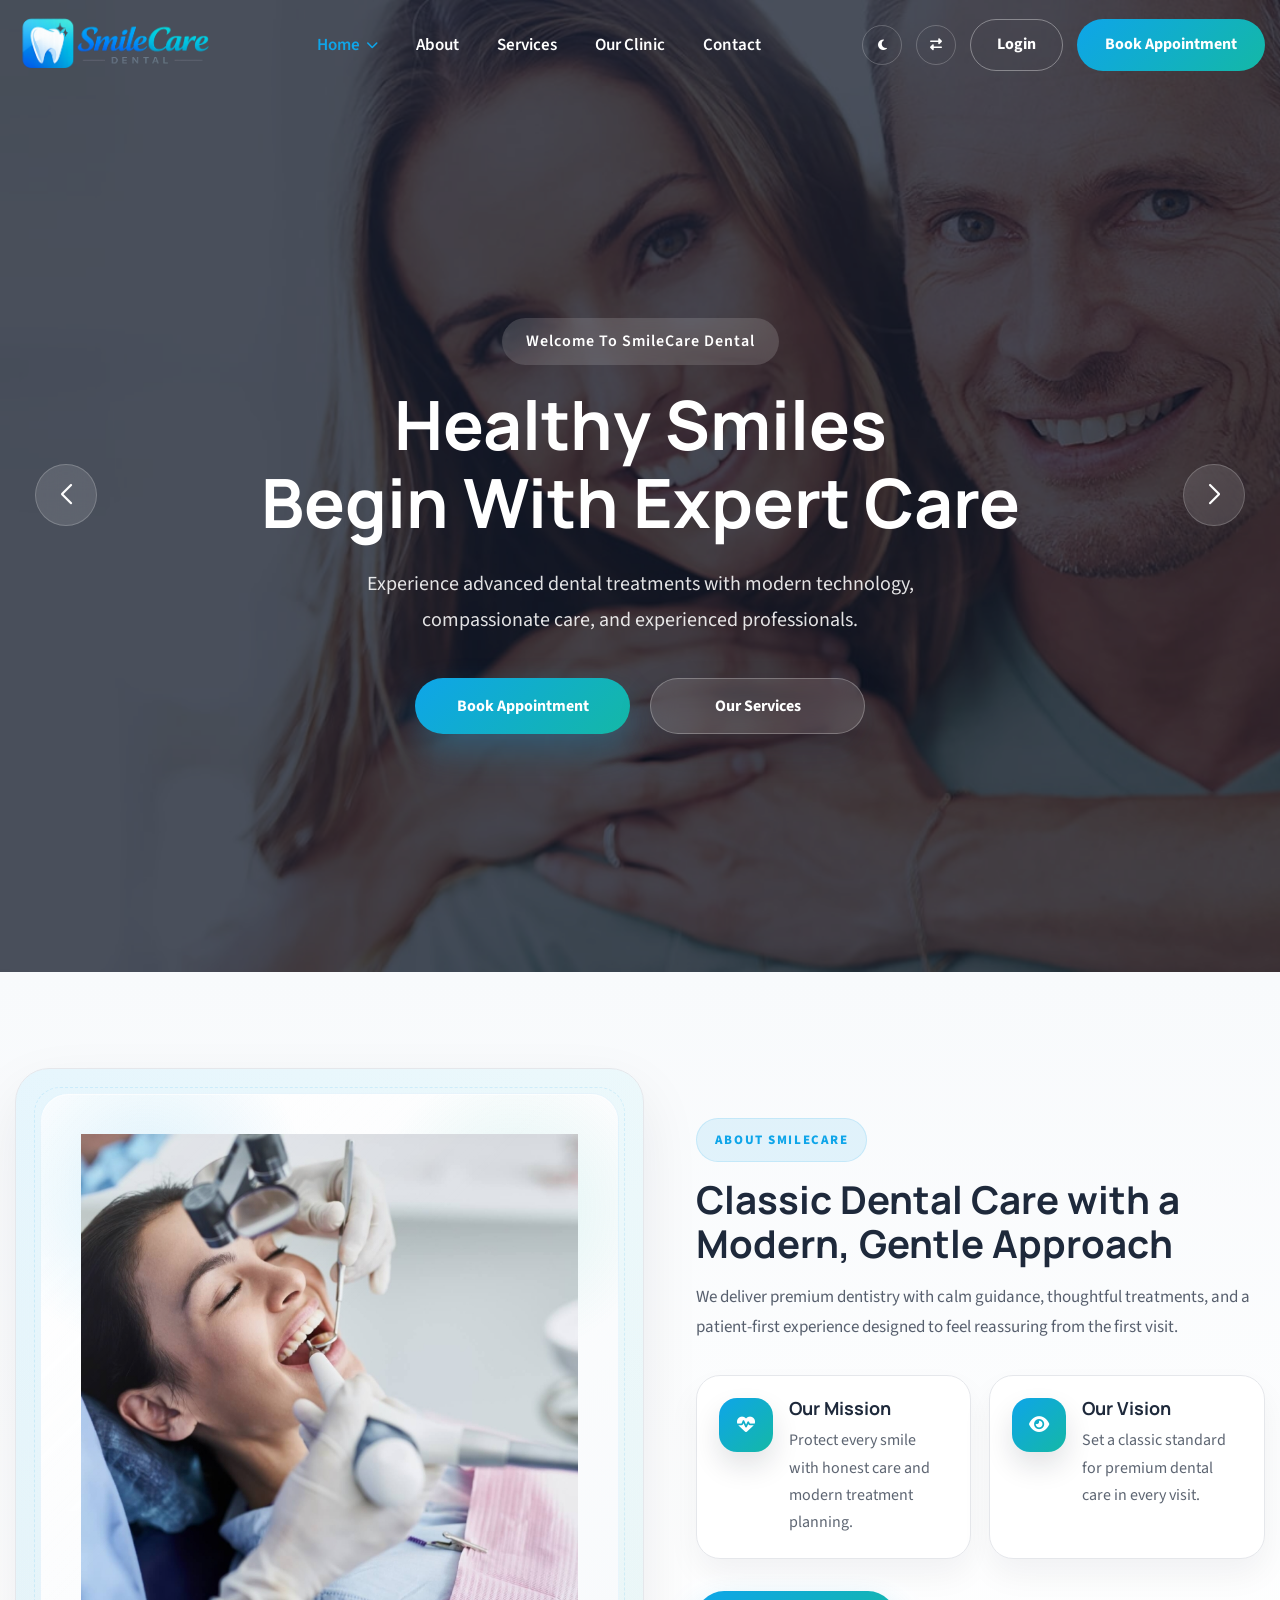
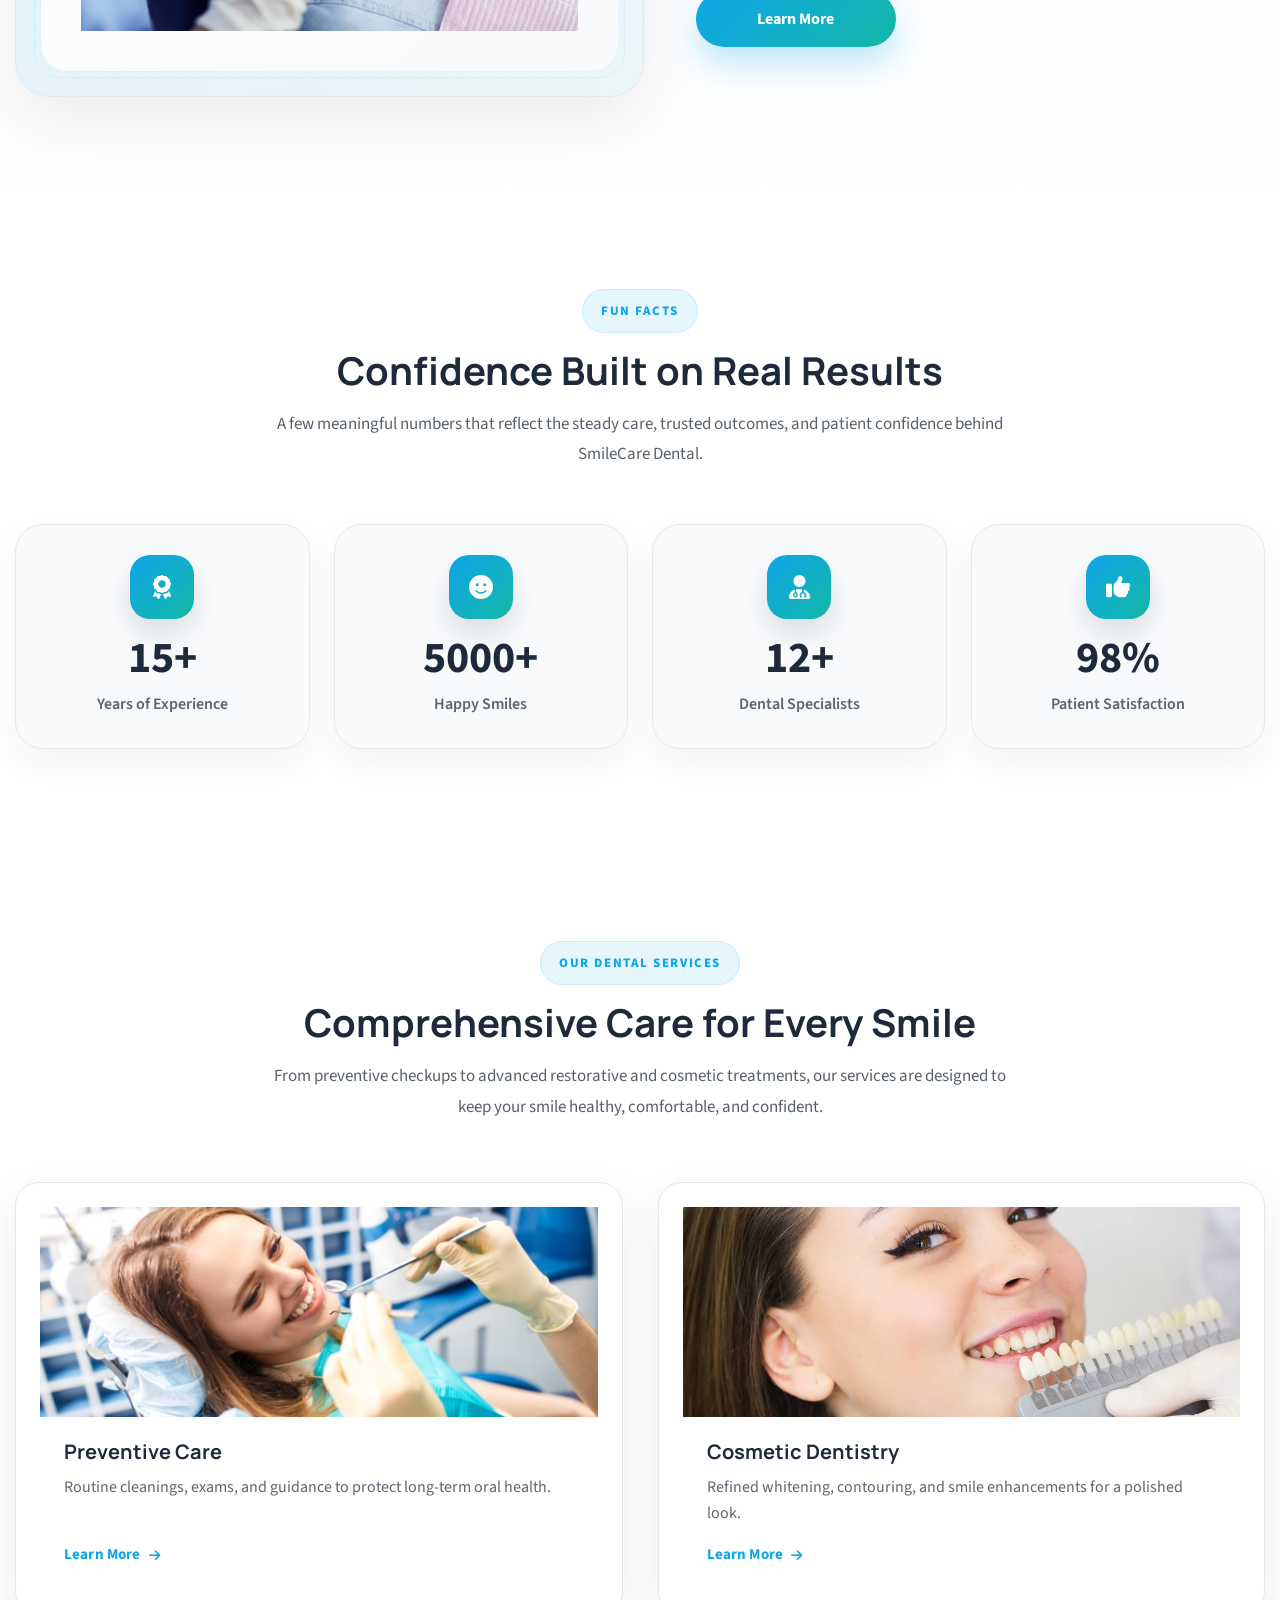
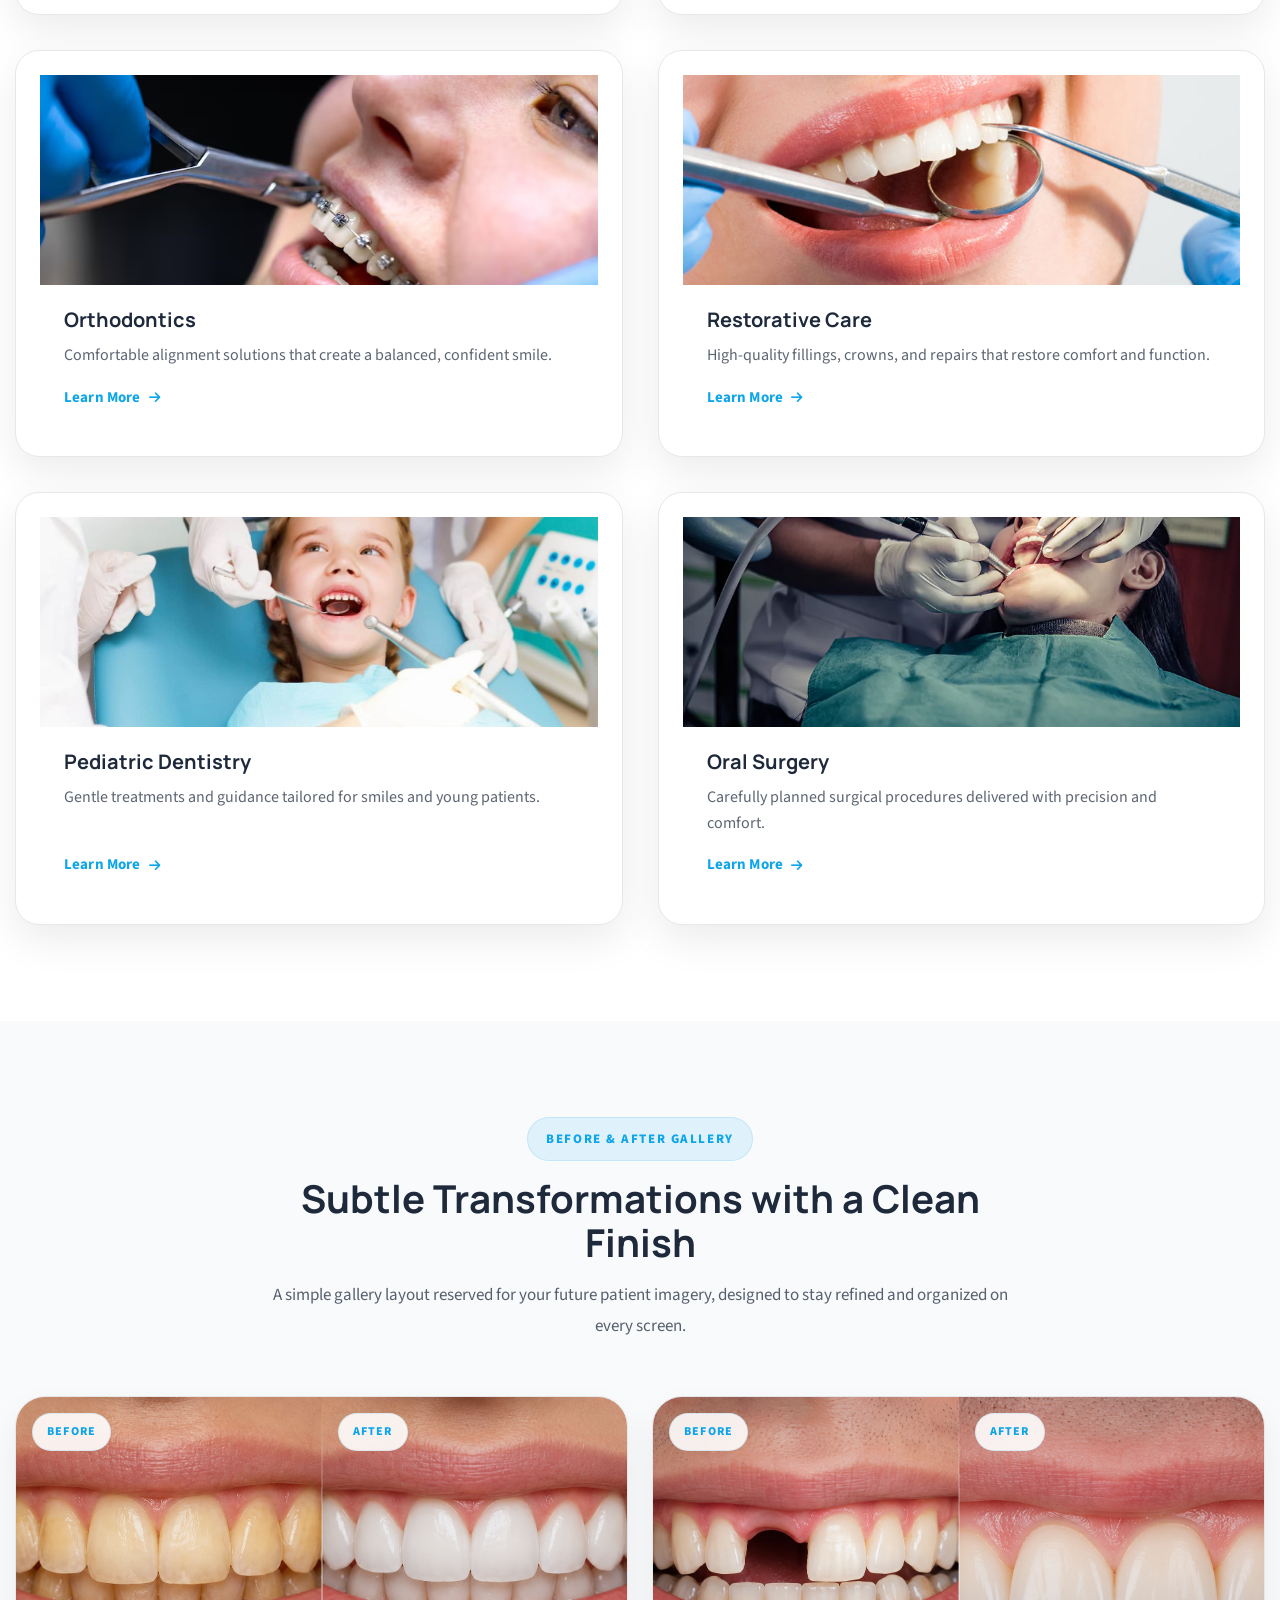
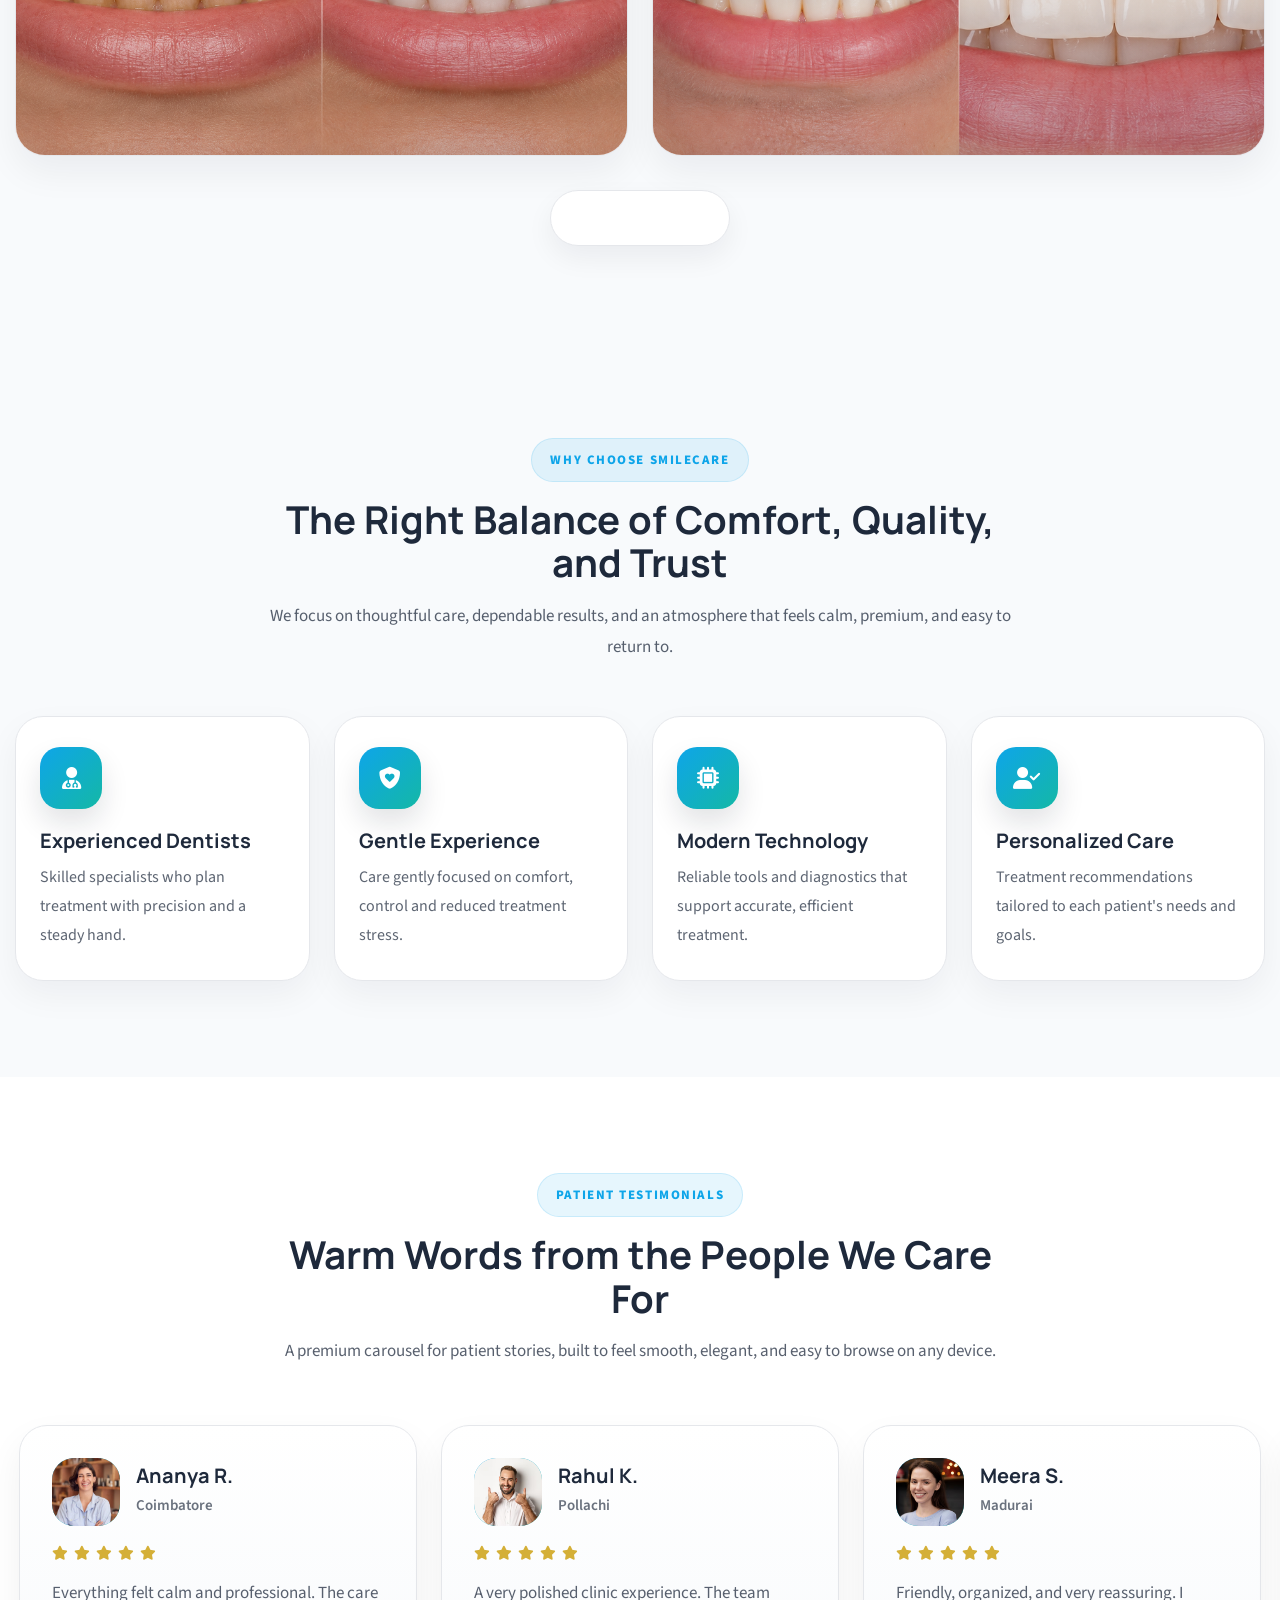
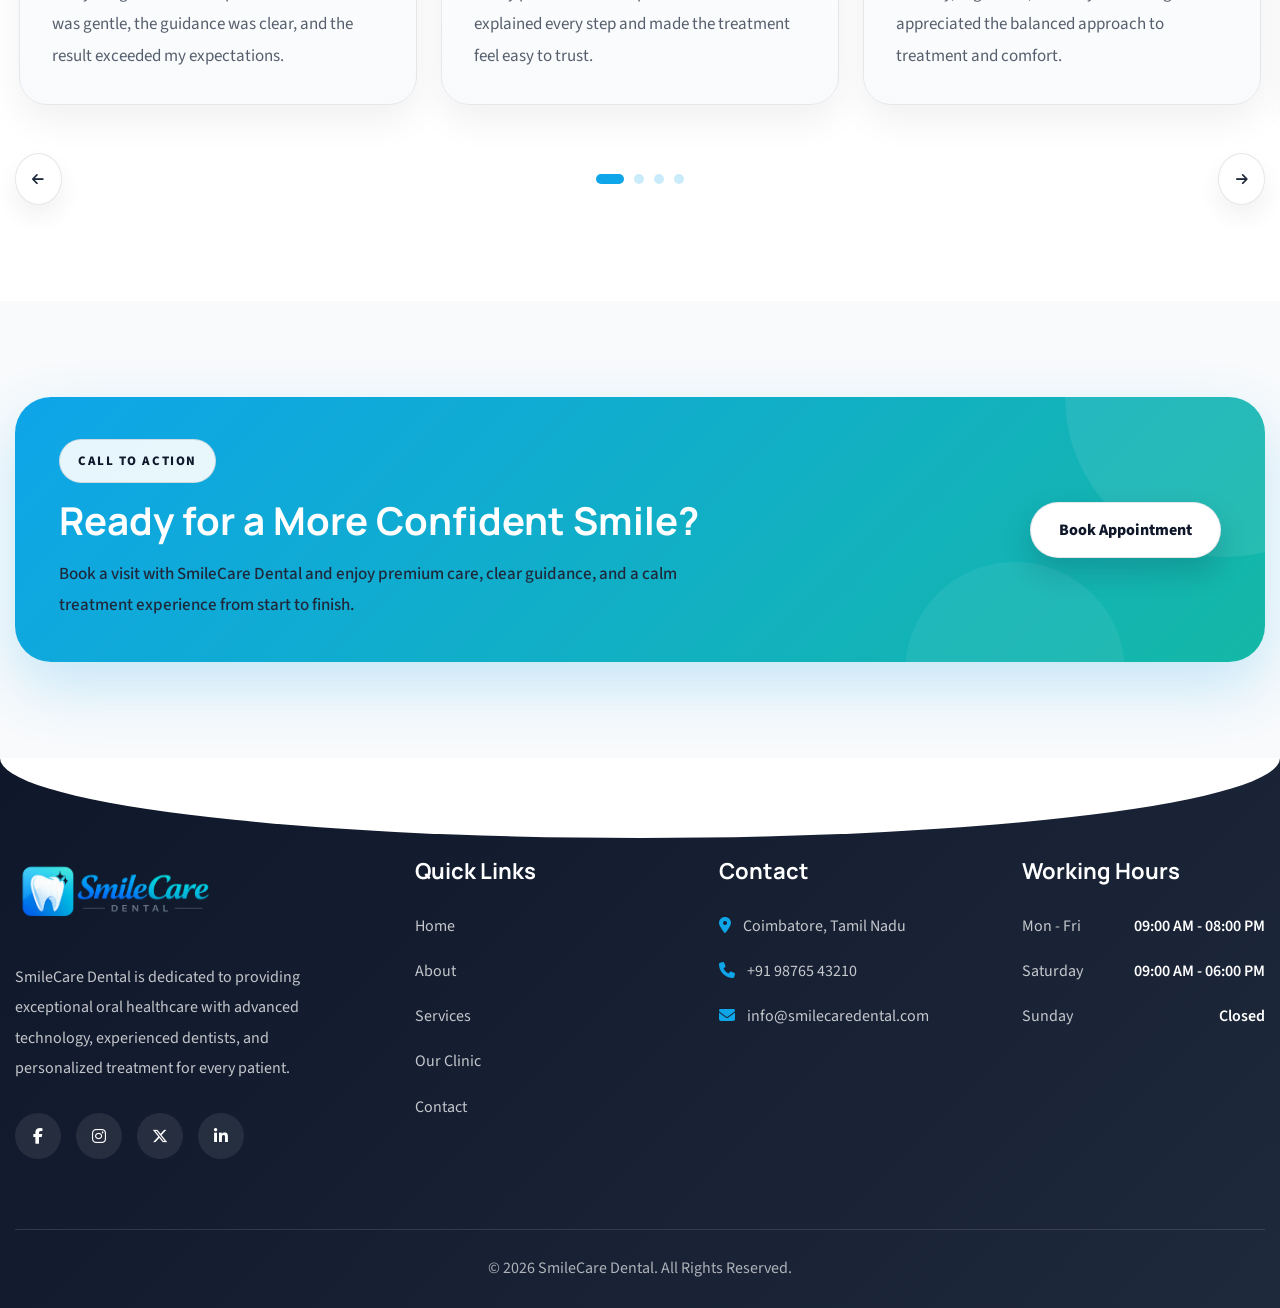
<file: index.html>
<!DOCTYPE html>
<html lang="en" dir="ltr">

<head>

    <!-- Meta -->
    <meta charset="UTF-8">
    <meta name="viewport" content="width=device-width, initial-scale=1.0">

    <!-- Title -->
    <title>SmileCare Dental</title>

    <!-- SEO -->
    <meta name="description"
        content="SmileCare Dental provides professional dental care including cleaning, fillings, braces, implants, teeth whitening and complete oral healthcare.">

    <meta name="keywords"
        content="Dental Clinic, Dentist, Teeth Whitening, Braces, Dental Implants, Root Canal, SmileCare Dental">

    <meta name="author" content="SmileCare Dental">

    <!-- Favicon -->
    <link rel="shortcut icon" href="images/favicon.png" type="image/png">

    <!-- Google Fonts -->
    <link rel="preconnect" href="https://fonts.googleapis.com">

    <link rel="preconnect" href="https://fonts.gstatic.com" crossorigin>

    <link
        href="https://fonts.googleapis.com/css2?family=Manrope:wght@400;500;600;700;800&family=Source+Sans+3:wght@400;500;600;700&display=swap"
        rel="stylesheet">

    <!-- Font Awesome -->

    <link rel="stylesheet" href="https://cdnjs.cloudflare.com/ajax/libs/font-awesome/6.7.2/css/all.min.css">

    <!-- AOS Animation -->

    <link rel="stylesheet" href="https://unpkg.com/aos@2.3.4/dist/aos.css">

    <link rel="stylesheet" href="https://cdn.jsdelivr.net/npm/swiper@11/swiper-bundle.min.css">

    <!-- CSS -->

    <link rel="stylesheet" href="css/style.css">

</head>

<body>

    <!--==============================
    Header Start
===============================-->

    <header class="header" id="header">

        <div class="container">

            <nav class="navbar">

                <!--========== Logo ==========-->

                <a href="index.html" class="logo">

                    <img src="images/logo.png" alt="SmileCare Dental Logo">

                </a>

                <!--========== Desktop Menu ==========-->

                <ul class="nav-menu">

                    <li class="nav-item dropdown">

                        <a href="#">
                            Home
                            <i class="fa-solid fa-chevron-down"></i>
                        </a>

                        <ul class="dropdown-menu">

                            <li>
                                <a href="index.html">Home 1</a>
                            </li>

                            <li>
                                <a href="home-2.html">Home 2</a>
                            </li>

                        </ul>

                    </li>

                    <li class="nav-item">
                        <a href="about.html">About</a>
                    </li>

                    <li class="nav-item">
                        <a href="services.html">Services</a>
                    </li>

                    <li class="nav-item">
                        <a href="our-clinic.html">Our Clinic</a>
                    </li>

                    <li class="nav-item">
                        <a href="contact.html">Contact</a>
                    </li>

                </ul>

                <!--========== Right Side ==========-->

                <div class="nav-right">

                    <!-- Dark Mode -->

                    <button class="nav-icon-btn" id="theme-toggle">

                        <i class="fa-solid fa-moon"></i>

                    </button>

                    <!-- RTL -->

                    <button class="nav-icon-btn" id="rtl-toggle">

                        <i class="fa-solid fa-right-left"></i>

                    </button>

                    <!-- Login -->

                    <a href="login.html" class="login-btn">

                        Login

                    </a>

                    <!-- CTA -->

                    <a href="book-appointment.html" class="appointment-btn">

                        Book Appointment

                    </a>

                    <!-- Mobile Toggle -->

                    <button class="menu-toggle" id="menu-toggle">

                        <span></span>
                        <span></span>
                        <span></span>

                    </button>

                </div>

            </nav>

        </div>

    </header>

    <!--==============================
    Mobile Sidebar
===============================-->

    <div class="mobile-overlay"></div>

    <div class="mobile-menu">

        <div class="mobile-header">

            <a href="index.html" class="mobile-logo">

                <img src="images/logo.png" alt="SmileCare Dental Logo">

            </a>

            <button class="close-menu">

                <i class="fa-solid fa-xmark"></i>

            </button>

        </div>

        <ul class="mobile-nav">

            <li class="mobile-dropdown">

                <button class="mobile-dropdown-btn">

                    Home

                    <i class="fa-solid fa-chevron-down"></i>

                </button>

                <ul class="mobile-submenu">

                    <li><a href="index.html">Home 1</a></li>

                    <li><a href="home-2.html">Home 2</a></li>

                </ul>

            </li>

            <li>

                <a href="about.html">

                    About

                </a>

            </li>

            <li>

                <a href="services.html">

                    Services

                </a>

            </li>

            <li>

                <a href="our-clinic.html">

                    Our Clinic

                </a>

            </li>

            <li>

                <a href="contact.html">

                    Contact

                </a>

            </li>

        </ul>

        <div class="mobile-toggles">

            <button class="nav-icon-btn" id="mobile-theme-toggle" type="button" aria-label="Toggle dark mode">
                <i class="fa-solid fa-moon"></i>
            </button>

            <button class="nav-icon-btn" id="mobile-rtl-toggle" type="button" aria-label="Toggle RTL mode">
                <i class="fa-solid fa-right-left"></i>
            </button>

        </div>

        <div class="mobile-buttons">

            <a href="login.html" class="mobile-login">

                Login

            </a>

            <a href="book-appointment.html" class="mobile-book">

                Book Appointment

            </a>

        </div>

    </div>

    <section class="hero">

        <div class="swiper hero-slider">

            <div class="swiper-wrapper">

                <!-- Slide 1 -->
                <div class="swiper-slide hero-slide">

                    <div class="hero-bg" style="background-image: url('images/hero-1.jpg');"></div>

                    <div class="container">

                        <div class="hero-content">

                            <span>Welcome To SmileCare Dental</span>

                            <h1>
                                Healthy Smiles <br>
                                Begin With Expert Care
                            </h1>

                            <p>
                                Experience advanced dental treatments with modern technology,
                                compassionate care, and experienced professionals.
                            </p>

                            <div class="hero-btns">

                                <a href="book-appointment.html" class="btn-primary">
                                    Book Appointment
                                </a>

                                <a href="services.html" class="btn-secondary">
                                    Our Services
                                </a>

                            </div>

                        </div>

                    </div>

                </div>

                <!-- Slide 2 -->
                <div class="swiper-slide hero-slide">

                    <div class="hero-bg" style="background-image: url('images/hero-2.jpg');"></div>

                    <div class="container">

                        <div class="hero-content">

                            <span>Professional Dental Solutions</span>

                            <h1>
                                Your Smile <br>
                                Our Priority
                            </h1>

                            <p>
                                Personalized dental care for children and adults with
                                world-class facilities.
                            </p>

                            <div class="hero-btns">

                                <a href="book-appointment.html" class="btn-primary">
                                    Book Appointment
                                </a>

                                <a href="#" class="btn-secondary">
                                    Learn More
                                </a>

                            </div>

                        </div>

                    </div>

                </div>

                <!-- Slide 3 -->
                <div class="swiper-slide hero-slide">

                    <div class="hero-bg" style="background-image: url('images/hero-3.jpg');"></div>

                    <div class="container">

                        <div class="hero-content">

                            <span>Modern Technology</span>

                            <h1>
                                Beautiful Smiles <br>
                                For Every Family
                            </h1>

                            <p>
                                Complete dental care with advanced equipment and friendly
                                specialists you can trust.
                            </p>

                            <div class="hero-btns">

                                <a href="#" class="btn-primary">
                                    Get Started
                                </a>

                                <a href="contact.html" class="btn-secondary">
                                    Contact Us
                                </a>

                            </div>

                        </div>

                    </div>

                </div>

            </div>

            <div class="swiper-button-prev"></div>
            <div class="swiper-button-next"></div>

        </div>

    </section>

    <!--==============================
    About SmileCare
===============================-->

    <section class="home-section about-section">

        <div class="container">

            <div class="about-grid">

                <div class="about-visual" data-aos="fade-right">

                    <div class="about-placeholder">

                        <img src="images/about-overview.jpg" alt="SmileCare Dental overview">

                    </div>

                </div>

                <div class="about-content" data-aos="fade-left">

                    <span class="section-kicker">About SmileCare</span>

                    <h2>Classic Dental Care with a Modern, Gentle Approach</h2>

                    <p class="section-description">
                        We deliver premium dentistry with calm guidance, thoughtful treatments, and a patient-first
                        experience designed to feel reassuring from the first visit.
                    </p>

                    <div class="about-feature-grid">

                        <article class="mini-feature-card">

                            <div class="mini-feature-icon">
                                <i class="fa-solid fa-heart-pulse"></i>
                            </div>

                            <div>
                                <h3>Our Mission</h3>
                                <p>Protect every smile with honest care and modern treatment planning.</p>
                            </div>

                        </article>

                        <article class="mini-feature-card">

                            <div class="mini-feature-icon">
                                <i class="fa-solid fa-eye"></i>
                            </div>

                            <div>
                                <h3>Our Vision</h3>
                                <p>Set a classic standard for premium dental care in every visit.</p>
                            </div>

                        </article>

                    </div>

                    <a href="about.html" class="btn-primary about-btn">Learn More</a>

                </div>

            </div>

        </div>

    </section>

    <!--==============================
    Fun Facts
===============================-->

    <section class="home-section facts-section">

        <div class="container">

            <div class="section-header" data-aos="fade-up">

                <span class="section-kicker">Fun Facts</span>

                <h2>Confidence Built on Real Results</h2>

                <p class="section-description">
                    A few meaningful numbers that reflect the steady care, trusted outcomes, and patient confidence
                    behind SmileCare Dental.
                </p>

            </div>

            <div class="facts-grid">

                <article class="fact-card" data-aos="fade-up">

                    <div class="fact-icon">
                        <i class="fa-solid fa-award"></i>
                    </div>

                    <strong class="fact-number" data-count="15" data-suffix="+">0</strong>

                    <span class="fact-label">Years of Experience</span>

                </article>

                <article class="fact-card" data-aos="fade-up" data-aos-delay="100">

                    <div class="fact-icon">
                        <i class="fa-solid fa-face-smile"></i>
                    </div>

                    <strong class="fact-number" data-count="5000" data-suffix="+">0</strong>

                    <span class="fact-label">Happy Smiles</span>

                </article>

                <article class="fact-card" data-aos="fade-up" data-aos-delay="200">

                    <div class="fact-icon">
                        <i class="fa-solid fa-user-doctor"></i>
                    </div>

                    <strong class="fact-number" data-count="12" data-suffix="+">0</strong>

                    <span class="fact-label">Dental Specialists</span>

                </article>

                <article class="fact-card" data-aos="fade-up" data-aos-delay="300">

                    <div class="fact-icon">
                        <i class="fa-solid fa-thumbs-up"></i>
                    </div>

                    <strong class="fact-number" data-count="98" data-suffix="%">0</strong>

                    <span class="fact-label">Patient Satisfaction</span>

                </article>

            </div>

        </div>

    </section>

    <!--==============================
    Our Dental Services
===============================-->

    <section class="home-section services-section">

        <div class="container">

            <div class="section-header" data-aos="fade-up">

                <span class="section-kicker">Our Dental Services</span>

                <h2>Comprehensive Care for Every Smile</h2>

                <p class="section-description">
                    From preventive checkups to advanced restorative and cosmetic treatments, our services are
                    designed to keep your smile healthy, comfortable, and confident.
                </p>

            </div>

            <div class="services-grid">

                <article class="service-card" data-aos="fade-up">

                    <div class="service-image">
                        <img src="images/preventive-care.jpg" alt="Preventive Care">
                    </div>

                    <div class="service-content">

                        <h3>Preventive Care</h3>

                        <p>
                            Routine cleanings, exams, and guidance to protect long-term oral health.
                        </p>

                        <a href="services.html" class="service-link">
                            Learn More
                        </a>

                    </div>

                </article>

                <article class="service-card" data-aos="fade-up" data-aos-delay="100">

                    <div class="service-image">
                        <img src="images/cosmetic.jpg" alt="Preventive Care">
                    </div>

                    <div class="service-content">
                        <h3>Cosmetic Dentistry</h3>

                        <p>Refined whitening, contouring, and smile enhancements for a polished look.</p>

                        <a href="services.html" class="service-link">Learn More</a>
                    </div>

                </article>

                <article class="service-card" data-aos="fade-up" data-aos-delay="200">

                    <div class="service-image">
                        <img src="images/ortho.jpg" alt="Preventive Care">
                    </div>

                    <div class="service-content">
                        <h3>Orthodontics</h3>

                        <p>Comfortable alignment solutions that create a balanced, confident smile.</p>

                        <a href="services.html" class="service-link">Learn More</a>

                    </div>

                </article>

                <article class="service-card" data-aos="fade-up">

                    <div class="service-image">
                        <img src="images/restorative.jpg" alt="Preventive Care">
                    </div>

                    <div class="service-content">
                        <h3>Restorative Care</h3>

                        <p>High-quality fillings, crowns, and repairs that restore comfort and function.</p>

                        <a href="services.html" class="service-link">Learn More</a>
                    </div>

                </article>

                <article class="service-card" data-aos="fade-up" data-aos-delay="100">

                    <div class="service-image">
                        <img src="images/pediatric.jpg" alt="Preventive Care">
                    </div>

                    <div class="service-content">
                        <h3>Pediatric Dentistry</h3>

                        <p>Gentle treatments and guidance tailored for smiles and young patients.</p>

                        <a href="services.html" class="service-link">Learn More</a>
                    </div>

                </article>

                <article class="service-card" data-aos="fade-up" data-aos-delay="200">

                    <div class="service-image">
                        <img src="images/oral.jpg" alt="Preventive Care">
                    </div>

                    <div class="service-content">
                        <h3>Oral Surgery</h3>

                        <p>Carefully planned surgical procedures delivered with precision and comfort.</p>

                        <a href="services.html" class="service-link">Learn More</a>
                    </div>

                </article>

            </div>

        </div>

    </section>

    <!--==============================
    Before & After Gallery
===============================-->

    <section class="home-section gallery-section">

        <div class="container">

            <div class="section-header" data-aos="fade-up">

                <span class="section-kicker">Before & After Gallery</span>

                <h2>Subtle Transformations with a Clean Finish</h2>

                <p class="section-description">
                    A simple gallery layout reserved for your future patient imagery, designed to stay refined and
                    organized on every screen.
                </p>

            </div>

            <div class="gallery-split-grid">

                <article class="gallery-split-card" data-aos="fade-up">

                    <div class="gallery-split-panel">
                        <img src="images/gallery-before-1.jpg" alt="Before treatment smile result">
                        <span class="gallery-split-label">Before</span>
                    </div>

                    <div class="gallery-split-panel">
                        <img src="images/gallery-after-1.jpg" alt="After treatment smile result">
                        <span class="gallery-split-label">After</span>
                    </div>

                </article>

                <article class="gallery-split-card" data-aos="fade-up" data-aos-delay="100">

                    <div class="gallery-split-panel">
                        <img src="images/gallery-before-2.jpg" alt="Before treatment smile result">
                        <span class="gallery-split-label">Before</span>
                    </div>

                    <div class="gallery-split-panel">
                        <img src="images/gallery-after-2.jpg" alt="After treatment smile result">
                        <span class="gallery-split-label">After</span>
                    </div>

                </article>

            </div>

            <div class="section-action" data-aos="fade-up">
                <a href="#" class="btn-secondary">View Gallery</a>
            </div>

        </div>

    </section>


    <!--==============================
    Why Choose SmileCare
===============================-->

    <section class="home-section choose-section">

        <div class="container">

            <div class="section-header" data-aos="fade-up">

                <span class="section-kicker">Why Choose SmileCare</span>

                <h2>The Right Balance of Comfort, Quality, and Trust</h2>

                <p class="section-description">
                    We focus on thoughtful care, dependable results, and an atmosphere that feels calm, premium, and
                    easy to return to.
                </p>

            </div>

            <div class="choose-grid">

                <article class="choose-card" data-aos="fade-up">

                    <div class="choose-icon">
                        <i class="fa-solid fa-user-doctor"></i>
                    </div>

                    <h3>Experienced Dentists</h3>

                    <p>Skilled specialists who plan treatment with precision and a steady hand.</p>

                </article>

                <article class="choose-card" data-aos="fade-up" data-aos-delay="100">

                    <div class="choose-icon">
                        <i class="fa-solid fa-shield-heart"></i>
                    </div>

                    <h3>Gentle Experience</h3>

                    <p>Care gently focused on comfort, control and reduced treatment stress.</p>

                </article>

                <article class="choose-card" data-aos="fade-up" data-aos-delay="200">

                    <div class="choose-icon">
                        <i class="fa-solid fa-microchip"></i>
                    </div>

                    <h3>Modern Technology</h3>

                    <p>Reliable tools and diagnostics that support accurate, efficient treatment.</p>

                </article>

                <article class="choose-card" data-aos="fade-up" data-aos-delay="300">

                    <div class="choose-icon">
                        <i class="fa-solid fa-user-check"></i>
                    </div>

                    <h3>Personalized Care</h3>

                    <p>Treatment recommendations tailored to each patient's needs and goals.</p>

                </article>

            </div>

        </div>

    </section>


    <!--==============================
    Patient Testimonials
===============================-->

    <section class="home-section testimonial-section">

        <div class="container">

            <div class="section-header" data-aos="fade-up">

                <span class="section-kicker">Patient Testimonials</span>

                <h2>Warm Words from the People We Care For</h2>

                <p class="section-description">
                    A premium carousel for patient stories, built to feel smooth, elegant, and easy to browse on any
                    device.
                </p>

            </div>

            <div class="testimonial-shell">

                <div class="swiper testimonial-swiper">

                    <div class="swiper-wrapper">

                        <div class="swiper-slide">

                            <article class="testimonial-card">

                                <div class="testimonial-head">

                                    <div class="testimonial-avatar">
                                        <img src="images/testi-1.jpg" alt="SmileCare Dental testimonial visual">
                                    </div>

                                    <div>
                                        <h3>Ananya R.</h3>
                                        <span>Coimbatore</span>
                                    </div>

                                </div>

                                <div class="testimonial-rating" aria-label="5 out of 5 stars">
                                    <i class="fa-solid fa-star"></i>
                                    <i class="fa-solid fa-star"></i>
                                    <i class="fa-solid fa-star"></i>
                                    <i class="fa-solid fa-star"></i>
                                    <i class="fa-solid fa-star"></i>
                                </div>

                                <p>
                                    Everything felt calm and professional. The care was gentle, the guidance was
                                    clear, and the result exceeded my expectations.
                                </p>

                            </article>

                        </div>

                        <div class="swiper-slide">

                            <article class="testimonial-card">

                                <div class="testimonial-head">

                                    <div class="testimonial-avatar">
                                        <img src="images/testi-2.jpg" alt="SmileCare Dental testimonial visual">
                                    </div>

                                    <div>
                                        <h3>Rahul K.</h3>
                                        <span>Pollachi</span>
                                    </div>

                                </div>

                                <div class="testimonial-rating" aria-label="5 out of 5 stars">
                                    <i class="fa-solid fa-star"></i>
                                    <i class="fa-solid fa-star"></i>
                                    <i class="fa-solid fa-star"></i>
                                    <i class="fa-solid fa-star"></i>
                                    <i class="fa-solid fa-star"></i>
                                </div>

                                <p>
                                    A very polished clinic experience. The team explained every step and made the
                                    treatment feel easy to trust.
                                </p>

                            </article>

                        </div>

                        <div class="swiper-slide">

                            <article class="testimonial-card">

                                <div class="testimonial-head">

                                    <div class="testimonial-avatar">
                                        <img src="images/testi-3.jpg" alt="SmileCare Dental testimonial visual">
                                    </div>

                                    <div>
                                        <h3>Meera S.</h3>
                                        <span>Madurai</span>
                                    </div>

                                </div>

                                <div class="testimonial-rating" aria-label="5 out of 5 stars">
                                    <i class="fa-solid fa-star"></i>
                                    <i class="fa-solid fa-star"></i>
                                    <i class="fa-solid fa-star"></i>
                                    <i class="fa-solid fa-star"></i>
                                    <i class="fa-solid fa-star"></i>
                                </div>

                                <p>
                                    Friendly, organized, and very reassuring. I appreciated the balanced approach to
                                    treatment and comfort.
                                </p>

                            </article>

                        </div>

                        <div class="swiper-slide">

                            <article class="testimonial-card">

                                <div class="testimonial-head">

                                    <div class="testimonial-avatar">
                                        <img src="images/testi-4.jpg" alt="SmileCare Dental testimonial visual">
                                    </div>

                                    <div>
                                        <h3>Vikram P.</h3>
                                        <span>Salem</span>
                                    </div>

                                </div>

                                <div class="testimonial-rating" aria-label="5 out of 5 stars">
                                    <i class="fa-solid fa-star"></i>
                                    <i class="fa-solid fa-star"></i>
                                    <i class="fa-solid fa-star"></i>
                                    <i class="fa-solid fa-star"></i>
                                    <i class="fa-solid fa-star"></i>
                                </div>

                                <p>
                                    The clinic felt premium without being intimidating. Clean design, steady care, and
                                    thoughtful service throughout.
                                </p>

                            </article>

                        </div>

                    </div>

                </div>

                <div class="testimonial-controls">
                    <button class="testimonial-prev" type="button" aria-label="Previous testimonial">
                        <i class="fa-solid fa-arrow-left"></i>
                    </button>

                    <div class="testimonial-pagination"></div>

                    <button class="testimonial-next" type="button" aria-label="Next testimonial">
                        <i class="fa-solid fa-arrow-right"></i>
                    </button>
                </div>

            </div>

        </div>

    </section>

    <!--==============================
    Call To Action
===============================-->

    <section class="home-section cta-section">

        <div class="container">

            <div class="cta-panel" data-aos="zoom-in">

                <div class="cta-content">

                    <span class="section-kicker">Call To Action</span>

                    <h2>Ready for a More Confident Smile?</h2>

                    <p class="section-description">
                        Book a visit with SmileCare Dental and enjoy premium care, clear guidance, and a calm treatment
                        experience from start to finish.
                    </p>

                </div>

                <a href="book-appointment.html" class="btn-primary cta-btn">Book Appointment</a>

            </div>

        </div>

    </section>

    <footer class="footer">

        <div class="container">

            <div class="footer-wrapper">

                <!-- Footer About -->

                <div class="footer-about">

                    <a href="index.html" class="footer-logo">
                        <img src="images/logo.png" alt="SmileCare Dental">
                    </a>

                    <p>
                        SmileCare Dental is dedicated to providing exceptional oral healthcare with advanced technology,
                        experienced dentists, and personalized treatment for every patient.
                    </p>

                    <div class="footer-social">

                        <a href="#"><i class="fab fa-facebook-f"></i></a>

                        <a href="#"><i class="fab fa-instagram"></i></a>

                        <a href="#"><i class="fab fa-x-twitter"></i></a>

                        <a href="#"><i class="fab fa-linkedin-in"></i></a>

                    </div>

                </div>

                <!-- Quick Links -->

                <div class="footer-links">

                    <h3>Quick Links</h3>

                    <ul>

                        <li><a href="index.html">Home</a></li>

                        <li><a href="about.html">About</a></li>

                        <li><a href="services.html">Services</a></li>

                        <li><a href="our-clinic.html">Our Clinic</a></li>

                        <li><a href="contact.html">Contact</a></li>

                    </ul>

                </div>

                <!-- Contact -->

                <div class="footer-contact">

                    <h3>Contact</h3>

                    <ul>

                        <li>
                            <i class="fas fa-location-dot"></i>
                            Coimbatore, Tamil Nadu
                        </li>

                        <li>
                            <i class="fas fa-phone"></i>
                            +91 98765 43210
                        </li>

                        <li>
                            <i class="fas fa-envelope"></i>
                            info@smilecaredental.com
                        </li>

                    </ul>

                </div>

                <!-- Working Hours -->

                <div class="footer-hours">

                    <h3>Working Hours</h3>

                    <ul>

                        <li>Mon - Fri <span>09:00 AM - 08:00 PM</span></li>

                        <li>Saturday <span>09:00 AM - 06:00 PM</span></li>

                        <li>Sunday <span>Closed</span></li>

                    </ul>

                </div>

            </div>

            <div class="footer-bottom">

                <p>
                    © 2026 SmileCare Dental. All Rights Reserved.
                </p>

            </div>

        </div>

    </footer>


    <!-- JS -->

    <script src="https://unpkg.com/aos@2.3.4/dist/aos.js"></script>

    <script src="https://cdn.jsdelivr.net/npm/swiper@11/swiper-bundle.min.js"></script>

    <script src="js/main.js"></script>

</body>

</html>
</file>
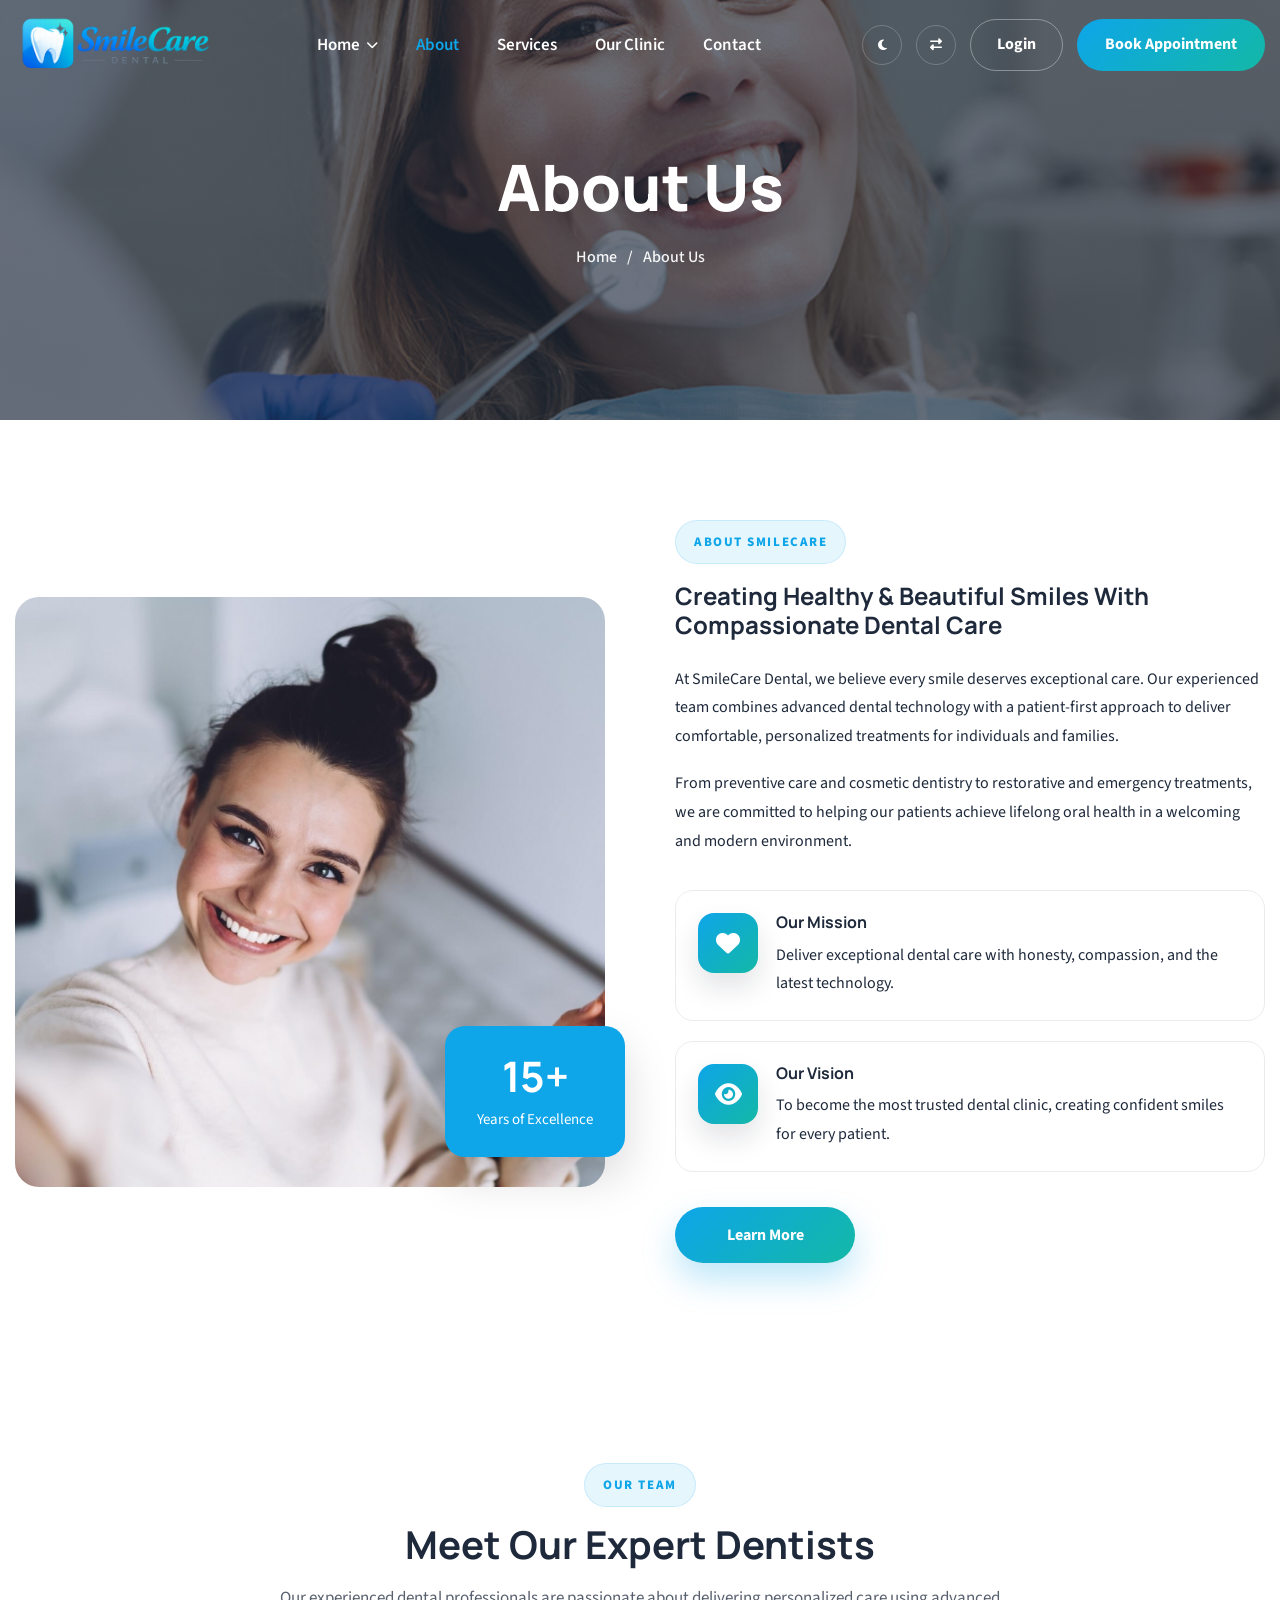
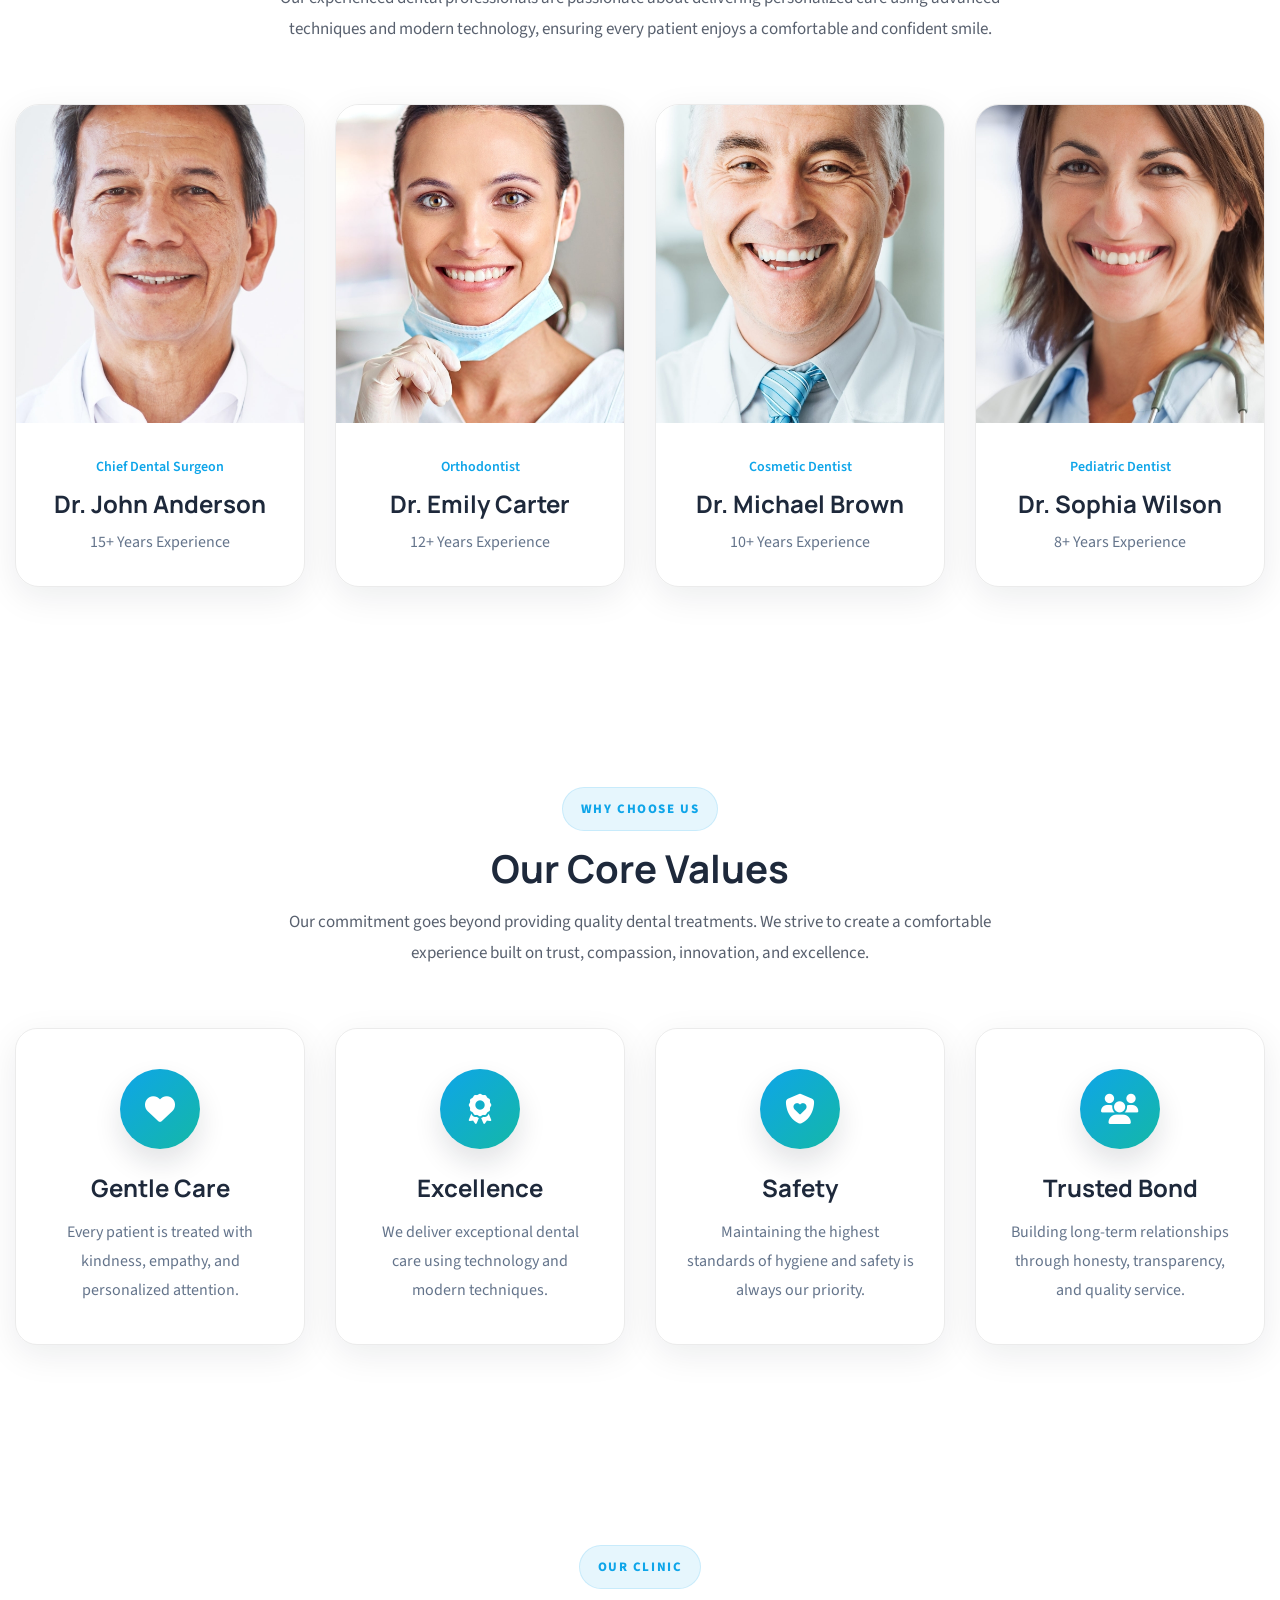
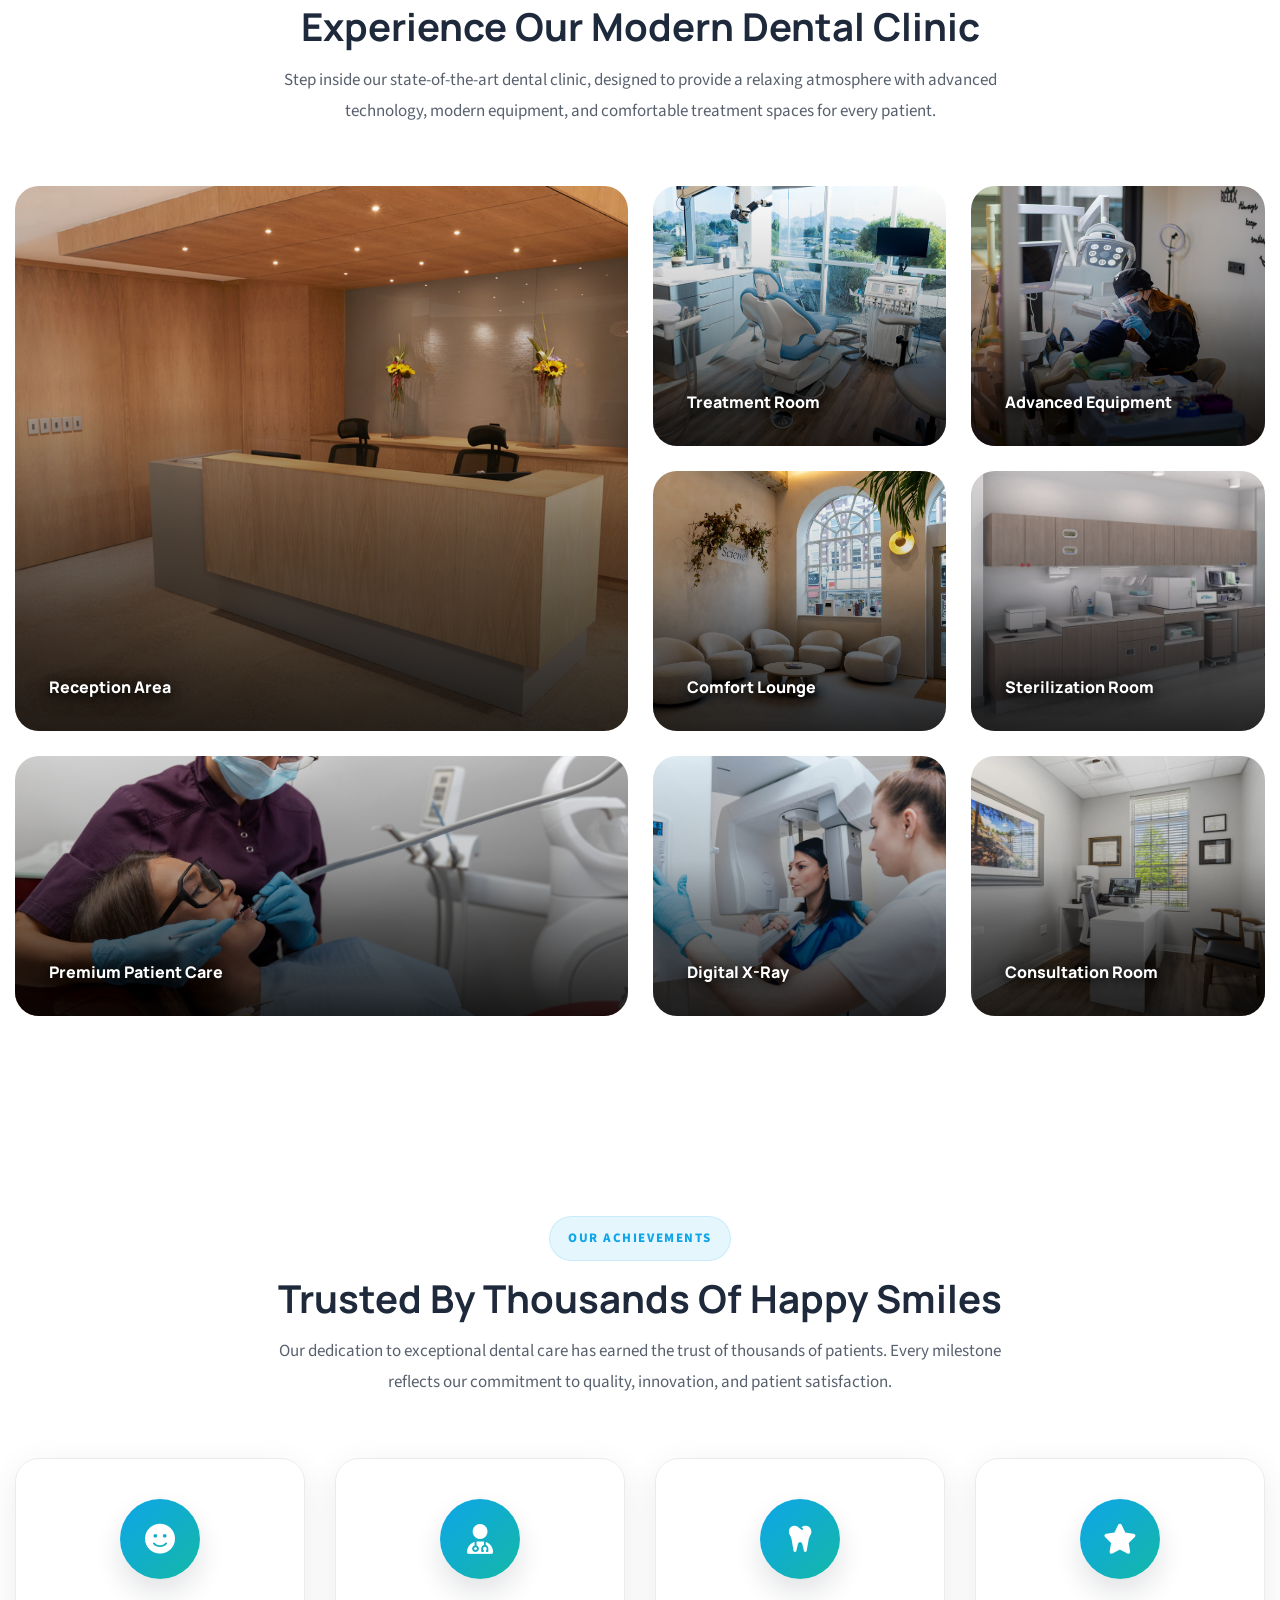
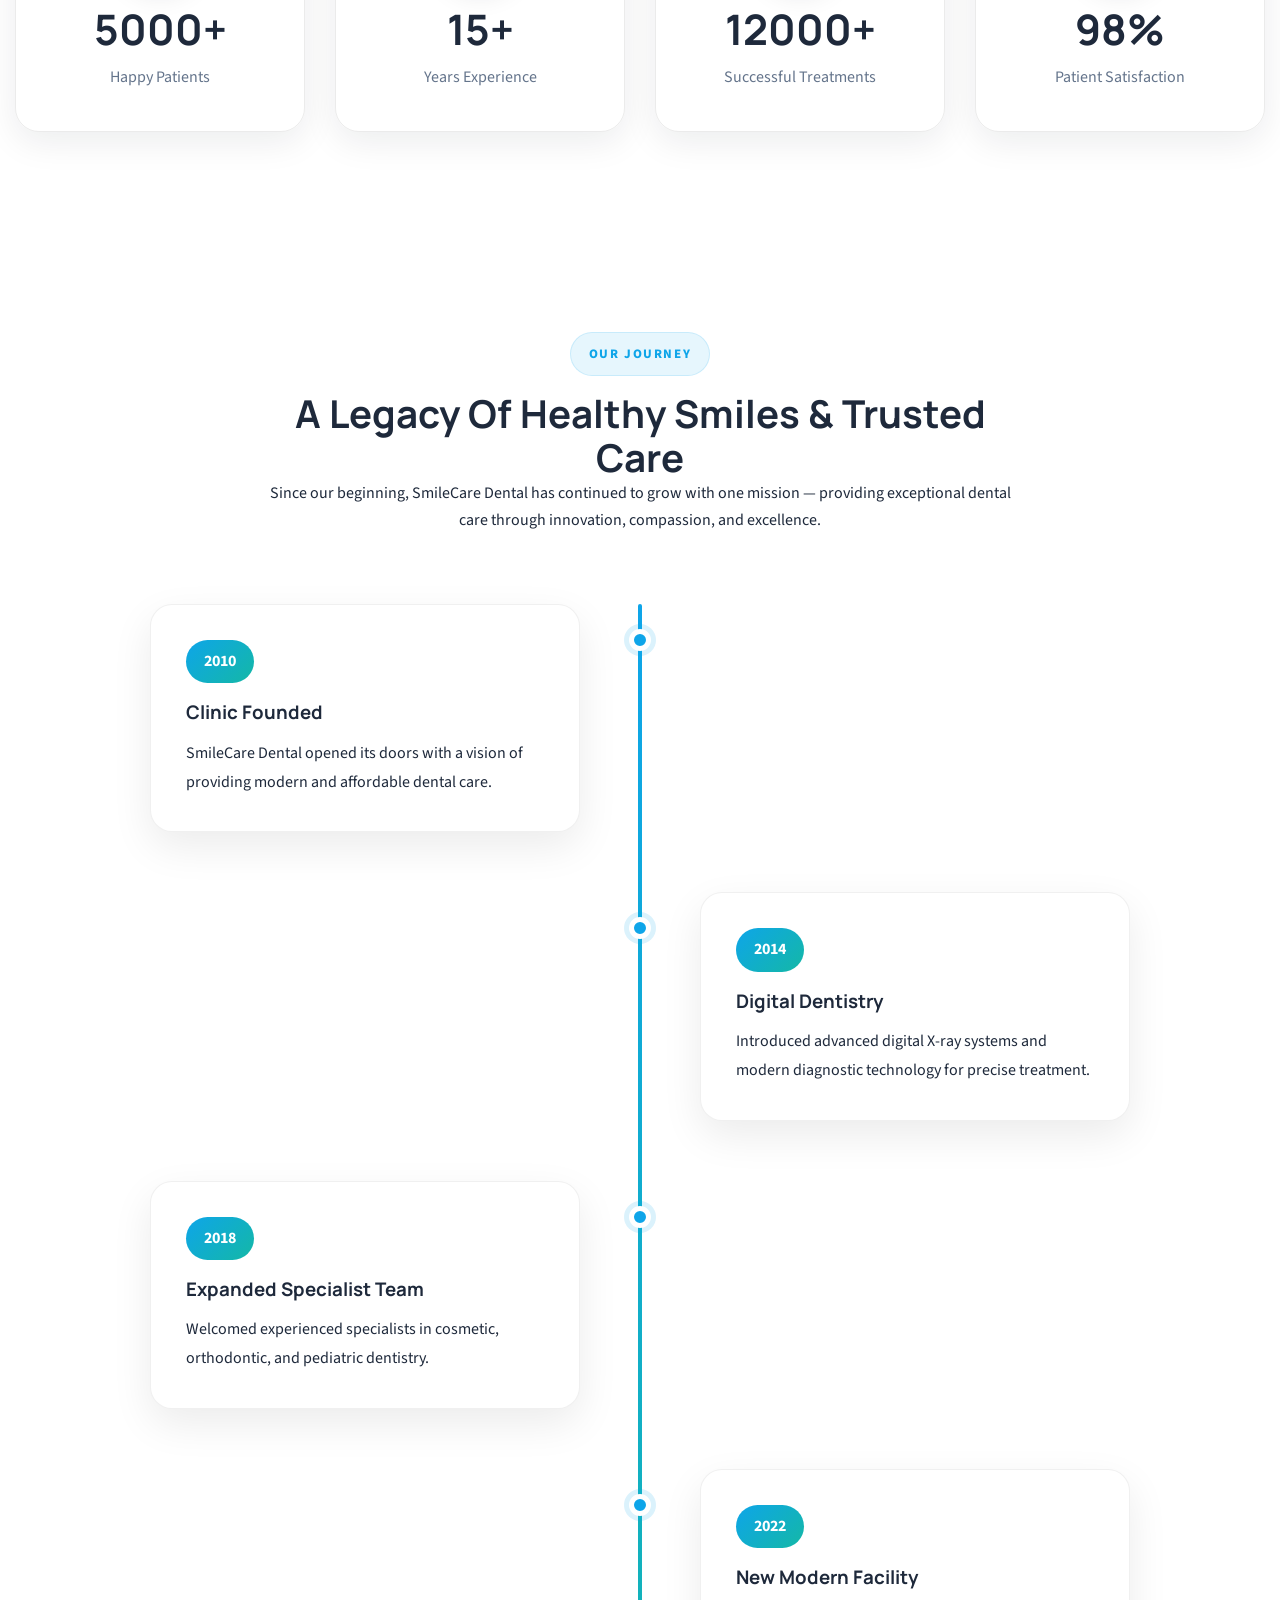
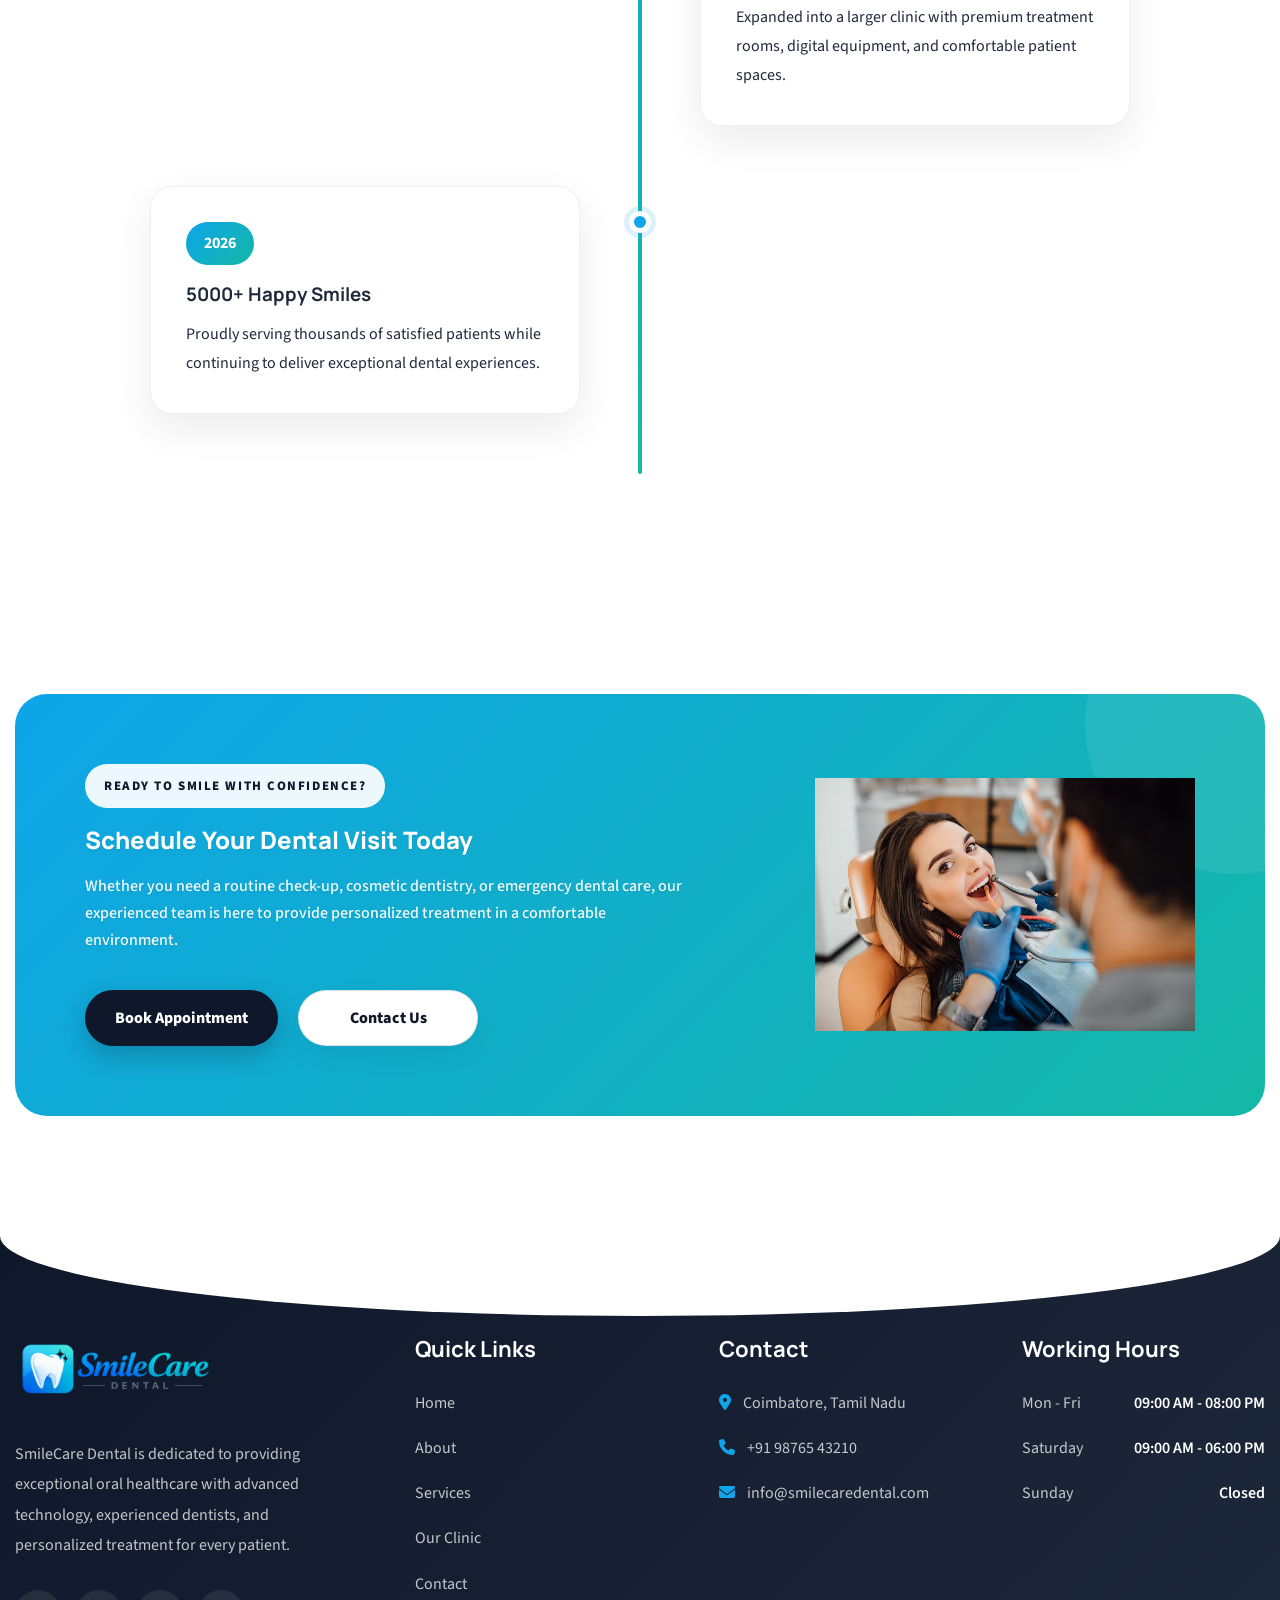
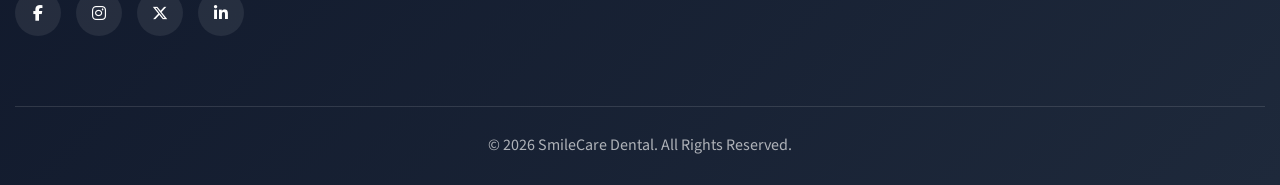
<file: about.html>
<!DOCTYPE html>
<html lang="en" dir="ltr">

<head>

    <!-- Meta -->
    <meta charset="UTF-8">
    <meta name="viewport" content="width=device-width, initial-scale=1.0">

    <!-- Title -->
    <title>SmileCare Dental</title>

    <!-- SEO -->
    <meta name="description"
        content="SmileCare Dental provides professional dental care including cleaning, fillings, braces, implants, teeth whitening and complete oral healthcare.">

    <meta name="keywords"
        content="Dental Clinic, Dentist, Teeth Whitening, Braces, Dental Implants, Root Canal, SmileCare Dental">

    <meta name="author" content="SmileCare Dental">

    <!-- Favicon -->
    <link rel="shortcut icon" href="images/favicon.png" type="image/png">

    <!-- Google Fonts -->
    <link rel="preconnect" href="https://fonts.googleapis.com">

    <link rel="preconnect" href="https://fonts.gstatic.com" crossorigin>

    <link
        href="https://fonts.googleapis.com/css2?family=Manrope:wght@400;500;600;700;800&family=Source+Sans+3:wght@400;500;600;700&display=swap"
        rel="stylesheet">

    <!-- Font Awesome -->

    <link rel="stylesheet" href="https://cdnjs.cloudflare.com/ajax/libs/font-awesome/6.7.2/css/all.min.css">

    <!-- AOS Animation -->

    <link rel="stylesheet" href="https://unpkg.com/aos@2.3.4/dist/aos.css">

    <link rel="stylesheet" href="https://cdn.jsdelivr.net/npm/swiper@11/swiper-bundle.min.css">

    <!-- CSS -->

    <link rel="stylesheet" href="css/style.css">

</head>

<body>

    <!--==============================
    Header Start
===============================-->

    <header class="header" id="header">

        <div class="container">

            <nav class="navbar">

                <!--========== Logo ==========-->

                <a href="index.html" class="logo">

                    <img src="images/logo.png" alt="SmileCare Dental Logo">

                </a>

                <!--========== Desktop Menu ==========-->

                <ul class="nav-menu">

                    <li class="nav-item dropdown">

                        <a href="#">
                            Home
                            <i class="fa-solid fa-chevron-down"></i>
                        </a>

                        <ul class="dropdown-menu">

                            <li>
                                <a href="index.html">Home 1</a>
                            </li>

                            <li>
                                <a href="home-2.html">Home 2</a>
                            </li>

                        </ul>

                    </li>

                    <li class="nav-item">
                        <a href="about.html">About</a>
                    </li>

                    <li class="nav-item">
                        <a href="services.html">Services</a>
                    </li>

                    <li class="nav-item">
                        <a href="our-clinic.html">Our Clinic</a>
                    </li>

                    <li class="nav-item">
                        <a href="contact.html">Contact</a>
                    </li>

                </ul>

                <!--========== Right Side ==========-->

                <div class="nav-right">

                    <!-- Dark Mode -->

                    <button class="nav-icon-btn" id="theme-toggle">

                        <i class="fa-solid fa-moon"></i>

                    </button>

                    <!-- RTL -->

                    <button class="nav-icon-btn" id="rtl-toggle">

                        <i class="fa-solid fa-right-left"></i>

                    </button>

                    <!-- Login -->

                    <a href="login.html" class="login-btn">

                        Login

                    </a>

                    <!-- CTA -->

                    <a href="book-appointment.html" class="appointment-btn">

                        Book Appointment

                    </a>

                    <!-- Mobile Toggle -->

                    <button class="menu-toggle" id="menu-toggle">

                        <span></span>
                        <span></span>
                        <span></span>

                    </button>

                </div>

            </nav>

        </div>

    </header>

    <!--==============================
    Mobile Sidebar
===============================-->

    <div class="mobile-overlay"></div>

    <div class="mobile-menu">

        <div class="mobile-header">

            <a href="index.html" class="mobile-logo">

                <img src="images/logo.png" alt="SmileCare Dental Logo">

            </a>

            <button class="close-menu">

                <i class="fa-solid fa-xmark"></i>

            </button>

        </div>

        <ul class="mobile-nav">

            <li class="mobile-dropdown">

                <button class="mobile-dropdown-btn">

                    Home

                    <i class="fa-solid fa-chevron-down"></i>

                </button>

                <ul class="mobile-submenu">

                    <li><a href="index.html">Home 1</a></li>

                    <li><a href="home-2.html">Home 2</a></li>

                </ul>

            </li>

            <li>

                <a href="about.html">

                    About

                </a>

            </li>

            <li>

                <a href="services.html">

                    Services

                </a>

            </li>

            <li>

                <a href="our-clinic.html">

                    Our Clinic

                </a>

            </li>

            <li>

                <a href="contact.html">

                    Contact

                </a>

            </li>

        </ul>

        <div class="mobile-toggles">

            <button class="nav-icon-btn" id="mobile-theme-toggle" type="button" aria-label="Toggle dark mode">
                <i class="fa-solid fa-moon"></i>
            </button>

            <button class="nav-icon-btn" id="mobile-rtl-toggle" type="button" aria-label="Toggle RTL mode">
                <i class="fa-solid fa-right-left"></i>
            </button>

        </div>

        <div class="mobile-buttons">

            <a href="login.html" class="mobile-login">

                Login

            </a>

            <a href="book-appointment.html" class="mobile-book">

                Book Appointment

            </a>

        </div>

    </div>

    <section class="page-banner about-banner">
        <div class="page-banner-overlay"></div>

        <div class="container">
            <div class="page-banner-content">
                <h1>About Us</h1>

                <nav class="breadcrumb">
                    <a href="index.html">Home</a>
                    <span>/</span>
                    <span>About Us</span>
                </nav>
            </div>
        </div>
    </section>

    <!--=====================================
    Our Story Section Start
======================================-->

    <section class="our-story section-padding">

        <div class="container">

            <div class="our-story-wrapper">

                <!-- Image -->

                <div class="our-story-image">

                    <img src="images/about-story.jpg" alt="SmileCare Dental">

                    <div class="experience-box">
                        <h3>15+</h3>
                        <span>Years of Excellence</span>
                    </div>

                </div>

                <!-- Content -->

                <div class="our-story-content">

                    <span class="section-kicker">
                        About SmileCare
                    </span>

                    <h2>
                        Creating Healthy & Beautiful Smiles With Compassionate Dental Care
                    </h2>

                    <p>
                        At SmileCare Dental, we believe every smile deserves exceptional care.
                        Our experienced team combines advanced dental technology with a
                        patient-first approach to deliver comfortable, personalized treatments
                        for individuals and families.
                    </p>

                    <p>
                        From preventive care and cosmetic dentistry to restorative and emergency
                        treatments, we are committed to helping our patients achieve lifelong
                        oral health in a welcoming and modern environment.
                    </p>

                    <div class="story-info">

                        <div class="story-card">

                            <div class="story-icon">
                                <i class="fa-solid fa-heart"></i>
                            </div>

                            <div>
                                <h4>Our Mission</h4>

                                <p>
                                    Deliver exceptional dental care with honesty,
                                    compassion, and the latest technology.
                                </p>
                            </div>

                        </div>

                        <div class="story-card">

                            <div class="story-icon">
                                <i class="fa-solid fa-eye"></i>
                            </div>

                            <div>
                                <h4>Our Vision</h4>

                                <p>
                                    To become the most trusted dental clinic,
                                    creating confident smiles for every patient.
                                </p>
                            </div>

                        </div>

                    </div>

                    <a href="contact.html" class="btn-primary">
                        Learn More
                    </a>

                </div>

            </div>

        </div>

    </section>

    <!--=====================================
    Our Story Section End
======================================-->

    <!--=====================================
    Meet Our Dentists Start
======================================-->

    <section class="team-section section-padding">

        <div class="container">

            <div class="section-header">
                <span class="section-kicker">Our Team</span>

                <h2>Meet Our Expert Dentists</h2>

                <p class="section-description">
                    Our experienced dental professionals are passionate about delivering
                    personalized care using advanced techniques and modern technology,
                    ensuring every patient enjoys a comfortable and confident smile.
                </p>
            </div>

            <div class="team-grid">

                <!-- Doctor 1 -->

                <div class="team-card">

                    <div class="team-image">
                        <img src="images/team-1.jpg" alt="Doctor">

                        <div class="team-social">
                            <a href="#"><i class="fab fa-facebook-f"></i></a>
                            <a href="#"><i class="fab fa-instagram"></i></a>
                            <a href="#"><i class="fab fa-linkedin-in"></i></a>
                        </div>
                    </div>

                    <div class="team-content">

                        <span>Chief Dental Surgeon</span>

                        <h3>Dr. John Anderson</h3>

                        <p>15+ Years Experience</p>

                    </div>

                </div>

                <!-- Doctor 2 -->

                <div class="team-card">

                    <div class="team-image">
                        <img src="images/team-2.jpg" alt="Doctor">

                        <div class="team-social">
                            <a href="#"><i class="fab fa-facebook-f"></i></a>
                            <a href="#"><i class="fab fa-instagram"></i></a>
                            <a href="#"><i class="fab fa-linkedin-in"></i></a>
                        </div>
                    </div>

                    <div class="team-content">

                        <span>Orthodontist</span>

                        <h3>Dr. Emily Carter</h3>

                        <p>12+ Years Experience</p>

                    </div>

                </div>

                <!-- Doctor 3 -->

                <div class="team-card">

                    <div class="team-image">
                        <img src="images/team-3.jpg" alt="Doctor">

                        <div class="team-social">
                            <a href="#"><i class="fab fa-facebook-f"></i></a>
                            <a href="#"><i class="fab fa-instagram"></i></a>
                            <a href="#"><i class="fab fa-linkedin-in"></i></a>
                        </div>
                    </div>

                    <div class="team-content">

                        <span>Cosmetic Dentist</span>

                        <h3>Dr. Michael Brown</h3>

                        <p>10+ Years Experience</p>

                    </div>

                </div>

                <!-- Doctor 4 -->

                <div class="team-card">

                    <div class="team-image">
                        <img src="images/team-4.jpg" alt="Doctor">

                        <div class="team-social">
                            <a href="#"><i class="fab fa-facebook-f"></i></a>
                            <a href="#"><i class="fab fa-instagram"></i></a>
                            <a href="#"><i class="fab fa-linkedin-in"></i></a>
                        </div>
                    </div>

                    <div class="team-content">

                        <span>Pediatric Dentist</span>

                        <h3>Dr. Sophia Wilson</h3>

                        <p>8+ Years Experience</p>

                    </div>

                </div>

            </div>

        </div>

    </section>

    <!--=====================================
    Meet Our Dentists End
======================================-->


    <!--=====================================
    Core Values Section Start
======================================-->

    <section class="core-values section-padding">

        <div class="container">

            <div class="section-header">
                <span class="section-kicker">Why Choose Us</span>

                <h2>Our Core Values</h2>

                <p class="section-description">
                    Our commitment goes beyond providing quality dental treatments.
                    We strive to create a comfortable experience built on trust,
                    compassion, innovation, and excellence.
                </p>
            </div>

            <div class="values-grid">

                <!-- Card 1 -->

                <div class="value-card">

                    <div class="value-icon">
                        <i class="fa-solid fa-heart"></i>
                    </div>

                    <h3>Gentle Care</h3>

                    <p>
                        Every patient is treated with kindness, empathy,
                        and personalized attention.
                    </p>

                </div>

                <!-- Card 2 -->

                <div class="value-card">

                    <div class="value-icon">
                        <i class="fa-solid fa-award"></i>
                    </div>

                    <h3>Excellence</h3>

                    <p>
                        We deliver exceptional dental care using
                        technology and modern techniques.
                    </p>

                </div>

                <!-- Card 3 -->

                <div class="value-card">

                    <div class="value-icon">
                        <i class="fa-solid fa-shield-heart"></i>
                    </div>

                    <h3>Safety</h3>

                    <p>
                        Maintaining the highest standards of hygiene
                        and safety is always our priority.
                    </p>

                </div>

                <!-- Card 4 -->

                <div class="value-card">

                    <div class="value-icon">
                        <i class="fa-solid fa-users"></i>
                    </div>

                    <h3>Trusted Bond</h3>

                    <p>
                        Building long-term relationships through honesty,
                        transparency, and quality service.
                    </p>

                </div>

            </div>

        </div>

    </section>

    <!--=====================================
    Core Values Section End
======================================-->


    <!--=====================================
    Modern Clinic Gallery Start
======================================-->

    <section class="clinic-gallery section-padding">

        <div class="container">

            <div class="section-header">

                <span class="section-kicker">
                    Our Clinic
                </span>

                <h2>
                    Experience Our Modern Dental Clinic
                </h2>

                <p class="section-description">
                    Step inside our state-of-the-art dental clinic, designed to provide
                    a relaxing atmosphere with advanced technology, modern equipment,
                    and comfortable treatment spaces for every patient.
                </p>

            </div>

            <div class="gallery-grid">

                <div class="gallery-item gallery-large">
                    <img src="images/clinic-1.jpg" alt="Reception Area">
                    <div class="gallery-overlay">
                        <h4>Reception Area</h4>
                    </div>
                </div>

                <div class="gallery-item">
                    <img src="images/clinic-2.jpg" alt="Treatment Room">
                    <div class="gallery-overlay">
                        <h4>Treatment Room</h4>
                    </div>
                </div>

                <div class="gallery-item">
                    <img src="images/clinic-3.jpg" alt="Dental Equipment">
                    <div class="gallery-overlay">
                        <h4>Advanced Equipment</h4>
                    </div>
                </div>

                <div class="gallery-item">
                    <img src="images/clinic-4.jpg" alt="Waiting Lounge">
                    <div class="gallery-overlay">
                        <h4>Comfort Lounge</h4>
                    </div>
                </div>

                <div class="gallery-item gallery-wide">
                    <img src="images/clinic-5.jpg" alt="Dental Care">
                    <div class="gallery-overlay">
                        <h4>Premium Patient Care</h4>
                    </div>
                </div>

                <!-- Image 6 -->

                <div class="gallery-item">
                    <img src="images/clinic-6.jpg" alt="Sterilization Room">
                    <div class="gallery-overlay">
                        <h4>Sterilization Room</h4>
                    </div>
                </div>

                <!-- Image 7 -->

                <div class="gallery-item">
                    <img src="images/clinic-7.jpg" alt="Digital X-Ray">
                    <div class="gallery-overlay">
                        <h4>Digital X-Ray</h4>
                    </div>
                </div>

                <!-- Image 8 -->

                <div class="gallery-item">
                    <img src="images/clinic-8.jpg" alt="Consultation Room">
                    <div class="gallery-overlay">
                        <h4>Consultation Room</h4>
                    </div>
                </div>

            </div>

        </div>

    </section>

    <!--=====================================
    Modern Clinic Gallery End
======================================-->




    <!--=====================================
    Achievements Section Start
======================================-->

    <section class="achievement-section section-padding">

        <div class="container">

            <div class="section-header">
                <span class="section-kicker">Our Achievements</span>

                <h2>Trusted By Thousands Of Happy Smiles</h2>

                <p class="section-description">
                    Our dedication to exceptional dental care has earned the trust of
                    thousands of patients. Every milestone reflects our commitment to
                    quality, innovation, and patient satisfaction.
                </p>
            </div>

            <div class="achievement-grid">

                <div class="achievement-card">
                    <div class="achievement-icon">
                        <i class="fa-solid fa-face-smile"></i>
                    </div>

                    <h3><span class="counter">5000</span>+</h3>

                    <p>Happy Patients</p>
                </div>

                <div class="achievement-card">
                    <div class="achievement-icon">
                        <i class="fa-solid fa-user-doctor"></i>
                    </div>

                    <h3><span class="counter">15</span>+</h3>

                    <p>Years Experience</p>
                </div>

                <div class="achievement-card">
                    <div class="achievement-icon">
                        <i class="fa-solid fa-tooth"></i>
                    </div>

                    <h3><span class="counter">12000</span>+</h3>

                    <p>Successful Treatments</p>
                </div>

                <div class="achievement-card">
                    <div class="achievement-icon">
                        <i class="fa-solid fa-star"></i>
                    </div>

                    <h3><span class="counter">98</span>%</h3>

                    <p>Patient Satisfaction</p>
                </div>

            </div>

        </div>

    </section>

    <!--=====================================
    Achievements Section End
======================================-->

    <!--=====================================
    Our Journey Start
======================================-->

    <section class="journey-section section-padding">

        <div class="container">

            <div class="section-header">

                <span class="section-kicker">
                    Our Journey
                </span>

                <h2>
                    A Legacy Of Healthy Smiles & Trusted Care
                </h2>

                <p>
                    Since our beginning, SmileCare Dental has continued to grow with one
                    mission — providing exceptional dental care through innovation,
                    compassion, and excellence.
                </p>

            </div>

            <div class="timeline">

                <div class="timeline-item left">

                    <div class="timeline-content">
                        <span class="timeline-year">2010</span>

                        <h3>Clinic Founded</h3>

                        <p>
                            SmileCare Dental opened its doors with a vision of providing
                            modern and affordable dental care.
                        </p>
                    </div>

                </div>

                <div class="timeline-item right">

                    <div class="timeline-content">

                        <span class="timeline-year">2014</span>

                        <h3>Digital Dentistry</h3>

                        <p>
                            Introduced advanced digital X-ray systems and modern diagnostic
                            technology for precise treatment.
                        </p>

                    </div>

                </div>

                <div class="timeline-item left">

                    <div class="timeline-content">

                        <span class="timeline-year">2018</span>

                        <h3>Expanded Specialist Team</h3>

                        <p>
                            Welcomed experienced specialists in cosmetic, orthodontic,
                            and pediatric dentistry.
                        </p>

                    </div>

                </div>

                <div class="timeline-item right">

                    <div class="timeline-content">

                        <span class="timeline-year">2022</span>

                        <h3>New Modern Facility</h3>

                        <p>
                            Expanded into a larger clinic with premium treatment rooms,
                            digital equipment, and comfortable patient spaces.
                        </p>

                    </div>

                </div>

                <div class="timeline-item left">

                    <div class="timeline-content">

                        <span class="timeline-year">2026</span>

                        <h3>5000+ Happy Smiles</h3>

                        <p>
                            Proudly serving thousands of satisfied patients while
                            continuing to deliver exceptional dental experiences.
                        </p>

                    </div>

                </div>

            </div>

        </div>

    </section>

    <!--=====================================
    Our Journey End
======================================-->

    <!--=====================================
    CTA Section Start
======================================-->

    <section class="about-cta">

        <div class="container">

            <div class="about-cta-wrapper">

                <div class="about-cta-content">

                    <span class="section-kicker">
                        Ready To Smile With Confidence?
                    </span>

                    <h2>
                        Schedule Your Dental Visit Today
                    </h2>

                    <p>
                        Whether you need a routine check-up, cosmetic dentistry,
                        or emergency dental care, our experienced team is here to
                        provide personalized treatment in a comfortable environment.
                    </p>

                    <div class="about-cta-buttons">

                        <a href="book-appointment.html" class="btn-primary">
                            Book Appointment
                        </a>

                        <a href="contact.html" class="btn-secondary">
                            Contact Us
                        </a>

                    </div>

                </div>

                <div class="about-cta-image">

                    <img src="images/cta-doctor.png" alt="SmileCare Dentist">

                </div>

            </div>

        </div>

    </section>

    <!--=====================================
    CTA Section End
======================================-->

    <footer class="footer">

        <div class="container">

            <div class="footer-wrapper">

                <!-- Footer About -->

                <div class="footer-about">

                    <a href="index.html" class="footer-logo">
                        <img src="images/logo.png" alt="SmileCare Dental">
                    </a>

                    <p>
                        SmileCare Dental is dedicated to providing exceptional oral healthcare with advanced technology,
                        experienced dentists, and personalized treatment for every patient.
                    </p>

                    <div class="footer-social">

                        <a href="#"><i class="fab fa-facebook-f"></i></a>

                        <a href="#"><i class="fab fa-instagram"></i></a>

                        <a href="#"><i class="fab fa-x-twitter"></i></a>

                        <a href="#"><i class="fab fa-linkedin-in"></i></a>

                    </div>

                </div>

                <!-- Quick Links -->

                <div class="footer-links">

                    <h3>Quick Links</h3>

                    <ul>

                        <li><a href="index.html">Home</a></li>

                        <li><a href="about.html">About</a></li>

                        <li><a href="services.html">Services</a></li>

                        <li><a href="our-clinic.html">Our Clinic</a></li>

                        <li><a href="contact.html">Contact</a></li>

                    </ul>

                </div>

                <!-- Contact -->

                <div class="footer-contact">

                    <h3>Contact</h3>

                    <ul>

                        <li>
                            <i class="fas fa-location-dot"></i>
                            Coimbatore, Tamil Nadu
                        </li>

                        <li>
                            <i class="fas fa-phone"></i>
                            +91 98765 43210
                        </li>

                        <li>
                            <i class="fas fa-envelope"></i>
                            info@smilecaredental.com
                        </li>

                    </ul>

                </div>

                <!-- Working Hours -->

                <div class="footer-hours">

                    <h3>Working Hours</h3>

                    <ul>

                        <li>Mon - Fri <span>09:00 AM - 08:00 PM</span></li>

                        <li>Saturday <span>09:00 AM - 06:00 PM</span></li>

                        <li>Sunday <span>Closed</span></li>

                    </ul>

                </div>

            </div>

            <div class="footer-bottom">

                <p>
                    © 2026 SmileCare Dental. All Rights Reserved.
                </p>

            </div>

        </div>

    </footer>


    <!-- JS -->

    <script src="https://unpkg.com/aos@2.3.4/dist/aos.js"></script>

    <script src="https://cdn.jsdelivr.net/npm/swiper@11/swiper-bundle.min.js"></script>

    <script src="js/main.js"></script>

</body>

</html>
</file>
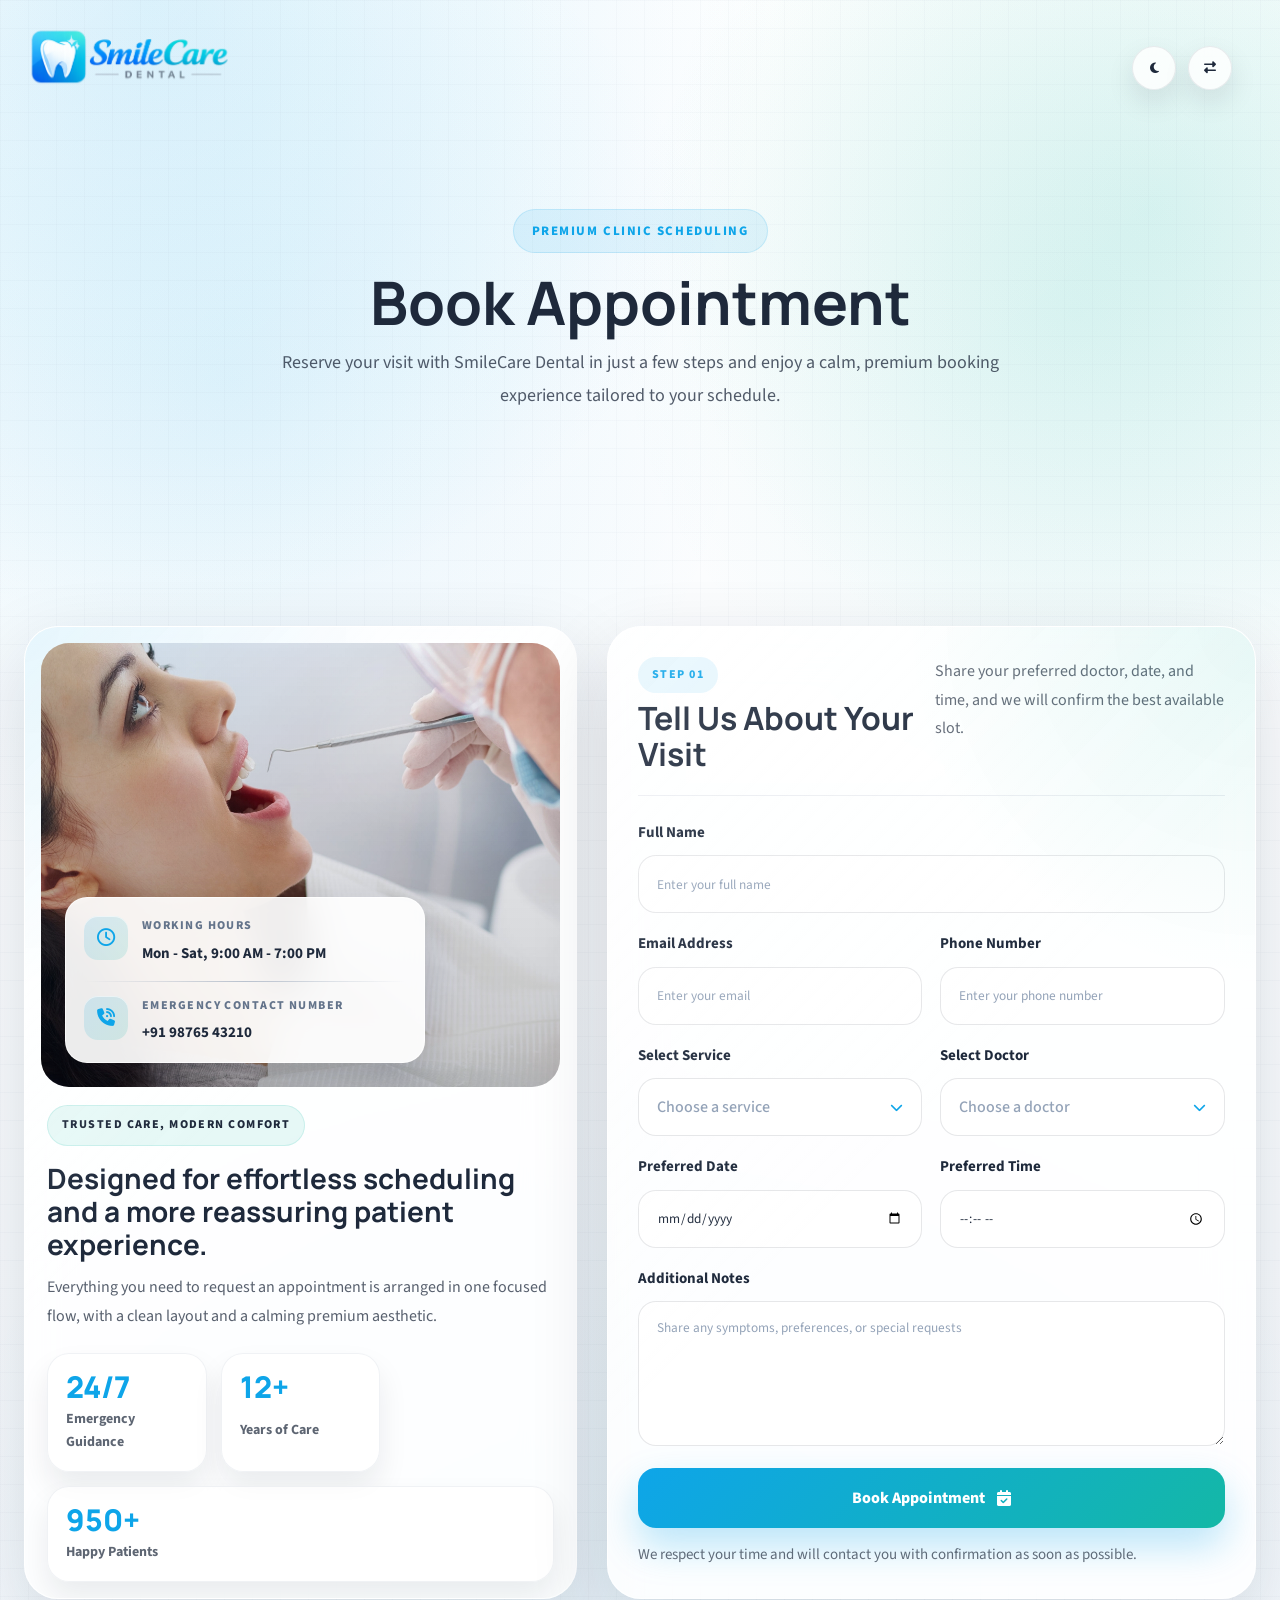
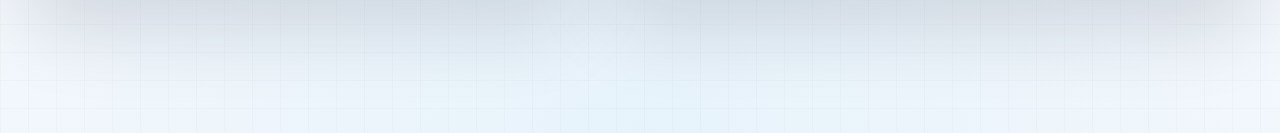
<file: book-appointment.html>
<!DOCTYPE html>
<html lang="en" dir="ltr">

<head>

    <meta charset="UTF-8">
    <meta name="viewport" content="width=device-width, initial-scale=1.0">

    <title>Book Appointment | SmileCare Dental</title>

    <meta name="description"
        content="Book a premium dental appointment with SmileCare Dental and choose your preferred service, doctor, date, and time in a seamless booking experience.">

    <meta name="author" content="SmileCare Dental">

    <link rel="shortcut icon" href="images/favicon.png" type="image/png">

    <link rel="preconnect" href="https://fonts.googleapis.com">
    <link rel="preconnect" href="https://fonts.gstatic.com" crossorigin>
    <link
        href="https://fonts.googleapis.com/css2?family=Manrope:wght@400;500;600;700;800&family=Source+Sans+3:wght@400;500;600;700&display=swap"
        rel="stylesheet">

    <link rel="stylesheet" href="https://cdnjs.cloudflare.com/ajax/libs/font-awesome/6.7.2/css/all.min.css">
    <link rel="stylesheet" href="css/style.css">

</head>

<body class="appointment-page">

    <main class="appointment-shell">

        <header class="appointment-header">

            <a href="index.html" class="appointment-logo" aria-label="SmileCare Dental home">
                <img src="images/logo.png" alt="SmileCare Dental Logo">
            </a>

            <div class="appointment-tools" aria-label="Page controls">

                <button class="nav-icon-btn" id="theme-toggle" type="button" aria-label="Toggle dark mode"
                    aria-pressed="false">
                    <i class="fa-solid fa-moon" aria-hidden="true"></i>
                </button>

                <button class="nav-icon-btn" id="rtl-toggle" type="button" aria-label="Toggle RTL mode"
                    aria-pressed="false">
                    <i class="fa-solid fa-right-left" aria-hidden="true"></i>
                </button>

            </div>

        </header>

        <section class="appointment-intro" aria-labelledby="appointment-heading">

            <span class="appointment-kicker">Premium Clinic Scheduling</span>

            <h1 class="appointment-heading" id="appointment-heading">Book Appointment</h1>

            <p class="appointment-description">
                Reserve your visit with SmileCare Dental in just a few steps and enjoy a calm, premium booking
                experience tailored to your schedule.
            </p>

        </section>

        <section class="appointment-layout" aria-label="Appointment booking details">

            <article class="appointment-visual" aria-label="Clinic preview">

                <div class="appointment-image-wrap">
                    <img src="images/book-appointment.jpg"
                        alt="Modern dental clinic interior with professional dental care setup">

                    <div class="appointment-floating-card" aria-label="Clinic information">
                        <div class="appointment-floating-row">
                            <div class="appointment-floating-icon" aria-hidden="true">
                                <i class="fa-regular fa-clock"></i>
                            </div>

                            <div>
                                <span class="appointment-floating-label">Working Hours</span>
                                <strong>Mon - Sat, 9:00 AM - 7:00 PM</strong>
                            </div>
                        </div>

                        <div class="appointment-floating-divider" aria-hidden="true"></div>

                        <div class="appointment-floating-row">
                            <div class="appointment-floating-icon" aria-hidden="true">
                                <i class="fa-solid fa-phone-volume"></i>
                            </div>

                            <div>
                                <span class="appointment-floating-label">Emergency Contact Number</span>
                                <strong>+91 98765 43210</strong>
                            </div>
                        </div>
                    </div>
                </div>

                <div class="appointment-visual-copy">
                    <span class="appointment-mini-tag">Trusted care, modern comfort</span>
                    <h2>Designed for effortless scheduling and a more reassuring patient experience.</h2>
                    <p>
                        Everything you need to request an appointment is arranged in one focused flow, with a clean
                        layout and a calming premium aesthetic.
                    </p>
                </div>

                <div class="appointment-highlights" aria-label="Clinic highlights">

                    <div class="appointment-highlight-card">
                        <span class="appointment-highlight-value">24/7</span>
                        <span class="appointment-highlight-label">Emergency Guidance</span>
                    </div>

                    <div class="appointment-highlight-card">
                        <span class="appointment-highlight-value">12+</span>
                        <span class="appointment-highlight-label">Years of Care</span>
                    </div>

                    <div class="appointment-highlight-card appointment-highlight-card--wide">
                        <span class="appointment-highlight-value">950+</span>
                        <span class="appointment-highlight-label">Happy Patients</span>
                    </div>

                </div>

            </article>

            <article class="appointment-form-card" aria-label="Appointment booking form">

                <div class="appointment-form-head">
                    <div>
                        <span class="appointment-form-kicker">Step 01</span>
                        <h2>Tell Us About Your Visit</h2>
                    </div>

                    <p>
                        Share your preferred doctor, date, and time, and we will confirm the best available slot.
                    </p>
                </div>

                <form class="appointment-form" action="#" method="post">

                    <div class="appointment-field appointment-field--full">
                        <label for="appointment-name">Full Name</label>
                        <input type="text" id="appointment-name" name="fullName" placeholder="Enter your full name"
                            autocomplete="name" required>
                    </div>

                    <div class="appointment-field">
                        <label for="appointment-email">Email Address</label>
                        <input type="email" id="appointment-email" name="email" placeholder="Enter your email"
                            autocomplete="email" required>
                    </div>

                    <div class="appointment-field">
                        <label for="appointment-phone">Phone Number</label>
                        <input type="tel" id="appointment-phone" name="phoneNumber"
                            placeholder="Enter your phone number" autocomplete="tel" required>
                    </div>

                    <div class="appointment-field">
                        <label for="appointment-service">Select Service</label>
                        <div class="appointment-select-wrap" data-appointment-select>
                            <button class="appointment-select-button" type="button" aria-haspopup="listbox"
                                aria-expanded="false">
                                <span class="appointment-select-value">Choose a service</span>
                                <i class="fa-solid fa-chevron-down" aria-hidden="true"></i>
                            </button>

                            <select id="appointment-service" name="service" class="appointment-select-native" required
                                aria-hidden="true" tabindex="-1">
                                <option value="" selected disabled>Choose a service</option>
                                <option value="cleaning">Dental Cleaning</option>
                                <option value="whitening">Teeth Whitening</option>
                                <option value="root-canal">Root Canal</option>
                                <option value="implants">Dental Implants</option>
                                <option value="braces">Braces & Aligners</option>
                                <option value="consultation">General Consultation</option>
                            </select>

                            <div class="appointment-select-menu" role="listbox" aria-label="Select service"></div>
                        </div>
                    </div>

                    <div class="appointment-field">
                        <label for="appointment-doctor">Select Doctor</label>
                        <div class="appointment-select-wrap" data-appointment-select>
                            <button class="appointment-select-button" type="button" aria-haspopup="listbox"
                                aria-expanded="false">
                                <span class="appointment-select-value">Choose a doctor</span>
                                <i class="fa-solid fa-chevron-down" aria-hidden="true"></i>
                            </button>

                            <select id="appointment-doctor" name="doctor" class="appointment-select-native" required
                                aria-hidden="true" tabindex="-1">
                                <option value="" selected disabled>Choose a doctor</option>
                                <option value="dr-neha-sharma">Dr. Neha Sharma</option>
                                <option value="dr-arjun-mehta">Dr. Arjun Mehta</option>
                                <option value="dr-sana-khan">Dr. Sana Khan</option>
                                <option value="dr-vikram-iyer">Dr. Vikram Iyer</option>
                            </select>

                            <div class="appointment-select-menu" role="listbox" aria-label="Select doctor"></div>
                        </div>
                    </div>

                    <div class="appointment-field">
                        <label for="appointment-date">Preferred Date</label>
                        <input type="date" id="appointment-date" name="preferredDate" required>
                    </div>

                    <div class="appointment-field">
                        <label for="appointment-time">Preferred Time</label>
                        <input type="time" id="appointment-time" name="preferredTime" required>
                    </div>

                    <div class="appointment-field appointment-field--full">
                        <label for="appointment-notes">Additional Notes</label>
                        <textarea id="appointment-notes" name="notes" rows="5"
                            placeholder="Share any symptoms, preferences, or special requests"></textarea>
                    </div>

                    <div class="appointment-submit-wrap appointment-field--full">
                        <button class="appointment-submit" type="submit">
                            <span>Book Appointment</span>
                            <i class="fa-solid fa-calendar-check" aria-hidden="true"></i>
                        </button>

                        <p class="appointment-submit-note">
                            We respect your time and will contact you with confirmation as soon as possible.
                        </p>
                    </div>

                </form>

            </article>

        </section>

    </main>

    <script src="js/main.js"></script>

</body>

</html>
</file>
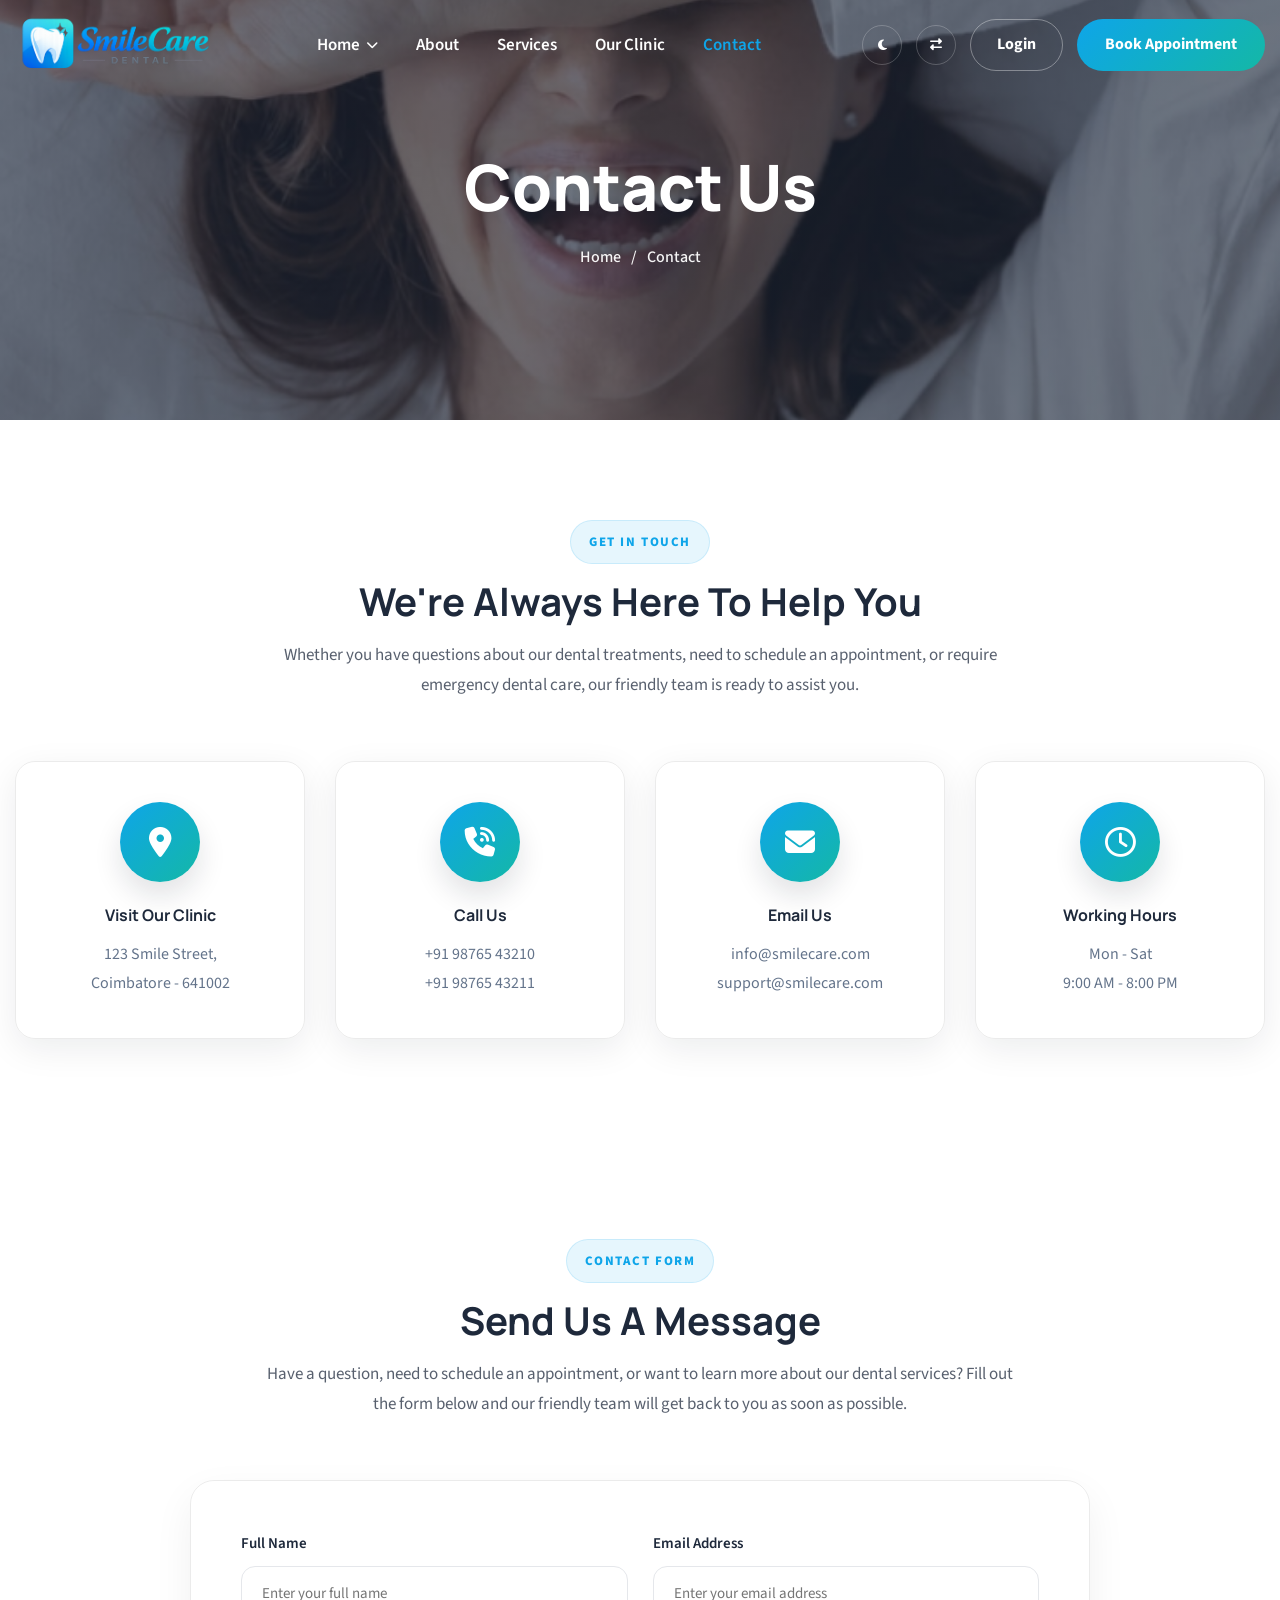
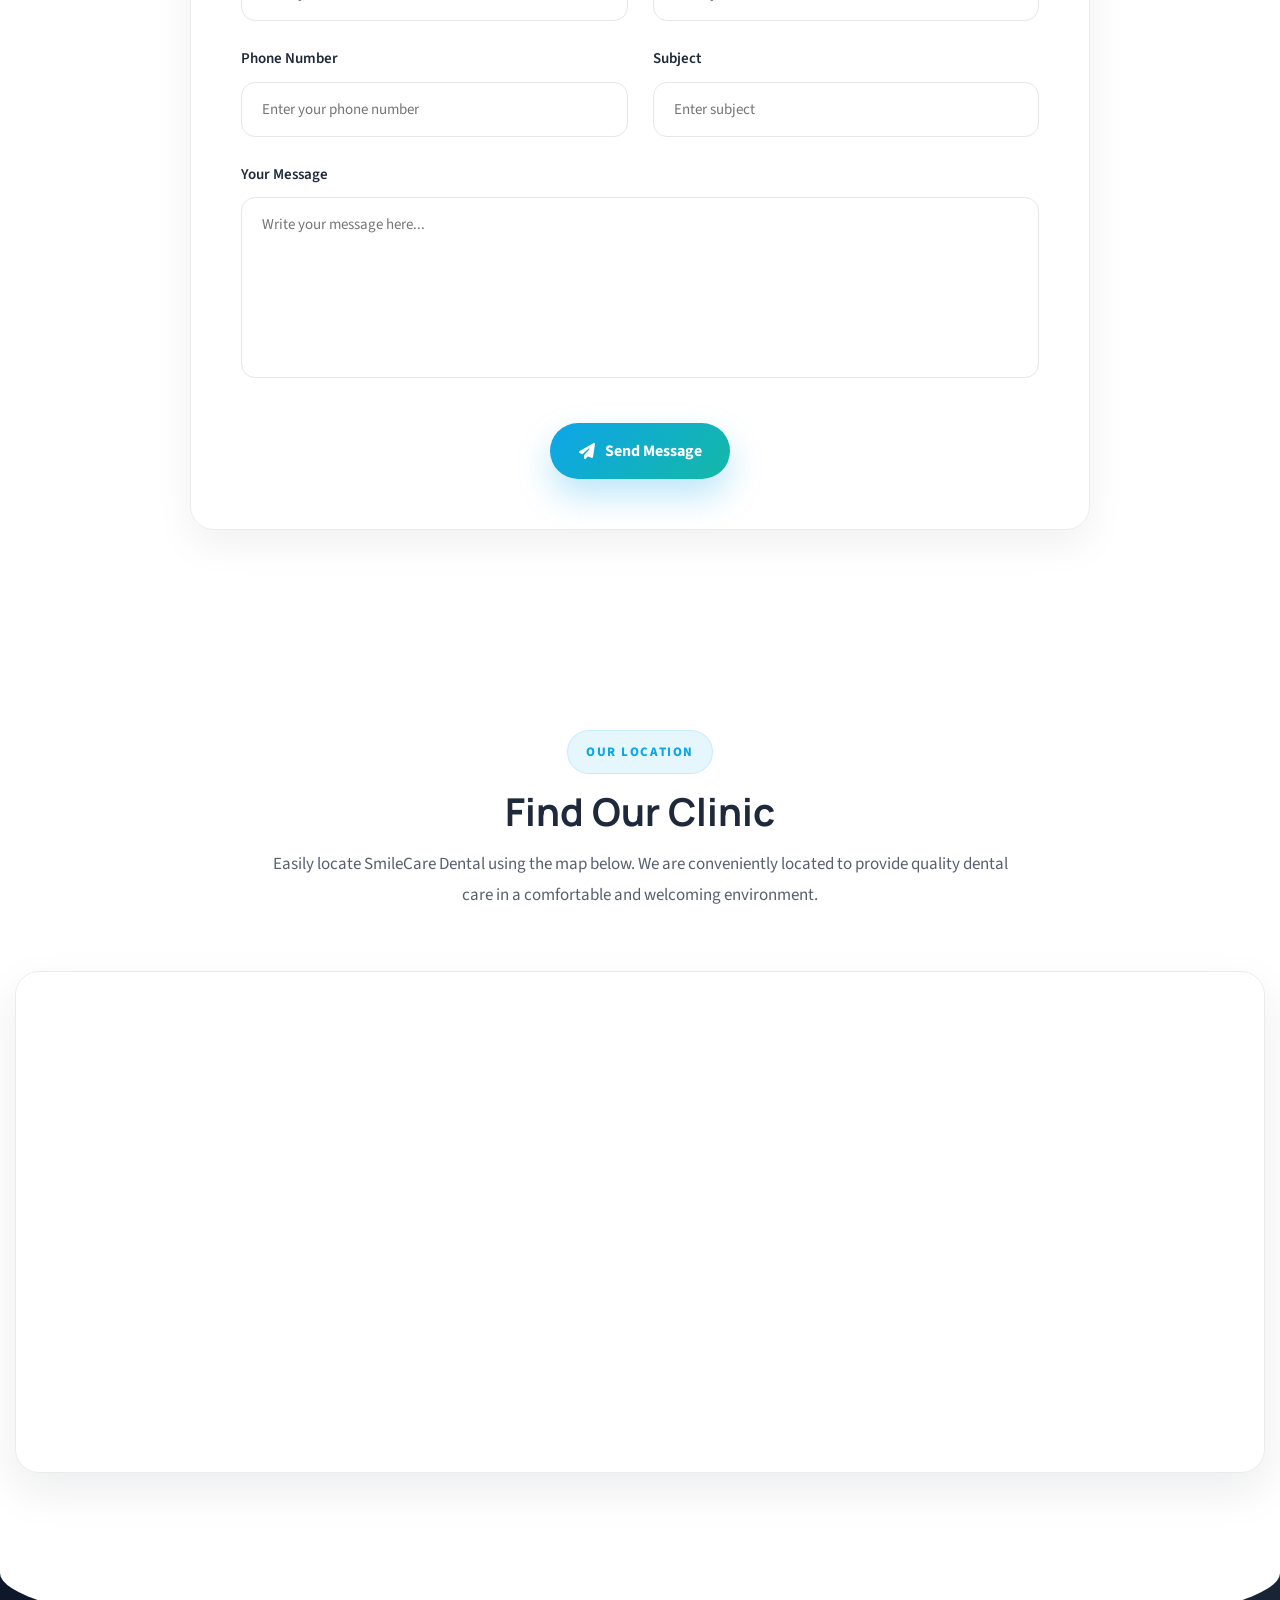
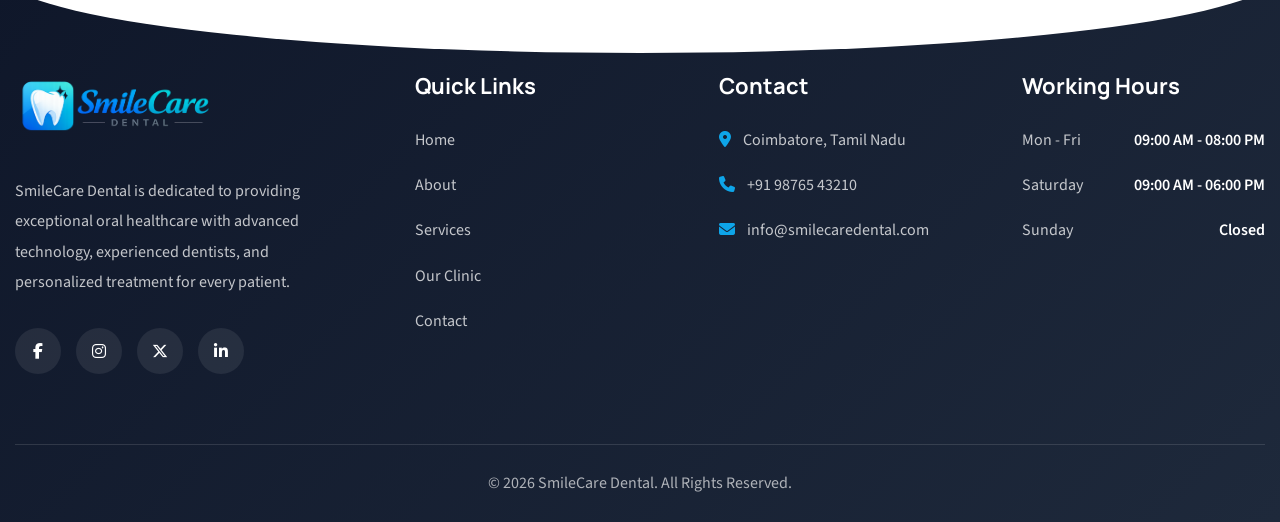
<file: contact.html>
<!DOCTYPE html>
<html lang="en" dir="ltr">

<head>

    <!-- Meta -->
    <meta charset="UTF-8">
    <meta name="viewport" content="width=device-width, initial-scale=1.0">

    <!-- Title -->
    <title>SmileCare Dental</title>

    <!-- SEO -->
    <meta name="description"
        content="SmileCare Dental provides professional dental care including cleaning, fillings, braces, implants, teeth whitening and complete oral healthcare.">

    <meta name="keywords"
        content="Dental Clinic, Dentist, Teeth Whitening, Braces, Dental Implants, Root Canal, SmileCare Dental">

    <meta name="author" content="SmileCare Dental">

    <!-- Favicon -->
    <link rel="shortcut icon" href="images/favicon.png" type="image/png">

    <!-- Google Fonts -->
    <link rel="preconnect" href="https://fonts.googleapis.com">

    <link rel="preconnect" href="https://fonts.gstatic.com" crossorigin>

    <link
        href="https://fonts.googleapis.com/css2?family=Manrope:wght@400;500;600;700;800&family=Source+Sans+3:wght@400;500;600;700&display=swap"
        rel="stylesheet">

    <!-- Font Awesome -->

    <link rel="stylesheet" href="https://cdnjs.cloudflare.com/ajax/libs/font-awesome/6.7.2/css/all.min.css">

    <!-- AOS Animation -->

    <link rel="stylesheet" href="https://unpkg.com/aos@2.3.4/dist/aos.css">

    <link rel="stylesheet" href="https://cdn.jsdelivr.net/npm/swiper@11/swiper-bundle.min.css">

    <!-- CSS -->

    <link rel="stylesheet" href="css/style.css">

</head>

<body>

    <!--==============================
    Header Start
===============================-->

    <header class="header" id="header">

        <div class="container">

            <nav class="navbar">

                <!--========== Logo ==========-->

                <a href="index.html" class="logo">

                    <img src="images/logo.png" alt="SmileCare Dental Logo">

                </a>

                <!--========== Desktop Menu ==========-->

                <ul class="nav-menu">

                    <li class="nav-item dropdown">

                        <a href="#">
                            Home
                            <i class="fa-solid fa-chevron-down"></i>
                        </a>

                        <ul class="dropdown-menu">

                            <li>
                                <a href="index.html">Home 1</a>
                            </li>

                            <li>
                                <a href="home-2.html">Home 2</a>
                            </li>

                        </ul>

                    </li>

                    <li class="nav-item">
                        <a href="about.html">About</a>
                    </li>

                    <li class="nav-item">
                        <a href="services.html">Services</a>
                    </li>

                    <li class="nav-item">
                        <a href="our-clinic.html">Our Clinic</a>
                    </li>

                    <li class="nav-item">
                        <a href="contact.html">Contact</a>
                    </li>

                </ul>

                <!--========== Right Side ==========-->

                <div class="nav-right">

                    <!-- Dark Mode -->

                    <button class="nav-icon-btn" id="theme-toggle">

                        <i class="fa-solid fa-moon"></i>

                    </button>

                    <!-- RTL -->

                    <button class="nav-icon-btn" id="rtl-toggle">

                        <i class="fa-solid fa-right-left"></i>

                    </button>

                    <!-- Login -->

                    <a href="login.html" class="login-btn">

                        Login

                    </a>

                    <!-- CTA -->

                    <a href="book-appointment.html" class="appointment-btn">

                        Book Appointment

                    </a>

                    <!-- Mobile Toggle -->

                    <button class="menu-toggle" id="menu-toggle">

                        <span></span>
                        <span></span>
                        <span></span>

                    </button>

                </div>

            </nav>

        </div>

    </header>

    <!--==============================
    Mobile Sidebar
===============================-->

    <div class="mobile-overlay"></div>

    <div class="mobile-menu">

        <div class="mobile-header">

            <a href="index.html" class="mobile-logo">

                <img src="images/logo.png" alt="SmileCare Dental Logo">

            </a>

            <button class="close-menu">

                <i class="fa-solid fa-xmark"></i>

            </button>

        </div>

        <ul class="mobile-nav">

            <li class="mobile-dropdown">

                <button class="mobile-dropdown-btn">

                    Home

                    <i class="fa-solid fa-chevron-down"></i>

                </button>

                <ul class="mobile-submenu">

                    <li><a href="index.html">Home 1</a></li>

                    <li><a href="home-2.html">Home 2</a></li>

                </ul>

            </li>

            <li>

                <a href="about.html">

                    About

                </a>

            </li>

            <li>

                <a href="services.html">

                    Services

                </a>

            </li>

            <li>

                <a href="our-clinic.html">

                    Our Clinic

                </a>

            </li>

            <li>

                <a href="contact.html">

                    Contact

                </a>

            </li>

        </ul>

        <div class="mobile-toggles">

            <button class="nav-icon-btn" id="mobile-theme-toggle" type="button" aria-label="Toggle dark mode">
                <i class="fa-solid fa-moon"></i>
            </button>

            <button class="nav-icon-btn" id="mobile-rtl-toggle" type="button" aria-label="Toggle RTL mode">
                <i class="fa-solid fa-right-left"></i>
            </button>

        </div>

        <div class="mobile-buttons">

            <a href="login.html" class="mobile-login">

                Login

            </a>

            <a href="book-appointment.html" class="mobile-book">

                Book Appointment

            </a>

        </div>

    </div>

    <section class="page-banner contact-banner">
        <div class="page-banner-overlay"></div>

        <div class="container">
            <div class="page-banner-content">
                <h1>Contact Us</h1>

                <nav class="breadcrumb">
                    <a href="index.html">Home</a>
                    <span>/</span>
                    <span>Contact</span>
                </nav>
            </div>
        </div>
    </section>

    <!--==============================
 Contact Info Section
===============================-->

    <section class="contact-info-section section-padding">
        <div class="container">

            <div class="section-header">
                <span class="section-kicker">Get In Touch</span>
                <h2>We're Always Here To Help You</h2>
                <p class="section-description">
                    Whether you have questions about our dental treatments, need to
                    schedule an appointment, or require emergency dental care,
                    our friendly team is ready to assist you.
                </p>
            </div>

            <div class="contact-info-grid">

                <!-- Card 1 -->
                <div class="contact-info-card">
                    <div class="contact-icon">
                        <i class="fa-solid fa-location-dot"></i>
                    </div>

                    <h4>Visit Our Clinic</h4>

                    <p>
                        123 Smile Street,<br>
                        Coimbatore - 641002
                    </p>
                </div>

                <!-- Card 2 -->
                <div class="contact-info-card">
                    <div class="contact-icon">
                        <i class="fa-solid fa-phone-volume"></i>
                    </div>

                    <h4>Call Us</h4>

                    <p>
                        +91 98765 43210<br>
                        +91 98765 43211
                    </p>
                </div>

                <!-- Card 3 -->
                <div class="contact-info-card">
                    <div class="contact-icon">
                        <i class="fa-solid fa-envelope"></i>
                    </div>

                    <h4>Email Us</h4>

                    <p>
                        info@smilecare.com<br>
                        support@smilecare.com
                    </p>
                </div>

                <!-- Card 4 -->
                <div class="contact-info-card">
                    <div class="contact-icon">
                        <i class="fa-regular fa-clock"></i>
                    </div>

                    <h4>Working Hours</h4>

                    <p>
                        Mon - Sat<br>
                        9:00 AM - 8:00 PM
                    </p>
                </div>

            </div>

        </div>
    </section>

    <!--=====================================
    Contact Form Section Start
======================================-->

    <section class="contact-form-section section-padding">
        <div class="container">

            <div class="section-header">
                <span class="section-kicker">Contact Form</span>
                <h2>Send Us A Message</h2>
                <p class="section-description">
                    Have a question, need to schedule an appointment, or want to learn more
                    about our dental services? Fill out the form below and our friendly team
                    will get back to you as soon as possible.
                </p>
            </div>

            <div class="contact-form-wrapper">

                <form action="#" class="contact-form">

                    <div class="form-row">

                        <div class="form-group">
                            <label>Full Name</label>
                            <input type="text" placeholder="Enter your full name">
                        </div>

                        <div class="form-group">
                            <label>Email Address</label>
                            <input type="email" placeholder="Enter your email address">
                        </div>

                    </div>

                    <div class="form-row">

                        <div class="form-group">
                            <label>Phone Number</label>
                            <input type="tel" placeholder="Enter your phone number">
                        </div>

                        <div class="form-group">
                            <label>Subject</label>
                            <input type="text" placeholder="Enter subject">
                        </div>

                    </div>

                    <div class="form-group">
                        <label>Your Message</label>
                        <textarea rows="7" placeholder="Write your message here..."></textarea>
                    </div>

                    <button type="submit" class="btn-primary contact-form-btn">
                        <i class="fa-solid fa-paper-plane"></i>
                        Send Message
                    </button>

                </form>

            </div>

        </div>
    </section>

    <!--=====================================
    Contact Form Section End
======================================-->


    <!--=====================================
    Google Map Section
======================================-->

    <section class="map-section section-padding">

        <div class="container">

            <div class="section-header">
                <span class="section-kicker">Our Location</span>
                <h2>Find Our Clinic</h2>
                <p class="section-description">
                    Easily locate SmileCare Dental using the map below.
                    We are conveniently located to provide quality dental
                    care in a comfortable and welcoming environment.
                </p>
            </div>

            <div class="map-wrapper">

                <iframe
                    src="https://www.google.com/maps/embed?pb=!1m18!1m12!1m3!1d250648.21208278887!2d76.79535600525807!3d11.010216261318808!2m3!1f0!2f0!3f0!3m2!1i1024!2i768!4f13.1!3m3!1m2!1s0x3ba859af2f971cb5%3A0x2fc1c81e183ed282!2sCoimbatore%2C%20Tamil%20Nadu!5e0!3m2!1sen!2sin!4v1784799383765!5m2!1sen!2sin"
                    width="600" height="450" style="border:0;" allowfullscreen="" loading="lazy"
                    referrerpolicy="strict-origin-when-cross-origin"></iframe>

            </div>

        </div>

    </section>

    <footer class="footer">

        <div class="container">

            <div class="footer-wrapper">

                <!-- Footer About -->

                <div class="footer-about">

                    <a href="index.html" class="footer-logo">
                        <img src="images/logo.png" alt="SmileCare Dental">
                    </a>

                    <p>
                        SmileCare Dental is dedicated to providing exceptional oral healthcare with advanced technology,
                        experienced dentists, and personalized treatment for every patient.
                    </p>

                    <div class="footer-social">

                        <a href="#"><i class="fab fa-facebook-f"></i></a>

                        <a href="#"><i class="fab fa-instagram"></i></a>

                        <a href="#"><i class="fab fa-x-twitter"></i></a>

                        <a href="#"><i class="fab fa-linkedin-in"></i></a>

                    </div>

                </div>

                <!-- Quick Links -->

                <div class="footer-links">

                    <h3>Quick Links</h3>

                    <ul>

                        <li><a href="index.html">Home</a></li>

                        <li><a href="about.html">About</a></li>

                        <li><a href="services.html">Services</a></li>

                        <li><a href="our-clinic.html">Our Clinic</a></li>

                        <li><a href="contact.html">Contact</a></li>

                    </ul>

                </div>

                <!-- Contact -->

                <div class="footer-contact">

                    <h3>Contact</h3>

                    <ul>

                        <li>
                            <i class="fas fa-location-dot"></i>
                            Coimbatore, Tamil Nadu
                        </li>

                        <li>
                            <i class="fas fa-phone"></i>
                            +91 98765 43210
                        </li>

                        <li>
                            <i class="fas fa-envelope"></i>
                            info@smilecaredental.com
                        </li>

                    </ul>

                </div>

                <!-- Working Hours -->

                <div class="footer-hours">

                    <h3>Working Hours</h3>

                    <ul>

                        <li>Mon - Fri <span>09:00 AM - 08:00 PM</span></li>

                        <li>Saturday <span>09:00 AM - 06:00 PM</span></li>

                        <li>Sunday <span>Closed</span></li>

                    </ul>

                </div>

            </div>

            <div class="footer-bottom">

                <p>
                    © 2026 SmileCare Dental. All Rights Reserved.
                </p>

            </div>

        </div>

    </footer>


    <!-- JS -->

    <script src="https://unpkg.com/aos@2.3.4/dist/aos.js"></script>

    <script src="https://cdn.jsdelivr.net/npm/swiper@11/swiper-bundle.min.js"></script>

    <script src="js/main.js"></script>

</body>

</html>
</file>
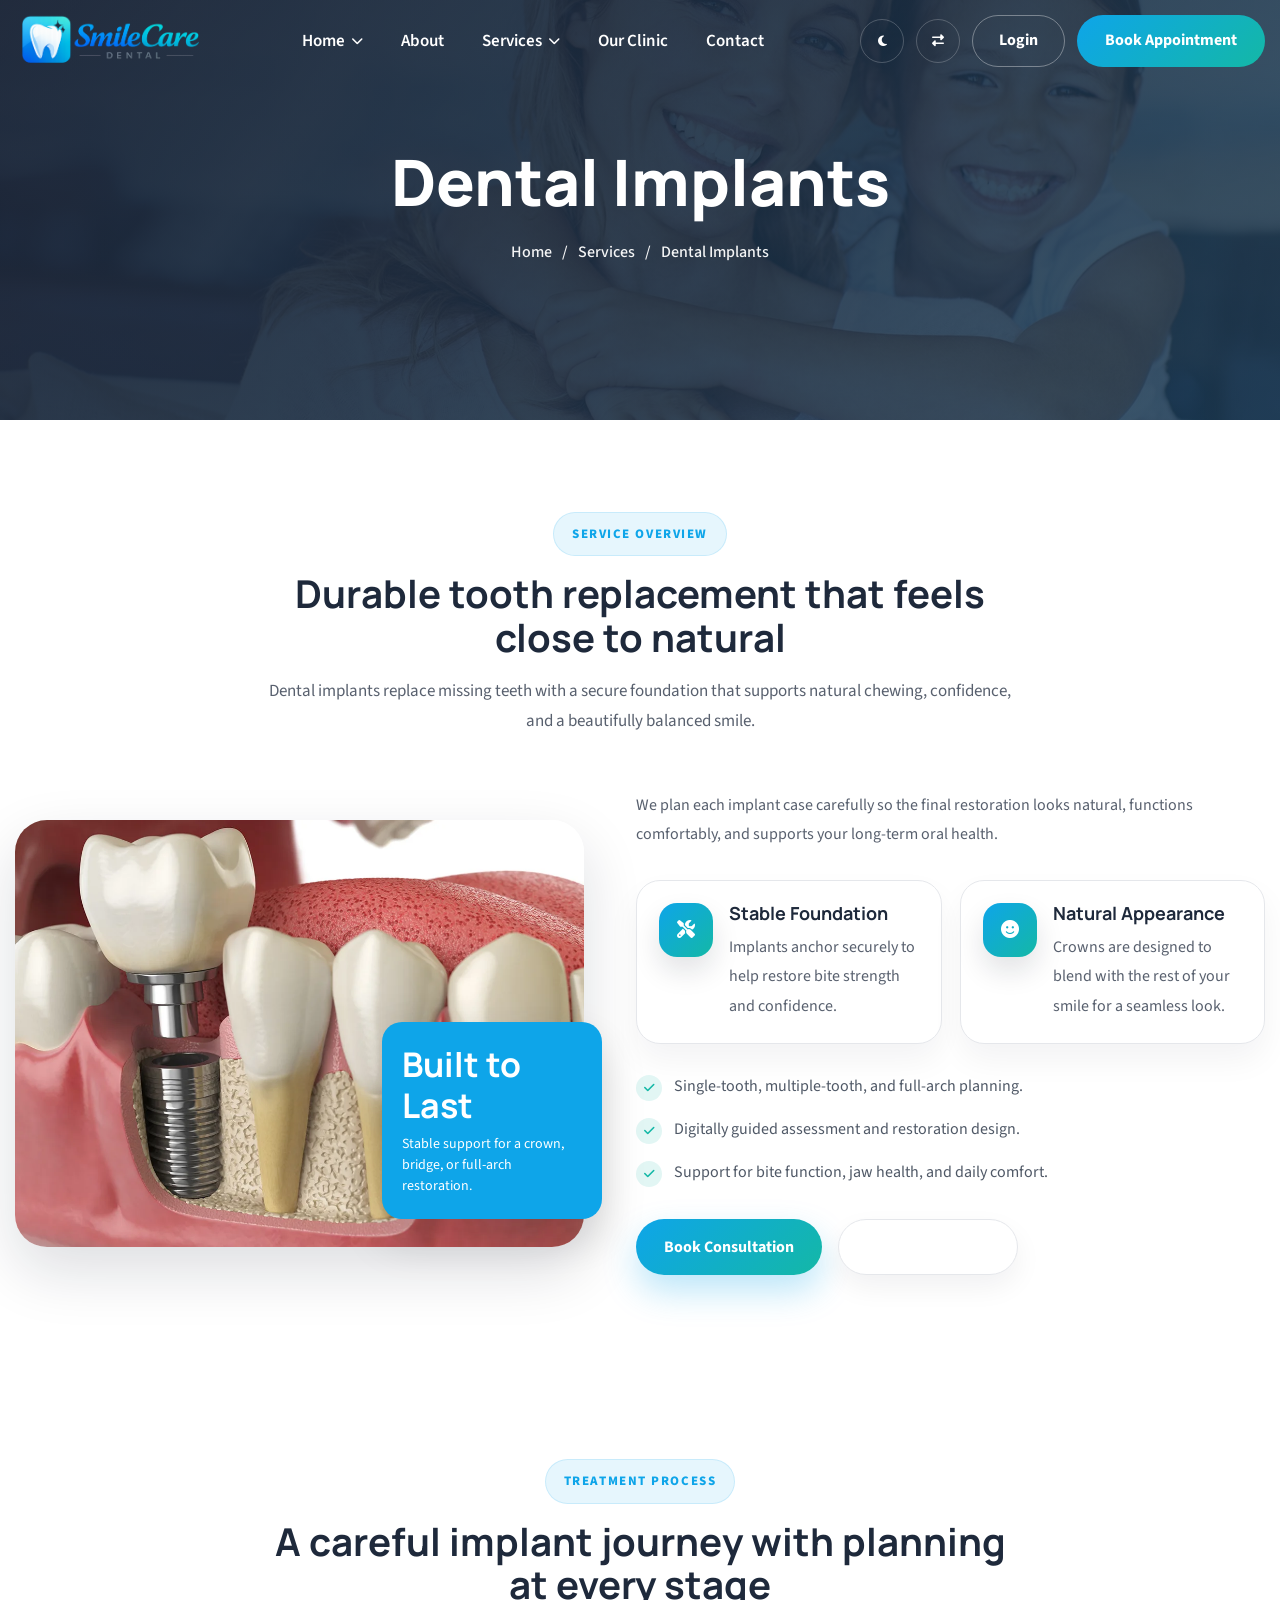
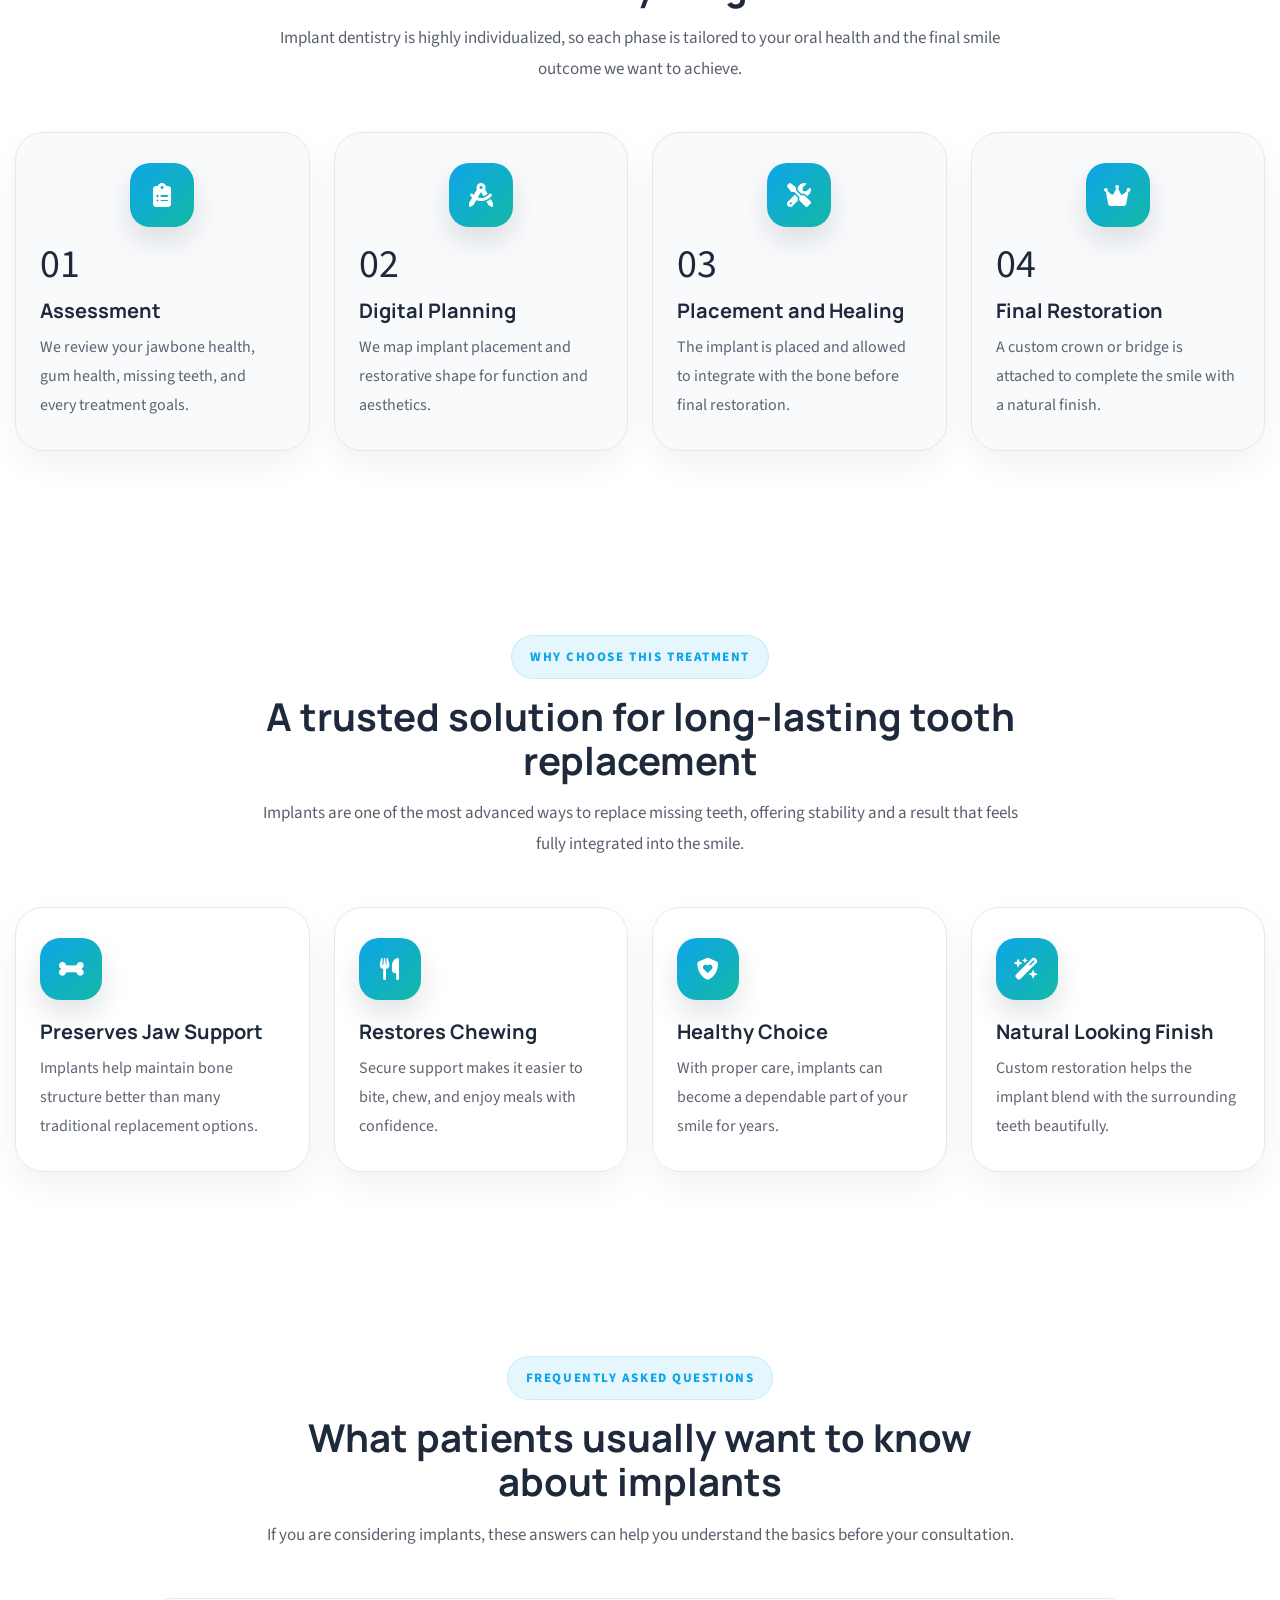
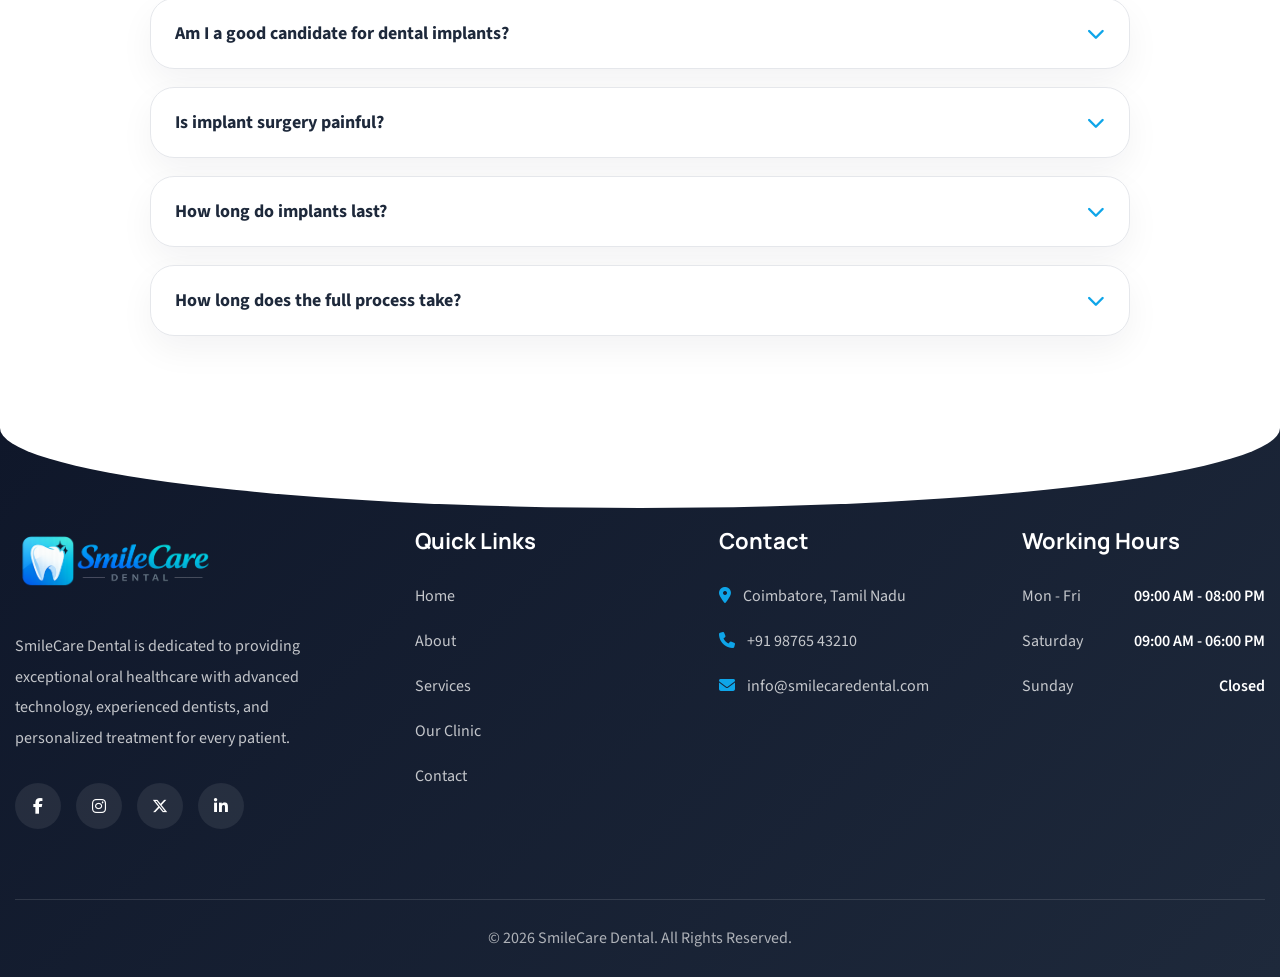
<file: dental-implants.html>
<!DOCTYPE html>
<html lang="en" dir="ltr">

<head>
    <meta charset="UTF-8">
    <meta name="viewport" content="width=device-width, initial-scale=1.0">
    <title>Dental Implants | SmileCare Dental</title>
    <meta name="description"
        content="Restore missing teeth with SmileCare Dental dental implants designed for strength, stability, and a natural-looking smile.">
    <meta name="author" content="SmileCare Dental">
    <link rel="shortcut icon" href="images/favicon.png" type="image/png">
    <link rel="preconnect" href="https://fonts.googleapis.com">
    <link rel="preconnect" href="https://fonts.gstatic.com" crossorigin>
    <link
        href="https://fonts.googleapis.com/css2?family=Manrope:wght@400;500;600;700;800&family=Source+Sans+3:wght@400;500;600;700&display=swap"
        rel="stylesheet">
    <link rel="stylesheet" href="https://cdnjs.cloudflare.com/ajax/libs/font-awesome/6.7.2/css/all.min.css">
    <link rel="stylesheet" href="https://unpkg.com/aos@2.3.4/dist/aos.css">
    <link rel="stylesheet" href="css/style.css">
</head>

<body class="service-detail-page dental-implants-page">

    <header class="header" id="header">
        <div class="container">
            <nav class="navbar">
                <a href="index.html" class="logo" aria-label="SmileCare Dental home">
                    <img src="images/logo.png" alt="SmileCare Dental Logo">
                </a>
                <ul class="nav-menu">
                    <li class="nav-item dropdown">
                        <a href="#">
                            Home
                            <i class="fa-solid fa-chevron-down"></i>
                        </a>
                        <ul class="dropdown-menu">
                            <li>
                                <a href="index.html">Home 1</a>
                            </li>
                            <li>
                                <a href="home-2.html">Home 2</a>
                            </li>
                        </ul>
                    </li>
                    <li class="nav-item">
                        <a href="about.html">About</a>
                    </li>
                    <li class="nav-item dropdown">
                        <a href="services.html">
                            Services
                            <i class="fa-solid fa-chevron-down"></i>
                        </a>
                        <ul class="dropdown-menu">
                            <li><a href="general-dentistry.html">General Dentistry</a></li>
                            <li><a href="teeth-whitening.html">Teeth Whitening</a></li>
                            <li><a href="dental-implants.html">Dental Implants</a></li>
                            <li><a href="orthodontics.html">Orthodontics</a></li>
                            <li><a href="pediatric-dentistry.html">Pediatric Dentistry</a></li>
                            <li><a href="root-canal-treatment.html">Root Canal Treatment</a></li>
                        </ul>
                    </li>
                    <li class="nav-item">
                        <a href="our-clinic.html">Our Clinic</a>
                    </li>
                    <li class="nav-item">
                        <a href="contact.html">Contact</a>
                    </li>
                </ul>
                <div class="nav-right" aria-label="Page controls">
                    <button class="nav-icon-btn" id="theme-toggle" type="button" aria-label="Toggle dark mode"
                        aria-pressed="false">
                        <i class="fa-solid fa-moon" aria-hidden="true"></i>
                    </button>
                    <button class="nav-icon-btn" id="rtl-toggle" type="button" aria-label="Toggle RTL mode"
                        aria-pressed="false">
                        <i class="fa-solid fa-right-left" aria-hidden="true"></i>
                    </button>
                    <a href="login.html" class="login-btn">
                        Login
                    </a>
                    <a href="book-appointment.html" class="appointment-btn">
                        Book Appointment
                    </a>
                    <button class="menu-toggle" id="menu-toggle">
                        <span></span>
                        <span></span>
                        <span></span>
                    </button>
                </div>
            </nav>
        </div>
    </header>
    <div class="mobile-overlay"></div>
    <div class="mobile-menu">
        <div class="mobile-header">
            <a href="index.html" class="mobile-logo">
                <img src="images/logo.png" alt="SmileCare Dental Logo">
            </a>
            <button class="close-menu">
                <i class="fa-solid fa-xmark"></i>
            </button>
        </div>
        <ul class="mobile-nav">
            <li>
                <a href="index.html">
                    Home
                </a>
            </li>
            <li class="mobile-dropdown">
                <button class="mobile-dropdown-btn">
                    Services
                    <i class="fa-solid fa-chevron-down"></i>
                </button>
                <ul class="mobile-submenu">
                    <li><a href="general-dentistry.html">General Dentistry</a></li>
                    <li><a href="teeth-whitening.html">Teeth Whitening</a></li>
                    <li><a href="dental-implants.html">Dental Implants</a></li>
                    <li><a href="orthodontics.html">Orthodontics</a></li>
                    <li><a href="pediatric-dentistry.html">Pediatric Dentistry</a></li>
                    <li><a href="root-canal-treatment.html">Root Canal Treatment</a></li>
                </ul>
            </li>
            <li>
                <a href="about.html">
                    About
                </a>
            </li>
            <li>
                <a href="our-clinic.html">
                    Our Clinic
                </a>
            </li>
            <li>
                <a href="contact.html">
                    Contact
                </a>
            </li>
        </ul>
        <div class="mobile-toggles">
            <button class="nav-icon-btn" id="mobile-theme-toggle" type="button" aria-label="Toggle dark mode">
                <i class="fa-solid fa-moon"></i>
            </button>
            <button class="nav-icon-btn" id="mobile-rtl-toggle" type="button" aria-label="Toggle RTL mode">
                <i class="fa-solid fa-right-left"></i>
            </button>
        </div>
        <div class="mobile-buttons">
            <a href="login.html" class="mobile-login">
                Login
            </a>
            <a href="book-appointment.html" class="mobile-book">
                Book Appointment
            </a>
        </div>
    </div>

    <main>
        <section class="page-banner">
            <div class="page-banner-overlay"></div>
            <div class="container">
                <div class="page-banner-content" data-aos="fade-up">
                    <h1>Dental Implants</h1>
                    <nav class="breadcrumb" aria-label="Breadcrumb">
                        <a href="index.html">Home</a>
                        <span>/</span>
                        <a href="services.html">Services</a>
                        <span>/</span>
                        <span>Dental Implants</span>
                    </nav>
                </div>
            </div>
        </section>

        <section class="service-overview">
            <div class="container">
                <div class="section-header" data-aos="fade-up">
                    <span class="section-kicker">Service Overview</span>
                    <h2>Durable tooth replacement that feels close to natural</h2>
                    <p class="section-description">
                        Dental implants replace missing teeth with a secure foundation that supports natural chewing,
                        confidence, and a beautifully balanced smile.
                    </p>
                </div>

                <div class="service-overview-grid">
                    <div class="service-overview-media" data-aos="fade-right">
                        <img src="images/d3.jpg" alt="SmileCare Dental implant treatment consultation">
                        <div class="experience-box">
                            <h3>Built to Last</h3>
                            <span>Stable support for a crown, bridge, or full-arch restoration.</span>
                        </div>
                    </div>

                    <div class="service-overview-content" data-aos="fade-left">
                        <p class="service-overview-intro">
                            We plan each implant case carefully so the final restoration looks natural, functions
                            comfortably, and supports your long-term oral health.
                        </p>

                        <div class="about-feature-grid service-overview-features">
                            <article class="mini-feature-card">
                                <div class="mini-feature-icon">
                                    <i class="fa-solid fa-screwdriver-wrench" aria-hidden="true"></i>
                                </div>
                                <div>
                                    <h3>Stable Foundation</h3>
                                    <p>Implants anchor securely to help restore bite strength and confidence.</p>
                                </div>
                            </article>

                            <article class="mini-feature-card">
                                <div class="mini-feature-icon">
                                    <i class="fa-solid fa-face-smile" aria-hidden="true"></i>
                                </div>
                                <div>
                                    <h3>Natural Appearance</h3>
                                    <p>Crowns are designed to blend with the rest of your smile for a seamless look.</p>
                                </div>
                            </article>
                        </div>

                        <ul class="service-overview-list">
                            <li><i class="fa-solid fa-check" aria-hidden="true"></i>Single-tooth, multiple-tooth, and
                                full-arch planning.</li>
                            <li><i class="fa-solid fa-check" aria-hidden="true"></i>Digitally guided assessment and
                                restoration design.</li>
                            <li><i class="fa-solid fa-check" aria-hidden="true"></i>Support for bite function, jaw
                                health, and daily comfort.</li>
                        </ul>

                        <div class="service-overview-actions">
                            <a href="book-appointment.html" class="btn-primary">Book Consultation</a>
                            <a href="contact.html" class="btn-secondary">Discuss Your Case</a>
                        </div>
                    </div>
                </div>
            </div>
        </section>

        <section class="service-process">
            <div class="container">
                <div class="section-header" data-aos="fade-up">
                    <span class="section-kicker">Treatment Process</span>
                    <h2>A careful implant journey with planning at every stage</h2>
                    <p class="section-description">
                        Implant dentistry is highly individualized, so each phase is tailored to your oral health and
                        the final smile outcome we want to achieve.
                    </p>
                </div>

                <div class="facts-grid">
                    <article class="fact-card" data-aos="fade-up">
                        <div class="fact-icon">
                            <i class="fa-solid fa-clipboard-list" aria-hidden="true"></i>
                        </div>
                        <span class="fact-number">01</span>
                        <h3>Assessment</h3>
                        <p>We review your jawbone health, gum health, missing teeth, and every treatment goals.</p>
                    </article>

                    <article class="fact-card" data-aos="fade-up" data-aos-delay="100">
                        <div class="fact-icon">
                            <i class="fa-solid fa-drafting-compass" aria-hidden="true"></i>
                        </div>
                        <span class="fact-number">02</span>
                        <h3>Digital Planning</h3>
                        <p>We map implant placement and restorative shape for function and aesthetics.</p>
                    </article>

                    <article class="fact-card" data-aos="fade-up" data-aos-delay="200">
                        <div class="fact-icon">
                            <i class="fa-solid fa-screwdriver-wrench" aria-hidden="true"></i>
                        </div>
                        <span class="fact-number">03</span>
                        <h3>Placement and Healing</h3>
                        <p>The implant is placed and allowed to integrate with the bone before final restoration.</p>
                    </article>

                    <article class="fact-card" data-aos="fade-up" data-aos-delay="300">
                        <div class="fact-icon">
                            <i class="fa-solid fa-crown" aria-hidden="true"></i>
                        </div>
                        <span class="fact-number">04</span>
                        <h3>Final Restoration</h3>
                        <p>A custom crown or bridge is attached to complete the smile with a natural finish.</p>
                    </article>
                </div>
            </div>
        </section>

        <section class="service-benefits">
            <div class="container">
                <div class="section-header" data-aos="fade-up">
                    <span class="section-kicker">Why Choose This Treatment</span>
                    <h2>A trusted solution for long-lasting tooth replacement</h2>
                    <p class="section-description">
                        Implants are one of the most advanced ways to replace missing teeth, offering stability and a
                        result that feels fully integrated into the smile.
                    </p>
                </div>

                <div class="choose-grid">
                    <article class="choose-card" data-aos="fade-up">
                        <div class="choose-icon">
                            <i class="fa-solid fa-bone" aria-hidden="true"></i>
                        </div>
                        <h3>Preserves Jaw Support</h3>
                        <p>Implants help maintain bone structure better than many traditional replacement options.</p>
                    </article>

                    <article class="choose-card" data-aos="fade-up" data-aos-delay="100">
                        <div class="choose-icon">
                            <i class="fa-solid fa-utensils" aria-hidden="true"></i>
                        </div>
                        <h3>Restores Chewing</h3>
                        <p>Secure support makes it easier to bite, chew, and enjoy meals with confidence.</p>
                    </article>

                    <article class="choose-card" data-aos="fade-up" data-aos-delay="200">
                        <div class="choose-icon">
                            <i class="fa-solid fa-shield-heart" aria-hidden="true"></i>
                        </div>
                        <h3>Healthy Choice</h3>
                        <p>With proper care, implants can become a dependable part of your smile for years.</p>
                    </article>

                    <article class="choose-card" data-aos="fade-up" data-aos-delay="300">
                        <div class="choose-icon">
                            <i class="fa-solid fa-wand-magic-sparkles" aria-hidden="true"></i>
                        </div>
                        <h3>Natural Looking Finish</h3>
                        <p>Custom restoration helps the implant blend with the surrounding teeth beautifully.</p>
                    </article>
                </div>
            </div>
        </section>

        <section class="service-faq">
            <div class="container">
                <div class="section-header" data-aos="fade-up">
                    <span class="section-kicker">Frequently Asked Questions</span>
                    <h2>What patients usually want to know about implants</h2>
                    <p class="section-description">
                        If you are considering implants, these answers can help you understand the basics before your
                        consultation.
                    </p>
                </div>

                <div class="service-faq-accordion" data-service-faq>
                    <article class="service-faq-item" data-aos="fade-up">
                        <button class="service-faq-question" type="button" aria-expanded="true">
                            Am I a good candidate for dental implants?
                            <i class="fa-solid fa-chevron-down" aria-hidden="true"></i>
                        </button>
                        <div class="service-faq-answer">
                            <div class="service-faq-answer-inner">
                                Candidates usually need healthy gums and enough bone support, but many cases can still
                                be treated with additional planning or supportive procedures.
                            </div>
                        </div>
                    </article>

                    <article class="service-faq-item" data-aos="fade-up" data-aos-delay="100">
                        <button class="service-faq-question" type="button" aria-expanded="false">
                            Is implant surgery painful?
                            <i class="fa-solid fa-chevron-down" aria-hidden="true"></i>
                        </button>
                        <div class="service-faq-answer">
                            <div class="service-faq-answer-inner">
                                The procedure is performed with careful anesthesia and comfort-focused planning so most
                                patients are surprised by how manageable it feels.
                            </div>
                        </div>
                    </article>

                    <article class="service-faq-item" data-aos="fade-up" data-aos-delay="200">
                        <button class="service-faq-question" type="button" aria-expanded="false">
                            How long do implants last?
                            <i class="fa-solid fa-chevron-down" aria-hidden="true"></i>
                        </button>
                        <div class="service-faq-answer">
                            <div class="service-faq-answer-inner">
                                With good hygiene and regular dental visits, implants can be a very durable long-term
                                solution for replacing missing teeth.
                            </div>
                        </div>
                    </article>

                    <article class="service-faq-item" data-aos="fade-up" data-aos-delay="300">
                        <button class="service-faq-question" type="button" aria-expanded="false">
                            How long does the full process take?
                            <i class="fa-solid fa-chevron-down" aria-hidden="true"></i>
                        </button>
                        <div class="service-faq-answer">
                            <div class="service-faq-answer-inner">
                                Timing depends on healing and whether other treatments are needed, so we map the plan
                                clearly during consultation before starting.
                            </div>
                        </div>
                    </article>
                </div>
            </div>
        </section>
    </main>

    <footer class="footer">

        <div class="container">

            <div class="footer-wrapper">

                <!-- Footer About -->

                <div class="footer-about">

                    <a href="index.html" class="footer-logo">
                        <img src="images/logo.png" alt="SmileCare Dental">
                    </a>

                    <p>
                        SmileCare Dental is dedicated to providing exceptional oral healthcare with advanced technology,
                        experienced dentists, and personalized treatment for every patient.
                    </p>

                    <div class="footer-social">

                        <a href="#"><i class="fab fa-facebook-f"></i></a>

                        <a href="#"><i class="fab fa-instagram"></i></a>

                        <a href="#"><i class="fab fa-x-twitter"></i></a>

                        <a href="#"><i class="fab fa-linkedin-in"></i></a>

                    </div>

                </div>

                <!-- Quick Links -->

                <div class="footer-links">

                    <h3>Quick Links</h3>

                    <ul>

                        <li><a href="index.html">Home</a></li>

                        <li><a href="about.html">About</a></li>

                        <li><a href="services.html">Services</a></li>

                        <li><a href="our-clinic.html">Our Clinic</a></li>

                        <li><a href="contact.html">Contact</a></li>

                    </ul>

                </div>

                <!-- Contact -->

                <div class="footer-contact">

                    <h3>Contact</h3>

                    <ul>

                        <li>
                            <i class="fas fa-location-dot"></i>
                            Coimbatore, Tamil Nadu
                        </li>

                        <li>
                            <i class="fas fa-phone"></i>
                            +91 98765 43210
                        </li>

                        <li>
                            <i class="fas fa-envelope"></i>
                            info@smilecaredental.com
                        </li>

                    </ul>

                </div>

                <!-- Working Hours -->

                <div class="footer-hours">

                    <h3>Working Hours</h3>

                    <ul>

                        <li>Mon - Fri <span>09:00 AM - 08:00 PM</span></li>

                        <li>Saturday <span>09:00 AM - 06:00 PM</span></li>

                        <li>Sunday <span>Closed</span></li>

                    </ul>

                </div>

            </div>

            <div class="footer-bottom">

                <p>
                    &copy; 2026 SmileCare Dental. All Rights Reserved.
                </p>

            </div>

        </div>

    </footer>

    <script src="https://unpkg.com/aos@2.3.4/dist/aos.js"></script>
    <script src="js/main.js"></script>
</body>

</html>
</file>
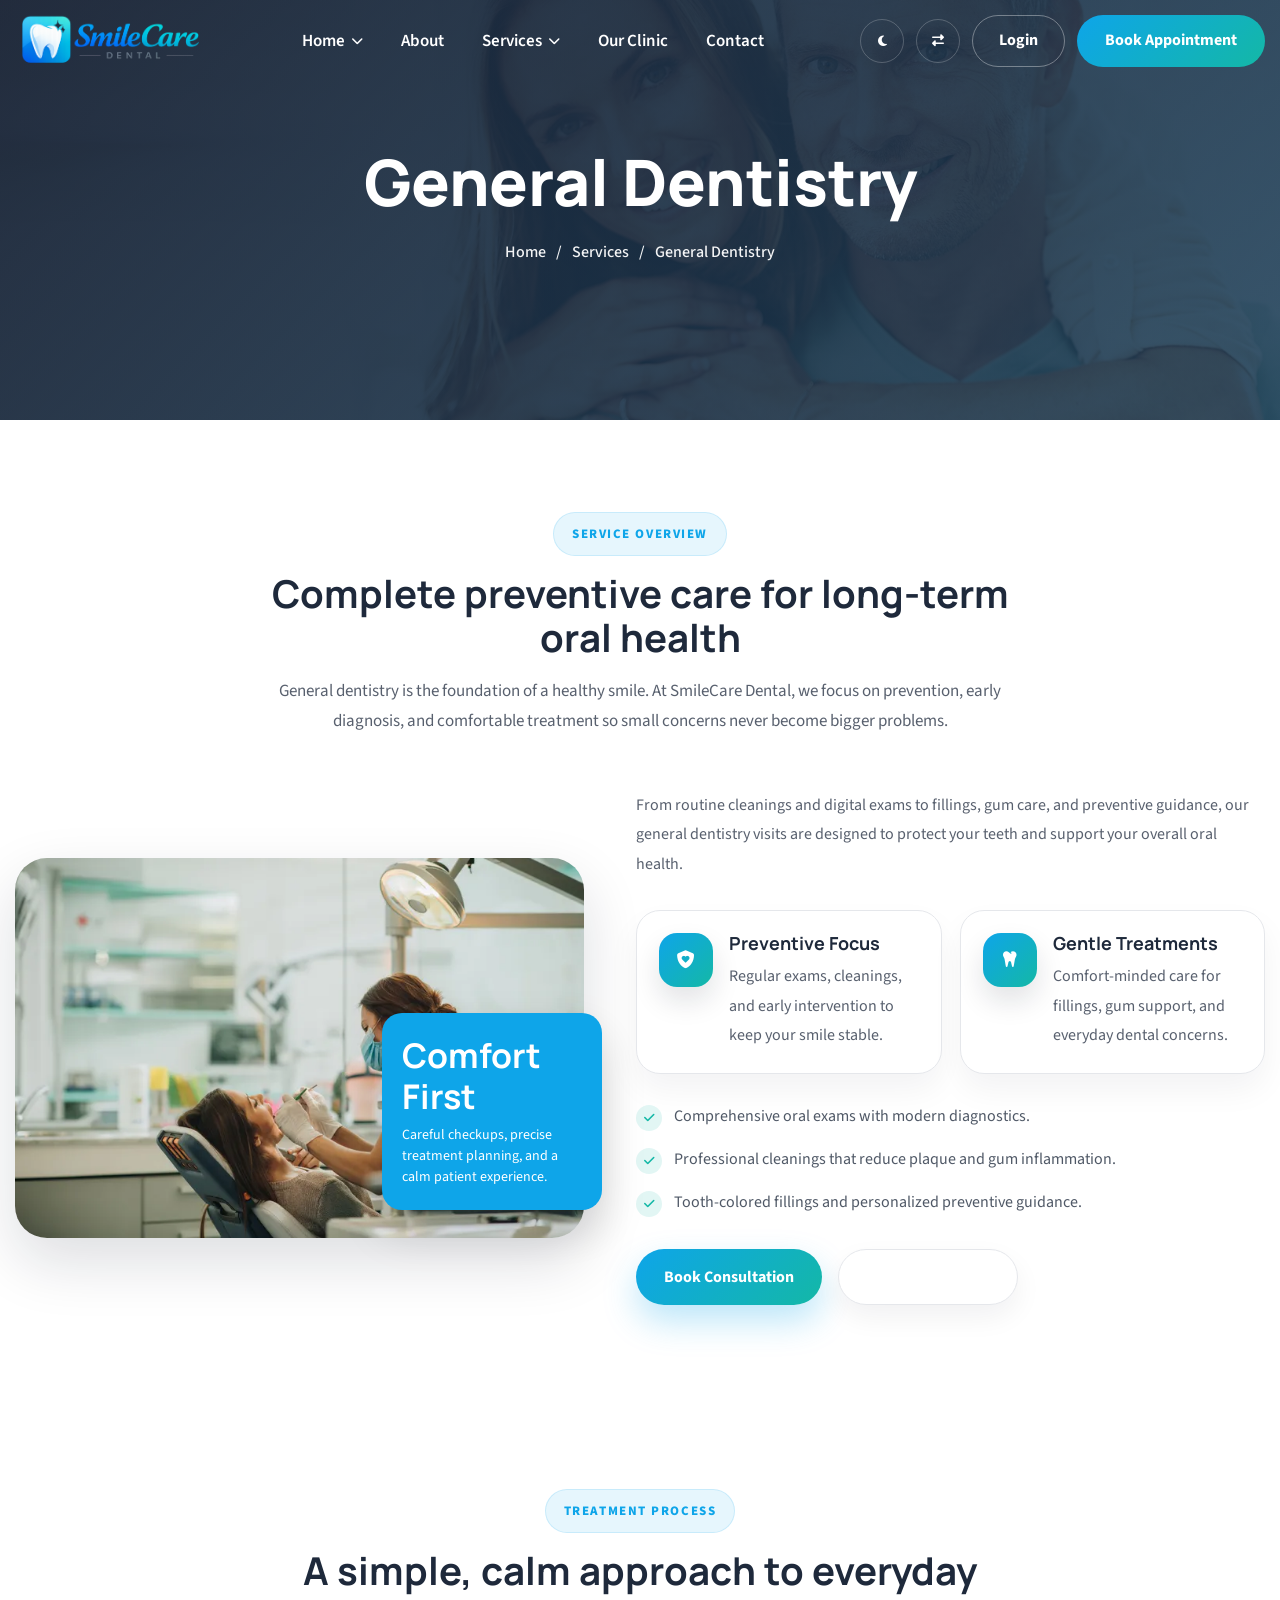
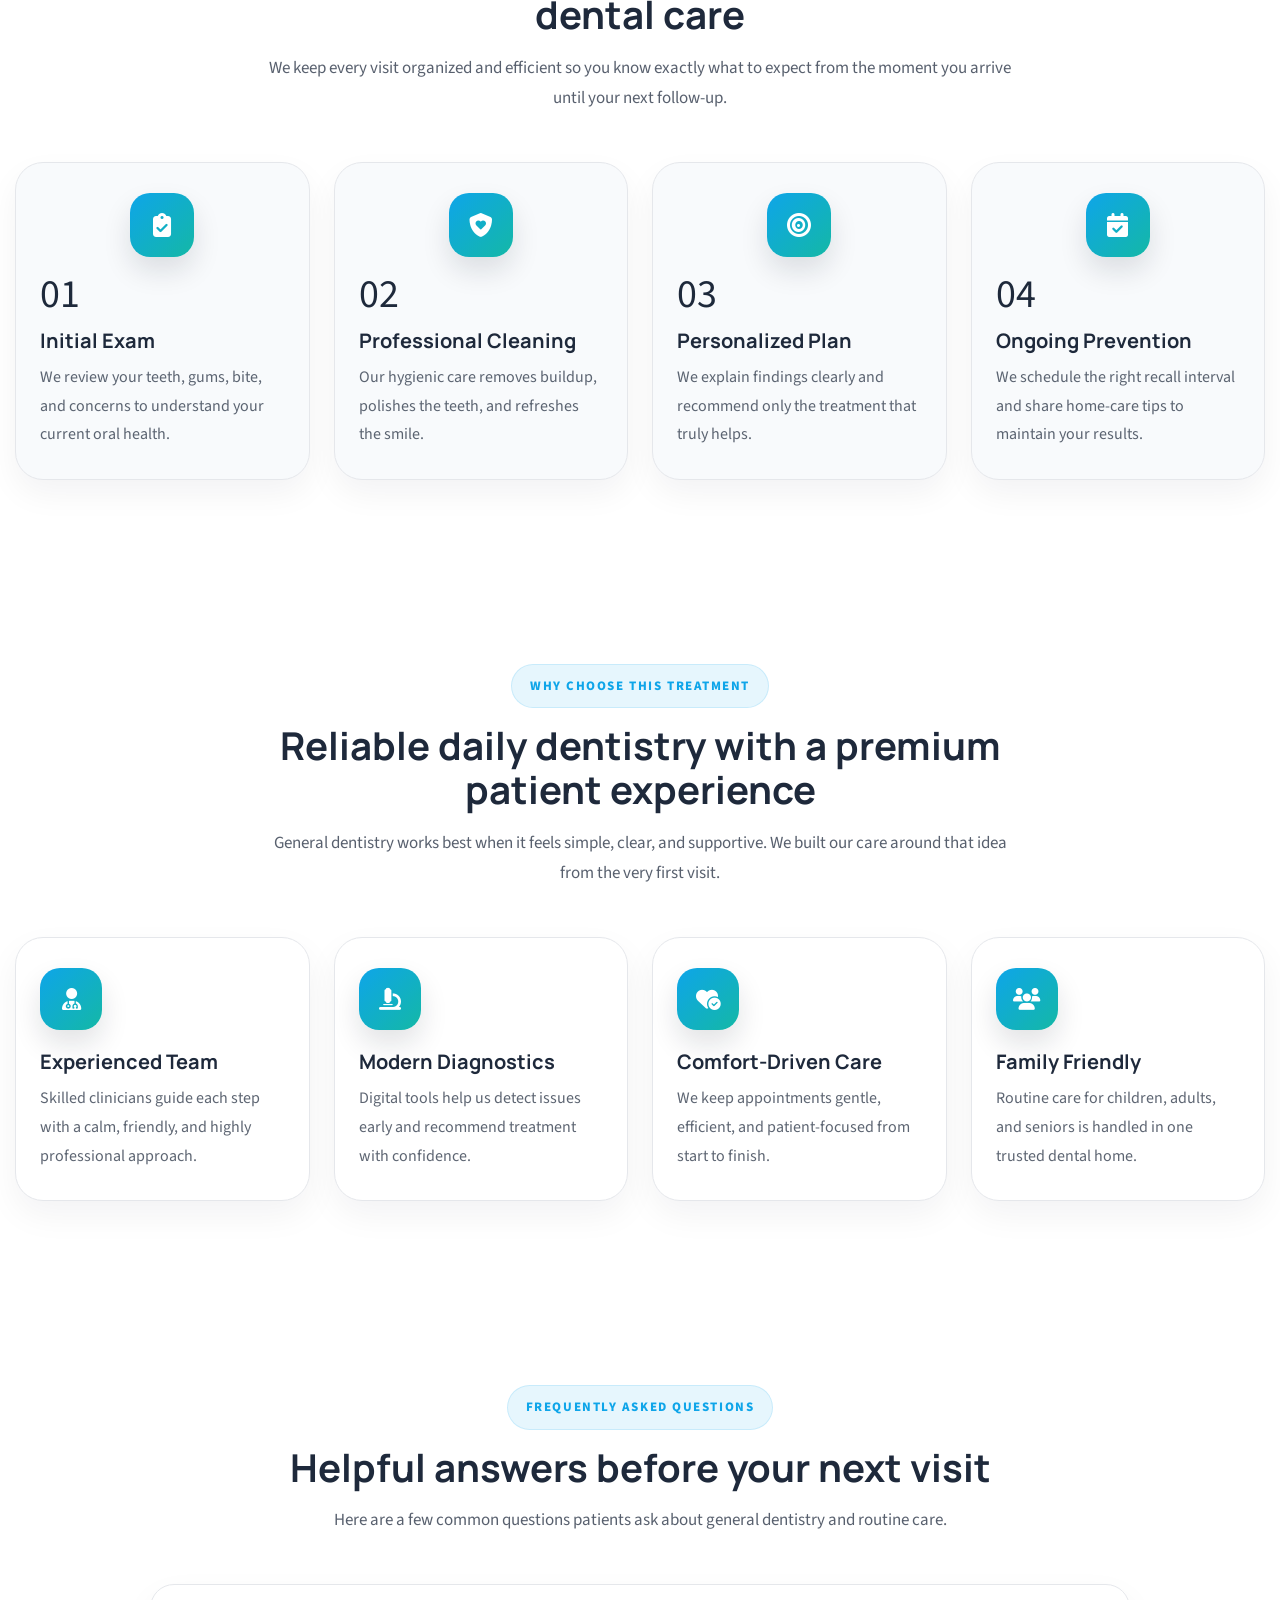
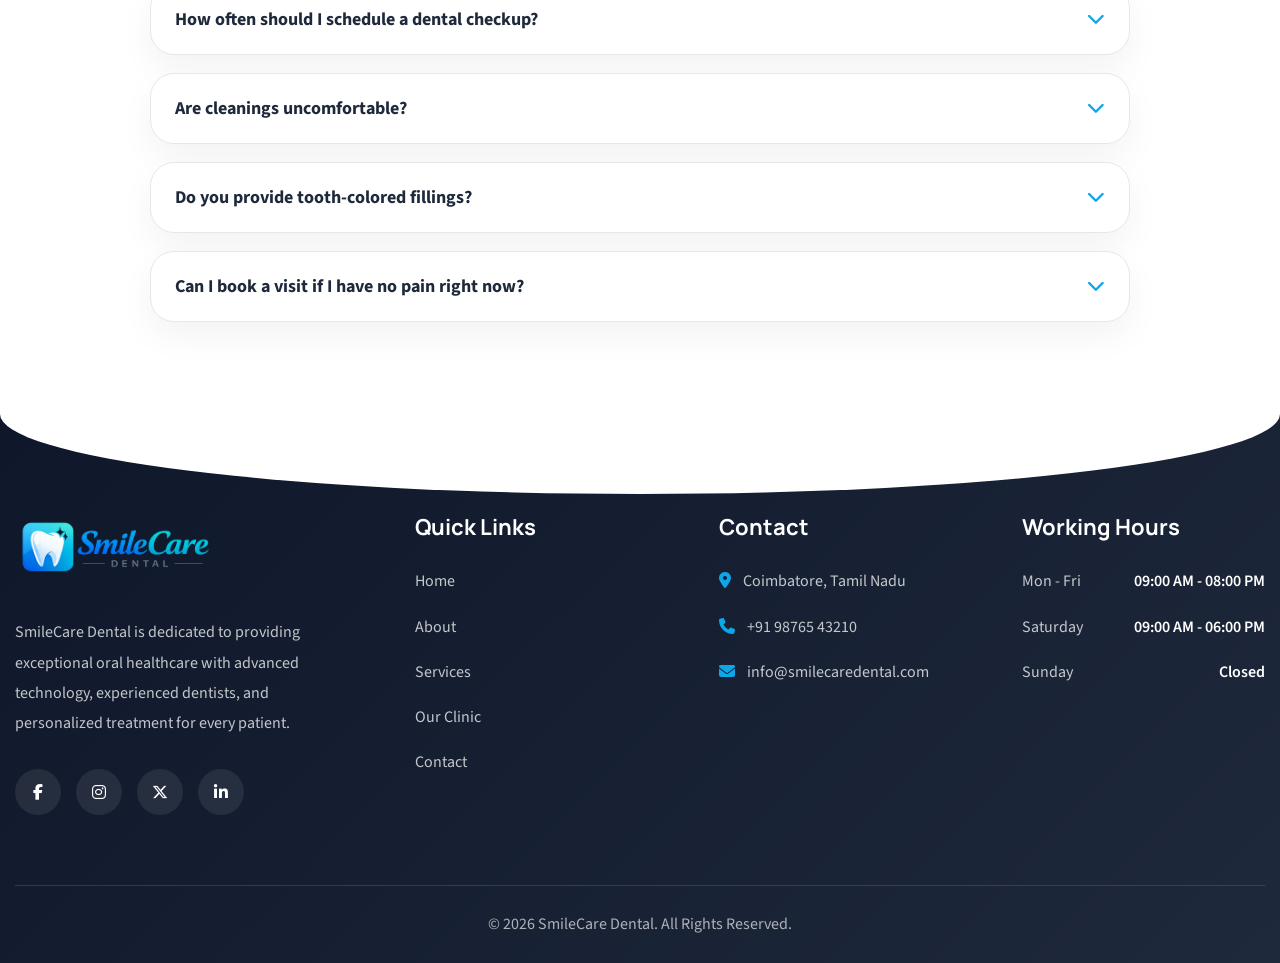
<file: general-dentistry.html>
<!DOCTYPE html>
<html lang="en" dir="ltr">

<head>
    <meta charset="UTF-8">
    <meta name="viewport" content="width=device-width, initial-scale=1.0">
    <title>General Dentistry | SmileCare Dental</title>
    <meta name="description"
        content="Explore SmileCare Dental's general dentistry services including exams, cleanings, fillings, preventive care, and gentle family treatment.">
    <meta name="author" content="SmileCare Dental">
    <link rel="shortcut icon" href="images/favicon.png" type="image/png">
    <link rel="preconnect" href="https://fonts.googleapis.com">
    <link rel="preconnect" href="https://fonts.gstatic.com" crossorigin>
    <link
        href="https://fonts.googleapis.com/css2?family=Manrope:wght@400;500;600;700;800&family=Source+Sans+3:wght@400;500;600;700&display=swap"
        rel="stylesheet">
    <link rel="stylesheet" href="https://cdnjs.cloudflare.com/ajax/libs/font-awesome/6.7.2/css/all.min.css">
    <link rel="stylesheet" href="https://unpkg.com/aos@2.3.4/dist/aos.css">
    <link rel="stylesheet" href="css/style.css">
</head>

<body class="service-detail-page general-dentistry-page">

    <header class="header" id="header">
        <div class="container">
            <nav class="navbar">
                <a href="index.html" class="logo" aria-label="SmileCare Dental home">
                    <img src="images/logo.png" alt="SmileCare Dental Logo">
                </a>
                <ul class="nav-menu">
                    <li class="nav-item dropdown">
                        <a href="#">
                            Home
                            <i class="fa-solid fa-chevron-down"></i>
                        </a>
                        <ul class="dropdown-menu">
                            <li>
                                <a href="index.html">Home 1</a>
                            </li>
                            <li>
                                <a href="home-2.html">Home 2</a>
                            </li>
                        </ul>
                    </li>
                    <li class="nav-item">
                        <a href="about.html">About</a>
                    </li>
                    <li class="nav-item dropdown">
                        <a href="services.html">
                            Services
                            <i class="fa-solid fa-chevron-down"></i>
                        </a>
                        <ul class="dropdown-menu">
                            <li><a href="general-dentistry.html">General Dentistry</a></li>
                            <li><a href="teeth-whitening.html">Teeth Whitening</a></li>
                            <li><a href="dental-implants.html">Dental Implants</a></li>
                            <li><a href="orthodontics.html">Orthodontics</a></li>
                            <li><a href="pediatric-dentistry.html">Pediatric Dentistry</a></li>
                            <li><a href="root-canal-treatment.html">Root Canal Treatment</a></li>
                        </ul>
                    </li>
                    <li class="nav-item">
                        <a href="our-clinic.html">Our Clinic</a>
                    </li>
                    <li class="nav-item">
                        <a href="contact.html">Contact</a>
                    </li>
                </ul>
                <div class="nav-right" aria-label="Page controls">
                    <button class="nav-icon-btn" id="theme-toggle" type="button" aria-label="Toggle dark mode"
                        aria-pressed="false">
                        <i class="fa-solid fa-moon" aria-hidden="true"></i>
                    </button>
                    <button class="nav-icon-btn" id="rtl-toggle" type="button" aria-label="Toggle RTL mode"
                        aria-pressed="false">
                        <i class="fa-solid fa-right-left" aria-hidden="true"></i>
                    </button>
                    <a href="login.html" class="login-btn">
                        Login
                    </a>
                    <a href="book-appointment.html" class="appointment-btn">
                        Book Appointment
                    </a>
                    <button class="menu-toggle" id="menu-toggle">
                        <span></span>
                        <span></span>
                        <span></span>
                    </button>
                </div>
            </nav>
        </div>
    </header>
    <div class="mobile-overlay"></div>
    <div class="mobile-menu">
        <div class="mobile-header">
            <a href="index.html" class="mobile-logo">
                <img src="images/logo.png" alt="SmileCare Dental Logo">
            </a>
            <button class="close-menu">
                <i class="fa-solid fa-xmark"></i>
            </button>
        </div>
        <ul class="mobile-nav">
            <li>
                <a href="index.html">
                    Home
                </a>
            </li>
            <li class="mobile-dropdown">
                <button class="mobile-dropdown-btn">
                    Services
                    <i class="fa-solid fa-chevron-down"></i>
                </button>
                <ul class="mobile-submenu">
                    <li><a href="general-dentistry.html">General Dentistry</a></li>
                    <li><a href="teeth-whitening.html">Teeth Whitening</a></li>
                    <li><a href="dental-implants.html">Dental Implants</a></li>
                    <li><a href="orthodontics.html">Orthodontics</a></li>
                    <li><a href="pediatric-dentistry.html">Pediatric Dentistry</a></li>
                    <li><a href="root-canal-treatment.html">Root Canal Treatment</a></li>
                </ul>
            </li>
            <li>
                <a href="about.html">
                    About
                </a>
            </li>
            <li>
                <a href="our-clinic.html">
                    Our Clinic
                </a>
            </li>
            <li>
                <a href="contact.html">
                    Contact
                </a>
            </li>
        </ul>
        <div class="mobile-toggles">
            <button class="nav-icon-btn" id="mobile-theme-toggle" type="button" aria-label="Toggle dark mode">
                <i class="fa-solid fa-moon"></i>
            </button>
            <button class="nav-icon-btn" id="mobile-rtl-toggle" type="button" aria-label="Toggle RTL mode">
                <i class="fa-solid fa-right-left"></i>
            </button>
        </div>
        <div class="mobile-buttons">
            <a href="login.html" class="mobile-login">
                Login
            </a>
            <a href="book-appointment.html" class="mobile-book">
                Book Appointment
            </a>
        </div>
    </div>

    <main>

        <section class="page-banner">
            <div class="page-banner-overlay"></div>
            <div class="container">
                <div class="page-banner-content" data-aos="fade-up">
                    <h1>General Dentistry</h1>
                    <nav class="breadcrumb" aria-label="Breadcrumb">
                        <a href="index.html">Home</a>
                        <span>/</span>
                        <a href="services.html">Services</a>
                        <span>/</span>
                        <span>General Dentistry</span>
                    </nav>
                </div>
            </div>
        </section>

        <section class="service-overview">
            <div class="container">
                <div class="section-header" data-aos="fade-up">
                    <span class="section-kicker">Service Overview</span>
                    <h2>Complete preventive care for long-term oral health</h2>
                    <p class="section-description">
                        General dentistry is the foundation of a healthy smile. At SmileCare Dental, we focus on
                        prevention, early diagnosis, and comfortable treatment so small concerns never become bigger
                        problems.
                    </p>
                </div>

                <div class="service-overview-grid">
                    <div class="service-overview-media" data-aos="fade-right">
                        <img src="images/d1.jpg" alt="SmileCare Dental general dentistry consultation">
                        <div class="experience-box">
                            <h3>Comfort First</h3>
                            <span>Careful checkups, precise treatment planning, and a calm patient experience.</span>
                        </div>
                    </div>

                    <div class="service-overview-content" data-aos="fade-left">
                        <p class="service-overview-intro">
                            From routine cleanings and digital exams to fillings, gum care, and preventive guidance, our
                            general dentistry visits are designed to protect your teeth and support your overall oral
                            health.
                        </p>

                        <div class="about-feature-grid service-overview-features">
                            <article class="mini-feature-card">
                                <div class="mini-feature-icon">
                                    <i class="fa-solid fa-shield-heart" aria-hidden="true"></i>
                                </div>
                                <div>
                                    <h3>Preventive Focus</h3>
                                    <p>Regular exams, cleanings, and early intervention to keep your smile stable.</p>
                                </div>
                            </article>

                            <article class="mini-feature-card">
                                <div class="mini-feature-icon">
                                    <i class="fa-solid fa-tooth" aria-hidden="true"></i>
                                </div>
                                <div>
                                    <h3>Gentle Treatments</h3>
                                    <p>Comfort-minded care for fillings, gum support, and everyday dental concerns.</p>
                                </div>
                            </article>
                        </div>

                        <ul class="service-overview-list">
                            <li><i class="fa-solid fa-check" aria-hidden="true"></i>Comprehensive oral exams with modern
                                diagnostics.</li>
                            <li><i class="fa-solid fa-check" aria-hidden="true"></i>Professional cleanings that reduce
                                plaque and gum inflammation.</li>
                            <li><i class="fa-solid fa-check" aria-hidden="true"></i>Tooth-colored fillings and
                                personalized preventive guidance.</li>
                        </ul>

                        <div class="service-overview-actions">
                            <a href="book-appointment.html" class="btn-primary">Book Consultation</a>
                            <a href="contact.html" class="btn-secondary">Contact Clinic</a>
                        </div>
                    </div>
                </div>
            </div>
        </section>

        <section class="service-process">
            <div class="container">
                <div class="section-header" data-aos="fade-up">
                    <span class="section-kicker">Treatment Process</span>
                    <h2>A simple, calm approach to everyday dental care</h2>
                    <p class="section-description">
                        We keep every visit organized and efficient so you know exactly what to expect from the moment
                        you arrive until your next follow-up.
                    </p>
                </div>

                <div class="facts-grid">
                    <article class="fact-card" data-aos="fade-up">
                        <div class="fact-icon">
                            <i class="fa-solid fa-clipboard-check" aria-hidden="true"></i>
                        </div>
                        <span class="fact-number">01</span>
                        <h3>Initial Exam</h3>
                        <p>We review your teeth, gums, bite, and concerns to understand your current oral health.</p>
                    </article>

                    <article class="fact-card" data-aos="fade-up" data-aos-delay="100">
                        <div class="fact-icon">
                            <i class="fa-solid fa-shield-heart" aria-hidden="true"></i>
                        </div>
                        <span class="fact-number">02</span>
                        <h3>Professional Cleaning</h3>
                        <p>Our hygienic care removes buildup, polishes the teeth, and refreshes the smile.</p>
                    </article>

                    <article class="fact-card" data-aos="fade-up" data-aos-delay="200">
                        <div class="fact-icon">
                            <i class="fa-solid fa-bullseye" aria-hidden="true"></i>
                        </div>
                        <span class="fact-number">03</span>
                        <h3>Personalized Plan</h3>
                        <p>We explain findings clearly and recommend only the treatment that truly helps.</p>
                    </article>

                    <article class="fact-card" data-aos="fade-up" data-aos-delay="300">
                        <div class="fact-icon">
                            <i class="fa-solid fa-calendar-check" aria-hidden="true"></i>
                        </div>
                        <span class="fact-number">04</span>
                        <h3>Ongoing Prevention</h3>
                        <p>We schedule the right recall interval and share home-care tips to maintain your results.</p>
                    </article>
                </div>
            </div>
        </section>

        <section class="service-benefits">
            <div class="container">
                <div class="section-header" data-aos="fade-up">
                    <span class="section-kicker">Why Choose This Treatment</span>
                    <h2>Reliable daily dentistry with a premium patient experience</h2>
                    <p class="section-description">
                        General dentistry works best when it feels simple, clear, and supportive. We built our care
                        around that idea from the very first visit.
                    </p>
                </div>

                <div class="choose-grid">
                    <article class="choose-card" data-aos="fade-up">
                        <div class="choose-icon">
                            <i class="fa-solid fa-user-doctor" aria-hidden="true"></i>
                        </div>
                        <h3>Experienced Team</h3>
                        <p>Skilled clinicians guide each step with a calm, friendly, and highly professional approach.
                        </p>
                    </article>

                    <article class="choose-card" data-aos="fade-up" data-aos-delay="100">
                        <div class="choose-icon">
                            <i class="fa-solid fa-microscope" aria-hidden="true"></i>
                        </div>
                        <h3>Modern Diagnostics</h3>
                        <p>Digital tools help us detect issues early and recommend treatment with confidence.</p>
                    </article>

                    <article class="choose-card" data-aos="fade-up" data-aos-delay="200">
                        <div class="choose-icon">
                            <i class="fa-solid fa-heart-circle-check" aria-hidden="true"></i>
                        </div>
                        <h3>Comfort-Driven Care</h3>
                        <p>We keep appointments gentle, efficient, and patient-focused from start to finish.</p>
                    </article>

                    <article class="choose-card" data-aos="fade-up" data-aos-delay="300">
                        <div class="choose-icon">
                            <i class="fa-solid fa-users" aria-hidden="true"></i>
                        </div>
                        <h3>Family Friendly</h3>
                        <p>Routine care for children, adults, and seniors is handled in one trusted dental home.</p>
                    </article>
                </div>
            </div>
        </section>

        <section class="service-faq">
            <div class="container">
                <div class="section-header" data-aos="fade-up">
                    <span class="section-kicker">Frequently Asked Questions</span>
                    <h2>Helpful answers before your next visit</h2>
                    <p class="section-description">
                        Here are a few common questions patients ask about general dentistry and routine care.
                    </p>
                </div>

                <div class="service-faq-accordion" data-service-faq>
                    <article class="service-faq-item" data-aos="fade-up">
                        <button class="service-faq-question" type="button" aria-expanded="true">
                            How often should I schedule a dental checkup?
                            <i class="fa-solid fa-chevron-down" aria-hidden="true"></i>
                        </button>
                        <div class="service-faq-answer">
                            <div class="service-faq-answer-inner">
                                Most patients benefit from a checkup and cleaning every six months, though some may need
                                more frequent visits depending on gum health, history, or ongoing treatment needs.
                            </div>
                        </div>
                    </article>

                    <article class="service-faq-item" data-aos="fade-up" data-aos-delay="100">
                        <button class="service-faq-question" type="button" aria-expanded="false">
                            Are cleanings uncomfortable?
                            <i class="fa-solid fa-chevron-down" aria-hidden="true"></i>
                        </button>
                        <div class="service-faq-answer">
                            <div class="service-faq-answer-inner">
                                Cleanings are usually very manageable. If your gums are sensitive, we use a gentle pace
                                and can adjust the visit to keep you comfortable throughout the appointment.
                            </div>
                        </div>
                    </article>

                    <article class="service-faq-item" data-aos="fade-up" data-aos-delay="200">
                        <button class="service-faq-question" type="button" aria-expanded="false">
                            Do you provide tooth-colored fillings?
                            <i class="fa-solid fa-chevron-down" aria-hidden="true"></i>
                        </button>
                        <div class="service-faq-answer">
                            <div class="service-faq-answer-inner">
                                Yes. When a filling is needed, we typically recommend natural-looking composite
                                materials that blend smoothly with your existing tooth color.
                            </div>
                        </div>
                    </article>

                    <article class="service-faq-item" data-aos="fade-up" data-aos-delay="300">
                        <button class="service-faq-question" type="button" aria-expanded="false">
                            Can I book a visit if I have no pain right now?
                            <i class="fa-solid fa-chevron-down" aria-hidden="true"></i>
                        </button>
                        <div class="service-faq-answer">
                            <div class="service-faq-answer-inner">
                                Absolutely. Preventive visits are the best time to catch issues early, even when your
                                smile feels perfectly fine.
                            </div>
                        </div>
                    </article>
                </div>
            </div>
        </section>



    </main>

    <footer class="footer">

        <div class="container">

            <div class="footer-wrapper">

                <!-- Footer About -->

                <div class="footer-about">

                    <a href="index.html" class="footer-logo">
                        <img src="images/logo.png" alt="SmileCare Dental">
                    </a>

                    <p>
                        SmileCare Dental is dedicated to providing exceptional oral healthcare with advanced technology,
                        experienced dentists, and personalized treatment for every patient.
                    </p>

                    <div class="footer-social">

                        <a href="#"><i class="fab fa-facebook-f"></i></a>

                        <a href="#"><i class="fab fa-instagram"></i></a>

                        <a href="#"><i class="fab fa-x-twitter"></i></a>

                        <a href="#"><i class="fab fa-linkedin-in"></i></a>

                    </div>

                </div>

                <!-- Quick Links -->

                <div class="footer-links">

                    <h3>Quick Links</h3>

                    <ul>

                        <li><a href="index.html">Home</a></li>

                        <li><a href="about.html">About</a></li>

                        <li><a href="services.html">Services</a></li>

                        <li><a href="our-clinic.html">Our Clinic</a></li>

                        <li><a href="contact.html">Contact</a></li>

                    </ul>

                </div>

                <!-- Contact -->

                <div class="footer-contact">

                    <h3>Contact</h3>

                    <ul>

                        <li>
                            <i class="fas fa-location-dot"></i>
                            Coimbatore, Tamil Nadu
                        </li>

                        <li>
                            <i class="fas fa-phone"></i>
                            +91 98765 43210
                        </li>

                        <li>
                            <i class="fas fa-envelope"></i>
                            info@smilecaredental.com
                        </li>

                    </ul>

                </div>

                <!-- Working Hours -->

                <div class="footer-hours">

                    <h3>Working Hours</h3>

                    <ul>

                        <li>Mon - Fri <span>09:00 AM - 08:00 PM</span></li>

                        <li>Saturday <span>09:00 AM - 06:00 PM</span></li>

                        <li>Sunday <span>Closed</span></li>

                    </ul>

                </div>

            </div>

            <div class="footer-bottom">

                <p>
                    &copy; 2026 SmileCare Dental. All Rights Reserved.
                </p>

            </div>

        </div>

    </footer>

    <script src="https://unpkg.com/aos@2.3.4/dist/aos.js"></script>
    <script src="js/main.js"></script>
</body>

</html>
</file>
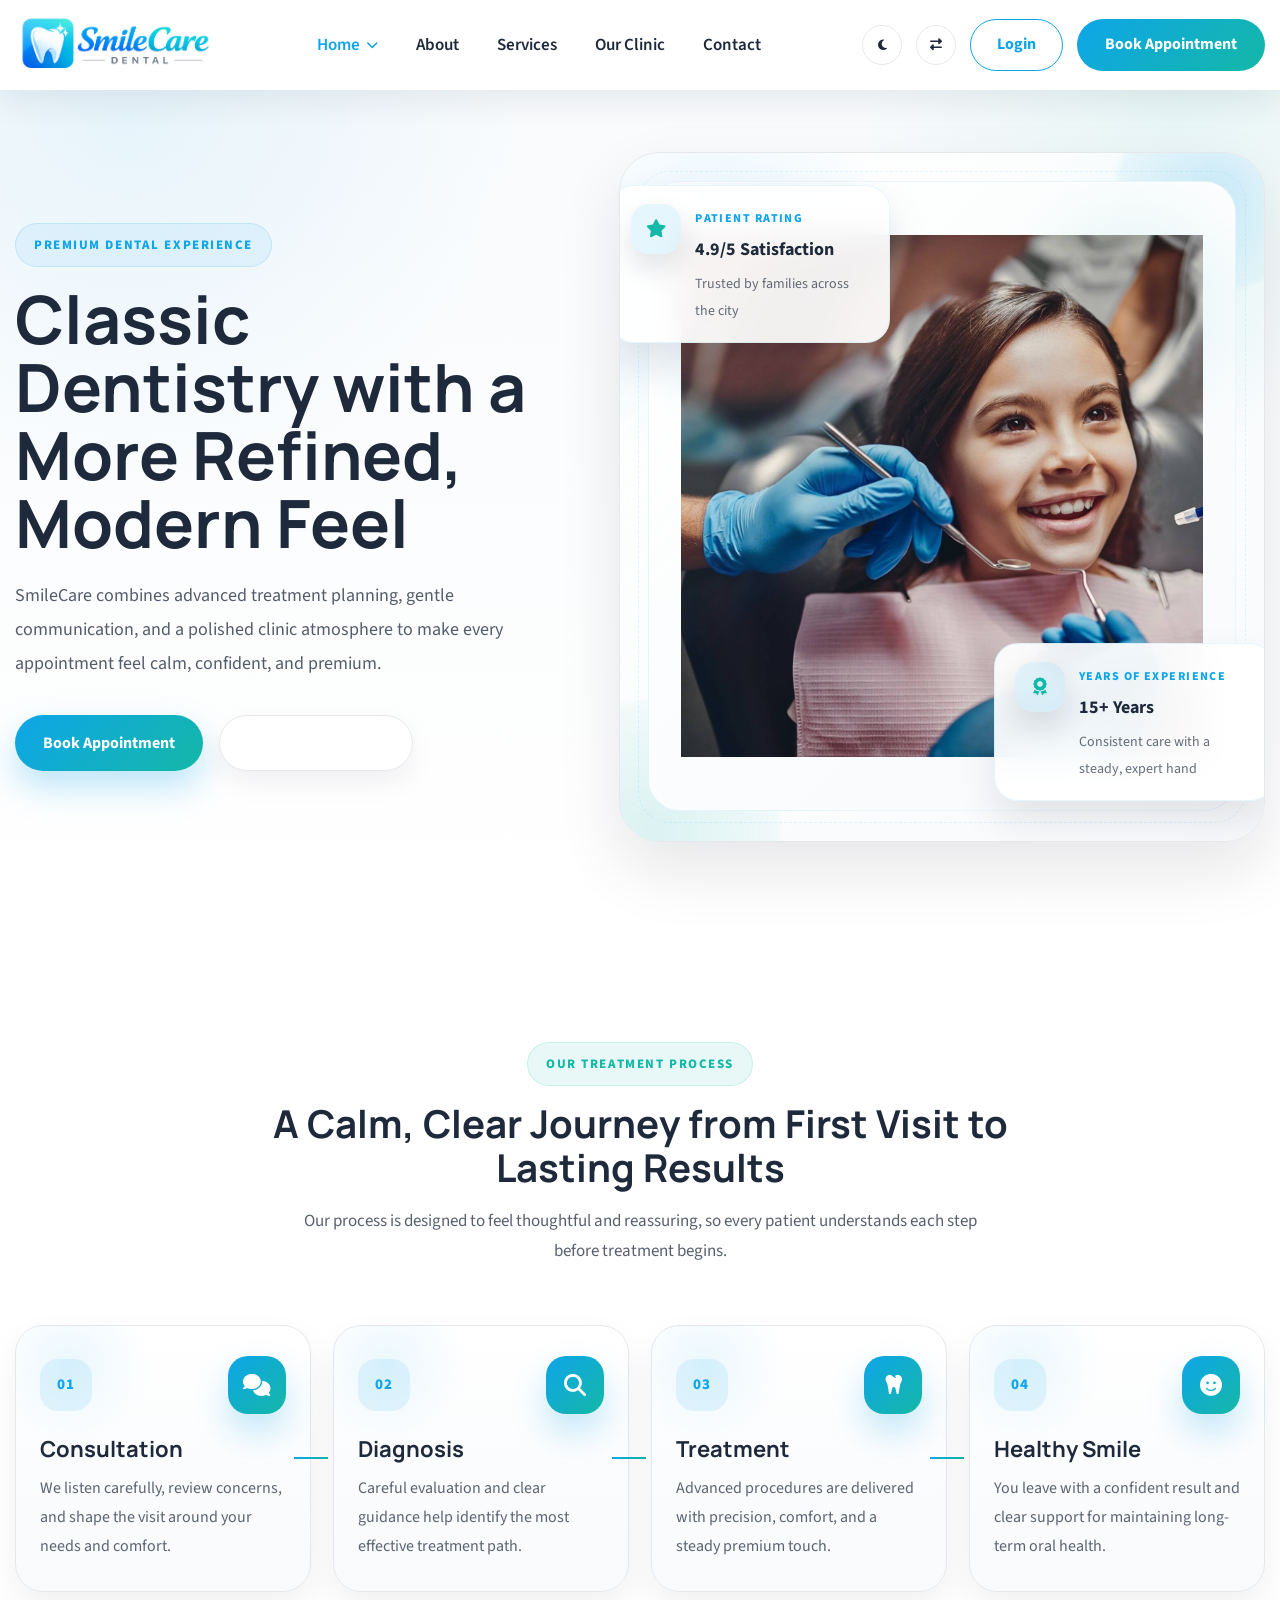
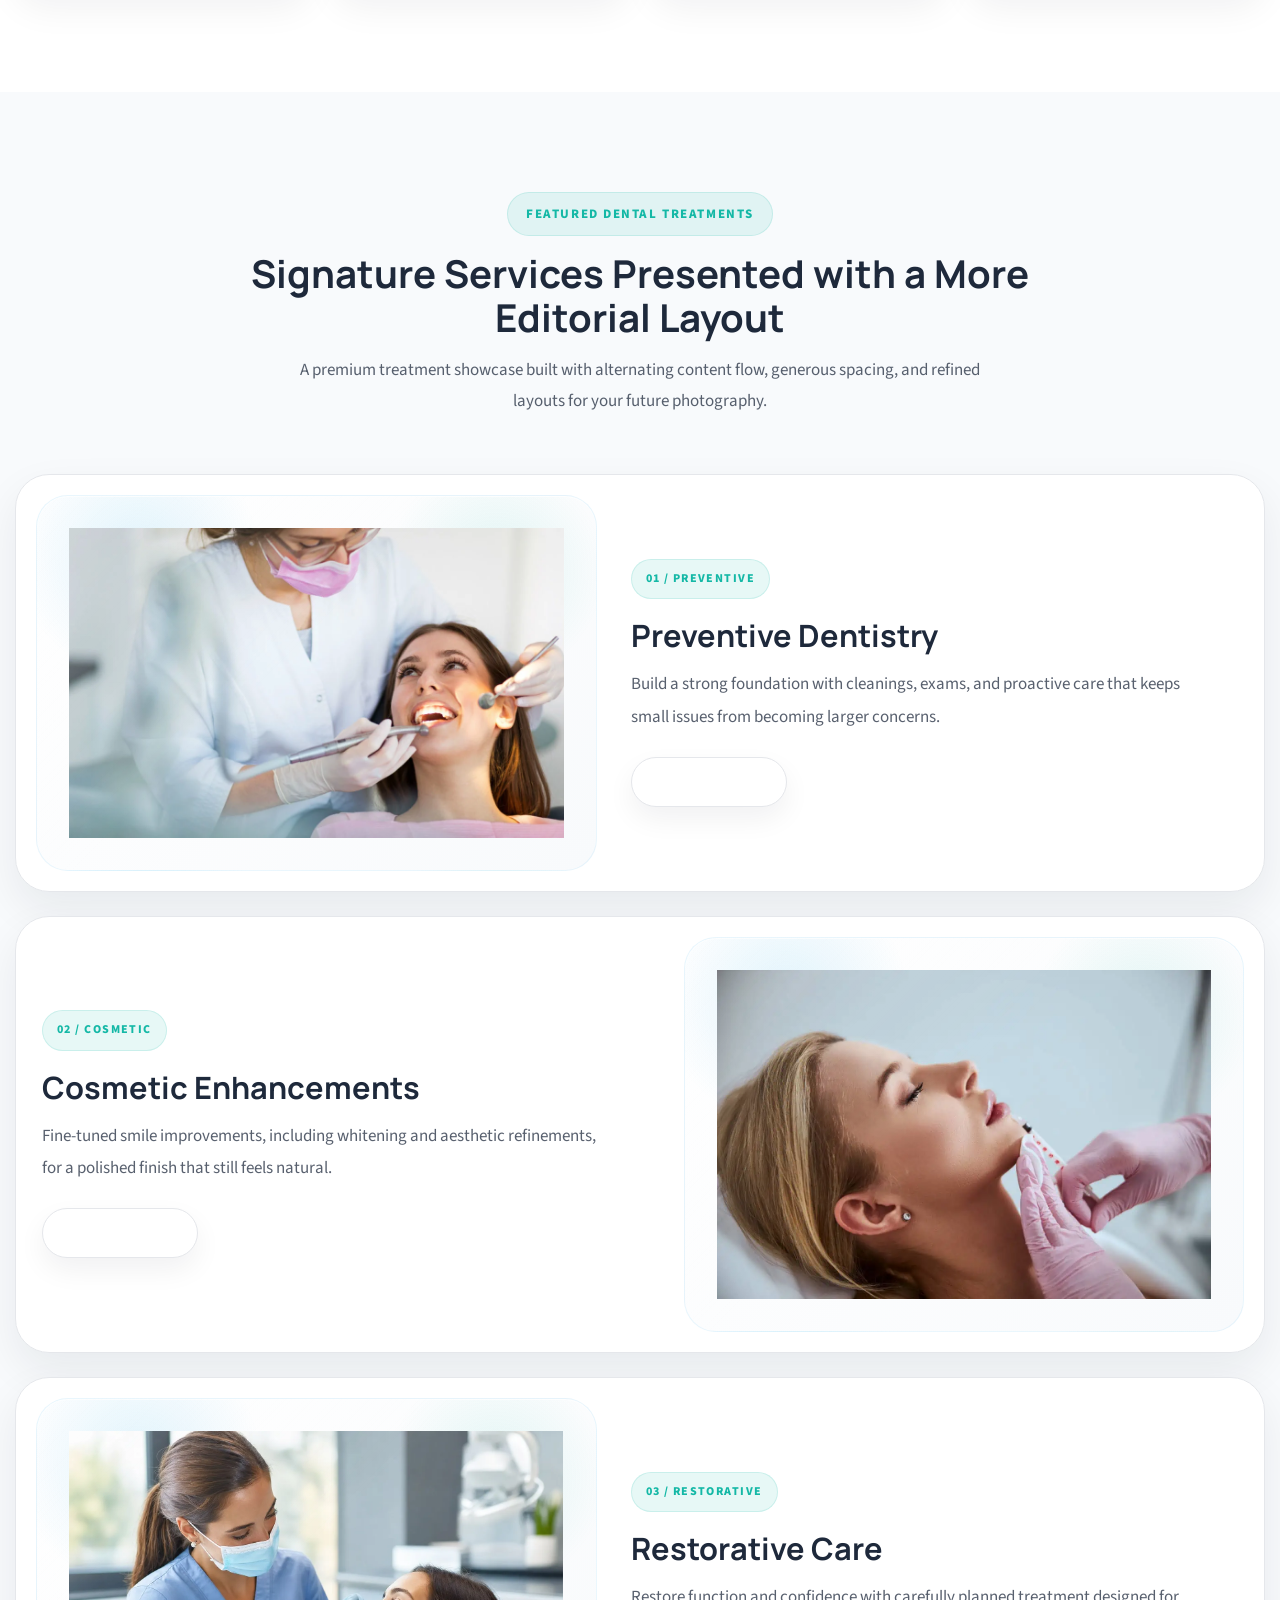
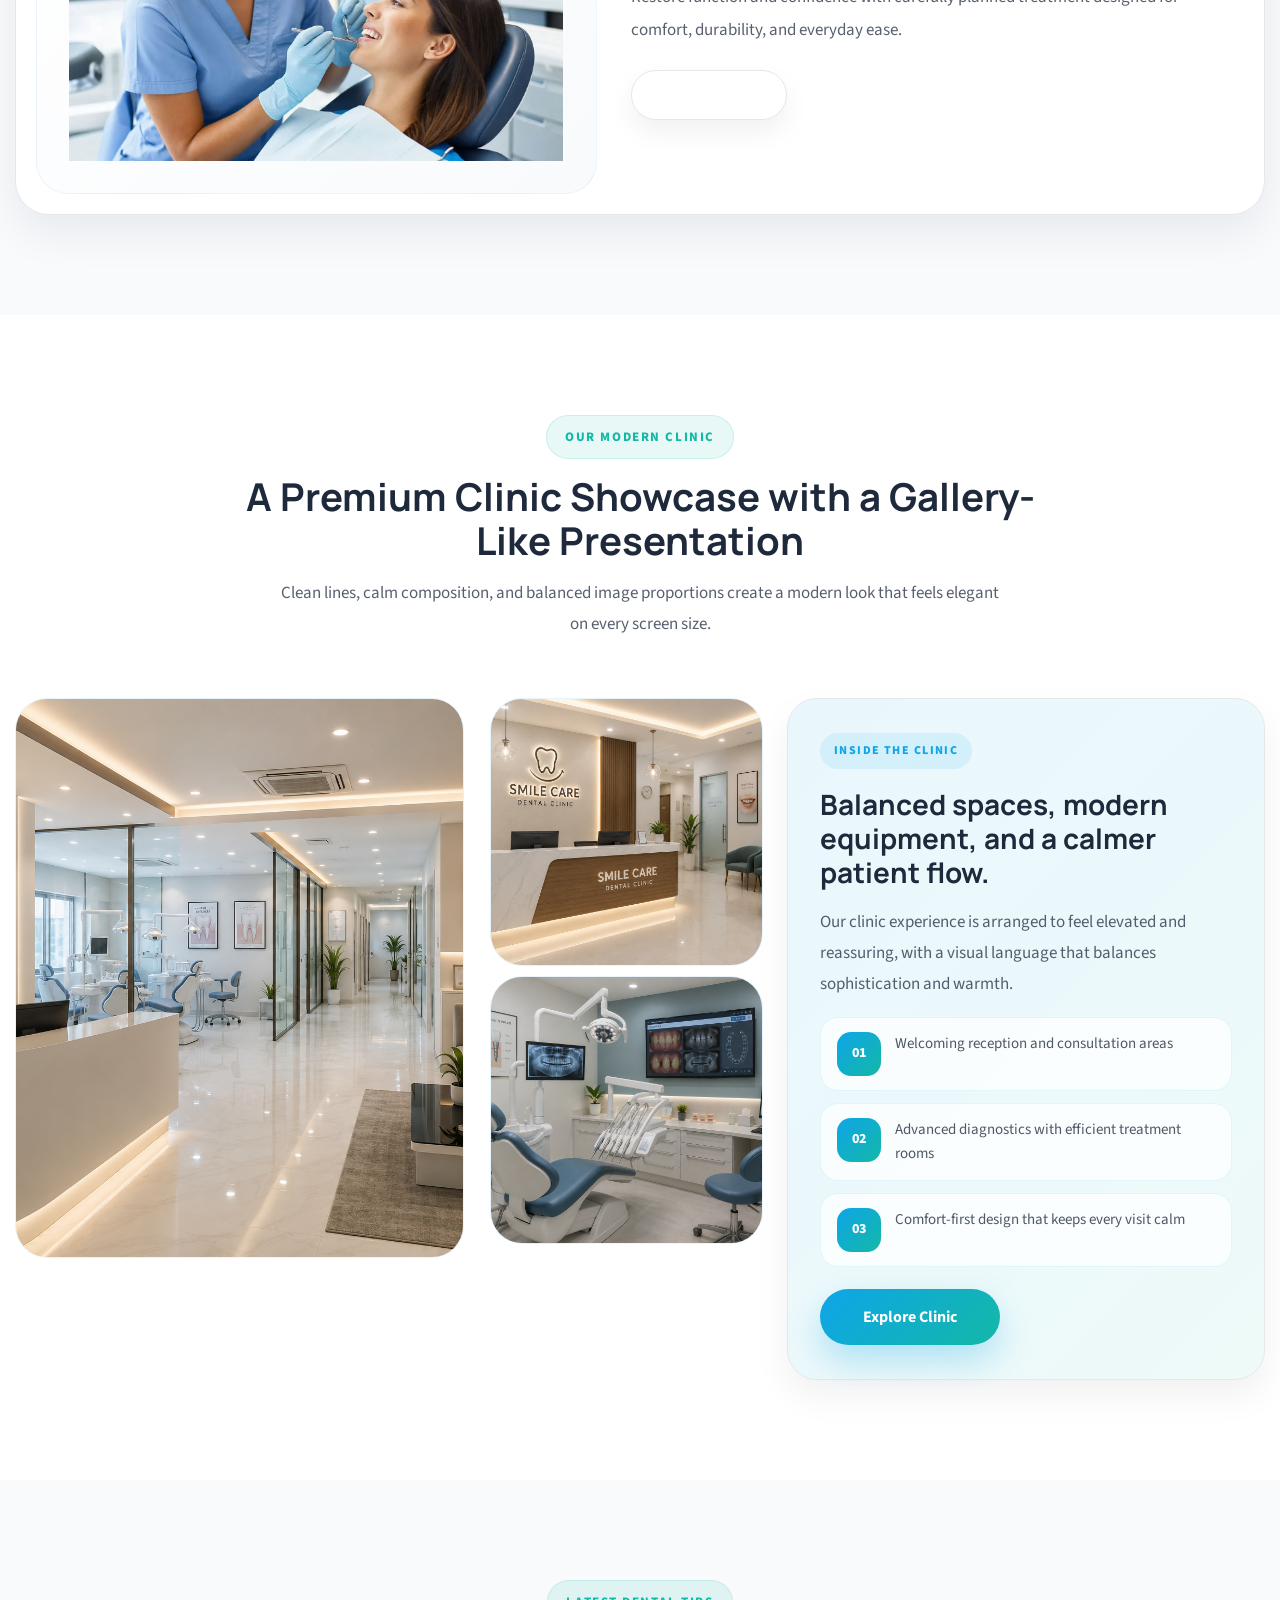
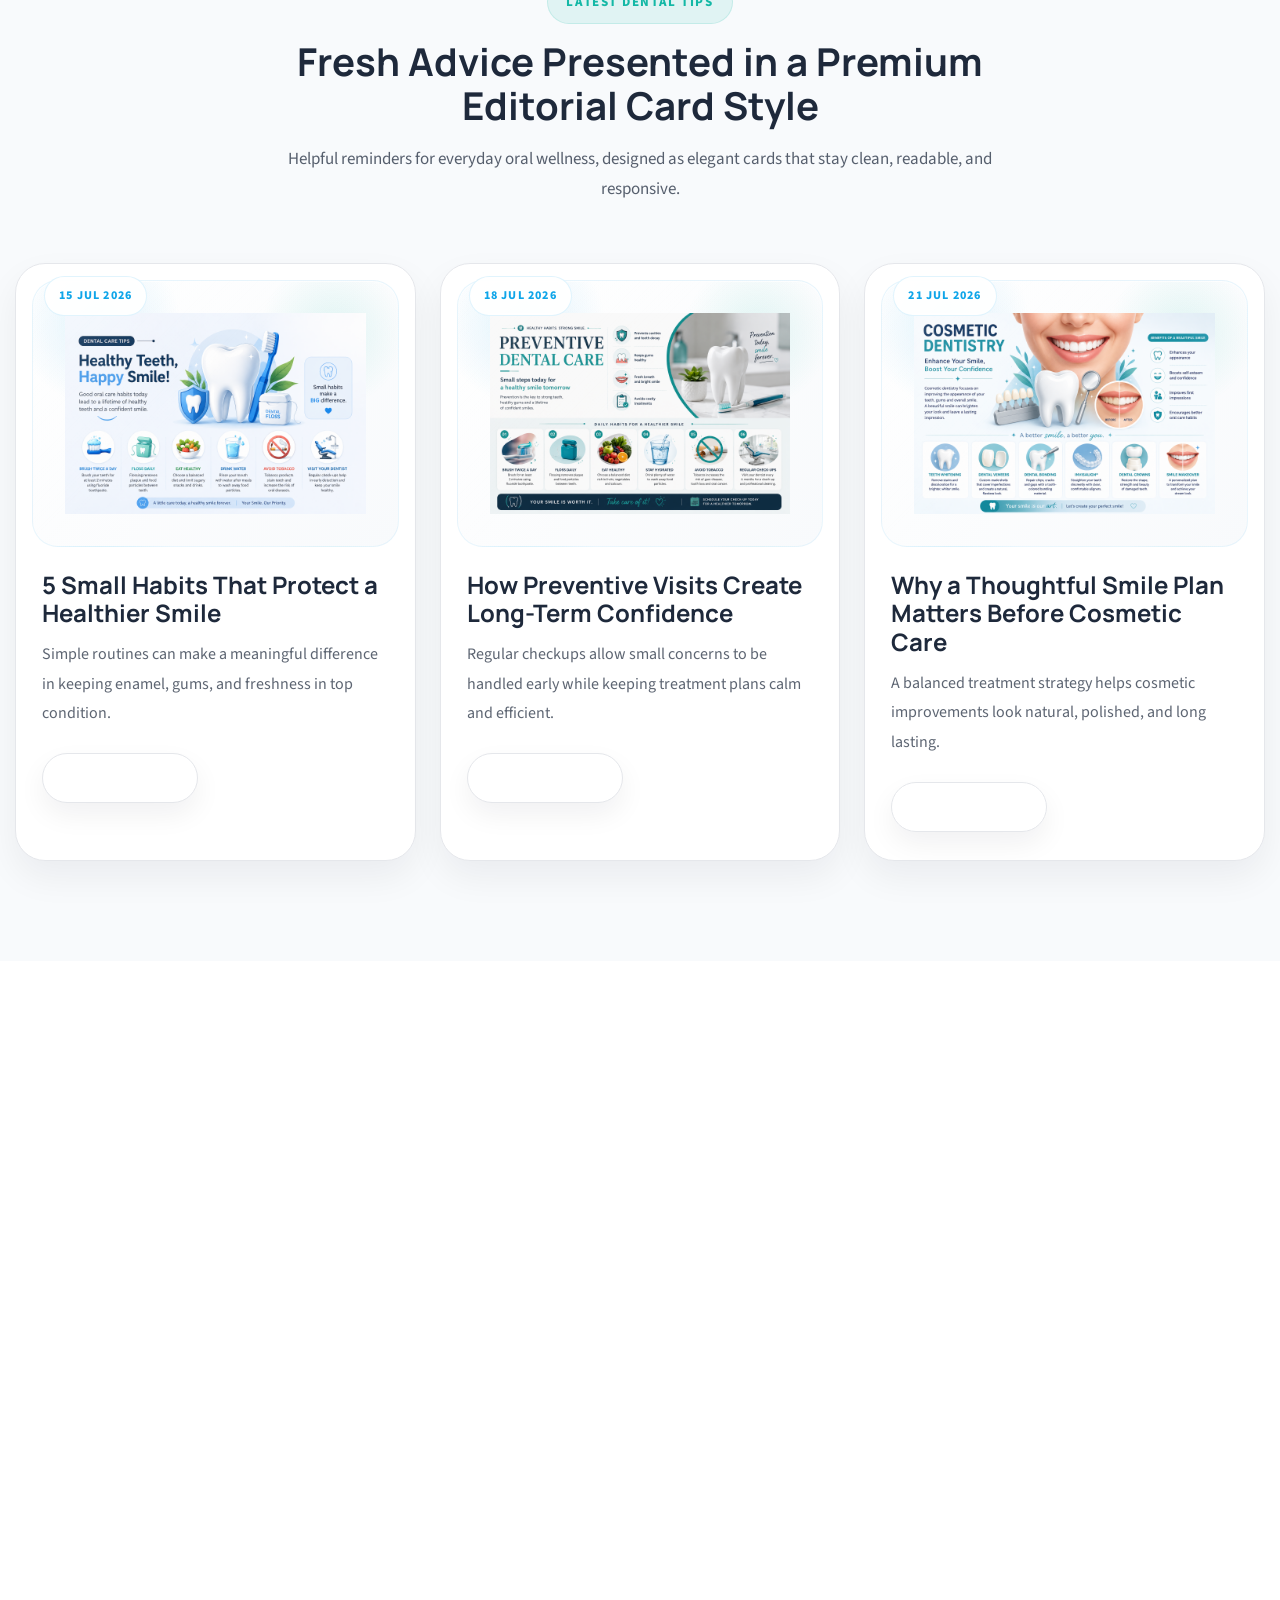
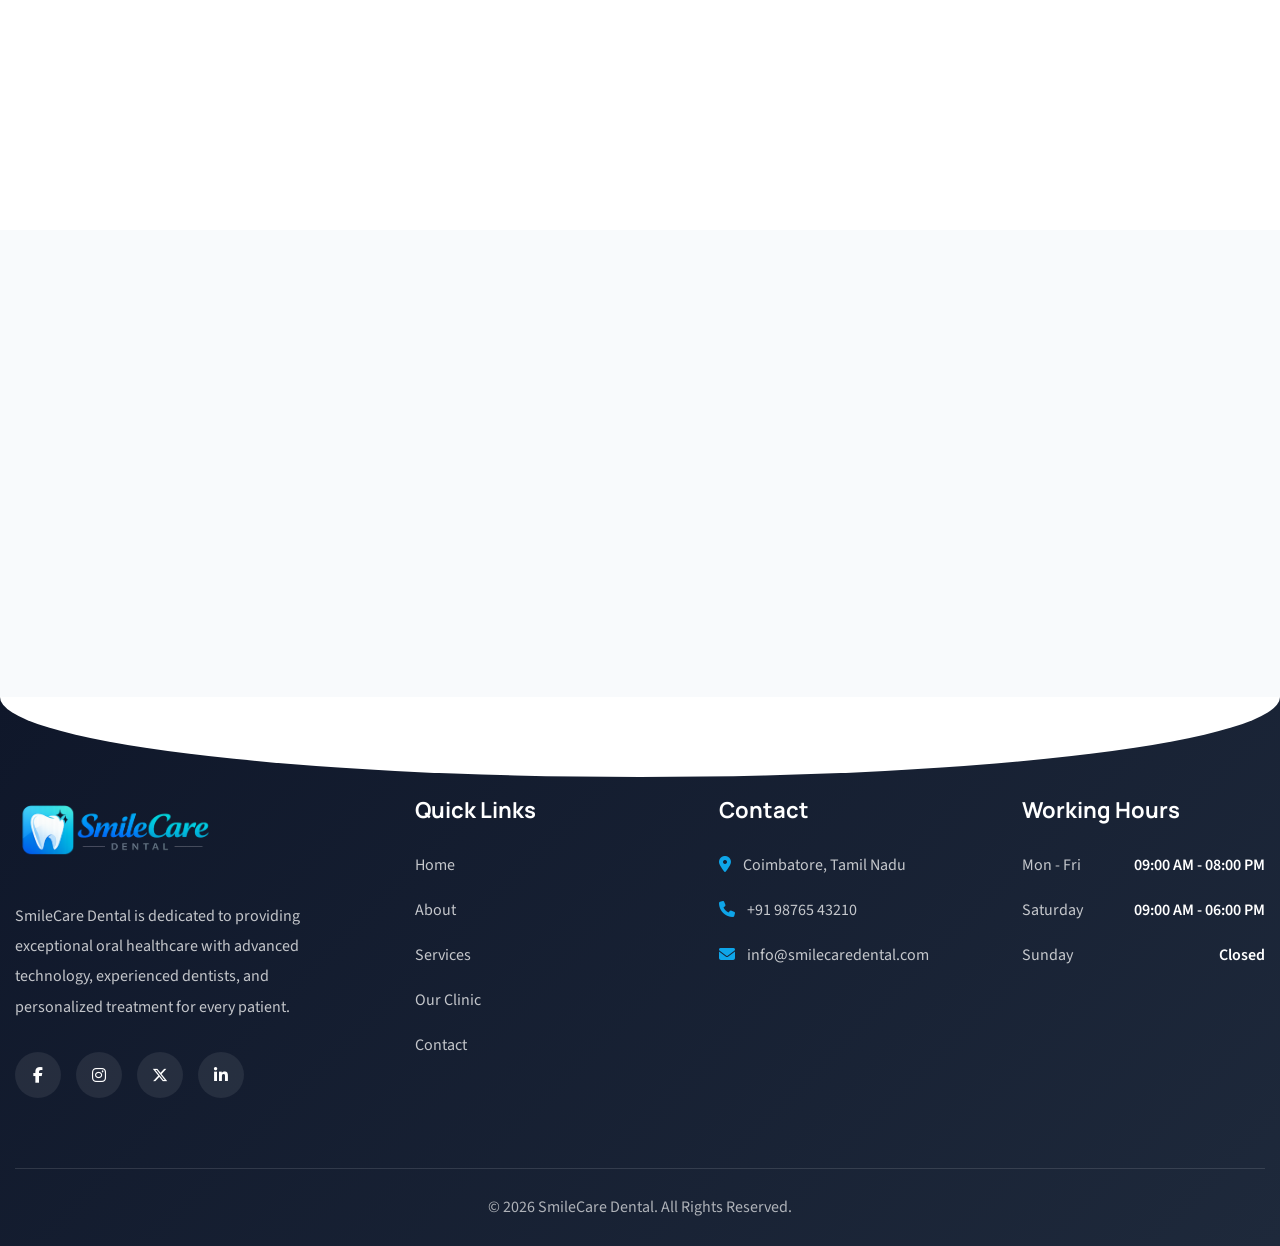
<file: home-2.html>
<!DOCTYPE html>
<html lang="en" dir="ltr">

<head>

    <!-- Meta -->
    <meta charset="UTF-8">
    <meta name="viewport" content="width=device-width, initial-scale=1.0">

    <!-- Title -->
    <title>SmileCare Dental | Home 2</title>

    <!-- SEO -->
    <meta name="description"
        content="SmileCare Dental provides premium oral healthcare with advanced treatments, refined patient care, and a calm, classic clinic experience.">

    <meta name="keywords"
        content="Dental Clinic, Dentist, Teeth Whitening, Braces, Dental Implants, Root Canal, SmileCare Dental">

    <meta name="author" content="SmileCare Dental">

    <!-- Favicon -->
    <link rel="shortcut icon" href="images/favicon.png" type="image/png">

    <!-- Google Fonts -->
    <link rel="preconnect" href="https://fonts.googleapis.com">
    <link rel="preconnect" href="https://fonts.gstatic.com" crossorigin>
    <link
        href="https://fonts.googleapis.com/css2?family=Manrope:wght@400;500;600;700;800&family=Source+Sans+3:wght@400;500;600;700&display=swap"
        rel="stylesheet">

    <!-- Font Awesome -->
    <link rel="stylesheet" href="https://cdnjs.cloudflare.com/ajax/libs/font-awesome/6.7.2/css/all.min.css">

    <!-- AOS Animation -->
    <link rel="stylesheet" href="https://unpkg.com/aos@2.3.4/dist/aos.css">

    <link rel="stylesheet" href="https://cdn.jsdelivr.net/npm/swiper@11/swiper-bundle.min.css">

    <!-- CSS -->
    <link rel="stylesheet" href="css/style.css">

</head>

<body class="home-2-page">

    <!--==============================
    Header Start
===============================-->

    <header class="header" id="header">

        <div class="container">

            <nav class="navbar">

                <!--========== Logo ==========-->

                <a href="index.html" class="logo">

                    <img src="images/logo.png" alt="SmileCare Dental Logo">

                </a>

                <!--========== Desktop Menu ==========-->

                <ul class="nav-menu">

                    <li class="nav-item dropdown">

                        <a href="#">
                            Home
                            <i class="fa-solid fa-chevron-down"></i>
                        </a>

                        <ul class="dropdown-menu">

                            <li>
                                <a href="index.html">Home 1</a>
                            </li>

                            <li>
                                <a href="home-2.html">Home 2</a>
                            </li>

                        </ul>

                    </li>

                    <li class="nav-item">
                        <a href="about.html">About</a>
                    </li>

                    <li class="nav-item">
                        <a href="services.html">Services</a>
                    </li>

                    <li class="nav-item">
                        <a href="our-clinic.html">Our Clinic</a>
                    </li>

                    <li class="nav-item">
                        <a href="contact.html">Contact</a>
                    </li>

                </ul>

                <!--========== Right Side ==========-->

                <div class="nav-right">

                    <!-- Dark Mode -->
                    <button class="nav-icon-btn" id="theme-toggle" type="button" aria-label="Toggle dark mode">
                        <i class="fa-solid fa-moon"></i>
                    </button>

                    <!-- RTL -->
                    <button class="nav-icon-btn" id="rtl-toggle" type="button" aria-label="Toggle RTL mode">
                        <i class="fa-solid fa-right-left"></i>
                    </button>

                    <!-- Login -->
                    <a href="login.html" class="login-btn">
                        Login
                    </a>

                    <!-- CTA -->
                    <a href="book-appointment.html" class="appointment-btn">
                        Book Appointment
                    </a>

                    <!-- Mobile Toggle -->
                    <button class="menu-toggle" id="menu-toggle" type="button" aria-label="Open menu">
                        <span></span>
                        <span></span>
                        <span></span>
                    </button>

                </div>

            </nav>

        </div>

    </header>

    <!--==============================
    Mobile Sidebar
===============================-->

    <div class="mobile-overlay"></div>

    <div class="mobile-menu">

        <div class="mobile-header">

            <a href="home-2.html" class="mobile-logo">
                <img src="images/logo.png" alt="SmileCare Dental Logo">
            </a>

            <button class="close-menu" type="button" aria-label="Close menu">
                <i class="fa-solid fa-xmark"></i>
            </button>

        </div>

        <ul class="mobile-nav">

            <li class="mobile-dropdown">

                <button class="mobile-dropdown-btn" type="button">

                    Home

                    <i class="fa-solid fa-chevron-down"></i>

                </button>

                <ul class="mobile-submenu">

                    <li><a href="index.html">Home 1</a></li>

                    <li><a href="home-2.html">Home 2</a></li>

                </ul>

            </li>

            <li>

                <a href="about.html">

                    About

                </a>

            </li>

            <li>

                <a href="services.html">

                    Services

                </a>

            </li>

            <li>

                <a href="our-clinic.html">

                    Our Clinic

                </a>

            </li>

            <li>

                <a href="contact.html">

                    Contact

                </a>

            </li>

        </ul>

        <div class="mobile-toggles">

            <button class="nav-icon-btn" id="mobile-theme-toggle" type="button" aria-label="Toggle dark mode">
                <i class="fa-solid fa-moon"></i>
            </button>

            <button class="nav-icon-btn" id="mobile-rtl-toggle" type="button" aria-label="Toggle RTL mode">
                <i class="fa-solid fa-right-left"></i>
            </button>

        </div>

        <div class="mobile-buttons">

            <a href="login.html" class="mobile-login">
                Login
            </a>

            <a href="book-appointment.html" class="mobile-book">
                Book Appointment
            </a>

        </div>

    </div>

    <main>

        <!--==============================
        Premium Hero Section
    ===============================-->

        <section class="home2-section home2-hero">

            <div class="container">

                <div class="home2-hero-grid">

                    <div class="home2-hero-copy" data-aos="fade-right">

                        <span class="home2-badge">Premium Dental Experience</span>

                        <h1>Classic Dentistry with a More Refined, Modern Feel</h1>

                        <p>
                            SmileCare combines advanced treatment planning, gentle communication, and a polished clinic
                            atmosphere to make every appointment feel calm, confident, and premium.
                        </p>

                        <div class="home2-hero-actions">

                            <a href="book-appointment.html" class="btn-primary">
                                Book Appointment
                            </a>

                            <a href="services.html" class="btn-secondary">
                                Explore Treatments
                            </a>

                        </div>

                    </div>

                    <div class="home2-hero-visual" data-aos="fade-left">

                        <span class="home2-hero-shape home2-hero-shape-1"></span>
                        <span class="home2-hero-shape home2-hero-shape-2"></span>

                        <div class="home2-hero-image">

                            <div class="home2-image-placeholder home2-image-placeholder--hero">

                                <img src="images/home2-hero.jpg" alt="SmileCare Dental clinic interior">

                            </div>

                        </div>

                        <article class="home2-floating-card home2-floating-card--rating">

                            <div class="home2-floating-icon">
                                <i class="fa-solid fa-star"></i>
                            </div>

                            <div>
                                <span>Patient Rating</span>
                                <strong>4.9/5 Satisfaction</strong>
                                <small>Trusted by families across the city</small>
                            </div>

                        </article>

                        <article class="home2-floating-card home2-floating-card--experience">

                            <div class="home2-floating-icon">
                                <i class="fa-solid fa-award"></i>
                            </div>

                            <div>
                                <span>Years of Experience</span>
                                <strong>15+ Years</strong>
                                <small>Consistent care with a steady, expert hand</small>
                            </div>

                        </article>

                    </div>

                </div>

            </div>

        </section>

        <!--==============================
        Our Treatment Process
    ===============================-->

        <section class="home2-section home2-process">

            <div class="container">

                <div class="section-header" data-aos="fade-up">

                    <span class="section-kicker">Our Treatment Process</span>

                    <h2>A Calm, Clear Journey from First Visit to Lasting Results</h2>

                    <p class="section-description">
                        Our process is designed to feel thoughtful and reassuring, so every patient understands each
                        step before treatment begins.
                    </p>

                </div>

                <div class="home2-process-grid">

                    <article class="home2-process-card" data-aos="fade-up">

                        <div class="home2-process-top">
                            <span class="home2-process-step">01</span>
                            <div class="home2-process-icon">
                                <i class="fa-solid fa-comments"></i>
                            </div>
                        </div>

                        <h3>Consultation</h3>

                        <p>We listen carefully, review concerns, and shape the visit around your needs and comfort.</p>

                    </article>

                    <article class="home2-process-card" data-aos="fade-up" data-aos-delay="100">

                        <div class="home2-process-top">
                            <span class="home2-process-step">02</span>
                            <div class="home2-process-icon">
                                <i class="fa-solid fa-magnifying-glass"></i>
                            </div>
                        </div>

                        <h3>Diagnosis</h3>

                        <p>Careful evaluation and clear guidance help identify the most effective treatment path.</p>

                    </article>

                    <article class="home2-process-card" data-aos="fade-up" data-aos-delay="200">

                        <div class="home2-process-top">
                            <span class="home2-process-step">03</span>
                            <div class="home2-process-icon">
                                <i class="fa-solid fa-tooth"></i>
                            </div>
                        </div>

                        <h3>Treatment</h3>

                        <p>Advanced procedures are delivered with precision, comfort, and a steady premium touch.</p>

                    </article>

                    <article class="home2-process-card" data-aos="fade-up" data-aos-delay="300">

                        <div class="home2-process-top">
                            <span class="home2-process-step">04</span>
                            <div class="home2-process-icon">
                                <i class="fa-solid fa-face-smile"></i>
                            </div>
                        </div>

                        <h3>Healthy Smile</h3>

                        <p>You leave with a confident result and clear support for maintaining long-term oral health.
                        </p>

                    </article>

                </div>

            </div>

        </section>

        <!--==============================
        Featured Dental Treatments
    ===============================-->

        <section class="home2-section home2-treatments">

            <div class="container">

                <div class="section-header" data-aos="fade-up">

                    <span class="section-kicker">Featured Dental Treatments</span>

                    <h2>Signature Services Presented with a More Editorial Layout</h2>

                    <p class="section-description">
                        A premium treatment showcase built with alternating content flow, generous spacing, and
                        refined layouts for your future photography.
                    </p>

                </div>

                <div class="home2-treatment-list">

                    <article class="home2-treatment-card" data-aos="fade-up">

                        <div class="home2-treatment-media">

                            <div class="home2-image-placeholder home2-image-placeholder--landscape">
                                <img src="images/home2-treatment-1.jpg" alt="Preventive dentistry treatment">
                            </div>

                        </div>

                        <div class="home2-treatment-content">

                            <span class="home2-treatment-label">01 / Preventive</span>

                            <h3>Preventive Dentistry</h3>

                            <p>
                                Build a strong foundation with cleanings, exams, and proactive care that keeps small
                                issues from becoming larger concerns.
                            </p>

                            <a href="services.html" class="btn-secondary home2-mini-btn">
                                Learn More
                            </a>

                        </div>

                    </article>

                    <article class="home2-treatment-card home2-treatment-card--reverse" data-aos="fade-up"
                        data-aos-delay="100">

                        <div class="home2-treatment-media">

                            <div class="home2-image-placeholder home2-image-placeholder--landscape">
                                <img src="images/home2-treatment-2.jpg" alt="Cosmetic dentistry treatment">
                            </div>

                        </div>

                        <div class="home2-treatment-content">

                            <span class="home2-treatment-label">02 / Cosmetic</span>

                            <h3>Cosmetic Enhancements</h3>

                            <p>
                                Fine-tuned smile improvements, including whitening and aesthetic refinements, for a
                                polished finish that still feels natural.
                            </p>

                            <a href="services.html" class="btn-secondary home2-mini-btn">
                                Learn More
                            </a>

                        </div>

                    </article>

                    <article class="home2-treatment-card" data-aos="fade-up" data-aos-delay="200">

                        <div class="home2-treatment-media">

                            <div class="home2-image-placeholder home2-image-placeholder--landscape">
                                <img src="images/home2-treatment-3.jpg" alt="Restorative dentistry treatment">
                            </div>

                        </div>

                        <div class="home2-treatment-content">

                            <span class="home2-treatment-label">03 / Restorative</span>

                            <h3>Restorative Care</h3>

                            <p>
                                Restore function and confidence with carefully planned treatment designed for comfort,
                                durability, and everyday ease.
                            </p>

                            <a href="services.html" class="btn-secondary home2-mini-btn">
                                Learn More
                            </a>

                        </div>

                    </article>

                </div>

            </div>

        </section>

        <!--==============================
        Our Modern Clinic
    ===============================-->

        <section class="home2-section home2-clinic">

            <div class="container">

                <div class="section-header" data-aos="fade-up">

                    <span class="section-kicker">Our Modern Clinic</span>

                    <h2>A Premium Clinic Showcase with a Gallery-Like Presentation</h2>

                    <p class="section-description">
                        Clean lines, calm composition, and balanced image proportions create a modern look that feels
                        elegant on every screen size.
                    </p>

                </div>

                <div class="home2-clinic-layout">

                    <div class="home2-clinic-gallery" data-aos="fade-up">

                        <div class="home2-clinic-main">

                            <div class="home2-image-placeholder home2-image-placeholder--clinic-large">
                                <img src="images/home2-clinic-main.jpg" alt="SmileCare Dental clinic main area">
                            </div>

                        </div>

                        <div class="home2-clinic-side">

                            <div class="home2-image-placeholder home2-image-placeholder--clinic-small">
                                <img src="images/home2-clinic-reception.jpg" alt="SmileCare Dental reception area">
                            </div>

                            <div class="home2-image-placeholder home2-image-placeholder--clinic-small">
                                <img src="images/home2-clinic-xray.jpg" alt="SmileCare Dental diagnostic room">
                            </div>

                        </div>

                    </div>

                    <aside class="home2-clinic-copy" data-aos="fade-up" data-aos-delay="100">

                        <span class="home2-clinic-kicker">Inside the clinic</span>

                        <h3>Balanced spaces, modern equipment, and a calmer patient flow.</h3>

                        <p>
                            Our clinic experience is arranged to feel elevated and reassuring, with a visual language
                            that balances sophistication and warmth.
                        </p>

                        <div class="home2-clinic-features">

                            <div class="home2-clinic-feature">
                                <strong>01</strong>
                                <span>Welcoming reception and consultation areas</span>
                            </div>

                            <div class="home2-clinic-feature">
                                <strong>02</strong>
                                <span>Advanced diagnostics with efficient treatment rooms</span>
                            </div>

                            <div class="home2-clinic-feature">
                                <strong>03</strong>
                                <span>Comfort-first design that keeps every visit calm</span>
                            </div>

                        </div>

                        <a href="our-clinic.html" class="btn-primary">
                            Explore Clinic
                        </a>

                    </aside>

                </div>

            </div>

        </section>

        <!--==============================
        Latest Dental Tips
    ===============================-->

        <section class="home2-section home2-blog">

            <div class="container">

                <div class="section-header" data-aos="fade-up">

                    <span class="section-kicker">Latest Dental Tips</span>

                    <h2>Fresh Advice Presented in a Premium Editorial Card Style</h2>

                    <p class="section-description">
                        Helpful reminders for everyday oral wellness, designed as elegant cards that stay clean,
                        readable, and responsive.
                    </p>

                </div>

                <div class="home2-blog-grid">

                    <article class="home2-blog-card" data-aos="fade-up">

                        <div class="home2-blog-media">
                            <span class="home2-blog-date">15 Jul 2026</span>
                            <div class="home2-image-placeholder home2-image-placeholder--blog">
                                <img src="images/home2-blog-1.jpg" alt="Dental care tips illustration">
                            </div>
                        </div>

                        <div class="home2-blog-content">
                            <h3>5 Small Habits That Protect a Healthier Smile</h3>
                            <p>Simple routines can make a meaningful difference in keeping enamel, gums, and freshness
                                in top condition.</p>
                            <a href="#" class="btn-secondary home2-mini-btn">Read More</a>
                        </div>

                    </article>

                    <article class="home2-blog-card" data-aos="fade-up" data-aos-delay="100">

                        <div class="home2-blog-media">
                            <span class="home2-blog-date">18 Jul 2026</span>
                            <div class="home2-image-placeholder home2-image-placeholder--blog">
                                <img src="images/home2-blog-2.jpg" alt="Preventive dental care illustration">
                            </div>
                        </div>

                        <div class="home2-blog-content">
                            <h3>How Preventive Visits Create Long-Term Confidence</h3>
                            <p>Regular checkups allow small concerns to be handled early while keeping treatment plans
                                calm and efficient.</p>
                            <a href="#" class="btn-secondary home2-mini-btn">Read More</a>
                        </div>

                    </article>

                    <article class="home2-blog-card" data-aos="fade-up" data-aos-delay="200">

                        <div class="home2-blog-media">
                            <span class="home2-blog-date">21 Jul 2026</span>
                            <div class="home2-image-placeholder home2-image-placeholder--blog">
                                <img src="images/home2-blog-3.jpg" alt="Cosmetic dentistry illustration">
                            </div>
                        </div>

                        <div class="home2-blog-content">
                            <h3>Why a Thoughtful Smile Plan Matters Before Cosmetic Care</h3>
                            <p>A balanced treatment strategy helps cosmetic improvements look natural, polished, and
                                long lasting.</p>
                            <a href="#" class="btn-secondary home2-mini-btn">Read More</a>
                        </div>

                    </article>

                </div>

            </div>

        </section>

        <!--==============================
        Frequently Asked Questions
    ===============================-->

        <section class="home2-section home2-faq">

            <div class="container">

                <div class="section-header" data-aos="fade-up">

                    <span class="section-kicker">Frequently Asked Questions</span>

                    <h2>Clear Answers in a Clean Accordion Layout</h2>

                    <p class="section-description">
                        The accordion keeps important information easy to scan while matching the refined SmileCare
                        visual system.
                    </p>

                </div>

                <div class="home2-faq-accordion" data-home2-faq>

                    <article class="home2-faq-item" data-aos="fade-up">

                        <button class="home2-faq-question" type="button" aria-expanded="true">
                            <span class="home2-faq-index">01</span>
                            <span class="home2-faq-title">How do I know which treatment is right for me?</span>
                            <i class="fa-solid fa-plus"></i>
                        </button>

                        <div class="home2-faq-panel">
                            <div class="home2-faq-panel-inner">
                                We start with a careful consultation and diagnosis so we can explain your best options
                                clearly and recommend a treatment plan that fits your goals, comfort, and timeline.
                            </div>
                        </div>

                    </article>

                    <article class="home2-faq-item" data-aos="fade-up" data-aos-delay="100">

                        <button class="home2-faq-question" type="button" aria-expanded="false">
                            <span class="home2-faq-index">02</span>
                            <span class="home2-faq-title">Is dental treatment painful?</span>
                            <i class="fa-solid fa-plus"></i>
                        </button>

                        <div class="home2-faq-panel">
                            <div class="home2-faq-panel-inner">
                                Most modern treatments are planned with comfort in mind. We use gentle techniques,
                                clear communication, and supportive care to keep the experience as easy as possible.
                            </div>
                        </div>

                    </article>

                    <article class="home2-faq-item" data-aos="fade-up" data-aos-delay="200">

                        <button class="home2-faq-question" type="button" aria-expanded="false">
                            <span class="home2-faq-index">03</span>
                            <span class="home2-faq-title">How often should I visit the clinic?</span>
                            <i class="fa-solid fa-plus"></i>
                        </button>

                        <div class="home2-faq-panel">
                            <div class="home2-faq-panel-inner">
                                For many patients, a routine visit every six months is ideal, but the right schedule
                                can vary depending on your current oral health and treatment plan.
                            </div>
                        </div>

                    </article>

                    <article class="home2-faq-item" data-aos="fade-up" data-aos-delay="300">

                        <button class="home2-faq-question" type="button" aria-expanded="false">
                            <span class="home2-faq-index">04</span>
                            <span class="home2-faq-title">Can I book an appointment online?</span>
                            <i class="fa-solid fa-plus"></i>
                        </button>

                        <div class="home2-faq-panel">
                            <div class="home2-faq-panel-inner">
                                Yes, you can request an appointment through the booking page. Our team will review the
                                details and confirm the next available suitable time.
                            </div>
                        </div>

                    </article>

                </div>

            </div>

        </section>

        <!--==============================
        Premium Call To Action
    ===============================-->

        <section class="home2-section home2-cta">

            <div class="container">

                <div class="home2-cta-panel" data-aos="zoom-in">

                    <span class="home2-cta-shape home2-cta-shape-1"></span>
                    <span class="home2-cta-shape home2-cta-shape-2"></span>

                    <div class="home2-cta-content">
                        <h2>Ready for a More Refined Smile Experience?</h2>
                        <p>
                            Book a consultation with SmileCare Dental and enjoy premium care, thoughtful planning, and
                            a calm treatment journey from start to finish.
                        </p>
                    </div>

                    <a href="book-appointment.html" class="btn-primary home2-cta-btn">
                        Book Appointment
                    </a>

                </div>

            </div>

        </section>

    </main>

    <footer class="footer">

        <div class="container">

            <div class="footer-wrapper">

                <!-- Footer About -->

                <div class="footer-about">

                    <a href="index.html" class="footer-logo">
                        <img src="images/logo.png" alt="SmileCare Dental">
                    </a>

                    <p>
                        SmileCare Dental is dedicated to providing exceptional oral healthcare with advanced
                        technology, experienced dentists, and personalized treatment for every patient.
                    </p>

                    <div class="footer-social">

                        <a href="#"><i class="fab fa-facebook-f"></i></a>

                        <a href="#"><i class="fab fa-instagram"></i></a>

                        <a href="#"><i class="fab fa-x-twitter"></i></a>

                        <a href="#"><i class="fab fa-linkedin-in"></i></a>

                    </div>

                </div>

                <!-- Quick Links -->

                <div class="footer-links">

                    <h3>Quick Links</h3>

                    <ul>

                        <li><a href="home-2.html">Home</a></li>

                        <li><a href="about.html">About</a></li>

                        <li><a href="services.html">Services</a></li>

                        <li><a href="our-clinic.html">Our Clinic</a></li>

                        <li><a href="contact.html">Contact</a></li>

                    </ul>

                </div>

                <!-- Contact -->

                <div class="footer-contact">

                    <h3>Contact</h3>

                    <ul>

                        <li>
                            <i class="fas fa-location-dot"></i>
                            Coimbatore, Tamil Nadu
                        </li>

                        <li>
                            <i class="fas fa-phone"></i>
                            +91 98765 43210
                        </li>

                        <li>
                            <i class="fas fa-envelope"></i>
                            info@smilecaredental.com
                        </li>

                    </ul>

                </div>

                <!-- Working Hours -->

                <div class="footer-hours">

                    <h3>Working Hours</h3>

                    <ul>

                        <li>Mon - Fri <span>09:00 AM - 08:00 PM</span></li>

                        <li>Saturday <span>09:00 AM - 06:00 PM</span></li>

                        <li>Sunday <span>Closed</span></li>

                    </ul>

                </div>

            </div>

            <div class="footer-bottom">

                <p>
                    &copy; 2026 SmileCare Dental. All Rights Reserved.
                </p>

            </div>

        </div>

    </footer>


    <!-- JS -->

    <script src="https://unpkg.com/aos@2.3.4/dist/aos.js"></script>
    <script src="https://cdn.jsdelivr.net/npm/swiper@11/swiper-bundle.min.js"></script>
    <script src="js/main.js"></script>

</body>

</html>
</file>
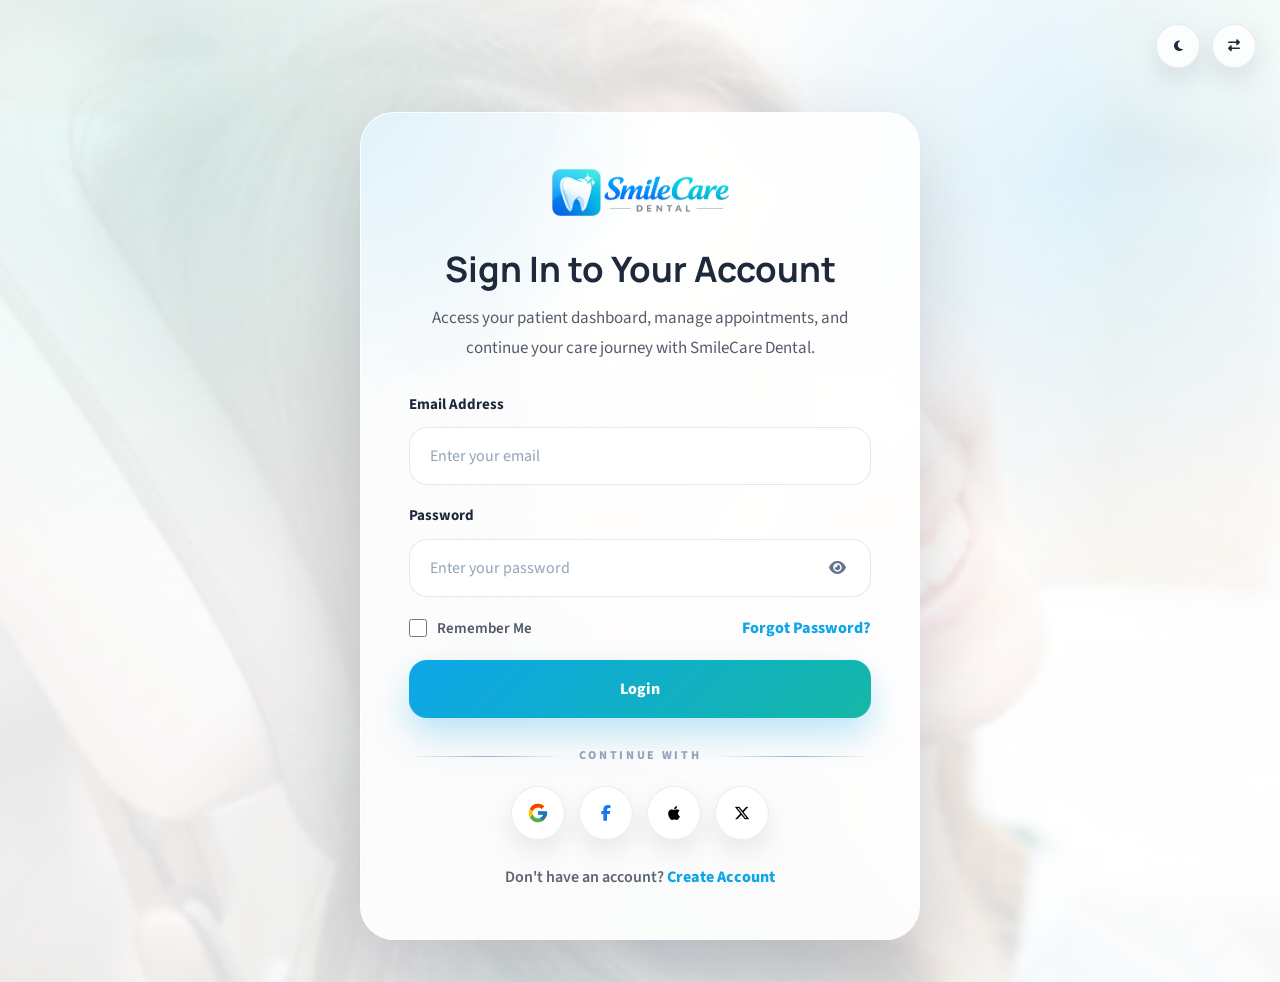
<file: login.html>
<!DOCTYPE html>
<html lang="en" dir="ltr">

<head>

    <meta charset="UTF-8">
    <meta name="viewport" content="width=device-width, initial-scale=1.0">

    <title>Login | SmileCare Dental</title>

    <meta name="description"
        content="Login to your SmileCare Dental account for a seamless appointment and patient experience.">

    <meta name="author" content="SmileCare Dental">

    <link rel="shortcut icon" href="images/favicon.png" type="image/png">

    <link rel="preconnect" href="https://fonts.googleapis.com">
    <link rel="preconnect" href="https://fonts.gstatic.com" crossorigin>
    <link
        href="https://fonts.googleapis.com/css2?family=Manrope:wght@400;500;600;700;800&family=Source+Sans+3:wght@400;500;600;700&display=swap"
        rel="stylesheet">

    <link rel="stylesheet" href="https://cdnjs.cloudflare.com/ajax/libs/font-awesome/6.7.2/css/all.min.css">
    <link rel="stylesheet" href="css/style.css">

</head>

<body class="auth-page login-page">

    <main class="auth-shell login-bg">

        <div class="auth-tools" aria-label="Page controls">

            <button class="nav-icon-btn" id="theme-toggle" type="button" aria-label="Toggle dark mode"
                aria-pressed="false">
                <i class="fa-solid fa-moon" aria-hidden="true"></i>
            </button>

            <button class="nav-icon-btn" id="rtl-toggle" type="button" aria-label="Toggle RTL mode"
                aria-pressed="false">
                <i class="fa-solid fa-right-left" aria-hidden="true"></i>
            </button>

        </div>

        <section class="auth-card" aria-labelledby="login-heading">

            <div class="auth-brand">
                <a href="index.html" aria-label="SmileCare Dental home">
                    <img src="images/logo.png" alt="SmileCare Dental">
                </a>
            </div>

            <h1 class="auth-heading" id="login-heading">Sign In to Your Account</h1>

            <p class="auth-description">
                Access your patient dashboard, manage appointments, and continue your care journey with SmileCare
                Dental.
            </p>

            <form class="auth-form" action="#" method="post">

                <div class="auth-field">
                    <label class="auth-label" for="login-email">Email Address</label>
                    <input class="auth-input" type="email" id="login-email" name="email" placeholder="Enter your email"
                        autocomplete="email" required>
                </div>

                <div class="auth-field auth-password">
                    <label class="auth-label" for="login-password">Password</label>
                    <div class="auth-password-wrap">
                        <input class="auth-input" type="password" id="login-password" name="password"
                            placeholder="Enter your password" autocomplete="current-password" required>
                        <button class="auth-password-toggle" type="button" data-password-toggle
                            data-target="login-password" aria-label="Show password">
                            <i class="fa-solid fa-eye" aria-hidden="true"></i>
                        </button>
                    </div>
                </div>

                <div class="auth-options">

                    <label class="auth-check" for="remember-me">
                        <input type="checkbox" id="remember-me" name="remember">
                        <span>Remember Me</span>
                    </label>

                    <a class="auth-link" href="#">Forgot Password?</a>

                </div>

                <button class="auth-submit" type="submit">Login</button>

            </form>

            <div class="auth-divider" aria-hidden="true">
                <span>Continue With</span>
            </div>

            <div class="auth-social" aria-label="Social login options">

                <a class="auth-social-btn google" href="#" aria-label="Continue with Google">
                    <img src="images/google-logo.svg" alt="" aria-hidden="true">
                </a>

                <a class="auth-social-btn facebook" href="#" aria-label="Continue with Facebook">
                    <i class="fa-brands fa-facebook-f" aria-hidden="true"></i>
                </a>

                <a class="auth-social-btn apple" href="#" aria-label="Continue with Apple">
                    <i class="fa-brands fa-apple" aria-hidden="true"></i>
                </a>

                <a class="auth-social-btn x" href="#" aria-label="Continue with X">
                    <i class="fa-brands fa-x-twitter" aria-hidden="true"></i>
                </a>

            </div>

            <p class="auth-bottom">
                Don't have an account? <a href="register.html">Create Account</a>
            </p>

        </section>

    </main>

    <script src="js/main.js"></script>

</body>

</html>
</file>
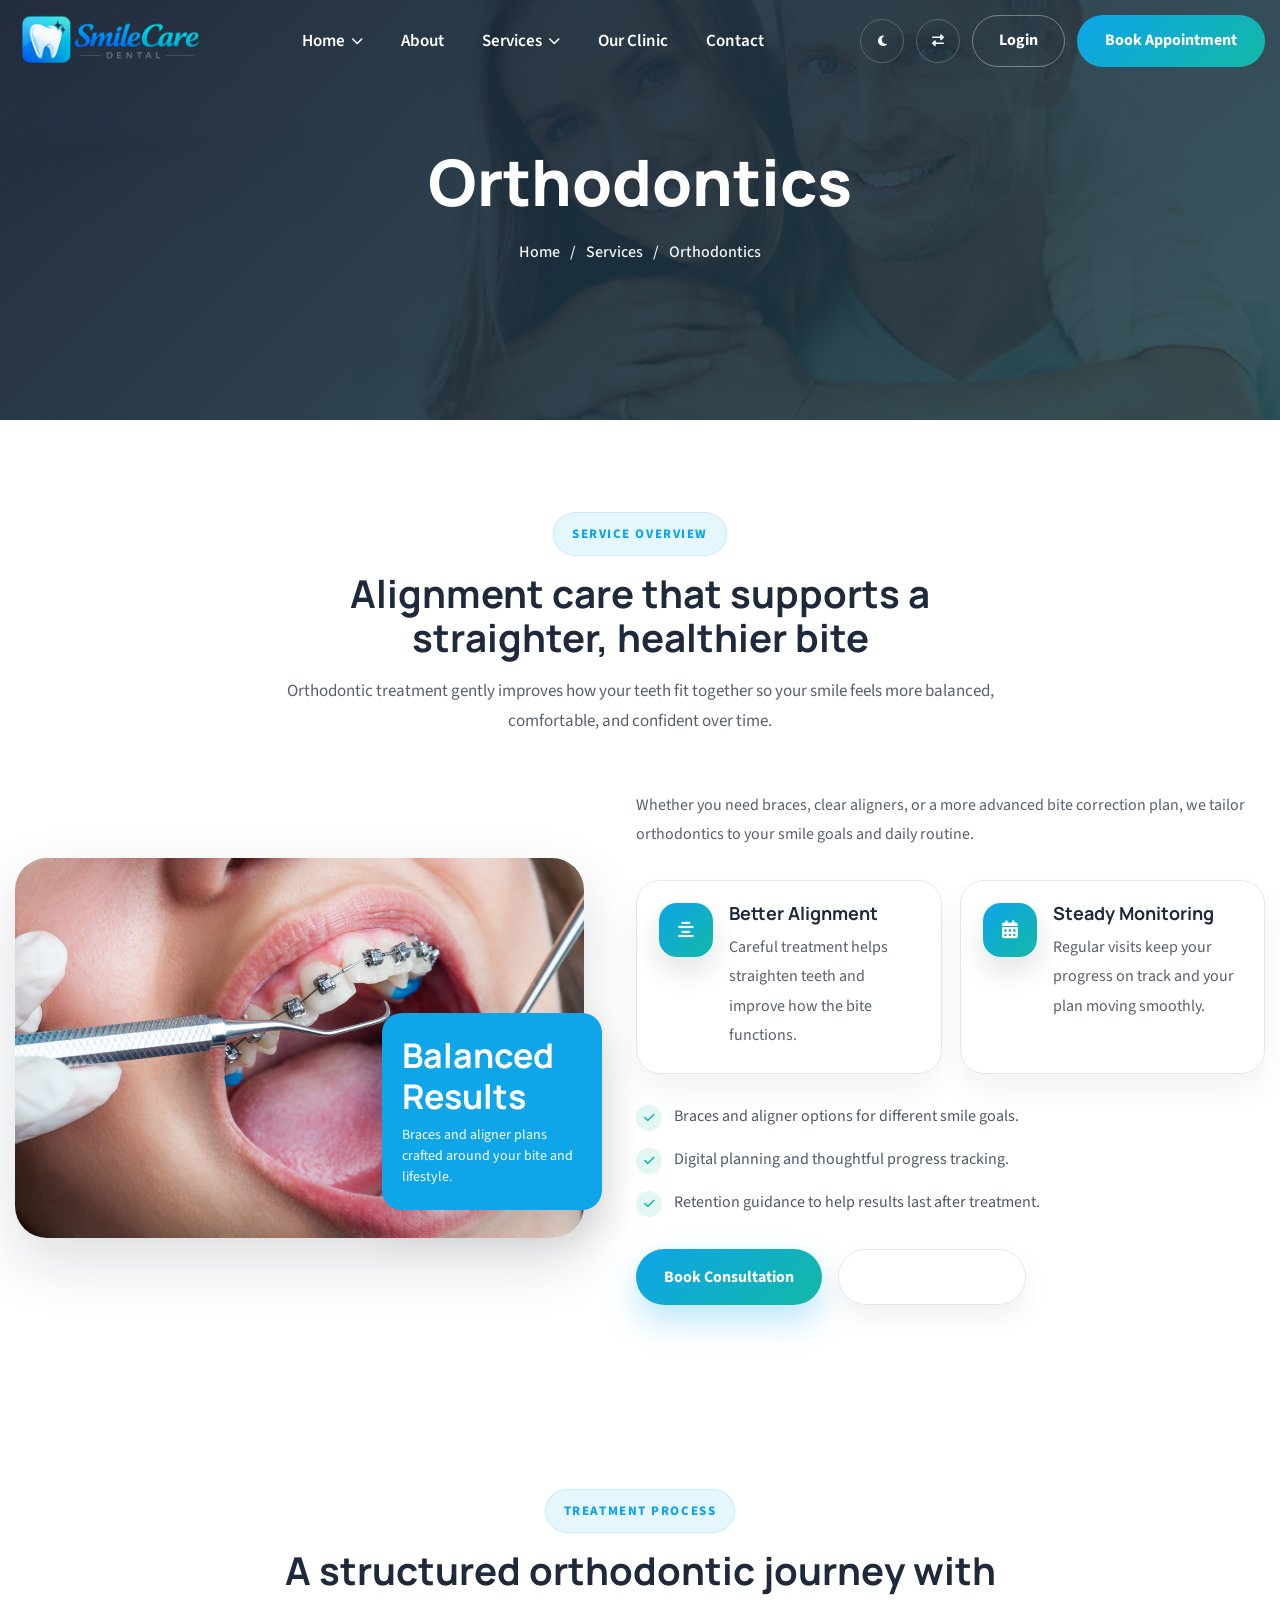
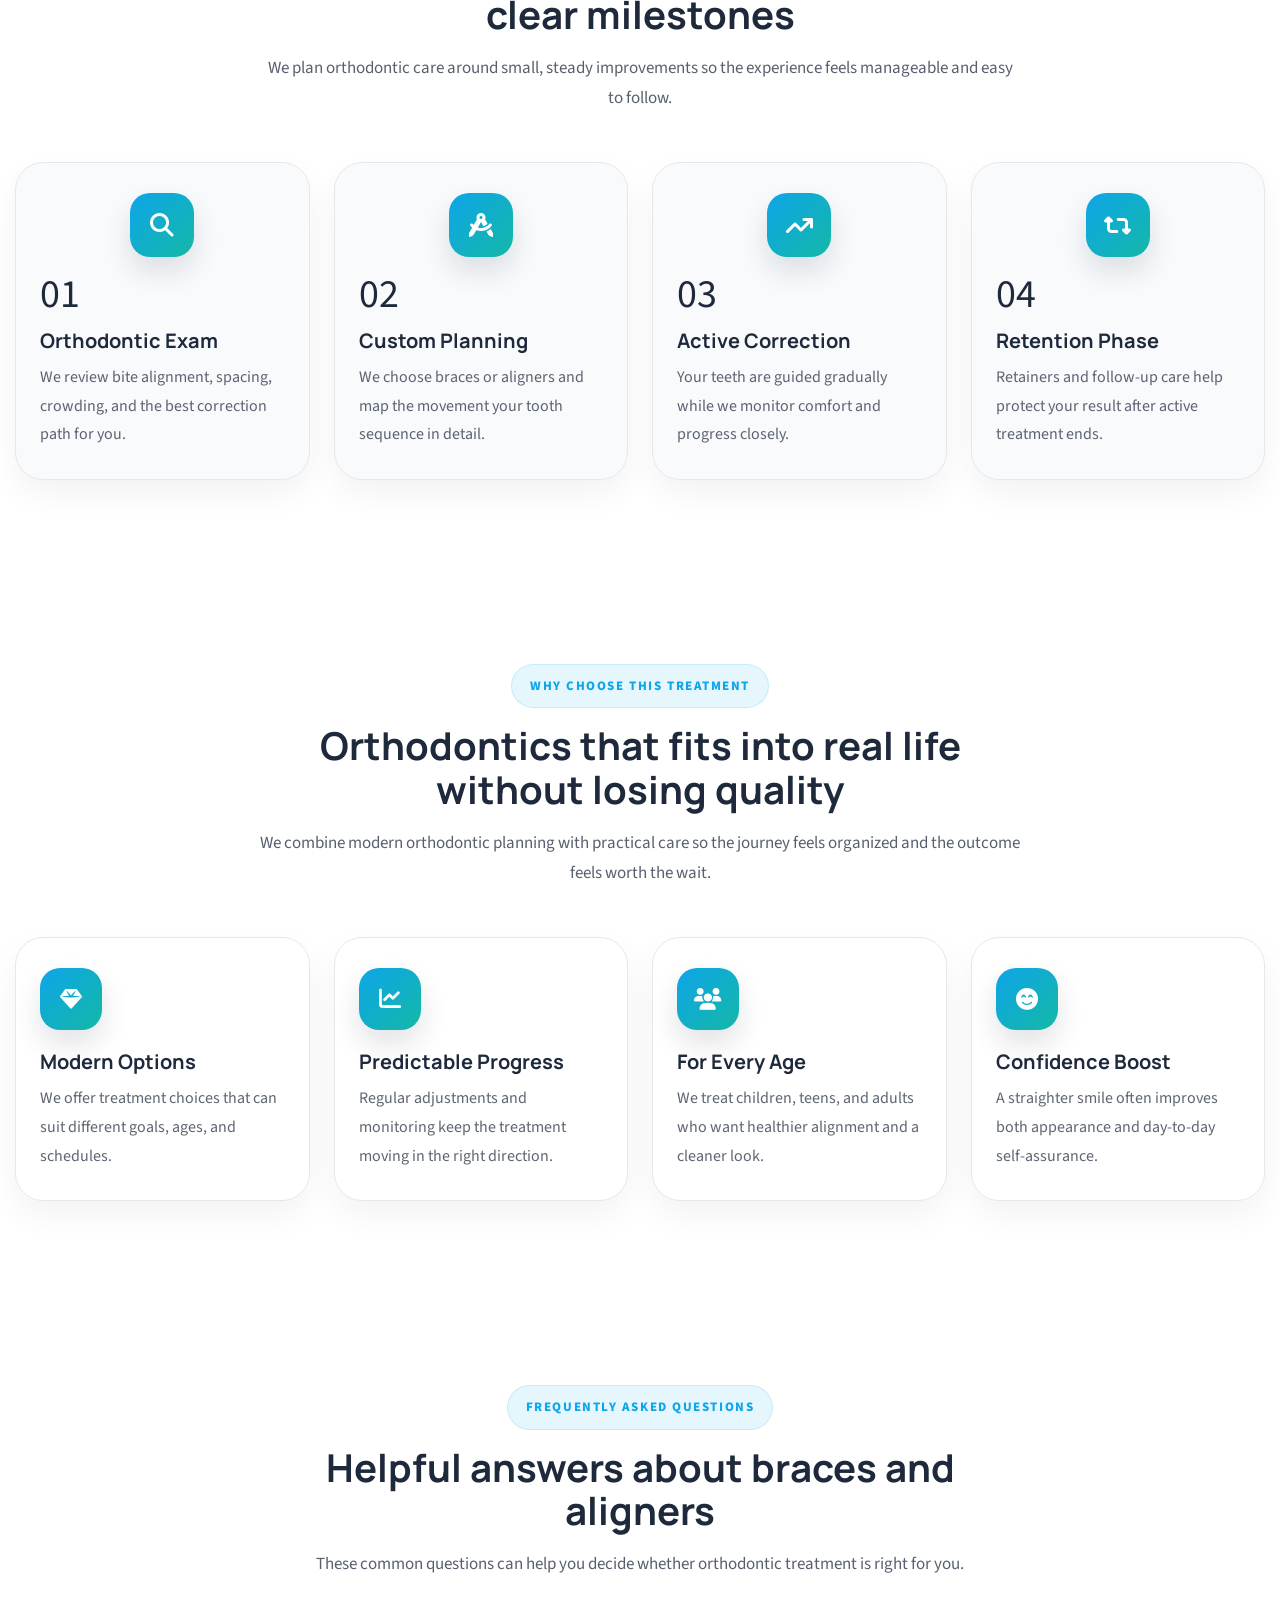
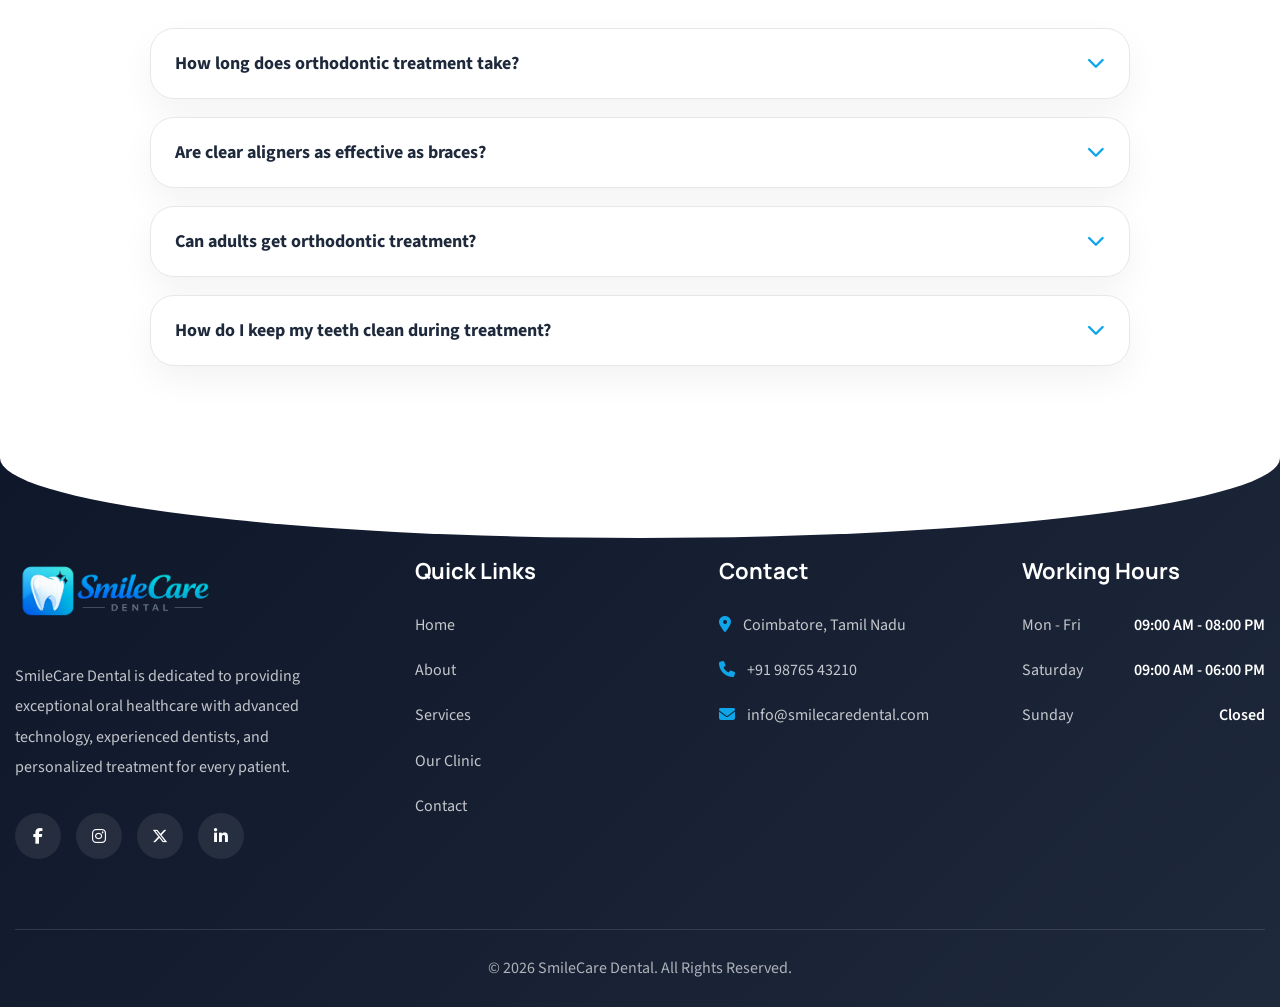
<file: orthodontics.html>
<!DOCTYPE html>
<html lang="en" dir="ltr">

<head>
    <meta charset="UTF-8">
    <meta name="viewport" content="width=device-width, initial-scale=1.0">
    <title>Orthodontics | SmileCare Dental</title>
    <meta name="description"
        content="Straighten teeth and improve bite alignment with SmileCare Dental orthodontic treatment for children, teens, and adults.">
    <meta name="author" content="SmileCare Dental">
    <link rel="shortcut icon" href="images/favicon.png" type="image/png">
    <link rel="preconnect" href="https://fonts.googleapis.com">
    <link rel="preconnect" href="https://fonts.gstatic.com" crossorigin>
    <link
        href="https://fonts.googleapis.com/css2?family=Manrope:wght@400;500;600;700;800&family=Source+Sans+3:wght@400;500;600;700&display=swap"
        rel="stylesheet">
    <link rel="stylesheet" href="https://cdnjs.cloudflare.com/ajax/libs/font-awesome/6.7.2/css/all.min.css">
    <link rel="stylesheet" href="https://unpkg.com/aos@2.3.4/dist/aos.css">
    <link rel="stylesheet" href="css/style.css">
</head>

<body class="service-detail-page orthodontics-page">

    <header class="header" id="header">
        <div class="container">
            <nav class="navbar">
                <a href="index.html" class="logo" aria-label="SmileCare Dental home">
                    <img src="images/logo.png" alt="SmileCare Dental Logo">
                </a>
                <ul class="nav-menu">
                    <li class="nav-item dropdown">
                        <a href="#">
                            Home
                            <i class="fa-solid fa-chevron-down"></i>
                        </a>
                        <ul class="dropdown-menu">
                            <li>
                                <a href="index.html">Home 1</a>
                            </li>
                            <li>
                                <a href="home-2.html">Home 2</a>
                            </li>
                        </ul>
                    </li>
                    <li class="nav-item">
                        <a href="about.html">About</a>
                    </li>
                    <li class="nav-item dropdown">
                        <a href="services.html">
                            Services
                            <i class="fa-solid fa-chevron-down"></i>
                        </a>
                        <ul class="dropdown-menu">
                            <li><a href="general-dentistry.html">General Dentistry</a></li>
                            <li><a href="teeth-whitening.html">Teeth Whitening</a></li>
                            <li><a href="dental-implants.html">Dental Implants</a></li>
                            <li><a href="orthodontics.html">Orthodontics</a></li>
                            <li><a href="pediatric-dentistry.html">Pediatric Dentistry</a></li>
                            <li><a href="root-canal-treatment.html">Root Canal Treatment</a></li>
                        </ul>
                    </li>
                    <li class="nav-item">
                        <a href="our-clinic.html">Our Clinic</a>
                    </li>
                    <li class="nav-item">
                        <a href="contact.html">Contact</a>
                    </li>
                </ul>
                <div class="nav-right" aria-label="Page controls">
                    <button class="nav-icon-btn" id="theme-toggle" type="button" aria-label="Toggle dark mode"
                        aria-pressed="false">
                        <i class="fa-solid fa-moon" aria-hidden="true"></i>
                    </button>
                    <button class="nav-icon-btn" id="rtl-toggle" type="button" aria-label="Toggle RTL mode"
                        aria-pressed="false">
                        <i class="fa-solid fa-right-left" aria-hidden="true"></i>
                    </button>
                    <a href="login.html" class="login-btn">
                        Login
                    </a>
                    <a href="book-appointment.html" class="appointment-btn">
                        Book Appointment
                    </a>
                    <button class="menu-toggle" id="menu-toggle">
                        <span></span>
                        <span></span>
                        <span></span>
                    </button>
                </div>
            </nav>
        </div>
    </header>
    <div class="mobile-overlay"></div>
    <div class="mobile-menu">
        <div class="mobile-header">
            <a href="index.html" class="mobile-logo">
                <img src="images/logo.png" alt="SmileCare Dental Logo">
            </a>
            <button class="close-menu">
                <i class="fa-solid fa-xmark"></i>
            </button>
        </div>
        <ul class="mobile-nav">
            <li>
                <a href="index.html">
                    Home
                </a>
            </li>
            <li class="mobile-dropdown">
                <button class="mobile-dropdown-btn">
                    Services
                    <i class="fa-solid fa-chevron-down"></i>
                </button>
                <ul class="mobile-submenu">
                    <li><a href="general-dentistry.html">General Dentistry</a></li>
                    <li><a href="teeth-whitening.html">Teeth Whitening</a></li>
                    <li><a href="dental-implants.html">Dental Implants</a></li>
                    <li><a href="orthodontics.html">Orthodontics</a></li>
                    <li><a href="pediatric-dentistry.html">Pediatric Dentistry</a></li>
                    <li><a href="root-canal-treatment.html">Root Canal Treatment</a></li>
                </ul>
            </li>
            <li>
                <a href="about.html">
                    About
                </a>
            </li>
            <li>
                <a href="our-clinic.html">
                    Our Clinic
                </a>
            </li>
            <li>
                <a href="contact.html">
                    Contact
                </a>
            </li>
        </ul>
        <div class="mobile-toggles">
            <button class="nav-icon-btn" id="mobile-theme-toggle" type="button" aria-label="Toggle dark mode">
                <i class="fa-solid fa-moon"></i>
            </button>
            <button class="nav-icon-btn" id="mobile-rtl-toggle" type="button" aria-label="Toggle RTL mode">
                <i class="fa-solid fa-right-left"></i>
            </button>
        </div>
        <div class="mobile-buttons">
            <a href="login.html" class="mobile-login">
                Login
            </a>
            <a href="book-appointment.html" class="mobile-book">
                Book Appointment
            </a>
        </div>
    </div>

    <main>
        <section class="page-banner">
            <div class="page-banner-overlay"></div>
            <div class="container">
                <div class="page-banner-content" data-aos="fade-up">
                    <h1>Orthodontics</h1>
                    <nav class="breadcrumb" aria-label="Breadcrumb">
                        <a href="index.html">Home</a>
                        <span>/</span>
                        <a href="services.html">Services</a>
                        <span>/</span>
                        <span>Orthodontics</span>
                    </nav>
                </div>
            </div>
        </section>

        <section class="service-overview">
            <div class="container">
                <div class="section-header" data-aos="fade-up">
                    <span class="section-kicker">Service Overview</span>
                    <h2>Alignment care that supports a straighter, healthier bite</h2>
                    <p class="section-description">
                        Orthodontic treatment gently improves how your teeth fit together so your smile feels more
                        balanced, comfortable, and confident over time.
                    </p>
                </div>

                <div class="service-overview-grid">
                    <div class="service-overview-media" data-aos="fade-right">
                        <img src="images/d4.jpg" alt="SmileCare Dental orthodontic consultation">
                        <div class="experience-box">
                            <h3>Balanced Results</h3>
                            <span>Braces and aligner plans crafted around your bite and lifestyle.</span>
                        </div>
                    </div>

                    <div class="service-overview-content" data-aos="fade-left">
                        <p class="service-overview-intro">
                            Whether you need braces, clear aligners, or a more advanced bite correction plan, we tailor
                            orthodontics to your smile goals and daily routine.
                        </p>

                        <div class="about-feature-grid service-overview-features">
                            <article class="mini-feature-card">
                                <div class="mini-feature-icon">
                                    <i class="fa-solid fa-align-center" aria-hidden="true"></i>
                                </div>
                                <div>
                                    <h3>Better Alignment</h3>
                                    <p>Careful treatment helps straighten teeth and improve how the bite functions.</p>
                                </div>
                            </article>

                            <article class="mini-feature-card">
                                <div class="mini-feature-icon">
                                    <i class="fa-solid fa-calendar-days" aria-hidden="true"></i>
                                </div>
                                <div>
                                    <h3>Steady Monitoring</h3>
                                    <p>Regular visits keep your progress on track and your plan moving smoothly.</p>
                                </div>
                            </article>
                        </div>

                        <ul class="service-overview-list">
                            <li><i class="fa-solid fa-check" aria-hidden="true"></i>Braces and aligner options for
                                different smile goals.</li>
                            <li><i class="fa-solid fa-check" aria-hidden="true"></i>Digital planning and thoughtful
                                progress tracking.</li>
                            <li><i class="fa-solid fa-check" aria-hidden="true"></i>Retention guidance to help results
                                last after treatment.</li>
                        </ul>

                        <div class="service-overview-actions">
                            <a href="book-appointment.html" class="btn-primary">Book Consultation</a>
                            <a href="contact.html" class="btn-secondary">Ask About Aligners</a>
                        </div>
                    </div>
                </div>
            </div>
        </section>

        <section class="service-process">
            <div class="container">
                <div class="section-header" data-aos="fade-up">
                    <span class="section-kicker">Treatment Process</span>
                    <h2>A structured orthodontic journey with clear milestones</h2>
                    <p class="section-description">
                        We plan orthodontic care around small, steady improvements so the experience feels manageable
                        and easy to follow.
                    </p>
                </div>

                <div class="facts-grid">
                    <article class="fact-card" data-aos="fade-up">
                        <div class="fact-icon">
                            <i class="fa-solid fa-magnifying-glass" aria-hidden="true"></i>
                        </div>
                        <span class="fact-number">01</span>
                        <h3>Orthodontic Exam</h3>
                        <p>We review bite alignment, spacing, crowding, and the best correction path for you.</p>
                    </article>

                    <article class="fact-card" data-aos="fade-up" data-aos-delay="100">
                        <div class="fact-icon">
                            <i class="fa-solid fa-drafting-compass" aria-hidden="true"></i>
                        </div>
                        <span class="fact-number">02</span>
                        <h3>Custom Planning</h3>
                        <p>We choose braces or aligners and map the movement your tooth sequence in detail.</p>
                    </article>

                    <article class="fact-card" data-aos="fade-up" data-aos-delay="200">
                        <div class="fact-icon">
                            <i class="fa-solid fa-arrow-trend-up" aria-hidden="true"></i>
                        </div>
                        <span class="fact-number">03</span>
                        <h3>Active Correction</h3>
                        <p>Your teeth are guided gradually while we monitor comfort and progress closely.</p>
                    </article>

                    <article class="fact-card" data-aos="fade-up" data-aos-delay="300">
                        <div class="fact-icon">
                            <i class="fa-solid fa-retweet" aria-hidden="true"></i>
                        </div>
                        <span class="fact-number">04</span>
                        <h3>Retention Phase</h3>
                        <p>Retainers and follow-up care help protect your result after active treatment ends.</p>
                    </article>
                </div>
            </div>
        </section>

        <section class="service-benefits">
            <div class="container">
                <div class="section-header" data-aos="fade-up">
                    <span class="section-kicker">Why Choose This Treatment</span>
                    <h2>Orthodontics that fits into real life without losing quality</h2>
                    <p class="section-description">
                        We combine modern orthodontic planning with practical care so the journey feels organized and
                        the outcome feels worth the wait.
                    </p>
                </div>

                <div class="choose-grid">
                    <article class="choose-card" data-aos="fade-up">
                        <div class="choose-icon">
                            <i class="fa-solid fa-gem" aria-hidden="true"></i>
                        </div>
                        <h3>Modern Options</h3>
                        <p>We offer treatment choices that can suit different goals, ages, and schedules.</p>
                    </article>

                    <article class="choose-card" data-aos="fade-up" data-aos-delay="100">
                        <div class="choose-icon">
                            <i class="fa-solid fa-chart-line" aria-hidden="true"></i>
                        </div>
                        <h3>Predictable Progress</h3>
                        <p>Regular adjustments and monitoring keep the treatment moving in the right direction.</p>
                    </article>

                    <article class="choose-card" data-aos="fade-up" data-aos-delay="200">
                        <div class="choose-icon">
                            <i class="fa-solid fa-users" aria-hidden="true"></i>
                        </div>
                        <h3>For Every Age</h3>
                        <p>We treat children, teens, and adults who want healthier alignment and a cleaner look.</p>
                    </article>

                    <article class="choose-card" data-aos="fade-up" data-aos-delay="300">
                        <div class="choose-icon">
                            <i class="fa-solid fa-face-smile-beam" aria-hidden="true"></i>
                        </div>
                        <h3>Confidence Boost</h3>
                        <p>A straighter smile often improves both appearance and day-to-day self-assurance.</p>
                    </article>
                </div>
            </div>
        </section>

        <section class="service-faq">
            <div class="container">
                <div class="section-header" data-aos="fade-up">
                    <span class="section-kicker">Frequently Asked Questions</span>
                    <h2>Helpful answers about braces and aligners</h2>
                    <p class="section-description">
                        These common questions can help you decide whether orthodontic treatment is right for you.
                    </p>
                </div>

                <div class="service-faq-accordion" data-service-faq>
                    <article class="service-faq-item" data-aos="fade-up">
                        <button class="service-faq-question" type="button" aria-expanded="true">
                            How long does orthodontic treatment take?
                            <i class="fa-solid fa-chevron-down" aria-hidden="true"></i>
                        </button>
                        <div class="service-faq-answer">
                            <div class="service-faq-answer-inner">
                                Treatment time depends on the complexity of the bite, the appliance used, and how
                                consistently you follow your care plan.
                            </div>
                        </div>
                    </article>

                    <article class="service-faq-item" data-aos="fade-up" data-aos-delay="100">
                        <button class="service-faq-question" type="button" aria-expanded="false">
                            Are clear aligners as effective as braces?
                            <i class="fa-solid fa-chevron-down" aria-hidden="true"></i>
                        </button>
                        <div class="service-faq-answer">
                            <div class="service-faq-answer-inner">
                                In many cases, yes. The best option depends on the tooth movement needed and the
                                lifestyle preferences you want to balance.
                            </div>
                        </div>
                    </article>

                    <article class="service-faq-item" data-aos="fade-up" data-aos-delay="200">
                        <button class="service-faq-question" type="button" aria-expanded="false">
                            Can adults get orthodontic treatment?
                            <i class="fa-solid fa-chevron-down" aria-hidden="true"></i>
                        </button>
                        <div class="service-faq-answer">
                            <div class="service-faq-answer-inner">
                                Absolutely. Adults often choose orthodontics to improve alignment, bite comfort, and the
                                long-term health of their teeth.
                            </div>
                        </div>
                    </article>

                    <article class="service-faq-item" data-aos="fade-up" data-aos-delay="300">
                        <button class="service-faq-question" type="button" aria-expanded="false">
                            How do I keep my teeth clean during treatment?
                            <i class="fa-solid fa-chevron-down" aria-hidden="true"></i>
                        </button>
                        <div class="service-faq-answer">
                            <div class="service-faq-answer-inner">
                                We guide you with practical hygiene tips, cleaning tools, and appointment timing that
                                makes it easier to protect your smile during treatment.
                            </div>
                        </div>
                    </article>
                </div>
            </div>
        </section>
    </main>

    <footer class="footer">

        <div class="container">

            <div class="footer-wrapper">

                <!-- Footer About -->

                <div class="footer-about">

                    <a href="index.html" class="footer-logo">
                        <img src="images/logo.png" alt="SmileCare Dental">
                    </a>

                    <p>
                        SmileCare Dental is dedicated to providing exceptional oral healthcare with advanced technology,
                        experienced dentists, and personalized treatment for every patient.
                    </p>

                    <div class="footer-social">

                        <a href="#"><i class="fab fa-facebook-f"></i></a>

                        <a href="#"><i class="fab fa-instagram"></i></a>

                        <a href="#"><i class="fab fa-x-twitter"></i></a>

                        <a href="#"><i class="fab fa-linkedin-in"></i></a>

                    </div>

                </div>

                <!-- Quick Links -->

                <div class="footer-links">

                    <h3>Quick Links</h3>

                    <ul>

                        <li><a href="index.html">Home</a></li>

                        <li><a href="about.html">About</a></li>

                        <li><a href="services.html">Services</a></li>

                        <li><a href="our-clinic.html">Our Clinic</a></li>

                        <li><a href="contact.html">Contact</a></li>

                    </ul>

                </div>

                <!-- Contact -->

                <div class="footer-contact">

                    <h3>Contact</h3>

                    <ul>

                        <li>
                            <i class="fas fa-location-dot"></i>
                            Coimbatore, Tamil Nadu
                        </li>

                        <li>
                            <i class="fas fa-phone"></i>
                            +91 98765 43210
                        </li>

                        <li>
                            <i class="fas fa-envelope"></i>
                            info@smilecaredental.com
                        </li>

                    </ul>

                </div>

                <!-- Working Hours -->

                <div class="footer-hours">

                    <h3>Working Hours</h3>

                    <ul>

                        <li>Mon - Fri <span>09:00 AM - 08:00 PM</span></li>

                        <li>Saturday <span>09:00 AM - 06:00 PM</span></li>

                        <li>Sunday <span>Closed</span></li>

                    </ul>

                </div>

            </div>

            <div class="footer-bottom">

                <p>
                    &copy; 2026 SmileCare Dental. All Rights Reserved.
                </p>

            </div>

        </div>

    </footer>

    <script src="https://unpkg.com/aos@2.3.4/dist/aos.js"></script>
    <script src="js/main.js"></script>
</body>

</html>
</file>
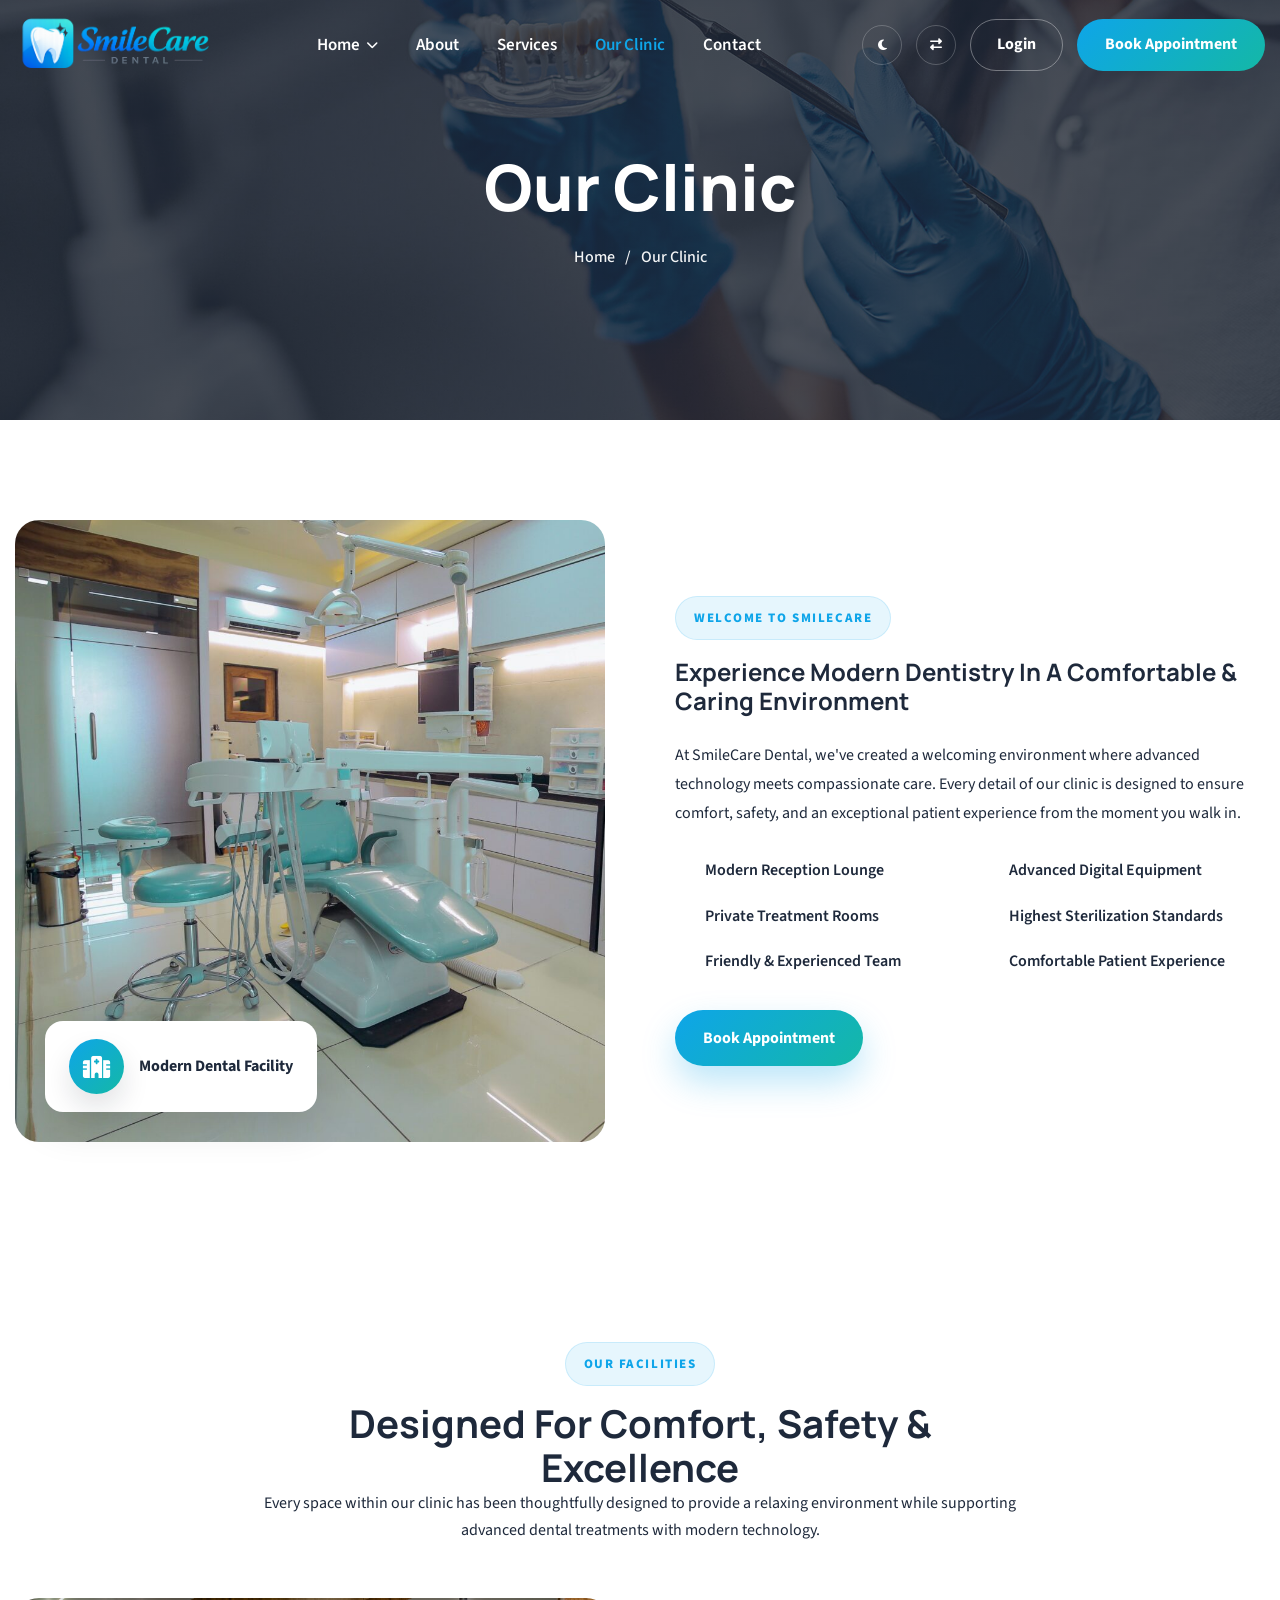
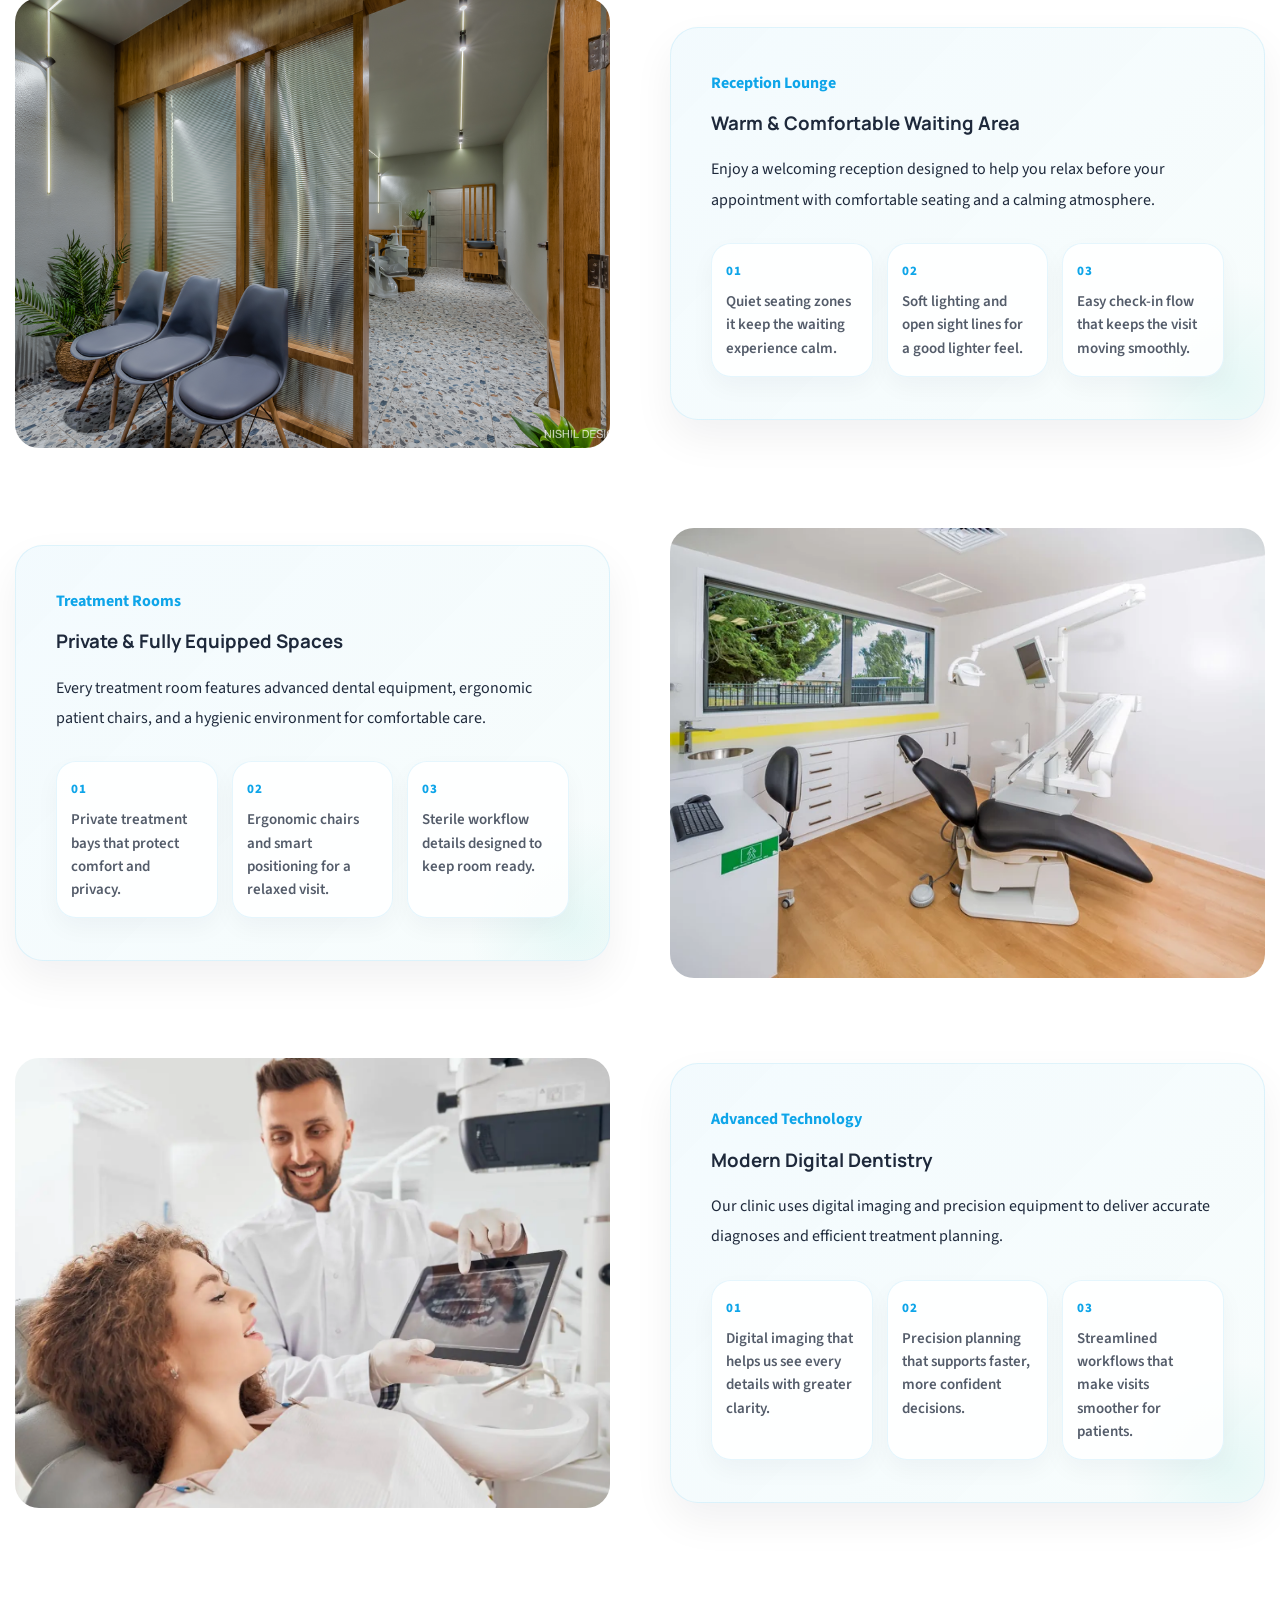
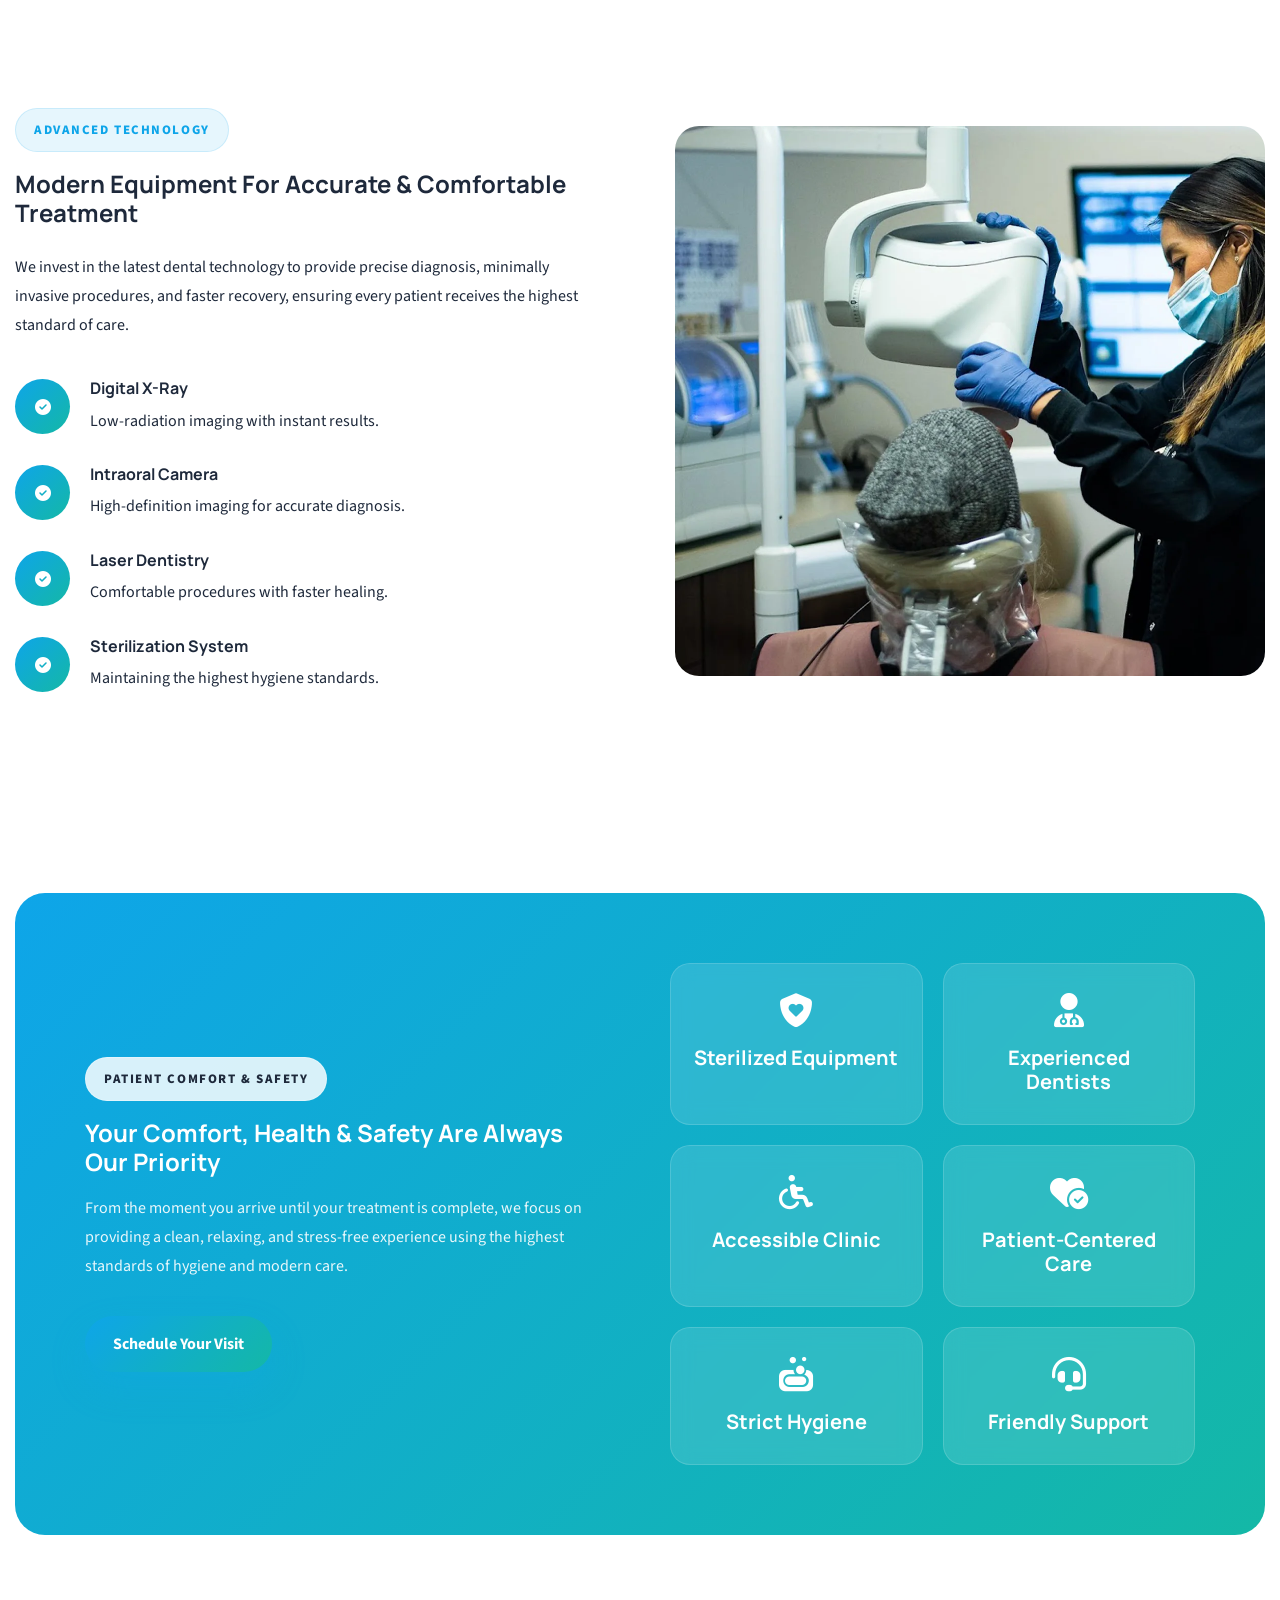
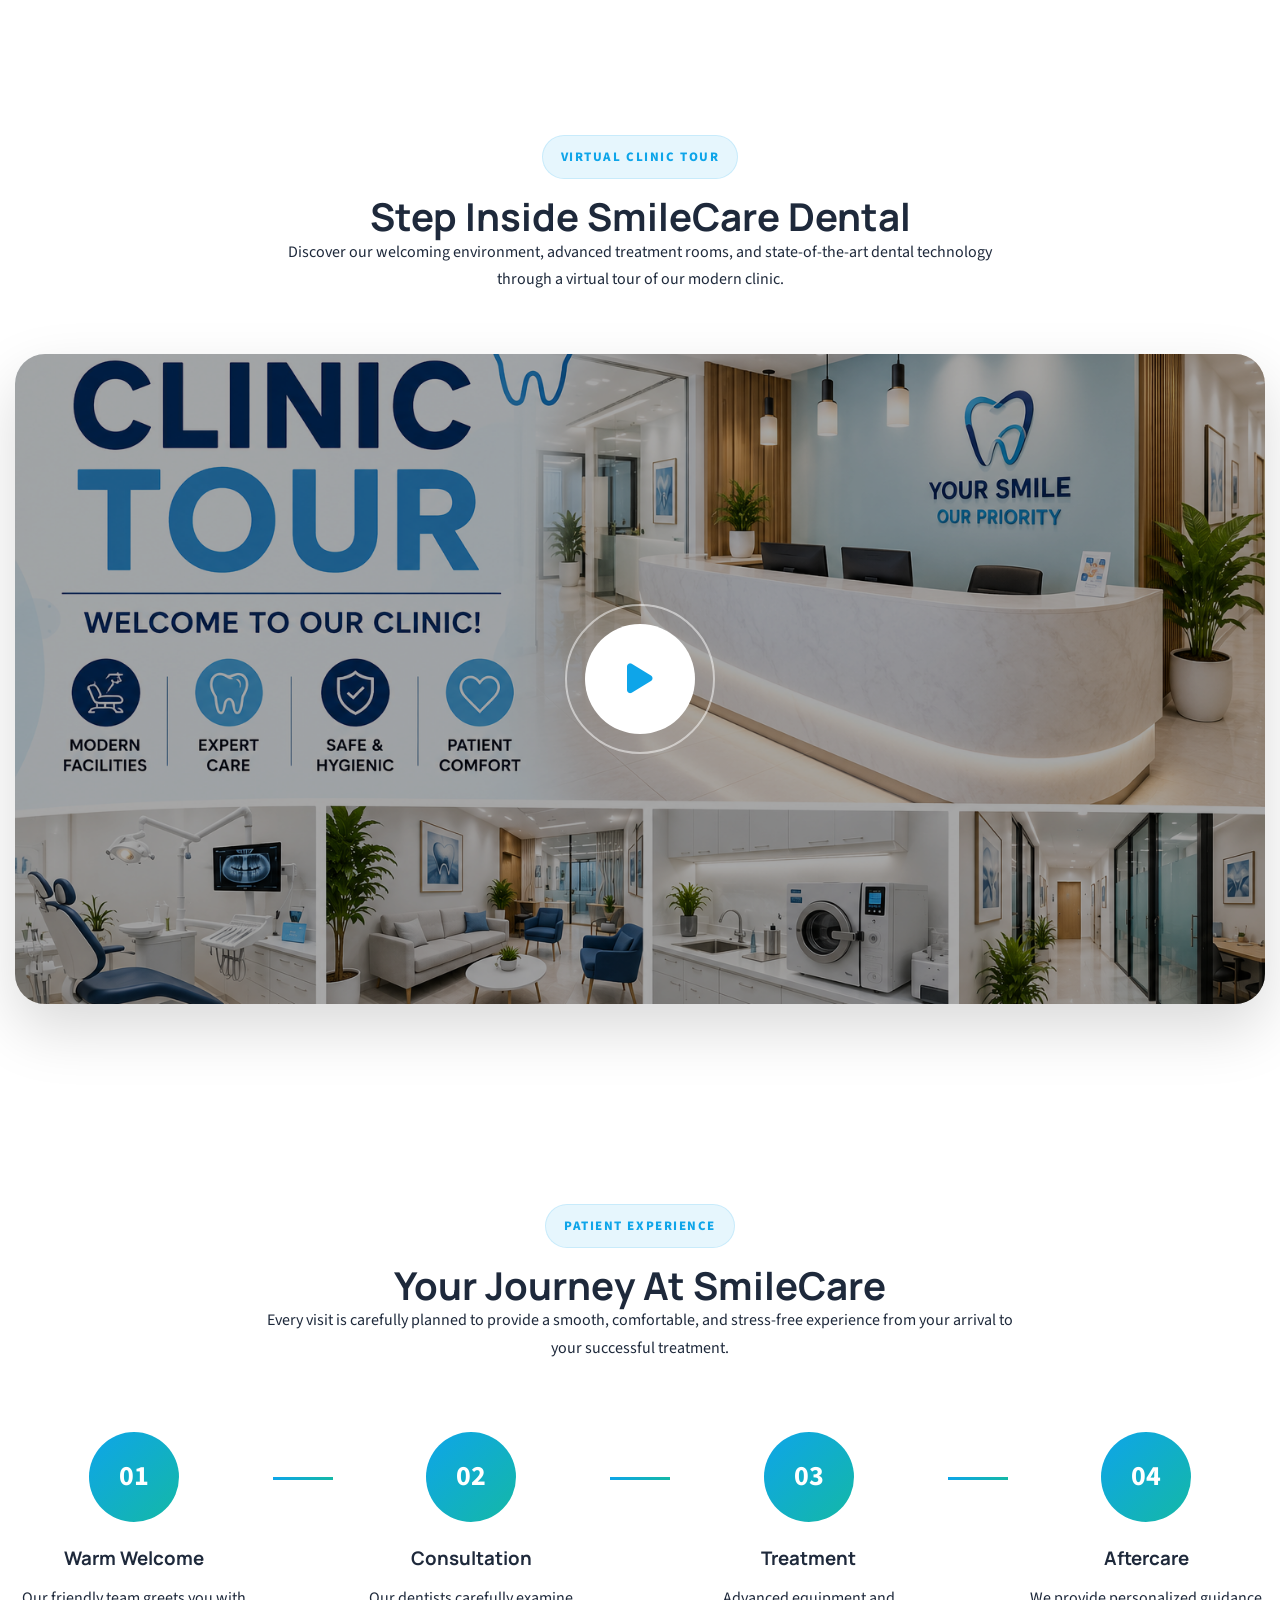
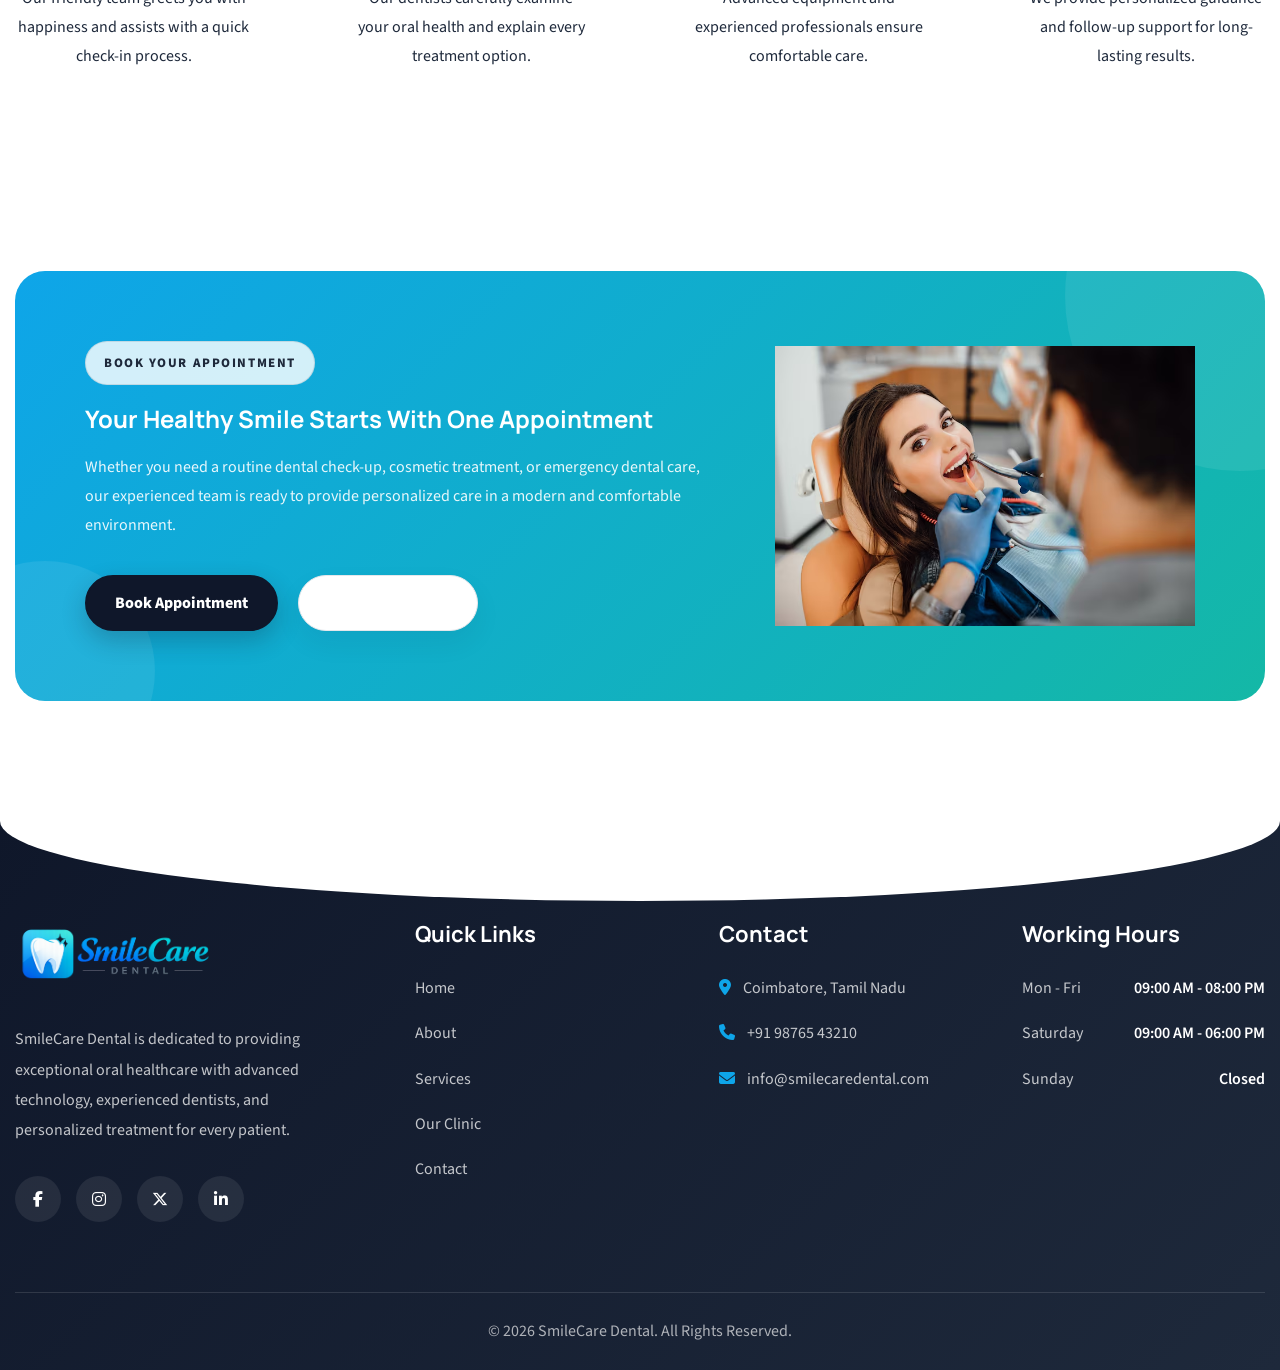
<file: our-clinic.html>
<!DOCTYPE html>
<html lang="en" dir="ltr">

<head>

    <!-- Meta -->
    <meta charset="UTF-8">
    <meta name="viewport" content="width=device-width, initial-scale=1.0">

    <!-- Title -->
    <title>SmileCare Dental</title>

    <!-- SEO -->
    <meta name="description"
        content="SmileCare Dental provides professional dental care including cleaning, fillings, braces, implants, teeth whitening and complete oral healthcare.">

    <meta name="keywords"
        content="Dental Clinic, Dentist, Teeth Whitening, Braces, Dental Implants, Root Canal, SmileCare Dental">

    <meta name="author" content="SmileCare Dental">

    <!-- Favicon -->
    <link rel="shortcut icon" href="images/favicon.png" type="image/png">

    <!-- Google Fonts -->
    <link rel="preconnect" href="https://fonts.googleapis.com">

    <link rel="preconnect" href="https://fonts.gstatic.com" crossorigin>

    <link
        href="https://fonts.googleapis.com/css2?family=Manrope:wght@400;500;600;700;800&family=Source+Sans+3:wght@400;500;600;700&display=swap"
        rel="stylesheet">

    <!-- Font Awesome -->

    <link rel="stylesheet" href="https://cdnjs.cloudflare.com/ajax/libs/font-awesome/6.7.2/css/all.min.css">

    <!-- AOS Animation -->

    <link rel="stylesheet" href="https://unpkg.com/aos@2.3.4/dist/aos.css">

    <link rel="stylesheet" href="https://cdn.jsdelivr.net/npm/swiper@11/swiper-bundle.min.css">

    <!-- CSS -->

    <link rel="stylesheet" href="css/style.css">

</head>

<body>

    <!--==============================
    Header Start
===============================-->

    <header class="header" id="header">

        <div class="container">

            <nav class="navbar">

                <!--========== Logo ==========-->

                <a href="index.html" class="logo">

                    <img src="images/logo.png" alt="SmileCare Dental Logo">

                </a>

                <!--========== Desktop Menu ==========-->

                <ul class="nav-menu">

                    <li class="nav-item dropdown">

                        <a href="#">
                            Home
                            <i class="fa-solid fa-chevron-down"></i>
                        </a>

                        <ul class="dropdown-menu">

                            <li>
                                <a href="index.html">Home 1</a>
                            </li>

                            <li>
                                <a href="home-2.html">Home 2</a>
                            </li>

                        </ul>

                    </li>

                    <li class="nav-item">
                        <a href="about.html">About</a>
                    </li>

                    <li class="nav-item">
                        <a href="services.html">Services</a>
                    </li>

                    <li class="nav-item">
                        <a href="our-clinic.html">Our Clinic</a>
                    </li>

                    <li class="nav-item">
                        <a href="contact.html">Contact</a>
                    </li>

                </ul>

                <!--========== Right Side ==========-->

                <div class="nav-right">

                    <!-- Dark Mode -->

                    <button class="nav-icon-btn" id="theme-toggle">

                        <i class="fa-solid fa-moon"></i>

                    </button>

                    <!-- RTL -->

                    <button class="nav-icon-btn" id="rtl-toggle">

                        <i class="fa-solid fa-right-left"></i>

                    </button>

                    <!-- Login -->

                    <a href="login.html" class="login-btn">

                        Login

                    </a>

                    <!-- CTA -->

                    <a href="book-appointment.html" class="appointment-btn">

                        Book Appointment

                    </a>

                    <!-- Mobile Toggle -->

                    <button class="menu-toggle" id="menu-toggle">

                        <span></span>
                        <span></span>
                        <span></span>

                    </button>

                </div>

            </nav>

        </div>

    </header>

    <!--==============================
    Mobile Sidebar
===============================-->

    <div class="mobile-overlay"></div>

    <div class="mobile-menu">

        <div class="mobile-header">

            <a href="index.html" class="mobile-logo">

                <img src="images/logo.png" alt="SmileCare Dental Logo">

            </a>

            <button class="close-menu">

                <i class="fa-solid fa-xmark"></i>

            </button>

        </div>

        <ul class="mobile-nav">

            <li class="mobile-dropdown">

                <button class="mobile-dropdown-btn">

                    Home

                    <i class="fa-solid fa-chevron-down"></i>

                </button>

                <ul class="mobile-submenu">

                    <li><a href="index.html">Home 1</a></li>

                    <li><a href="home-2.html">Home 2</a></li>

                </ul>

            </li>

            <li>

                <a href="about.html">

                    About

                </a>

            </li>

            <li>

                <a href="services.html">

                    Services

                </a>

            </li>

            <li>

                <a href="our-clinic.html">

                    Our Clinic

                </a>

            </li>

            <li>

                <a href="contact.html">

                    Contact

                </a>

            </li>

        </ul>

        <div class="mobile-toggles">

            <button class="nav-icon-btn" id="mobile-theme-toggle" type="button" aria-label="Toggle dark mode">
                <i class="fa-solid fa-moon"></i>
            </button>

            <button class="nav-icon-btn" id="mobile-rtl-toggle" type="button" aria-label="Toggle RTL mode">
                <i class="fa-solid fa-right-left"></i>
            </button>

        </div>

        <div class="mobile-buttons">

            <a href="login.html" class="mobile-login">

                Login

            </a>

            <a href="book-appointment.html" class="mobile-book">

                Book Appointment

            </a>

        </div>

    </div>

    <section class="page-banner ourclinic-banner">
        <div class="page-banner-overlay"></div>

        <div class="container">
            <div class="page-banner-content">
                <h1>Our Clinic</h1>

                <nav class="breadcrumb">
                    <a href="index.html">Home</a>
                    <span>/</span>
                    <span>Our Clinic</span>
                </nav>
            </div>
        </div>
    </section>

    <!--=====================================
    Welcome To Our Clinic Start
======================================-->

    <section class="clinic-intro section-padding">

        <div class="container">

            <div class="clinic-intro-wrapper">

                <!-- Left Image -->

                <div class="clinic-intro-image">

                    <img src="images/clinic-intro.jpg" alt="SmileCare Dental Clinic">

                    <div class="clinic-badge">
                        <i class="fa-solid fa-hospital"></i>
                        <span>Modern Dental Facility</span>
                    </div>

                </div>

                <!-- Right Content -->

                <div class="clinic-intro-content">

                    <span class="section-kicker">
                        Welcome To SmileCare
                    </span>

                    <h2>
                        Experience Modern Dentistry In A Comfortable & Caring Environment
                    </h2>

                    <p>
                        At SmileCare Dental, we've created a welcoming environment where
                        advanced technology meets compassionate care. Every detail of our
                        clinic is designed to ensure comfort, safety, and an exceptional
                        patient experience from the moment you walk in.
                    </p>

                    <div class="clinic-features">

                        <div class="clinic-feature">
                            <i class="fa-solid fa-circle-check"></i>
                            <span>Modern Reception Lounge</span>
                        </div>

                        <div class="clinic-feature">
                            <i class="fa-solid fa-circle-check"></i>
                            <span>Advanced Digital Equipment</span>
                        </div>

                        <div class="clinic-feature">
                            <i class="fa-solid fa-circle-check"></i>
                            <span>Private Treatment Rooms</span>
                        </div>

                        <div class="clinic-feature">
                            <i class="fa-solid fa-circle-check"></i>
                            <span>Highest Sterilization Standards</span>
                        </div>

                        <div class="clinic-feature">
                            <i class="fa-solid fa-circle-check"></i>
                            <span>Friendly & Experienced Team</span>
                        </div>

                        <div class="clinic-feature">
                            <i class="fa-solid fa-circle-check"></i>
                            <span>Comfortable Patient Experience</span>
                        </div>

                    </div>

                    <a href="book-appointment.html" class="btn-primary">
                        Book Appointment
                    </a>

                </div>

            </div>

        </div>

    </section>

    <!--=====================================
    Welcome To Our Clinic End
======================================-->

    <!--=====================================
    Modern Facilities Start
======================================-->

    <section class="clinic-facilities section-padding">

        <div class="container">

            <div class="section-header">

                <span class="section-kicker">
                    Our Facilities
                </span>

                <h2>
                    Designed For Comfort, Safety & Excellence
                </h2>

                <p>
                    Every space within our clinic has been thoughtfully designed to
                    provide a relaxing environment while supporting advanced dental
                    treatments with modern technology.
                </p>

            </div>

            <!-- Facility 1 -->

            <div class="facility-row">

                <div class="facility-image">
                    <img src="images/facility-1.jpg" alt="Reception Lounge">
                </div>

                <div class="facility-content">

                    <span>Reception Lounge</span>

                    <h3>Warm & Comfortable Waiting Area</h3>

                    <p>
                        Enjoy a welcoming reception designed to help you relax before
                        your appointment with comfortable seating and a calming
                        atmosphere.
                    </p>

                    <div class="facility-highlights">
                        <div class="facility-highlight">
                            <strong>01</strong>
                            <span>Quiet seating zones it keep the waiting experience calm.</span>
                        </div>
                        <div class="facility-highlight">
                            <strong>02</strong>
                            <span>Soft lighting and open sight lines for a good lighter feel.</span>
                        </div>
                        <div class="facility-highlight">
                            <strong>03</strong>
                            <span>Easy check-in flow that keeps the visit moving smoothly.</span>
                        </div>
                    </div>

                </div>

            </div>

            <!-- Facility 2 -->

            <div class="facility-row reverse">

                <div class="facility-image">
                    <img src="images/facility-2.jpg" alt="Treatment Room">
                </div>

                <div class="facility-content">

                    <span>Treatment Rooms</span>

                    <h3>Private & Fully Equipped Spaces</h3>

                    <p>
                        Every treatment room features advanced dental equipment,
                        ergonomic patient chairs, and a hygienic environment for
                        comfortable care.
                    </p>

                    <div class="facility-highlights">
                        <div class="facility-highlight">
                            <strong>01</strong>
                            <span>Private treatment bays that protect comfort and privacy.</span>
                        </div>
                        <div class="facility-highlight">
                            <strong>02</strong>
                            <span>Ergonomic chairs and smart positioning for a relaxed visit.</span>
                        </div>
                        <div class="facility-highlight">
                            <strong>03</strong>
                            <span>Sterile workflow details designed to keep room ready.</span>
                        </div>
                    </div>

                </div>

            </div>

            <!-- Facility 3 -->

            <div class="facility-row">

                <div class="facility-image">
                    <img src="images/facility-3.jpg" alt="Digital Technology">
                </div>

                <div class="facility-content">

                    <span>Advanced Technology</span>

                    <h3>Modern Digital Dentistry</h3>

                    <p>
                        Our clinic uses digital imaging and precision equipment to
                        deliver accurate diagnoses and efficient treatment planning.
                    </p>

                    <div class="facility-highlights">
                        <div class="facility-highlight">
                            <strong>01</strong>
                            <span>Digital imaging that helps us see every details with greater clarity.</span>
                        </div>
                        <div class="facility-highlight">
                            <strong>02</strong>
                            <span>Precision planning that supports faster, more confident decisions.</span>
                        </div>
                        <div class="facility-highlight">
                            <strong>03</strong>
                            <span>Streamlined workflows that make visits smoother for patients.</span>
                        </div>
                    </div>

                </div>

            </div>

        </div>

    </section>

    <!--=====================================
    Modern Facilities End
======================================-->

    <!--=====================================
    Advanced Technology Start
======================================-->

    <section class="technology-section section-padding">

        <div class="container">

            <div class="technology-wrapper">

                <!-- Content -->

                <div class="technology-content">

                    <span class="section-kicker">
                        Advanced Technology
                    </span>

                    <h2>
                        Modern Equipment For Accurate & Comfortable Treatment
                    </h2>

                    <p>
                        We invest in the latest dental technology to provide precise
                        diagnosis, minimally invasive procedures, and faster recovery,
                        ensuring every patient receives the highest standard of care.
                    </p>

                    <div class="technology-list">

                        <div class="technology-item">
                            <i class="fa-solid fa-circle-check"></i>
                            <div>
                                <h4>Digital X-Ray</h4>
                                <p>Low-radiation imaging with instant results.</p>
                            </div>
                        </div>

                        <div class="technology-item">
                            <i class="fa-solid fa-circle-check"></i>
                            <div>
                                <h4>Intraoral Camera</h4>
                                <p>High-definition imaging for accurate diagnosis.</p>
                            </div>
                        </div>

                        <div class="technology-item">
                            <i class="fa-solid fa-circle-check"></i>
                            <div>
                                <h4>Laser Dentistry</h4>
                                <p>Comfortable procedures with faster healing.</p>
                            </div>
                        </div>

                        <div class="technology-item">
                            <i class="fa-solid fa-circle-check"></i>
                            <div>
                                <h4>Sterilization System</h4>
                                <p>Maintaining the highest hygiene standards.</p>
                            </div>
                        </div>

                    </div>

                </div>

                <!-- Image -->

                <div class="technology-image">

                    <img src="images/dental-technology.jpg" alt="Advanced Dental Technology">

                </div>

            </div>

        </div>

    </section>

    <!--=====================================
    Advanced Technology End
======================================-->

    <!--=====================================
    Patient Comfort & Safety Start
======================================-->

    <section class="comfort-section section-padding">

        <div class="container">

            <div class="comfort-wrapper">

                <div class="comfort-content">

                    <span class="section-kicker">
                        Patient Comfort & Safety
                    </span>

                    <h2>
                        Your Comfort, Health & Safety Are Always Our Priority
                    </h2>

                    <p>
                        From the moment you arrive until your treatment is complete,
                        we focus on providing a clean, relaxing, and stress-free
                        experience using the highest standards of hygiene and modern care.
                    </p>

                    <a href="book-appointment.html" class="btn-primary">
                        Schedule Your Visit
                    </a>

                </div>

                <div class="comfort-features">

                    <div class="comfort-box">
                        <i class="fa-solid fa-shield-heart"></i>
                        <h4>Sterilized Equipment</h4>
                    </div>

                    <div class="comfort-box">
                        <i class="fa-solid fa-user-doctor"></i>
                        <h4>Experienced Dentists</h4>
                    </div>

                    <div class="comfort-box">
                        <i class="fa-solid fa-wheelchair"></i>
                        <h4>Accessible Clinic</h4>
                    </div>

                    <div class="comfort-box">
                        <i class="fa-solid fa-heart-circle-check"></i>
                        <h4>Patient-Centered Care</h4>
                    </div>

                    <div class="comfort-box">
                        <i class="fa-solid fa-soap"></i>
                        <h4>Strict Hygiene</h4>
                    </div>

                    <div class="comfort-box">
                        <i class="fa-solid fa-headset"></i>
                        <h4>Friendly Support</h4>
                    </div>

                </div>

            </div>

        </div>

    </section>

    <!--=====================================
    Patient Comfort & Safety End
======================================-->


    <!--=====================================
    Clinic Tour Video Start
======================================-->

    <section class="clinic-tour section-padding">

        <div class="container">

            <div class="section-header">

                <span class="section-kicker">
                    Virtual Clinic Tour
                </span>

                <h2>
                    Step Inside SmileCare Dental
                </h2>

                <p>
                    Discover our welcoming environment, advanced treatment rooms, and
                    state-of-the-art dental technology through a virtual tour of our
                    modern clinic.
                </p>

            </div>

            <div class="clinic-tour-wrapper">

                <img src="images/clinic-tour.jpg" alt="Clinic Tour">

                <div class="video-overlay">

                    <a href="https://www.youtube.com/watch?v=YOUR_VIDEO_ID" class="video-play-btn" target="_blank">

                        <i class="fa-solid fa-play"></i>

                    </a>

                </div>

            </div>

        </div>

    </section>

    <!--=====================================
    Clinic Tour Video End
======================================-->


    <!--=====================================
    Patient Experience Start
======================================-->

    <section class="patient-experience section-padding">

        <div class="container">

            <div class="section-header">

                <span class="section-kicker">
                    Patient Experience
                </span>

                <h2>
                    Your Journey At SmileCare
                </h2>

                <p>
                    Every visit is carefully planned to provide a smooth, comfortable,
                    and stress-free experience from your arrival to your successful treatment.
                </p>

            </div>

            <div class="experience-wrapper">

                <div class="experience-step">

                    <div class="step-number">01</div>

                    <h3>Warm Welcome</h3>

                    <p>
                        Our friendly team greets you with happiness and assists with a quick check-in process.
                    </p>

                </div>

                <div class="experience-line"></div>

                <div class="experience-step">

                    <div class="step-number">02</div>

                    <h3>Consultation</h3>

                    <p>
                        Our dentists carefully examine your oral health and explain every treatment option.
                    </p>

                </div>

                <div class="experience-line"></div>

                <div class="experience-step">

                    <div class="step-number">03</div>

                    <h3>Treatment</h3>

                    <p>
                        Advanced equipment and experienced professionals ensure comfortable care.
                    </p>

                </div>

                <div class="experience-line"></div>

                <div class="experience-step">

                    <div class="step-number">04</div>

                    <h3>Aftercare</h3>

                    <p>
                        We provide personalized guidance and follow-up support for long-lasting results.
                    </p>

                </div>

            </div>

        </div>

    </section>

    <!--=====================================
    Patient Experience End
======================================-->


    <!--=====================================
    Book Appointment CTA Start
======================================-->

    <section class="clinic-cta section-padding">

        <div class="container">

            <div class="clinic-cta-wrapper">

                <!-- Content -->

                <div class="clinic-cta-content">

                    <span class="section-kicker">
                        Book Your Appointment
                    </span>

                    <h2>
                        Your Healthy Smile Starts With One Appointment
                    </h2>

                    <p>
                        Whether you need a routine dental check-up, cosmetic treatment,
                        or emergency dental care, our experienced team is ready to
                        provide personalized care in a modern and comfortable environment.
                    </p>

                    <div class="clinic-cta-btn">

                        <a href="book-appointment.html" class="btn-primary">
                            Book Appointment
                        </a>

                        <a href="contact.html" class="btn-secondary">
                            Contact Us
                        </a>

                    </div>

                </div>

                <!-- Image -->

                <div class="clinic-cta-image">

                    <img src="images/cta-doctor.png" alt="SmileCare Dentist">

                </div>

            </div>

        </div>

    </section>

    <!--=====================================
    Book Appointment CTA End
======================================-->

    <footer class="footer">

        <div class="container">

            <div class="footer-wrapper">

                <!-- Footer About -->

                <div class="footer-about">

                    <a href="index.html" class="footer-logo">
                        <img src="images/logo.png" alt="SmileCare Dental">
                    </a>

                    <p>
                        SmileCare Dental is dedicated to providing exceptional oral healthcare with advanced technology,
                        experienced dentists, and personalized treatment for every patient.
                    </p>

                    <div class="footer-social">

                        <a href="#"><i class="fab fa-facebook-f"></i></a>

                        <a href="#"><i class="fab fa-instagram"></i></a>

                        <a href="#"><i class="fab fa-x-twitter"></i></a>

                        <a href="#"><i class="fab fa-linkedin-in"></i></a>

                    </div>

                </div>

                <!-- Quick Links -->

                <div class="footer-links">

                    <h3>Quick Links</h3>

                    <ul>

                        <li><a href="index.html">Home</a></li>

                        <li><a href="about.html">About</a></li>

                        <li><a href="services.html">Services</a></li>

                        <li><a href="our-clinic.html">Our Clinic</a></li>

                        <li><a href="contact.html">Contact</a></li>

                    </ul>

                </div>

                <!-- Contact -->

                <div class="footer-contact">

                    <h3>Contact</h3>

                    <ul>

                        <li>
                            <i class="fas fa-location-dot"></i>
                            Coimbatore, Tamil Nadu
                        </li>

                        <li>
                            <i class="fas fa-phone"></i>
                            +91 98765 43210
                        </li>

                        <li>
                            <i class="fas fa-envelope"></i>
                            info@smilecaredental.com
                        </li>

                    </ul>

                </div>

                <!-- Working Hours -->

                <div class="footer-hours">

                    <h3>Working Hours</h3>

                    <ul>

                        <li>Mon - Fri <span>09:00 AM - 08:00 PM</span></li>

                        <li>Saturday <span>09:00 AM - 06:00 PM</span></li>

                        <li>Sunday <span>Closed</span></li>

                    </ul>

                </div>

            </div>

            <div class="footer-bottom">

                <p>
                    © 2026 SmileCare Dental. All Rights Reserved.
                </p>

            </div>

        </div>

    </footer>


    <!-- JS -->

    <script src="https://unpkg.com/aos@2.3.4/dist/aos.js"></script>

    <script src="https://cdn.jsdelivr.net/npm/swiper@11/swiper-bundle.min.js"></script>

    <script src="js/main.js"></script>

</body>

</html>
</file>
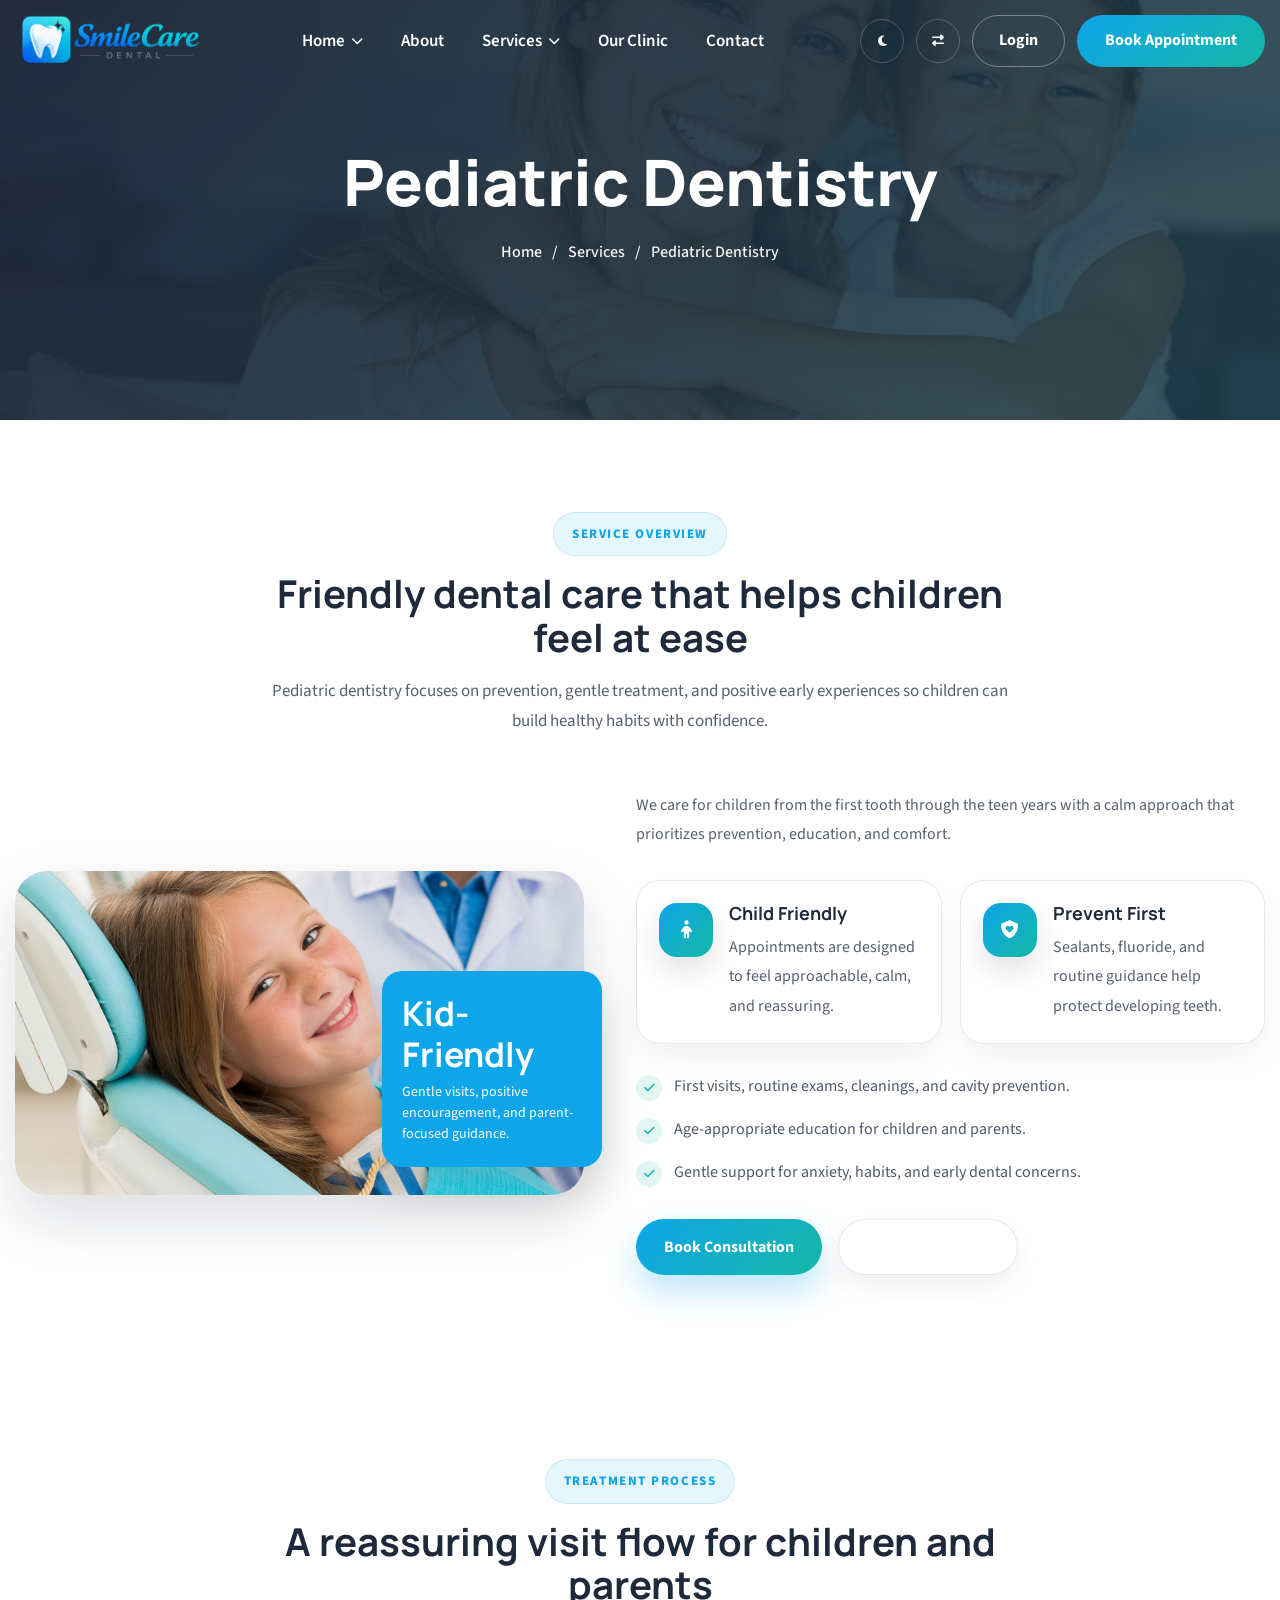
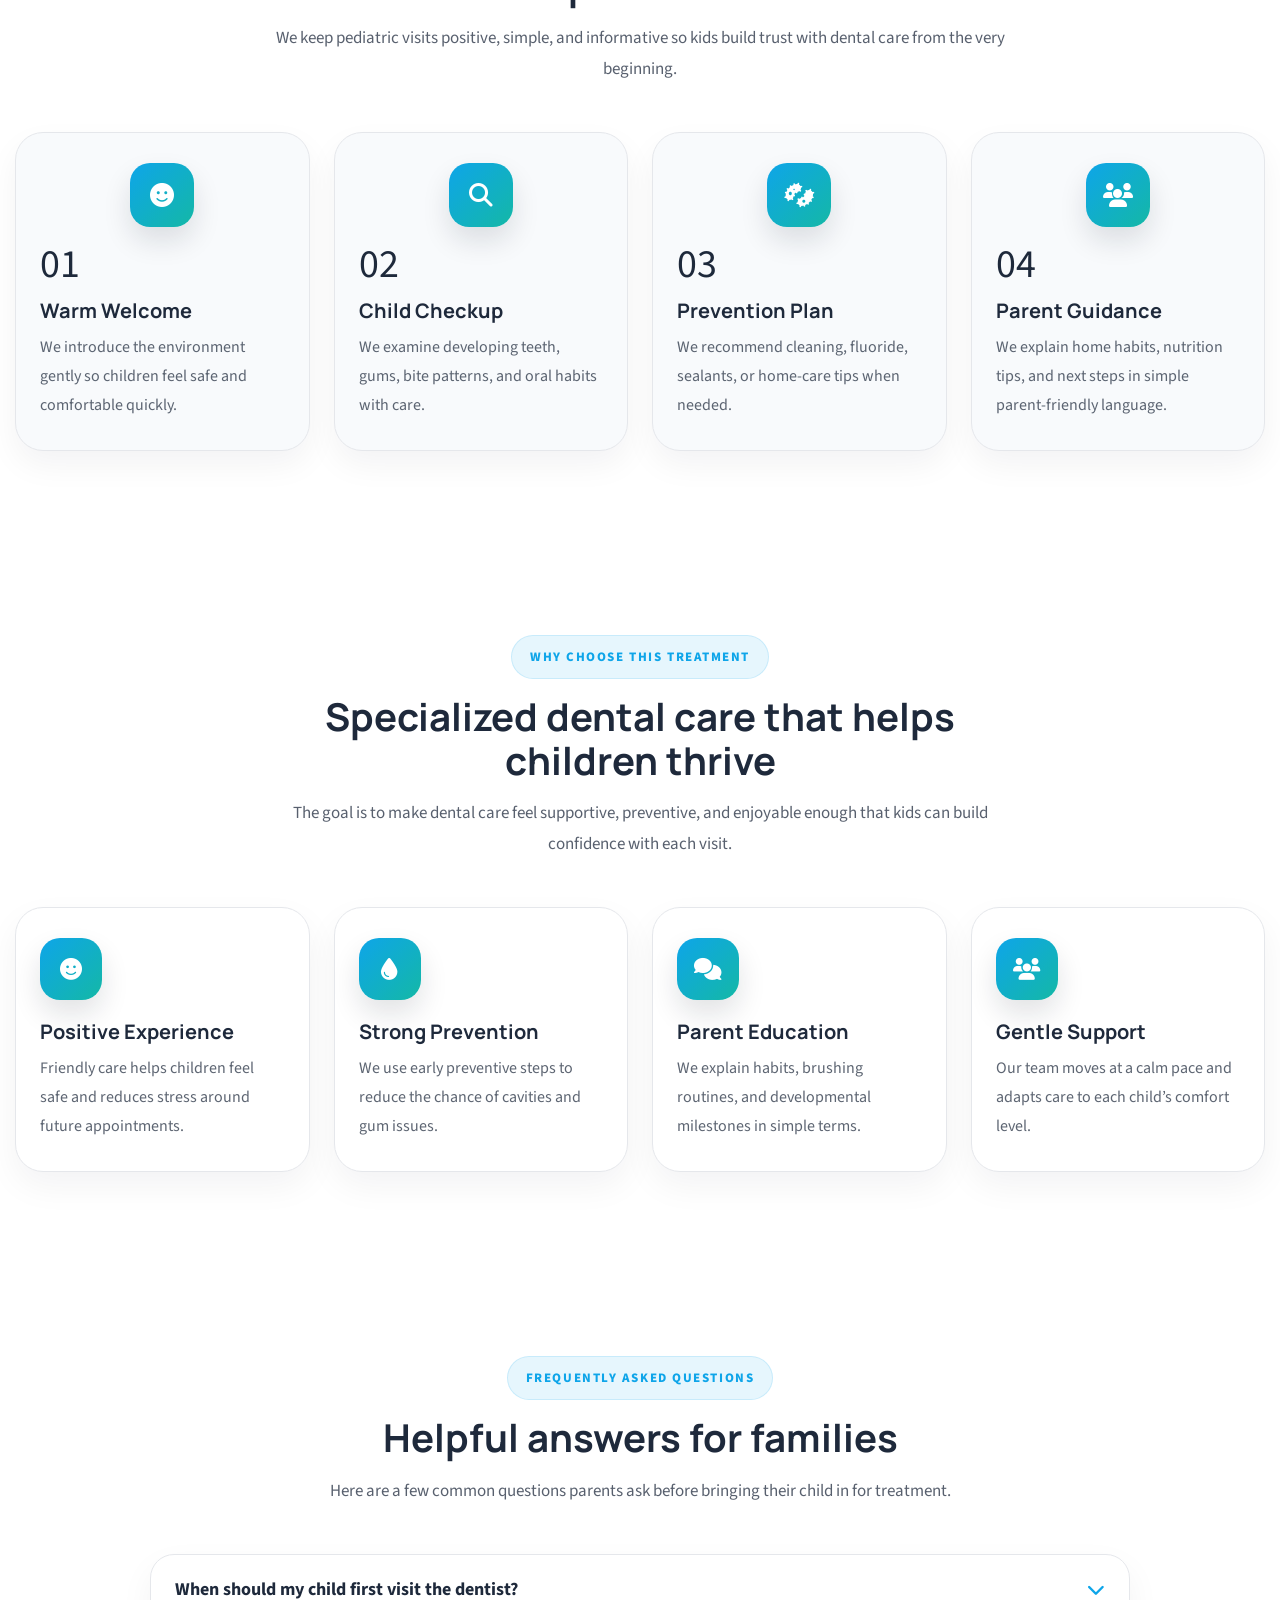
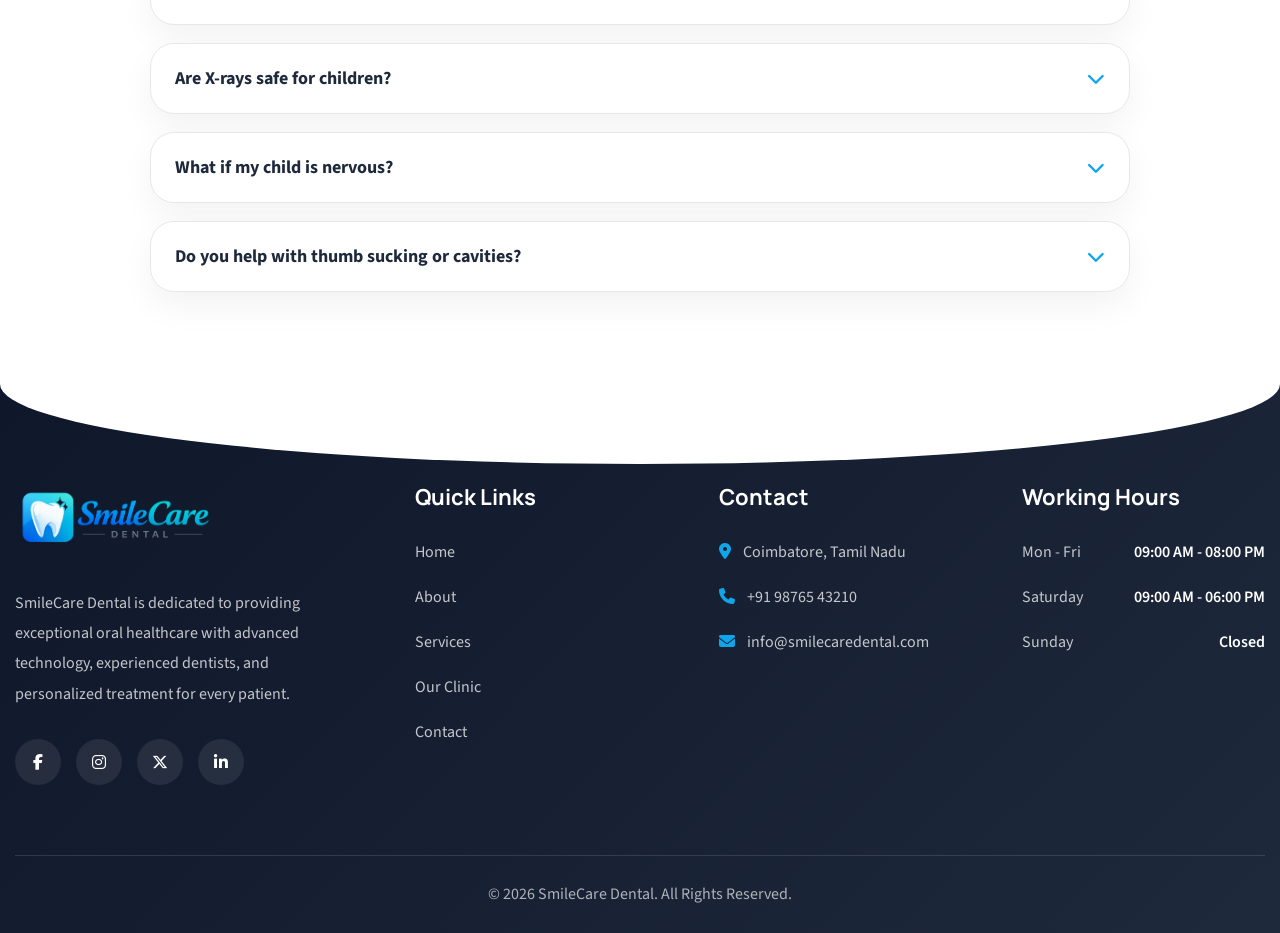
<file: pediatric-dentistry.html>
<!DOCTYPE html>
<html lang="en" dir="ltr">

<head>
    <meta charset="UTF-8">
    <meta name="viewport" content="width=device-width, initial-scale=1.0">
    <title>Pediatric Dentistry | SmileCare Dental</title>
    <meta name="description"
        content="Gentle pediatric dentistry from SmileCare Dental with friendly preventive care, child-focused treatment, and parent guidance.">
    <meta name="author" content="SmileCare Dental">
    <link rel="shortcut icon" href="images/favicon.png" type="image/png">
    <link rel="preconnect" href="https://fonts.googleapis.com">
    <link rel="preconnect" href="https://fonts.gstatic.com" crossorigin>
    <link
        href="https://fonts.googleapis.com/css2?family=Manrope:wght@400;500;600;700;800&family=Source+Sans+3:wght@400;500;600;700&display=swap"
        rel="stylesheet">
    <link rel="stylesheet" href="https://cdnjs.cloudflare.com/ajax/libs/font-awesome/6.7.2/css/all.min.css">
    <link rel="stylesheet" href="https://unpkg.com/aos@2.3.4/dist/aos.css">
    <link rel="stylesheet" href="css/style.css">
</head>

<body class="service-detail-page pediatric-dentistry-page">

    <header class="header" id="header">
        <div class="container">
            <nav class="navbar">
                <a href="index.html" class="logo" aria-label="SmileCare Dental home">
                    <img src="images/logo.png" alt="SmileCare Dental Logo">
                </a>
                <ul class="nav-menu">
                    <li class="nav-item dropdown">
                        <a href="#">
                            Home
                            <i class="fa-solid fa-chevron-down"></i>
                        </a>
                        <ul class="dropdown-menu">
                            <li>
                                <a href="index.html">Home 1</a>
                            </li>
                            <li>
                                <a href="home-2.html">Home 2</a>
                            </li>
                        </ul>
                    </li>
                    <li class="nav-item">
                        <a href="about.html">About</a>
                    </li>
                    <li class="nav-item dropdown">
                        <a href="services.html">
                            Services
                            <i class="fa-solid fa-chevron-down"></i>
                        </a>
                        <ul class="dropdown-menu">
                            <li><a href="general-dentistry.html">General Dentistry</a></li>
                            <li><a href="teeth-whitening.html">Teeth Whitening</a></li>
                            <li><a href="dental-implants.html">Dental Implants</a></li>
                            <li><a href="orthodontics.html">Orthodontics</a></li>
                            <li><a href="pediatric-dentistry.html">Pediatric Dentistry</a></li>
                            <li><a href="root-canal-treatment.html">Root Canal Treatment</a></li>
                        </ul>
                    </li>
                    <li class="nav-item">
                        <a href="our-clinic.html">Our Clinic</a>
                    </li>
                    <li class="nav-item">
                        <a href="contact.html">Contact</a>
                    </li>
                </ul>
                <div class="nav-right" aria-label="Page controls">
                    <button class="nav-icon-btn" id="theme-toggle" type="button" aria-label="Toggle dark mode"
                        aria-pressed="false">
                        <i class="fa-solid fa-moon" aria-hidden="true"></i>
                    </button>
                    <button class="nav-icon-btn" id="rtl-toggle" type="button" aria-label="Toggle RTL mode"
                        aria-pressed="false">
                        <i class="fa-solid fa-right-left" aria-hidden="true"></i>
                    </button>
                    <a href="login.html" class="login-btn">
                        Login
                    </a>
                    <a href="book-appointment.html" class="appointment-btn">
                        Book Appointment
                    </a>
                    <button class="menu-toggle" id="menu-toggle">
                        <span></span>
                        <span></span>
                        <span></span>
                    </button>
                </div>
            </nav>
        </div>
    </header>
    <div class="mobile-overlay"></div>
    <div class="mobile-menu">
        <div class="mobile-header">
            <a href="index.html" class="mobile-logo">
                <img src="images/logo.png" alt="SmileCare Dental Logo">
            </a>
            <button class="close-menu">
                <i class="fa-solid fa-xmark"></i>
            </button>
        </div>
        <ul class="mobile-nav">
            <li>
                <a href="index.html">
                    Home
                </a>
            </li>
            <li class="mobile-dropdown">
                <button class="mobile-dropdown-btn">
                    Services
                    <i class="fa-solid fa-chevron-down"></i>
                </button>
                <ul class="mobile-submenu">
                    <li><a href="general-dentistry.html">General Dentistry</a></li>
                    <li><a href="teeth-whitening.html">Teeth Whitening</a></li>
                    <li><a href="dental-implants.html">Dental Implants</a></li>
                    <li><a href="orthodontics.html">Orthodontics</a></li>
                    <li><a href="pediatric-dentistry.html">Pediatric Dentistry</a></li>
                    <li><a href="root-canal-treatment.html">Root Canal Treatment</a></li>
                </ul>
            </li>
            <li>
                <a href="about.html">
                    About
                </a>
            </li>
            <li>
                <a href="our-clinic.html">
                    Our Clinic
                </a>
            </li>
            <li>
                <a href="contact.html">
                    Contact
                </a>
            </li>
        </ul>
        <div class="mobile-toggles">
            <button class="nav-icon-btn" id="mobile-theme-toggle" type="button" aria-label="Toggle dark mode">
                <i class="fa-solid fa-moon"></i>
            </button>
            <button class="nav-icon-btn" id="mobile-rtl-toggle" type="button" aria-label="Toggle RTL mode">
                <i class="fa-solid fa-right-left"></i>
            </button>
        </div>
        <div class="mobile-buttons">
            <a href="login.html" class="mobile-login">
                Login
            </a>
            <a href="book-appointment.html" class="mobile-book">
                Book Appointment
            </a>
        </div>
    </div>

    <main>
        <section class="page-banner">
            <div class="page-banner-overlay"></div>
            <div class="container">
                <div class="page-banner-content" data-aos="fade-up">
                    <h1>Pediatric Dentistry</h1>
                    <nav class="breadcrumb" aria-label="Breadcrumb">
                        <a href="index.html">Home</a>
                        <span>/</span>
                        <a href="services.html">Services</a>
                        <span>/</span>
                        <span>Pediatric Dentistry</span>
                    </nav>
                </div>
            </div>
        </section>

        <section class="service-overview">
            <div class="container">
                <div class="section-header" data-aos="fade-up">
                    <span class="section-kicker">Service Overview</span>
                    <h2>Friendly dental care that helps children feel at ease</h2>
                    <p class="section-description">
                        Pediatric dentistry focuses on prevention, gentle treatment, and positive early experiences so
                        children can build healthy habits with confidence.
                    </p>
                </div>

                <div class="service-overview-grid">
                    <div class="service-overview-media" data-aos="fade-right">
                        <img src="images/d6.jpg" alt="SmileCare Dental pediatric dentistry consultation">
                        <div class="experience-box">
                            <h3>Kid-Friendly</h3>
                            <span>Gentle visits, positive encouragement, and parent-focused guidance.</span>
                        </div>
                    </div>

                    <div class="service-overview-content" data-aos="fade-left">
                        <p class="service-overview-intro">
                            We care for children from the first tooth through the teen years with a calm approach that
                            prioritizes prevention, education, and comfort.
                        </p>

                        <div class="about-feature-grid service-overview-features">
                            <article class="mini-feature-card">
                                <div class="mini-feature-icon">
                                    <i class="fa-solid fa-child" aria-hidden="true"></i>
                                </div>
                                <div>
                                    <h3>Child Friendly</h3>
                                    <p>Appointments are designed to feel approachable, calm, and reassuring.</p>
                                </div>
                            </article>

                            <article class="mini-feature-card">
                                <div class="mini-feature-icon">
                                    <i class="fa-solid fa-shield-heart" aria-hidden="true"></i>
                                </div>
                                <div>
                                    <h3>Prevent First</h3>
                                    <p>Sealants, fluoride, and routine guidance help protect developing teeth.</p>
                                </div>
                            </article>
                        </div>

                        <ul class="service-overview-list">
                            <li><i class="fa-solid fa-check" aria-hidden="true"></i>First visits, routine exams,
                                cleanings, and cavity prevention.</li>
                            <li><i class="fa-solid fa-check" aria-hidden="true"></i>Age-appropriate education for
                                children and parents.</li>
                            <li><i class="fa-solid fa-check" aria-hidden="true"></i>Gentle support for anxiety, habits,
                                and early dental concerns.</li>
                        </ul>

                        <div class="service-overview-actions">
                            <a href="book-appointment.html" class="btn-primary">Book Consultation</a>
                            <a href="contact.html" class="btn-secondary">Talk to Our Team</a>
                        </div>
                    </div>
                </div>
            </div>
        </section>

        <section class="service-process">
            <div class="container">
                <div class="section-header" data-aos="fade-up">
                    <span class="section-kicker">Treatment Process</span>
                    <h2>A reassuring visit flow for children and parents</h2>
                    <p class="section-description">
                        We keep pediatric visits positive, simple, and informative so kids build trust with dental
                        care from the very beginning.
                    </p>
                </div>

                <div class="facts-grid">
                    <article class="fact-card" data-aos="fade-up">
                        <div class="fact-icon">
                            <i class="fa-solid fa-face-smile" aria-hidden="true"></i>
                        </div>
                        <span class="fact-number">01</span>
                        <h3>Warm Welcome</h3>
                        <p>We introduce the environment gently so children feel safe and comfortable quickly.</p>
                    </article>

                    <article class="fact-card" data-aos="fade-up" data-aos-delay="100">
                        <div class="fact-icon">
                            <i class="fa-solid fa-magnifying-glass" aria-hidden="true"></i>
                        </div>
                        <span class="fact-number">02</span>
                        <h3>Child Checkup</h3>
                        <p>We examine developing teeth, gums, bite patterns, and oral habits with care.</p>
                    </article>

                    <article class="fact-card" data-aos="fade-up" data-aos-delay="200">
                        <div class="fact-icon">
                            <i class="fa-solid fa-bacteria" aria-hidden="true"></i>
                        </div>
                        <span class="fact-number">03</span>
                        <h3>Prevention Plan</h3>
                        <p>We recommend cleaning, fluoride, sealants, or home-care tips when needed.</p>
                    </article>

                    <article class="fact-card" data-aos="fade-up" data-aos-delay="300">
                        <div class="fact-icon">
                            <i class="fa-solid fa-users" aria-hidden="true"></i>
                        </div>
                        <span class="fact-number">04</span>
                        <h3>Parent Guidance</h3>
                        <p>We explain home habits, nutrition tips, and next steps in simple parent-friendly language.
                        </p>
                    </article>
                </div>
            </div>
        </section>

        <section class="service-benefits">
            <div class="container">
                <div class="section-header" data-aos="fade-up">
                    <span class="section-kicker">Why Choose This Treatment</span>
                    <h2>Specialized dental care that helps children thrive</h2>
                    <p class="section-description">
                        The goal is to make dental care feel supportive, preventive, and enjoyable enough that kids
                        can build confidence with each visit.
                    </p>
                </div>

                <div class="choose-grid">
                    <article class="choose-card" data-aos="fade-up">
                        <div class="choose-icon">
                            <i class="fa-solid fa-face-smile" aria-hidden="true"></i>
                        </div>
                        <h3>Positive Experience</h3>
                        <p>Friendly care helps children feel safe and reduces stress around future appointments.</p>
                    </article>

                    <article class="choose-card" data-aos="fade-up" data-aos-delay="100">
                        <div class="choose-icon">
                            <i class="fa-solid fa-droplet" aria-hidden="true"></i>
                        </div>
                        <h3>Strong Prevention</h3>
                        <p>We use early preventive steps to reduce the chance of cavities and gum issues.</p>
                    </article>

                    <article class="choose-card" data-aos="fade-up" data-aos-delay="200">
                        <div class="choose-icon">
                            <i class="fa-solid fa-comments" aria-hidden="true"></i>
                        </div>
                        <h3>Parent Education</h3>
                        <p>We explain habits, brushing routines, and developmental milestones in simple terms.</p>
                    </article>

                    <article class="choose-card" data-aos="fade-up" data-aos-delay="300">
                        <div class="choose-icon">
                            <i class="fa-solid fa-users" aria-hidden="true"></i>
                        </div>
                        <h3>Gentle Support</h3>
                        <p>Our team moves at a calm pace and adapts care to each child’s comfort level.</p>
                    </article>
                </div>
            </div>
        </section>

        <section class="service-faq">
            <div class="container">
                <div class="section-header" data-aos="fade-up">
                    <span class="section-kicker">Frequently Asked Questions</span>
                    <h2>Helpful answers for families</h2>
                    <p class="section-description">
                        Here are a few common questions parents ask before bringing their child in for treatment.
                    </p>
                </div>

                <div class="service-faq-accordion" data-service-faq>
                    <article class="service-faq-item" data-aos="fade-up">
                        <button class="service-faq-question" type="button" aria-expanded="true">
                            When should my child first visit the dentist?
                            <i class="fa-solid fa-chevron-down" aria-hidden="true"></i>
                        </button>
                        <div class="service-faq-answer">
                            <div class="service-faq-answer-inner">
                                The first dental visit is usually recommended around the time the first tooth appears
                                or by the first birthday, whichever comes first.
                            </div>
                        </div>
                    </article>

                    <article class="service-faq-item" data-aos="fade-up" data-aos-delay="100">
                        <button class="service-faq-question" type="button" aria-expanded="false">
                            Are X-rays safe for children?
                            <i class="fa-solid fa-chevron-down" aria-hidden="true"></i>
                        </button>
                        <div class="service-faq-answer">
                            <div class="service-faq-answer-inner">
                                When needed, dental X-rays are taken carefully with modern protective measures and only
                                when they help us make better decisions about care.
                            </div>
                        </div>
                    </article>

                    <article class="service-faq-item" data-aos="fade-up" data-aos-delay="200">
                        <button class="service-faq-question" type="button" aria-expanded="false">
                            What if my child is nervous?
                            <i class="fa-solid fa-chevron-down" aria-hidden="true"></i>
                        </button>
                        <div class="service-faq-answer">
                            <div class="service-faq-answer-inner">
                                We use a gentle pace, simple language, and a reassuring approach to help children feel
                                more at ease throughout the visit.
                            </div>
                        </div>
                    </article>

                    <article class="service-faq-item" data-aos="fade-up" data-aos-delay="300">
                        <button class="service-faq-question" type="button" aria-expanded="false">
                            Do you help with thumb sucking or cavities?
                            <i class="fa-solid fa-chevron-down" aria-hidden="true"></i>
                        </button>
                        <div class="service-faq-answer">
                            <div class="service-faq-answer-inner">
                                Yes. We can discuss habit guidance, cavity prevention, and treatment planning in a way
                                that fits your child’s age and needs.
                            </div>
                        </div>
                    </article>
                </div>
            </div>
        </section>
    </main>

    <footer class="footer">

        <div class="container">

            <div class="footer-wrapper">

                <!-- Footer About -->

                <div class="footer-about">

                    <a href="index.html" class="footer-logo">
                        <img src="images/logo.png" alt="SmileCare Dental">
                    </a>

                    <p>
                        SmileCare Dental is dedicated to providing exceptional oral healthcare with advanced technology,
                        experienced dentists, and personalized treatment for every patient.
                    </p>

                    <div class="footer-social">

                        <a href="#"><i class="fab fa-facebook-f"></i></a>

                        <a href="#"><i class="fab fa-instagram"></i></a>

                        <a href="#"><i class="fab fa-x-twitter"></i></a>

                        <a href="#"><i class="fab fa-linkedin-in"></i></a>

                    </div>

                </div>

                <!-- Quick Links -->

                <div class="footer-links">

                    <h3>Quick Links</h3>

                    <ul>

                        <li><a href="index.html">Home</a></li>

                        <li><a href="about.html">About</a></li>

                        <li><a href="services.html">Services</a></li>

                        <li><a href="our-clinic.html">Our Clinic</a></li>

                        <li><a href="contact.html">Contact</a></li>

                    </ul>

                </div>

                <!-- Contact -->

                <div class="footer-contact">

                    <h3>Contact</h3>

                    <ul>

                        <li>
                            <i class="fas fa-location-dot"></i>
                            Coimbatore, Tamil Nadu
                        </li>

                        <li>
                            <i class="fas fa-phone"></i>
                            +91 98765 43210
                        </li>

                        <li>
                            <i class="fas fa-envelope"></i>
                            info@smilecaredental.com
                        </li>

                    </ul>

                </div>

                <!-- Working Hours -->

                <div class="footer-hours">

                    <h3>Working Hours</h3>

                    <ul>

                        <li>Mon - Fri <span>09:00 AM - 08:00 PM</span></li>

                        <li>Saturday <span>09:00 AM - 06:00 PM</span></li>

                        <li>Sunday <span>Closed</span></li>

                    </ul>

                </div>

            </div>

            <div class="footer-bottom">

                <p>
                    &copy; 2026 SmileCare Dental. All Rights Reserved.
                </p>

            </div>

        </div>

    </footer>

    <script src="https://unpkg.com/aos@2.3.4/dist/aos.js"></script>
    <script src="js/main.js"></script>
</body>

</html>
</file>
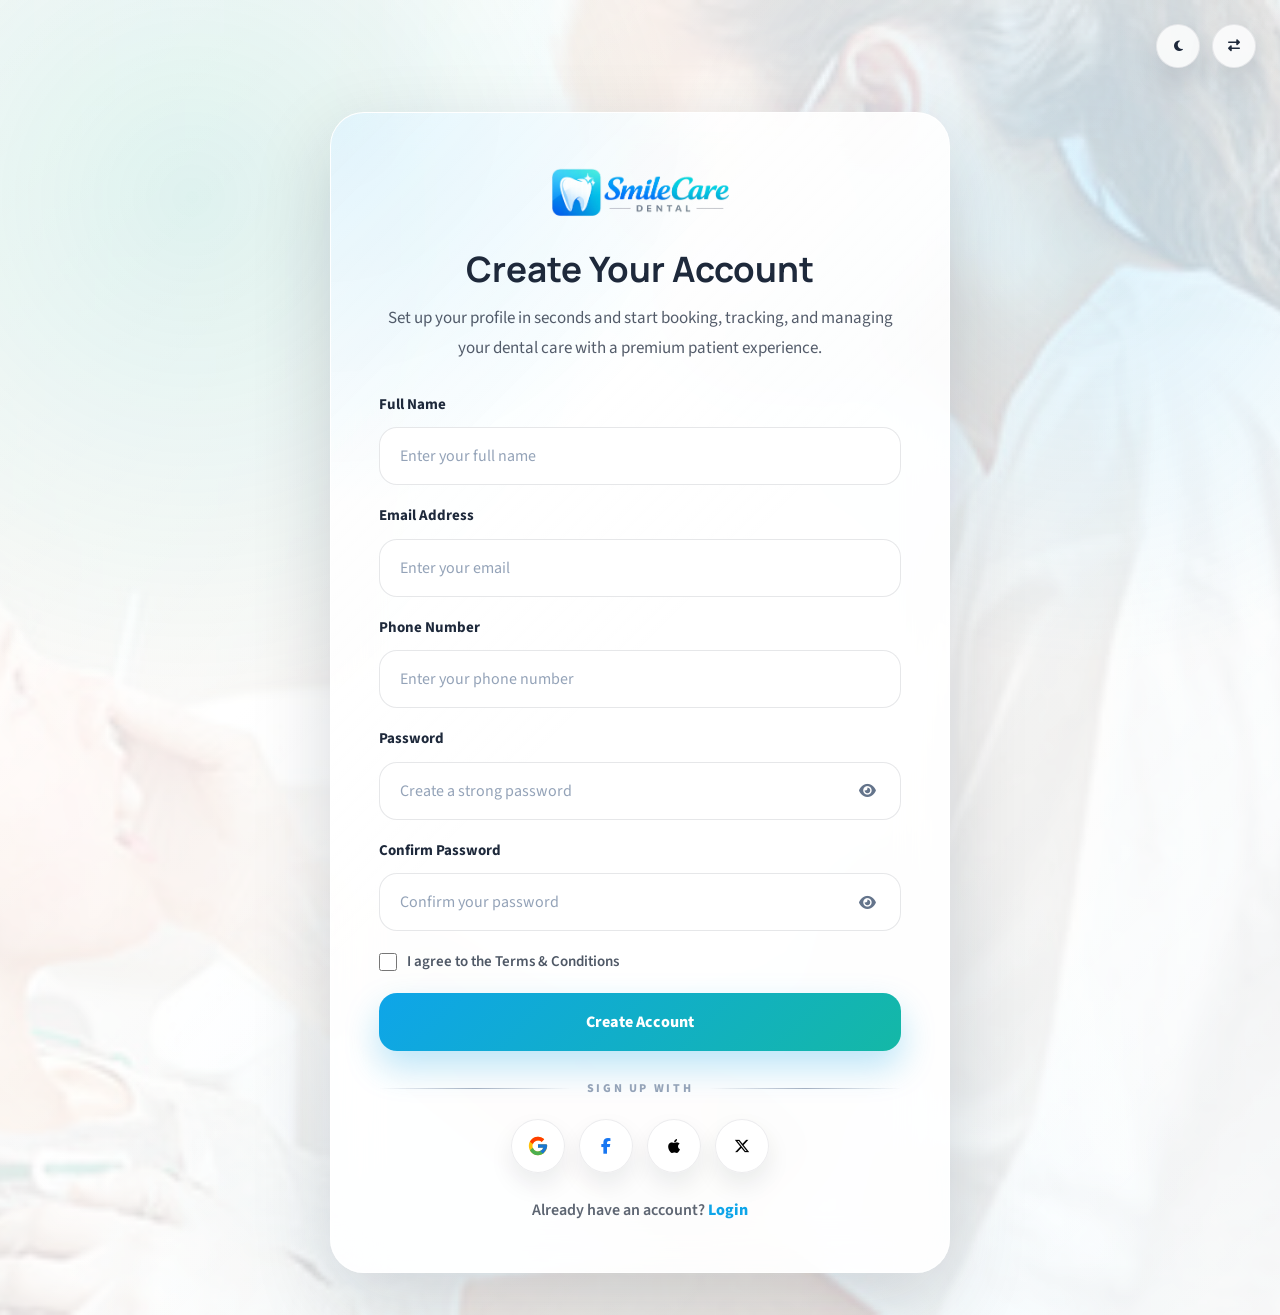
<file: register.html>
<!DOCTYPE html>
<html lang="en" dir="ltr">

<head>

    <meta charset="UTF-8">
    <meta name="viewport" content="width=device-width, initial-scale=1.0">

    <title>Register | SmileCare Dental</title>

    <meta name="description"
        content="Create your SmileCare Dental account to manage appointments and patient information with ease.">

    <meta name="author" content="SmileCare Dental">

    <link rel="shortcut icon" href="images/favicon.png" type="image/png">

    <link rel="preconnect" href="https://fonts.googleapis.com">
    <link rel="preconnect" href="https://fonts.gstatic.com" crossorigin>
    <link
        href="https://fonts.googleapis.com/css2?family=Manrope:wght@400;500;600;700;800&family=Source+Sans+3:wght@400;500;600;700&display=swap"
        rel="stylesheet">

    <link rel="stylesheet" href="https://cdnjs.cloudflare.com/ajax/libs/font-awesome/6.7.2/css/all.min.css">
    <link rel="stylesheet" href="css/style.css">

</head>

<body class="auth-page register-page">

    <main class="auth-shell register-bg">

        <div class="auth-tools" aria-label="Page controls">

            <button class="nav-icon-btn" id="theme-toggle" type="button" aria-label="Toggle dark mode"
                aria-pressed="false">
                <i class="fa-solid fa-moon" aria-hidden="true"></i>
            </button>

            <button class="nav-icon-btn" id="rtl-toggle" type="button" aria-label="Toggle RTL mode"
                aria-pressed="false">
                <i class="fa-solid fa-right-left" aria-hidden="true"></i>
            </button>

        </div>

        <section class="auth-card auth-card--wide" aria-labelledby="register-heading">

            <div class="auth-brand">
                <a href="index.html" aria-label="SmileCare Dental home">
                    <img src="images/logo.png" alt="SmileCare Dental">
                </a>
            </div>

            <h1 class="auth-heading" id="register-heading">Create Your Account</h1>

            <p class="auth-description">
                Set up your profile in seconds and start booking, tracking, and managing your dental care with a
                premium patient experience.
            </p>

            <form class="auth-form" action="#" method="post">

                <div class="auth-field">
                    <label class="auth-label" for="full-name">Full Name</label>
                    <input class="auth-input" type="text" id="full-name" name="fullName"
                        placeholder="Enter your full name" autocomplete="name" required>
                </div>

                <div class="auth-field">
                    <label class="auth-label" for="register-email">Email Address</label>
                    <input class="auth-input" type="email" id="register-email" name="email"
                        placeholder="Enter your email" autocomplete="email" required>
                </div>

                <div class="auth-field">
                    <label class="auth-label" for="phone-number">Phone Number</label>
                    <input class="auth-input" type="tel" id="phone-number" name="phoneNumber"
                        placeholder="Enter your phone number" autocomplete="tel" required>
                </div>

                <div class="auth-field auth-password">
                    <label class="auth-label" for="register-password">Password</label>
                    <div class="auth-password-wrap">
                        <input class="auth-input" type="password" id="register-password" name="password"
                            placeholder="Create a strong password" autocomplete="new-password" required>
                        <button class="auth-password-toggle" type="button" data-password-toggle
                            data-target="register-password" aria-label="Show password">
                            <i class="fa-solid fa-eye" aria-hidden="true"></i>
                        </button>
                    </div>
                </div>

                <div class="auth-field auth-password">
                    <label class="auth-label" for="confirm-password">Confirm Password</label>
                    <div class="auth-password-wrap">
                        <input class="auth-input" type="password" id="confirm-password" name="confirmPassword"
                            placeholder="Confirm your password" autocomplete="new-password" required>
                        <button class="auth-password-toggle" type="button" data-password-toggle
                            data-target="confirm-password" aria-label="Show password">
                            <i class="fa-solid fa-eye" aria-hidden="true"></i>
                        </button>
                    </div>
                </div>

                <label class="auth-check" for="terms-conditions">
                    <input type="checkbox" id="terms-conditions" name="terms" required>
                    <span>I agree to the Terms &amp; Conditions</span>
                </label>

                <button class="auth-submit" type="submit">Create Account</button>

            </form>

            <div class="auth-divider" aria-hidden="true">
                <span>Sign Up With</span>
            </div>

            <div class="auth-social" aria-label="Social sign up options">

                <a class="auth-social-btn google" href="#" aria-label="Sign up with Google">
                    <img src="images/google-logo.svg" alt="" aria-hidden="true">
                </a>

                <a class="auth-social-btn facebook" href="#" aria-label="Sign up with Facebook">
                    <i class="fa-brands fa-facebook-f" aria-hidden="true"></i>
                </a>

                <a class="auth-social-btn apple" href="#" aria-label="Sign up with Apple">
                    <i class="fa-brands fa-apple" aria-hidden="true"></i>
                </a>

                <a class="auth-social-btn x" href="#" aria-label="Sign up with X">
                    <i class="fa-brands fa-x-twitter" aria-hidden="true"></i>
                </a>

            </div>

            <p class="auth-bottom">
                Already have an account? <a href="login.html">Login</a>
            </p>

        </section>

    </main>

    <script src="js/main.js"></script>

</body>

</html>
</file>
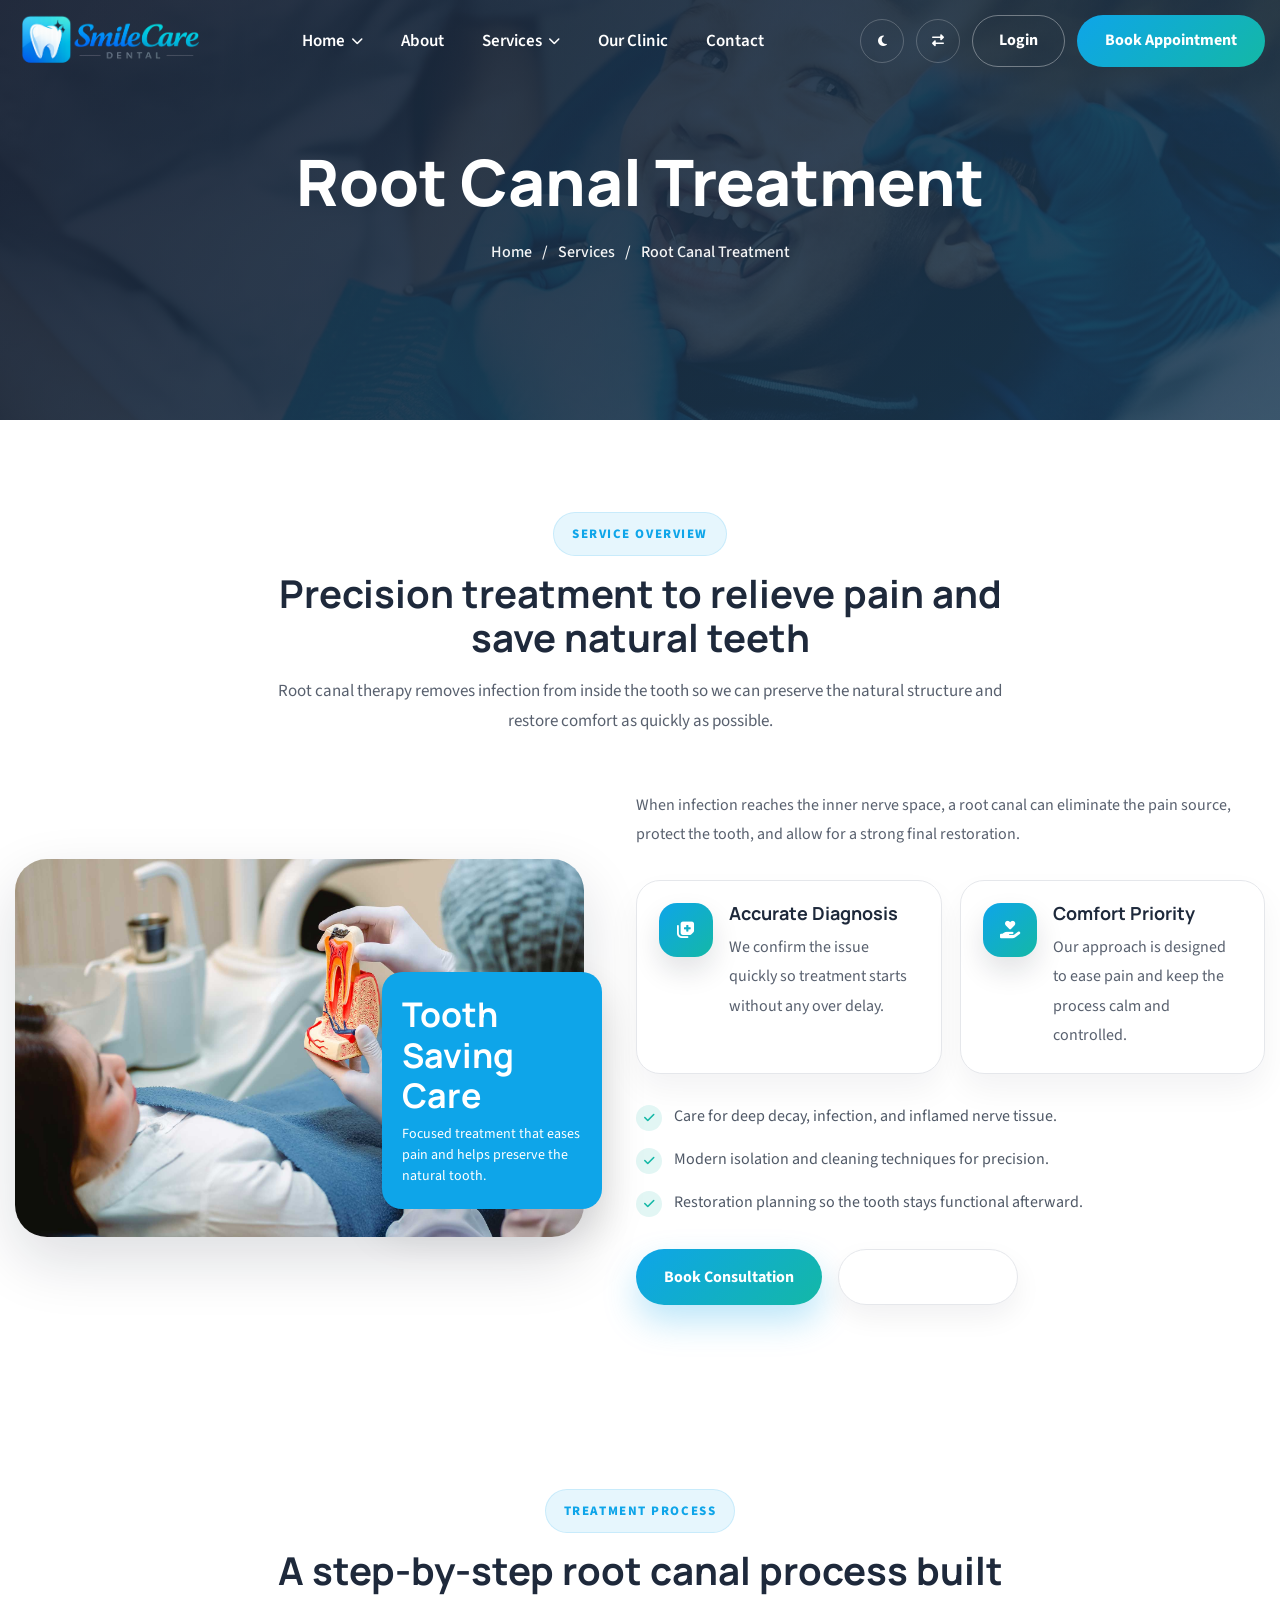
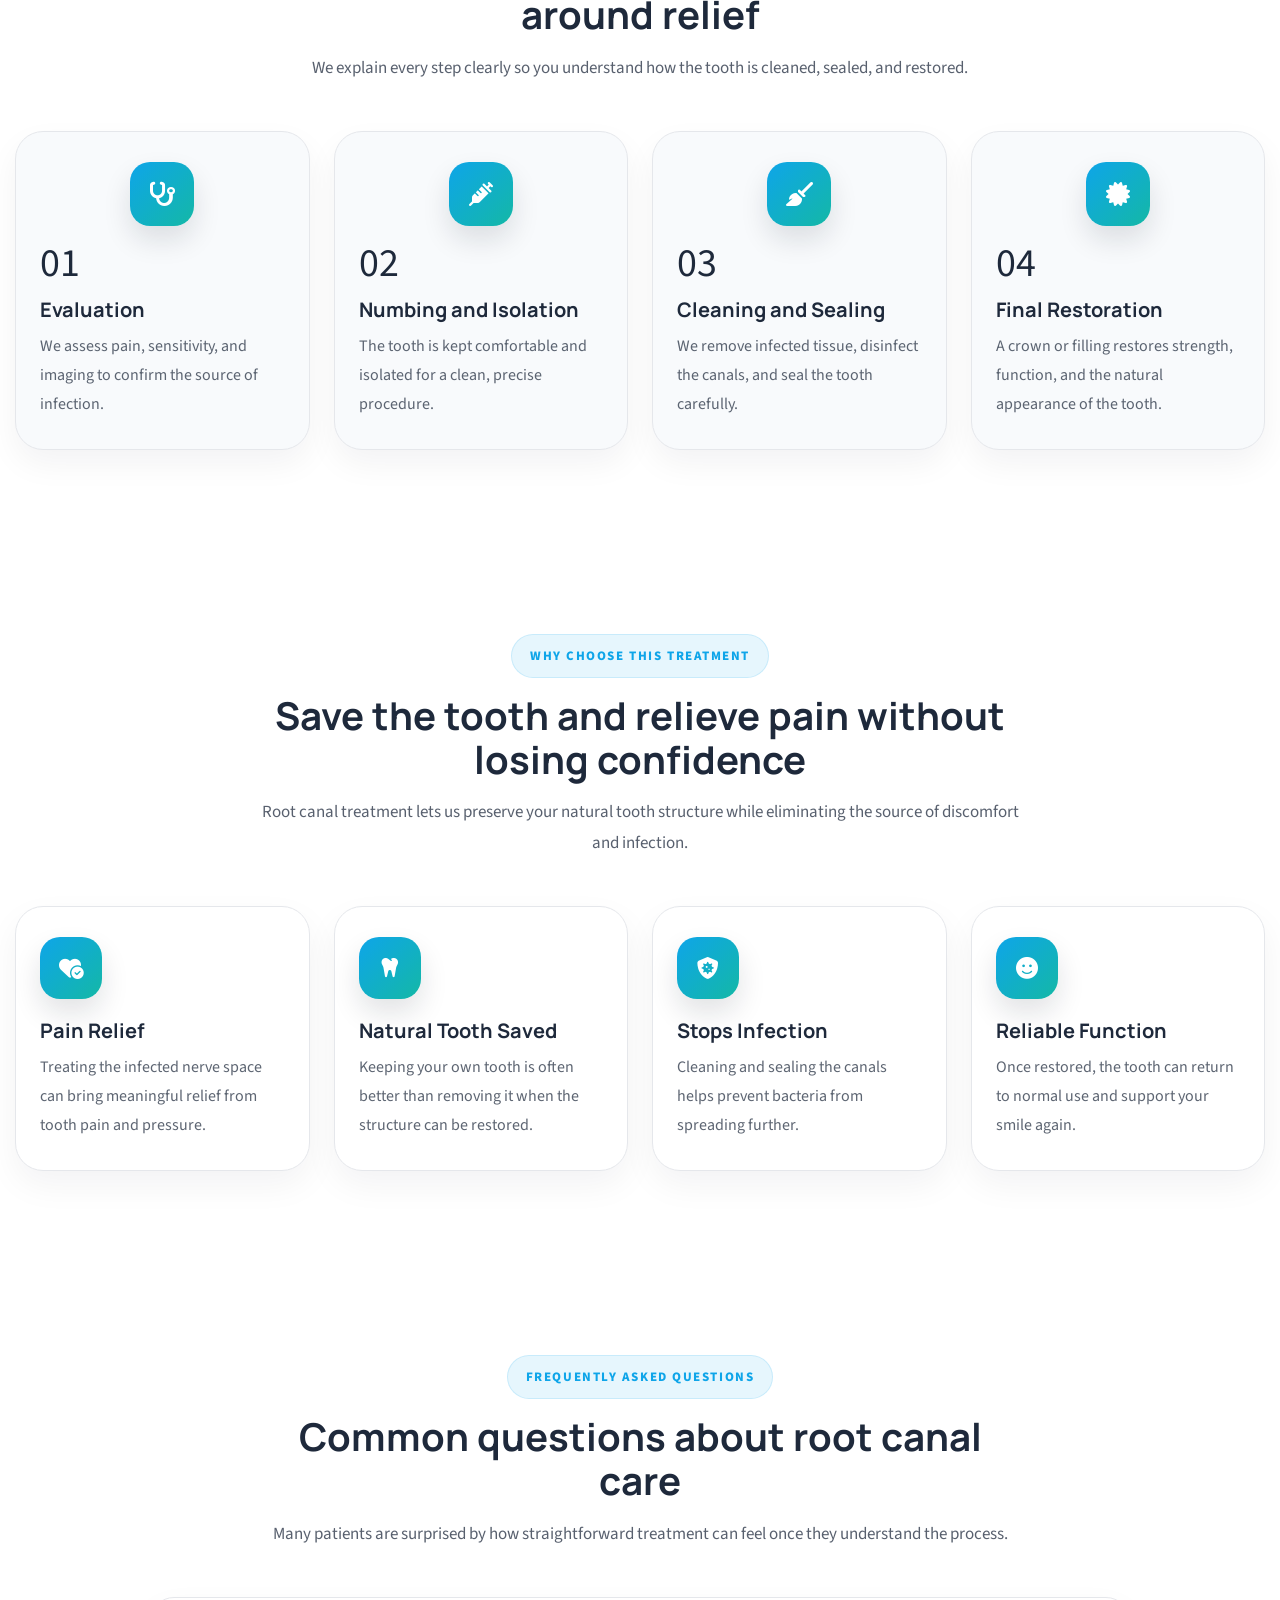
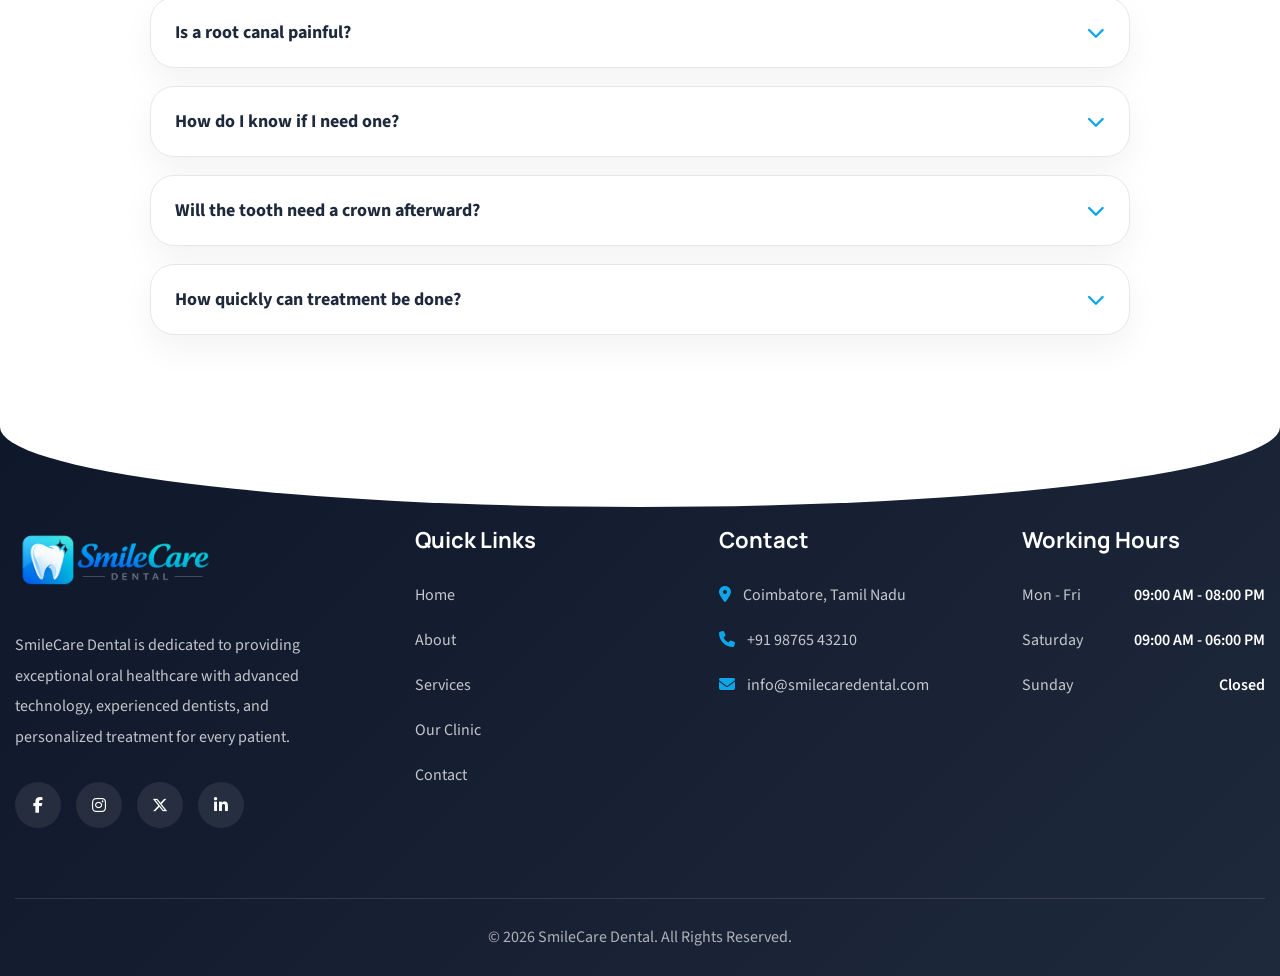
<file: root-canal-treatment.html>
<!DOCTYPE html>
<html lang="en" dir="ltr">

<head>
    <meta charset="UTF-8">
    <meta name="viewport" content="width=device-width, initial-scale=1.0">
    <title>Root Canal Treatment | SmileCare Dental</title>
    <meta name="description"
        content="Save an infected tooth with SmileCare Dental root canal treatment focused on relief, precision, and lasting restoration.">
    <meta name="author" content="SmileCare Dental">
    <link rel="shortcut icon" href="images/favicon.png" type="image/png">
    <link rel="preconnect" href="https://fonts.googleapis.com">
    <link rel="preconnect" href="https://fonts.gstatic.com" crossorigin>
    <link
        href="https://fonts.googleapis.com/css2?family=Manrope:wght@400;500;600;700;800&family=Source+Sans+3:wght@400;500;600;700&display=swap"
        rel="stylesheet">
    <link rel="stylesheet" href="https://cdnjs.cloudflare.com/ajax/libs/font-awesome/6.7.2/css/all.min.css">
    <link rel="stylesheet" href="https://unpkg.com/aos@2.3.4/dist/aos.css">
    <link rel="stylesheet" href="css/style.css">
</head>

<body class="service-detail-page root-canal-treatment-page">

    <header class="header" id="header">
        <div class="container">
            <nav class="navbar">
                <a href="index.html" class="logo" aria-label="SmileCare Dental home">
                    <img src="images/logo.png" alt="SmileCare Dental Logo">
                </a>
                <ul class="nav-menu">
                    <li class="nav-item dropdown">
                        <a href="#">
                            Home
                            <i class="fa-solid fa-chevron-down"></i>
                        </a>
                        <ul class="dropdown-menu">
                            <li>
                                <a href="index.html">Home 1</a>
                            </li>
                            <li>
                                <a href="home-2.html">Home 2</a>
                            </li>
                        </ul>
                    </li>
                    <li class="nav-item">
                        <a href="about.html">About</a>
                    </li>
                    <li class="nav-item dropdown">
                        <a href="services.html">
                            Services
                            <i class="fa-solid fa-chevron-down"></i>
                        </a>
                        <ul class="dropdown-menu">
                            <li><a href="general-dentistry.html">General Dentistry</a></li>
                            <li><a href="teeth-whitening.html">Teeth Whitening</a></li>
                            <li><a href="dental-implants.html">Dental Implants</a></li>
                            <li><a href="orthodontics.html">Orthodontics</a></li>
                            <li><a href="pediatric-dentistry.html">Pediatric Dentistry</a></li>
                            <li><a href="root-canal-treatment.html">Root Canal Treatment</a></li>
                        </ul>
                    </li>
                    <li class="nav-item">
                        <a href="our-clinic.html">Our Clinic</a>
                    </li>
                    <li class="nav-item">
                        <a href="contact.html">Contact</a>
                    </li>
                </ul>
                <div class="nav-right" aria-label="Page controls">
                    <button class="nav-icon-btn" id="theme-toggle" type="button" aria-label="Toggle dark mode"
                        aria-pressed="false">
                        <i class="fa-solid fa-moon" aria-hidden="true"></i>
                    </button>
                    <button class="nav-icon-btn" id="rtl-toggle" type="button" aria-label="Toggle RTL mode"
                        aria-pressed="false">
                        <i class="fa-solid fa-right-left" aria-hidden="true"></i>
                    </button>
                    <a href="login.html" class="login-btn">
                        Login
                    </a>
                    <a href="book-appointment.html" class="appointment-btn">
                        Book Appointment
                    </a>
                    <button class="menu-toggle" id="menu-toggle">
                        <span></span>
                        <span></span>
                        <span></span>
                    </button>
                </div>
            </nav>
        </div>
    </header>
    <div class="mobile-overlay"></div>
    <div class="mobile-menu">
        <div class="mobile-header">
            <a href="index.html" class="mobile-logo">
                <img src="images/logo.png" alt="SmileCare Dental Logo">
            </a>
            <button class="close-menu">
                <i class="fa-solid fa-xmark"></i>
            </button>
        </div>
        <ul class="mobile-nav">
            <li>
                <a href="index.html">
                    Home
                </a>
            </li>
            <li class="mobile-dropdown">
                <button class="mobile-dropdown-btn">
                    Services
                    <i class="fa-solid fa-chevron-down"></i>
                </button>
                <ul class="mobile-submenu">
                    <li><a href="general-dentistry.html">General Dentistry</a></li>
                    <li><a href="teeth-whitening.html">Teeth Whitening</a></li>
                    <li><a href="dental-implants.html">Dental Implants</a></li>
                    <li><a href="orthodontics.html">Orthodontics</a></li>
                    <li><a href="pediatric-dentistry.html">Pediatric Dentistry</a></li>
                    <li><a href="root-canal-treatment.html">Root Canal Treatment</a></li>
                </ul>
            </li>
            <li>
                <a href="about.html">
                    About
                </a>
            </li>
            <li>
                <a href="our-clinic.html">
                    Our Clinic
                </a>
            </li>
            <li>
                <a href="contact.html">
                    Contact
                </a>
            </li>
        </ul>
        <div class="mobile-toggles">
            <button class="nav-icon-btn" id="mobile-theme-toggle" type="button" aria-label="Toggle dark mode">
                <i class="fa-solid fa-moon"></i>
            </button>
            <button class="nav-icon-btn" id="mobile-rtl-toggle" type="button" aria-label="Toggle RTL mode">
                <i class="fa-solid fa-right-left"></i>
            </button>
        </div>
        <div class="mobile-buttons">
            <a href="login.html" class="mobile-login">
                Login
            </a>
            <a href="book-appointment.html" class="mobile-book">
                Book Appointment
            </a>
        </div>
    </div>

    <main>
        <section class="page-banner">
            <div class="page-banner-overlay"></div>
            <div class="container">
                <div class="page-banner-content" data-aos="fade-up">
                    <h1>Root Canal Treatment</h1>
                    <nav class="breadcrumb" aria-label="Breadcrumb">
                        <a href="index.html">Home</a>
                        <span>/</span>
                        <a href="services.html">Services</a>
                        <span>/</span>
                        <span>Root Canal Treatment</span>
                    </nav>
                </div>
            </div>
        </section>

        <section class="service-overview">
            <div class="container">
                <div class="section-header" data-aos="fade-up">
                    <span class="section-kicker">Service Overview</span>
                    <h2>Precision treatment to relieve pain and save natural teeth</h2>
                    <p class="section-description">
                        Root canal therapy removes infection from inside the tooth so we can preserve the natural
                        structure and restore comfort as quickly as possible.
                    </p>
                </div>

                <div class="service-overview-grid">
                    <div class="service-overview-media" data-aos="fade-right">
                        <img src="images/d5.jpg" alt="SmileCare Dental root canal treatment consultation">
                        <div class="experience-box">
                            <h3>Tooth Saving Care</h3>
                            <span>Focused treatment that eases pain and helps preserve the natural tooth.</span>
                        </div>
                    </div>

                    <div class="service-overview-content" data-aos="fade-left">
                        <p class="service-overview-intro">
                            When infection reaches the inner nerve space, a root canal can eliminate the pain source,
                            protect the tooth, and allow for a strong final restoration.
                        </p>

                        <div class="about-feature-grid service-overview-features">
                            <article class="mini-feature-card">
                                <div class="mini-feature-icon">
                                    <i class="fa-solid fa-notes-medical" aria-hidden="true"></i>
                                </div>
                                <div>
                                    <h3>Accurate Diagnosis</h3>
                                    <p>We confirm the issue quickly so treatment starts without any over delay.</p>
                                </div>
                            </article>

                            <article class="mini-feature-card">
                                <div class="mini-feature-icon">
                                    <i class="fa-solid fa-hand-holding-heart" aria-hidden="true"></i>
                                </div>
                                <div>
                                    <h3>Comfort Priority</h3>
                                    <p>Our approach is designed to ease pain and keep the process calm and controlled.
                                    </p>
                                </div>
                            </article>
                        </div>

                        <ul class="service-overview-list">
                            <li><i class="fa-solid fa-check" aria-hidden="true"></i>Care for deep decay, infection, and
                                inflamed nerve tissue.</li>
                            <li><i class="fa-solid fa-check" aria-hidden="true"></i>Modern isolation and cleaning
                                techniques for precision.</li>
                            <li><i class="fa-solid fa-check" aria-hidden="true"></i>Restoration planning so the tooth
                                stays functional afterward.</li>
                        </ul>

                        <div class="service-overview-actions">
                            <a href="book-appointment.html" class="btn-primary">Book Consultation</a>
                            <a href="contact.html" class="btn-secondary">Talk to Our Team</a>
                        </div>
                    </div>
                </div>
            </div>
        </section>

        <section class="service-process">
            <div class="container">
                <div class="section-header" data-aos="fade-up">
                    <span class="section-kicker">Treatment Process</span>
                    <h2>A step-by-step root canal process built around relief</h2>
                    <p class="section-description">
                        We explain every step clearly so you understand how the tooth is cleaned, sealed, and restored.
                    </p>
                </div>

                <div class="facts-grid">
                    <article class="fact-card" data-aos="fade-up">
                        <div class="fact-icon">
                            <i class="fa-solid fa-stethoscope" aria-hidden="true"></i>
                        </div>
                        <span class="fact-number">01</span>
                        <h3>Evaluation</h3>
                        <p>We assess pain, sensitivity, and imaging to confirm the source of infection.</p>
                    </article>

                    <article class="fact-card" data-aos="fade-up" data-aos-delay="100">
                        <div class="fact-icon">
                            <i class="fa-solid fa-syringe" aria-hidden="true"></i>
                        </div>
                        <span class="fact-number">02</span>
                        <h3>Numbing and Isolation</h3>
                        <p>The tooth is kept comfortable and isolated for a clean, precise procedure.</p>
                    </article>

                    <article class="fact-card" data-aos="fade-up" data-aos-delay="200">
                        <div class="fact-icon">
                            <i class="fa-solid fa-broom" aria-hidden="true"></i>
                        </div>
                        <span class="fact-number">03</span>
                        <h3>Cleaning and Sealing</h3>
                        <p>We remove infected tissue, disinfect the canals, and seal the tooth carefully.</p>
                    </article>

                    <article class="fact-card" data-aos="fade-up" data-aos-delay="300">
                        <div class="fact-icon">
                            <i class="fa-solid fa-certificate" aria-hidden="true"></i>
                        </div>
                        <span class="fact-number">04</span>
                        <h3>Final Restoration</h3>
                        <p>A crown or filling restores strength, function, and the natural appearance of the tooth.</p>
                    </article>
                </div>
            </div>
        </section>

        <section class="service-benefits">
            <div class="container">
                <div class="section-header" data-aos="fade-up">
                    <span class="section-kicker">Why Choose This Treatment</span>
                    <h2>Save the tooth and relieve pain without losing confidence</h2>
                    <p class="section-description">
                        Root canal treatment lets us preserve your natural tooth structure while eliminating the
                        source of discomfort and infection.
                    </p>
                </div>

                <div class="choose-grid">
                    <article class="choose-card" data-aos="fade-up">
                        <div class="choose-icon">
                            <i class="fa-solid fa-heart-circle-check" aria-hidden="true"></i>
                        </div>
                        <h3>Pain Relief</h3>
                        <p>Treating the infected nerve space can bring meaningful relief from tooth pain and pressure.
                        </p>
                    </article>

                    <article class="choose-card" data-aos="fade-up" data-aos-delay="100">
                        <div class="choose-icon">
                            <i class="fa-solid fa-tooth" aria-hidden="true"></i>
                        </div>
                        <h3>Natural Tooth Saved</h3>
                        <p>Keeping your own tooth is often better than removing it when the structure can be restored.
                        </p>
                    </article>

                    <article class="choose-card" data-aos="fade-up" data-aos-delay="200">
                        <div class="choose-icon">
                            <i class="fa-solid fa-shield-virus" aria-hidden="true"></i>
                        </div>
                        <h3>Stops Infection</h3>
                        <p>Cleaning and sealing the canals helps prevent bacteria from spreading further.</p>
                    </article>

                    <article class="choose-card" data-aos="fade-up" data-aos-delay="300">
                        <div class="choose-icon">
                            <i class="fa-solid fa-smile" aria-hidden="true"></i>
                        </div>
                        <h3>Reliable Function</h3>
                        <p>Once restored, the tooth can return to normal use and support your smile again.</p>
                    </article>
                </div>
            </div>
        </section>

        <section class="service-faq">
            <div class="container">
                <div class="section-header" data-aos="fade-up">
                    <span class="section-kicker">Frequently Asked Questions</span>
                    <h2>Common questions about root canal care</h2>
                    <p class="section-description">
                        Many patients are surprised by how straightforward treatment can feel once they understand the
                        process.
                    </p>
                </div>

                <div class="service-faq-accordion" data-service-faq>
                    <article class="service-faq-item" data-aos="fade-up">
                        <button class="service-faq-question" type="button" aria-expanded="true">
                            Is a root canal painful?
                            <i class="fa-solid fa-chevron-down" aria-hidden="true"></i>
                        </button>
                        <div class="service-faq-answer">
                            <div class="service-faq-answer-inner">
                                The treatment is designed to relieve pain, and we use numbing techniques to make the
                                procedure as comfortable as possible.
                            </div>
                        </div>
                    </article>

                    <article class="service-faq-item" data-aos="fade-up" data-aos-delay="100">
                        <button class="service-faq-question" type="button" aria-expanded="false">
                            How do I know if I need one?
                            <i class="fa-solid fa-chevron-down" aria-hidden="true"></i>
                        </button>
                        <div class="service-faq-answer">
                            <div class="service-faq-answer-inner">
                                Persistent sensitivity, swelling, deep decay, or severe tooth pain can all be warning
                                signs, but an exam is needed to confirm the diagnosis.
                            </div>
                        </div>
                    </article>

                    <article class="service-faq-item" data-aos="fade-up" data-aos-delay="200">
                        <button class="service-faq-question" type="button" aria-expanded="false">
                            Will the tooth need a crown afterward?
                            <i class="fa-solid fa-chevron-down" aria-hidden="true"></i>
                        </button>
                        <div class="service-faq-answer">
                            <div class="service-faq-answer-inner">
                                In many cases, yes. A crown helps strengthen the tooth and protect it after the
                                infection has been treated.
                            </div>
                        </div>
                    </article>

                    <article class="service-faq-item" data-aos="fade-up" data-aos-delay="300">
                        <button class="service-faq-question" type="button" aria-expanded="false">
                            How quickly can treatment be done?
                            <i class="fa-solid fa-chevron-down" aria-hidden="true"></i>
                        </button>
                        <div class="service-faq-answer">
                            <div class="service-faq-answer-inner">
                                Timing depends on the complexity of the tooth, but many root canal cases can be handled
                                efficiently over one or two visits.
                            </div>
                        </div>
                    </article>
                </div>
            </div>
        </section>
    </main>

    <footer class="footer">

        <div class="container">

            <div class="footer-wrapper">

                <!-- Footer About -->

                <div class="footer-about">

                    <a href="index.html" class="footer-logo">
                        <img src="images/logo.png" alt="SmileCare Dental">
                    </a>

                    <p>
                        SmileCare Dental is dedicated to providing exceptional oral healthcare with advanced technology,
                        experienced dentists, and personalized treatment for every patient.
                    </p>

                    <div class="footer-social">

                        <a href="#"><i class="fab fa-facebook-f"></i></a>

                        <a href="#"><i class="fab fa-instagram"></i></a>

                        <a href="#"><i class="fab fa-x-twitter"></i></a>

                        <a href="#"><i class="fab fa-linkedin-in"></i></a>

                    </div>

                </div>

                <!-- Quick Links -->

                <div class="footer-links">

                    <h3>Quick Links</h3>

                    <ul>

                        <li><a href="index.html">Home</a></li>

                        <li><a href="about.html">About</a></li>

                        <li><a href="services.html">Services</a></li>

                        <li><a href="our-clinic.html">Our Clinic</a></li>

                        <li><a href="contact.html">Contact</a></li>

                    </ul>

                </div>

                <!-- Contact -->

                <div class="footer-contact">

                    <h3>Contact</h3>

                    <ul>

                        <li>
                            <i class="fas fa-location-dot"></i>
                            Coimbatore, Tamil Nadu
                        </li>

                        <li>
                            <i class="fas fa-phone"></i>
                            +91 98765 43210
                        </li>

                        <li>
                            <i class="fas fa-envelope"></i>
                            info@smilecaredental.com
                        </li>

                    </ul>

                </div>

                <!-- Working Hours -->

                <div class="footer-hours">

                    <h3>Working Hours</h3>

                    <ul>

                        <li>Mon - Fri <span>09:00 AM - 08:00 PM</span></li>

                        <li>Saturday <span>09:00 AM - 06:00 PM</span></li>

                        <li>Sunday <span>Closed</span></li>

                    </ul>

                </div>

            </div>

            <div class="footer-bottom">

                <p>
                    &copy; 2026 SmileCare Dental. All Rights Reserved.
                </p>

            </div>

        </div>

    </footer>

    <script src="https://unpkg.com/aos@2.3.4/dist/aos.js"></script>
    <script src="js/main.js"></script>
</body>

</html>
</file>
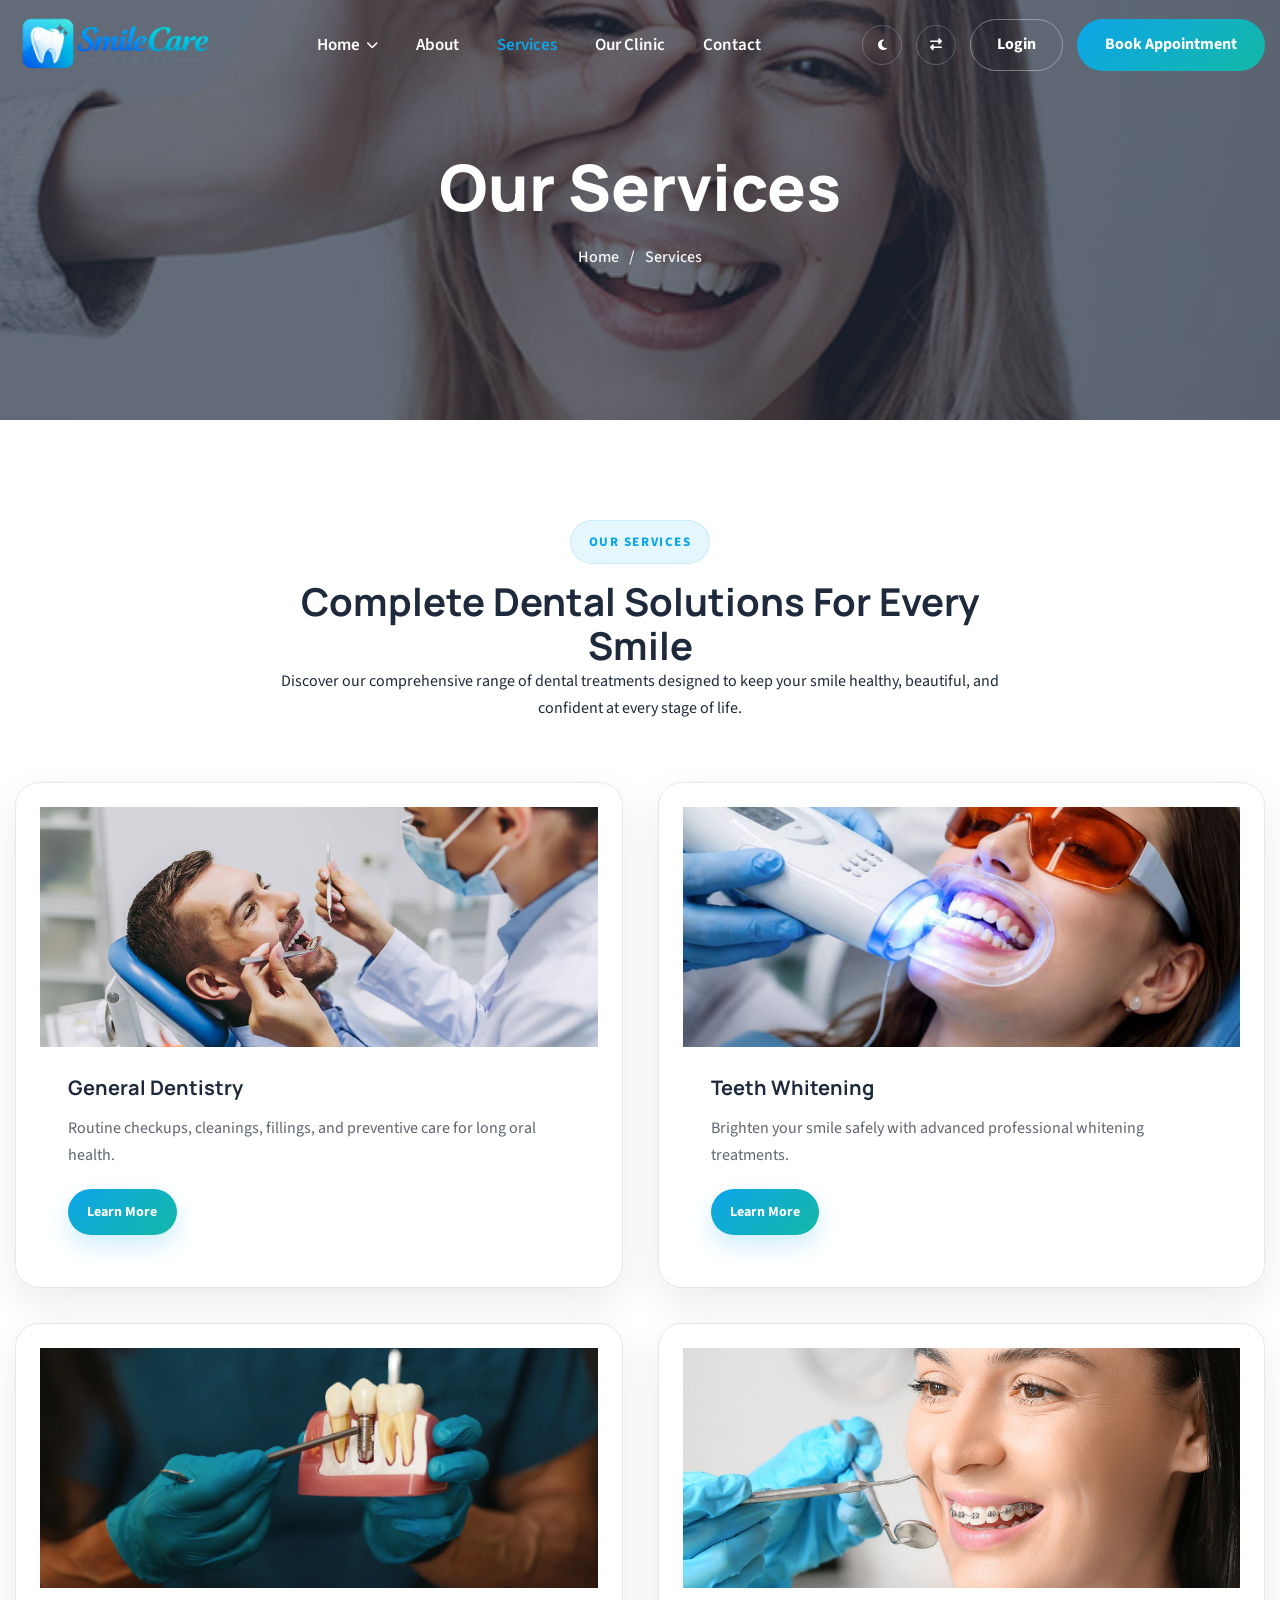
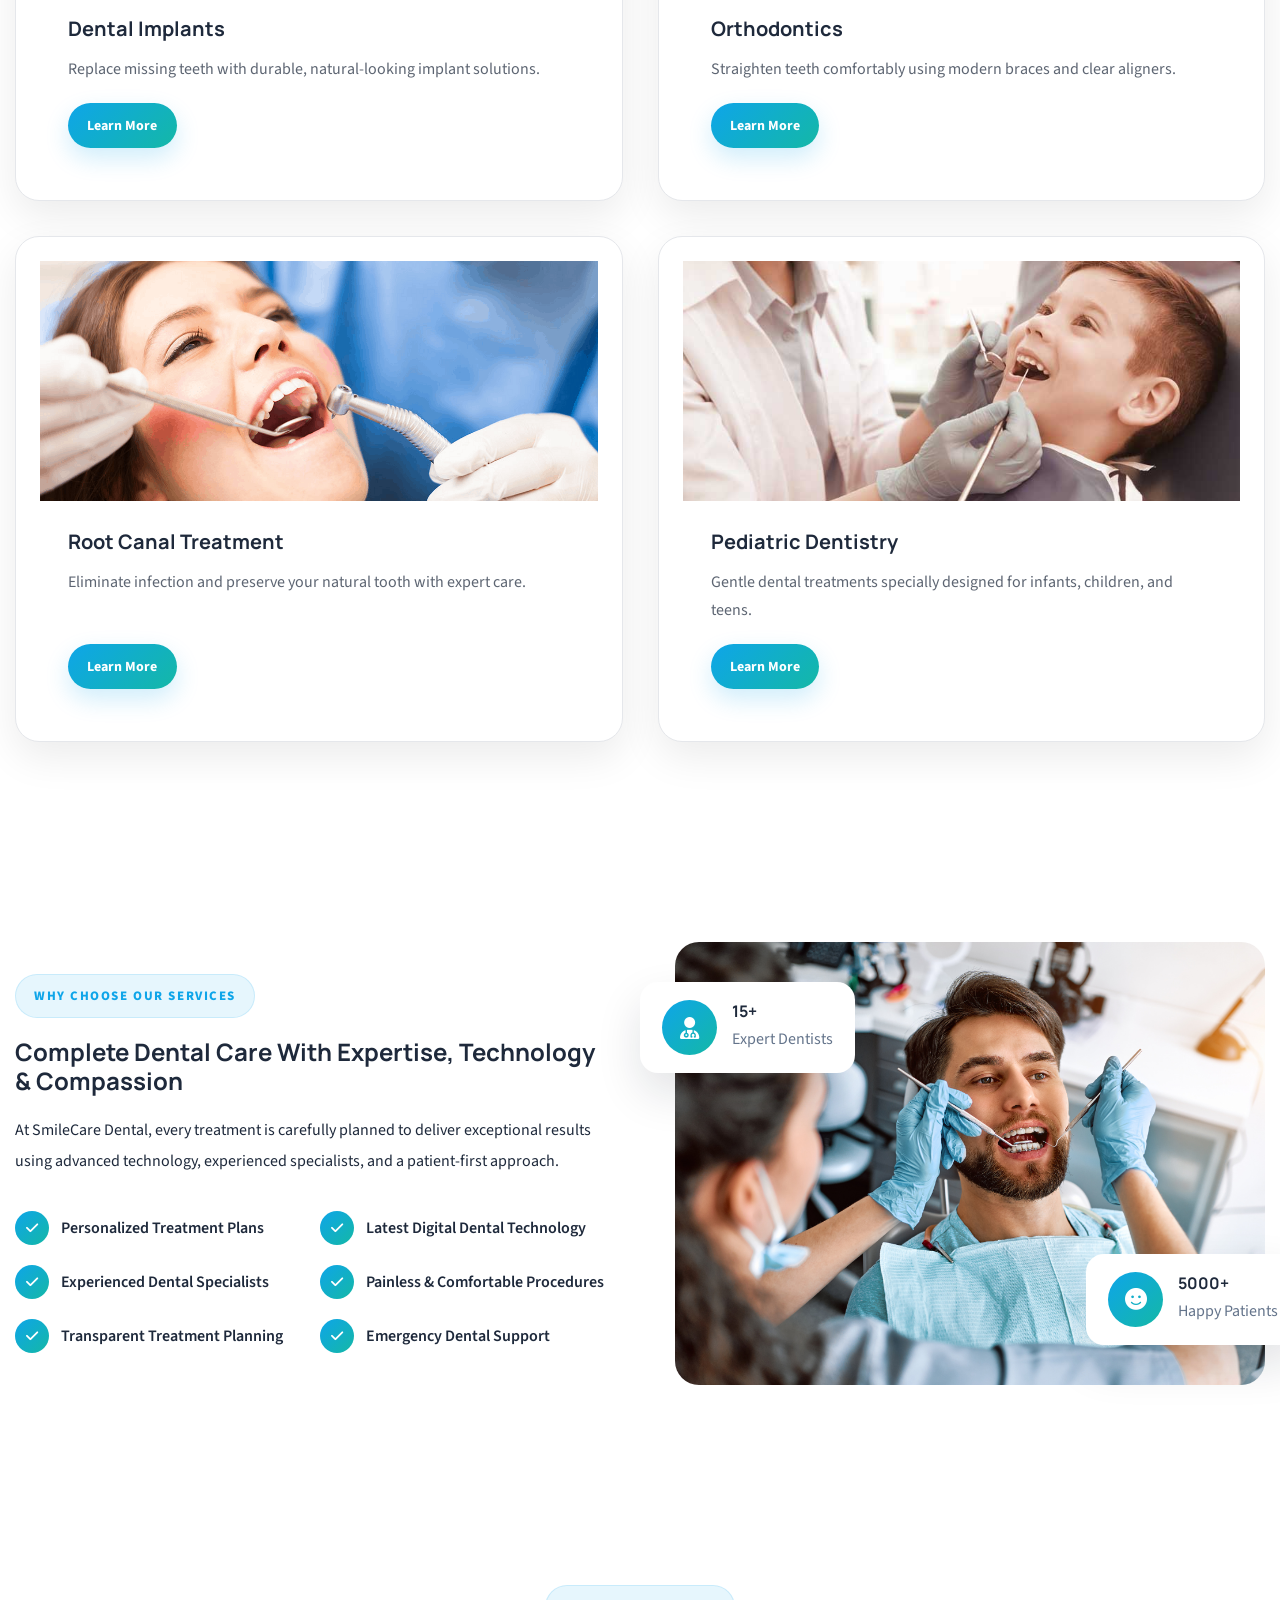
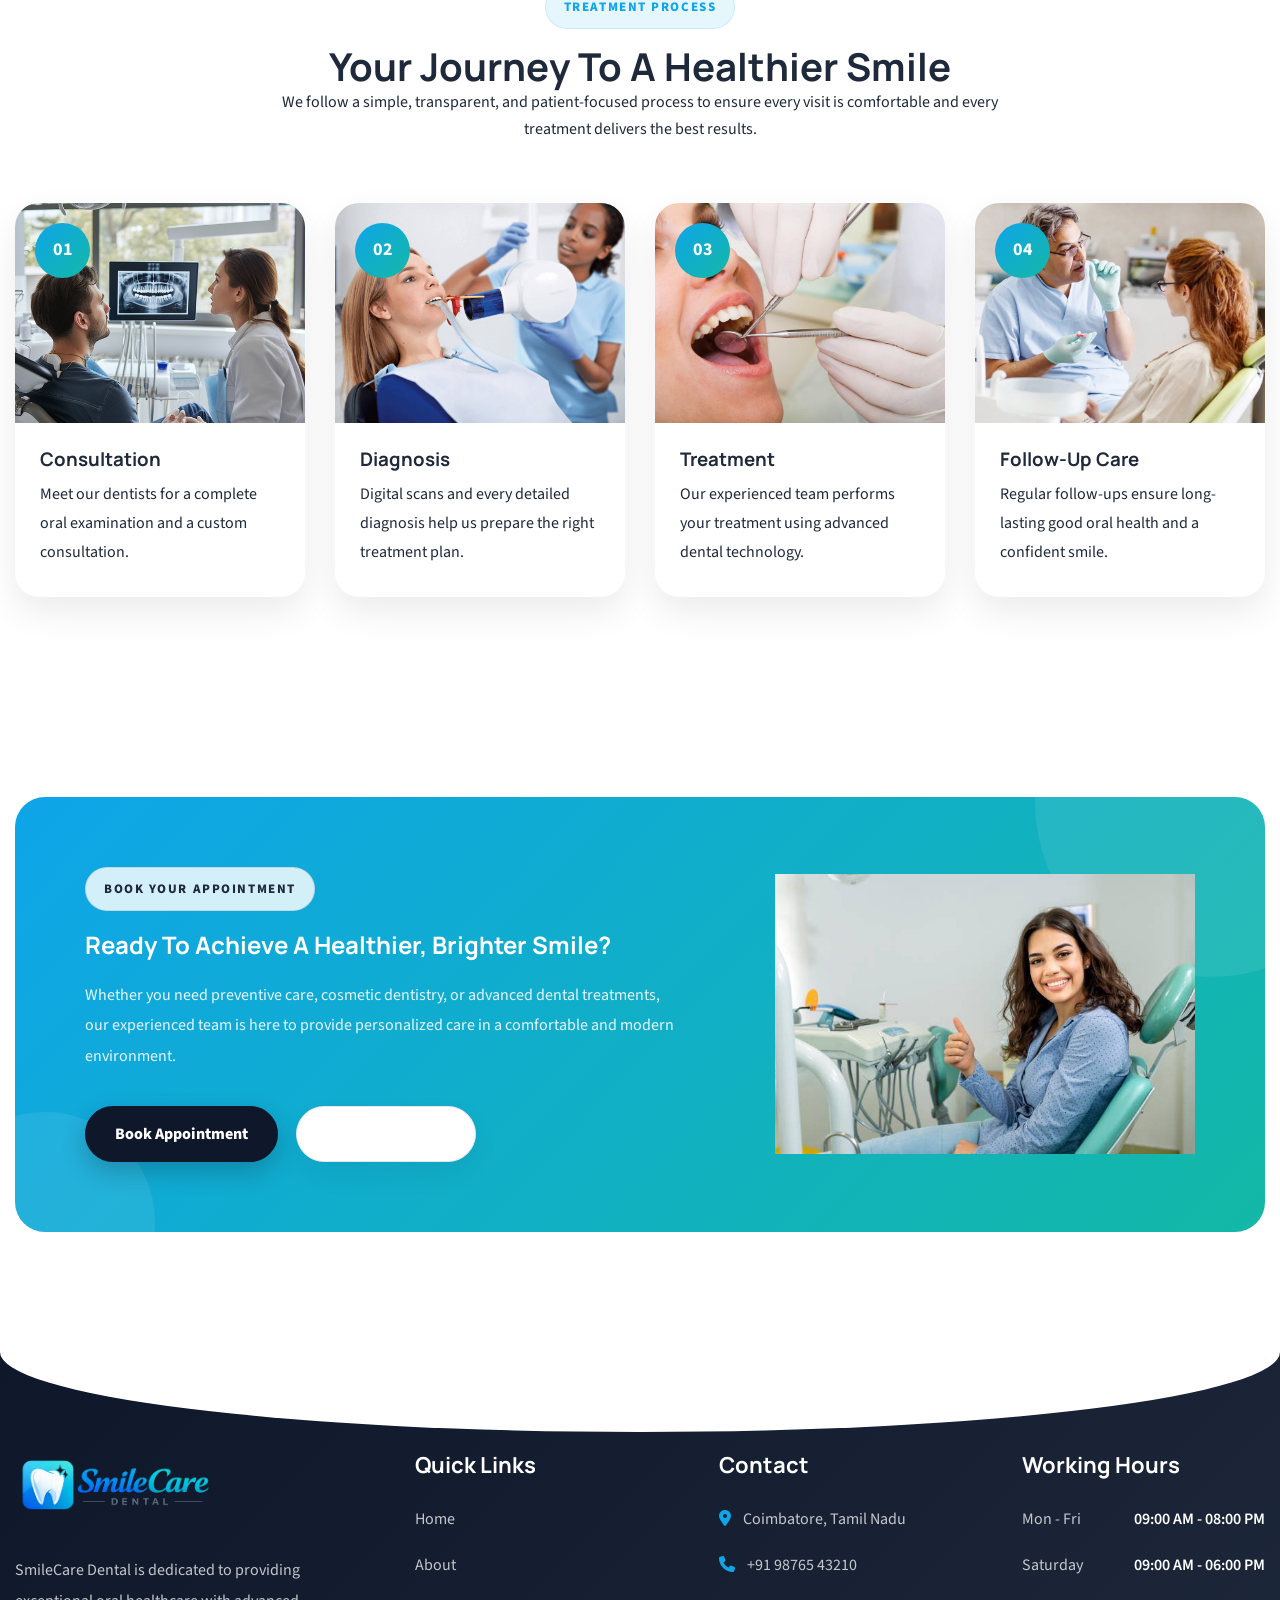
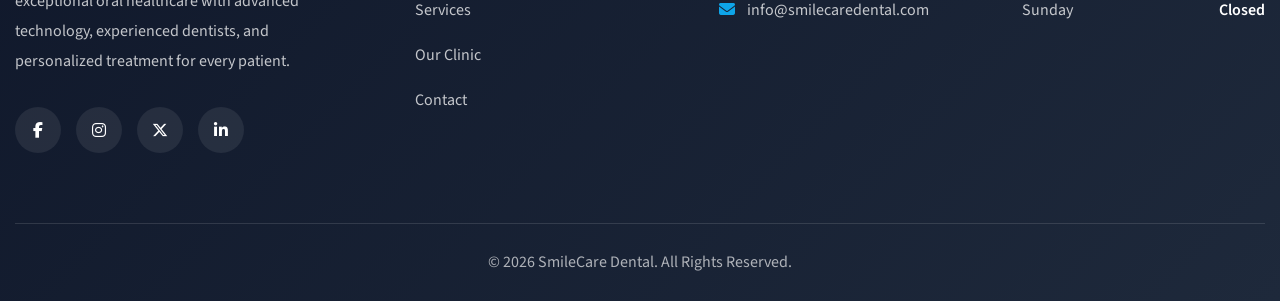
<file: services.html>
<!DOCTYPE html>
<html lang="en" dir="ltr">

<head>

    <!-- Meta -->
    <meta charset="UTF-8">
    <meta name="viewport" content="width=device-width, initial-scale=1.0">

    <!-- Title -->
    <title>SmileCare Dental</title>

    <!-- SEO -->
    <meta name="description"
        content="SmileCare Dental provides professional dental care including cleaning, fillings, braces, implants, teeth whitening and complete oral healthcare.">

    <meta name="keywords"
        content="Dental Clinic, Dentist, Teeth Whitening, Braces, Dental Implants, Root Canal, SmileCare Dental">

    <meta name="author" content="SmileCare Dental">

    <!-- Favicon -->
    <link rel="shortcut icon" href="images/favicon.png" type="image/png">

    <!-- Google Fonts -->
    <link rel="preconnect" href="https://fonts.googleapis.com">

    <link rel="preconnect" href="https://fonts.gstatic.com" crossorigin>

    <link
        href="https://fonts.googleapis.com/css2?family=Manrope:wght@400;500;600;700;800&family=Source+Sans+3:wght@400;500;600;700&display=swap"
        rel="stylesheet">

    <!-- Font Awesome -->

    <link rel="stylesheet" href="https://cdnjs.cloudflare.com/ajax/libs/font-awesome/6.7.2/css/all.min.css">

    <!-- AOS Animation -->

    <link rel="stylesheet" href="https://unpkg.com/aos@2.3.4/dist/aos.css">

    <link rel="stylesheet" href="https://cdn.jsdelivr.net/npm/swiper@11/swiper-bundle.min.css">

    <!-- CSS -->

    <link rel="stylesheet" href="css/style.css">

</head>

<body>

    <!--==============================
    Header Start
===============================-->

    <header class="header" id="header">

        <div class="container">

            <nav class="navbar">

                <!--========== Logo ==========-->

                <a href="index.html" class="logo">

                    <img src="images/logo.png" alt="SmileCare Dental Logo">

                </a>

                <!--========== Desktop Menu ==========-->

                <ul class="nav-menu">

                    <li class="nav-item dropdown">

                        <a href="#">
                            Home
                            <i class="fa-solid fa-chevron-down"></i>
                        </a>

                        <ul class="dropdown-menu">

                            <li>
                                <a href="index.html">Home 1</a>
                            </li>

                            <li>
                                <a href="home-2.html">Home 2</a>
                            </li>

                        </ul>

                    </li>

                    <li class="nav-item">
                        <a href="about.html">About</a>
                    </li>

                    <li class="nav-item">
                        <a href="services.html">Services</a>
                    </li>

                    <li class="nav-item">
                        <a href="our-clinic.html">Our Clinic</a>
                    </li>

                    <li class="nav-item">
                        <a href="contact.html">Contact</a>
                    </li>

                </ul>

                <!--========== Right Side ==========-->

                <div class="nav-right">

                    <!-- Dark Mode -->

                    <button class="nav-icon-btn" id="theme-toggle">

                        <i class="fa-solid fa-moon"></i>

                    </button>

                    <!-- RTL -->

                    <button class="nav-icon-btn" id="rtl-toggle">

                        <i class="fa-solid fa-right-left"></i>

                    </button>

                    <!-- Login -->

                    <a href="login.html" class="login-btn">

                        Login

                    </a>

                    <!-- CTA -->

                    <a href="book-appointment.html" class="appointment-btn">

                        Book Appointment

                    </a>

                    <!-- Mobile Toggle -->

                    <button class="menu-toggle" id="menu-toggle">

                        <span></span>
                        <span></span>
                        <span></span>

                    </button>

                </div>

            </nav>

        </div>

    </header>

    <!--==============================
    Mobile Sidebar
===============================-->

    <div class="mobile-overlay"></div>

    <div class="mobile-menu">

        <div class="mobile-header">

            <a href="index.html" class="mobile-logo">

                <img src="images/logo.png" alt="SmileCare Dental Logo">

            </a>

            <button class="close-menu">

                <i class="fa-solid fa-xmark"></i>

            </button>

        </div>

        <ul class="mobile-nav">

            <li class="mobile-dropdown">

                <button class="mobile-dropdown-btn">

                    Home

                    <i class="fa-solid fa-chevron-down"></i>

                </button>

                <ul class="mobile-submenu">

                    <li><a href="index.html">Home 1</a></li>

                    <li><a href="home-2.html">Home 2</a></li>

                </ul>

            </li>

            <li>

                <a href="about.html">

                    About

                </a>

            </li>

            <li>

                <a href="services.html">

                    Services

                </a>

            </li>

            <li>

                <a href="our-clinic.html">

                    Our Clinic

                </a>

            </li>

            <li>

                <a href="contact.html">

                    Contact

                </a>

            </li>

        </ul>

        <div class="mobile-toggles">

            <button class="nav-icon-btn" id="mobile-theme-toggle" type="button" aria-label="Toggle dark mode">
                <i class="fa-solid fa-moon"></i>
            </button>

            <button class="nav-icon-btn" id="mobile-rtl-toggle" type="button" aria-label="Toggle RTL mode">
                <i class="fa-solid fa-right-left"></i>
            </button>

        </div>

        <div class="mobile-buttons">

            <a href="login.html" class="mobile-login">

                Login

            </a>

            <a href="book-appointment.html" class="mobile-book">

                Book Appointment

            </a>

        </div>

    </div>

    <section class="page-banner services-banner">
        <div class="page-banner-overlay"></div>

        <div class="container">
            <div class="page-banner-content">
                <h1>Our Services</h1>

                <nav class="breadcrumb">
                    <a href="index.html">Home</a>
                    <span>/</span>
                    <span>Services</span>
                </nav>
            </div>
        </div>
    </section>

    <!--=====================================
    Our Dental Services Start
======================================-->

    <section class="services-page section-padding">

        <div class="container">

            <div class="section-header">

                <span class="section-kicker">
                    Our Services
                </span>

                <h2>
                    Complete Dental Solutions For Every Smile
                </h2>

                <p>
                    Discover our comprehensive range of dental treatments designed to keep
                    your smile healthy, beautiful, and confident at every stage of life.
                </p>

            </div>

            <div class="services-grid">

                <!-- Service -->

                <div class="service-card">

                    <div class="service-image">
                        <img src="images/general-dentistry.jpg" alt="">
                    </div>

                    <div class="service-content">

                        <h3>General Dentistry</h3>

                        <p>
                            Routine checkups, cleanings, fillings, and preventive care for long oral health.
                        </p>

                        <a href="general-dentistry.html">
                            Learn More
                            <i class="fa-solid fa-arrow-right"></i>
                        </a>

                    </div>

                </div>

                <!-- Service -->

                <div class="service-card">

                    <div class="service-image">
                        <img src="images/teeth-whitening.jpg" alt="">
                    </div>

                    <div class="service-content">

                        <h3>Teeth Whitening</h3>

                        <p>
                            Brighten your smile safely with advanced professional whitening treatments.
                        </p>

                        <a href="teeth-whitening.html">
                            Learn More
                            <i class="fa-solid fa-arrow-right"></i>
                        </a>

                    </div>

                </div>

                <!-- Service -->

                <div class="service-card">

                    <div class="service-image">
                        <img src="images/dental-implants.jpg" alt="">
                    </div>

                    <div class="service-content">

                        <h3>Dental Implants</h3>

                        <p>
                            Replace missing teeth with durable, natural-looking implant solutions.
                        </p>

                        <a href="dental-implants.html">
                            Learn More
                            <i class="fa-solid fa-arrow-right"></i>
                        </a>

                    </div>

                </div>

                <!-- Service -->

                <div class="service-card">

                    <div class="service-image">
                        <img src="images/orthodontics.jpg" alt="">
                    </div>

                    <div class="service-content">

                        <h3>Orthodontics</h3>

                        <p>
                            Straighten teeth comfortably using modern braces and clear aligners.
                        </p>

                        <a href="orthodontics.html">
                            Learn More
                            <i class="fa-solid fa-arrow-right"></i>
                        </a>

                    </div>

                </div>

                <!-- Service -->

                <div class="service-card">

                    <div class="service-image">
                        <img src="images/root-canal.jpg" alt="">
                    </div>

                    <div class="service-content">

                        <h3>Root Canal Treatment</h3>

                        <p>
                            Eliminate infection and preserve your natural tooth with expert care.
                        </p>

                        <a href="root-canal-treatment.html">
                            Learn More
                            <i class="fa-solid fa-arrow-right"></i>
                        </a>

                    </div>

                </div>

                <!-- Service -->

                <div class="service-card">

                    <div class="service-image">
                        <img src="images/pediatric-dentistry.jpg" alt="">
                    </div>

                    <div class="service-content">

                        <h3>Pediatric Dentistry</h3>

                        <p>
                            Gentle dental treatments specially designed for infants, children, and teens.
                        </p>

                        <a href="pediatric-dentistry.html">
                            Learn More
                            <i class="fa-solid fa-arrow-right"></i>
                        </a>

                    </div>

                </div>

            </div>

        </div>

    </section>

    <!--=====================================
    Our Dental Services End
======================================-->


    <!--=====================================
    Why Choose Our Services Start
======================================-->

    <section class="why-services section-padding">

        <div class="container">

            <div class="why-services-wrapper">

                <!-- Left Content -->

                <div class="why-services-content">

                    <span class="section-kicker">
                        Why Choose Our Services
                    </span>

                    <h2>
                        Complete Dental Care With Expertise, Technology & Compassion
                    </h2>

                    <p>
                        At SmileCare Dental, every treatment is carefully planned to
                        deliver exceptional results using advanced technology,
                        experienced specialists, and a patient-first approach.
                    </p>

                    <div class="why-list">

                        <div class="why-item">
                            <i class="fa-solid fa-check"></i>
                            <span>Personalized Treatment Plans</span>
                        </div>

                        <div class="why-item">
                            <i class="fa-solid fa-check"></i>
                            <span>Latest Digital Dental Technology</span>
                        </div>

                        <div class="why-item">
                            <i class="fa-solid fa-check"></i>
                            <span>Experienced Dental Specialists</span>
                        </div>

                        <div class="why-item">
                            <i class="fa-solid fa-check"></i>
                            <span>Painless & Comfortable Procedures</span>
                        </div>

                        <div class="why-item">
                            <i class="fa-solid fa-check"></i>
                            <span>Transparent Treatment Planning</span>
                        </div>

                        <div class="why-item">
                            <i class="fa-solid fa-check"></i>
                            <span>Emergency Dental Support</span>
                        </div>

                    </div>

                </div>

                <!-- Right Image -->

                <div class="why-services-image">

                    <img src="images/service-doctor.jpg" alt="Dental Services">

                    <div class="floating-box box-one">
                        <i class="fa-solid fa-user-doctor"></i>
                        <div>
                            <h4>15+</h4>
                            <span>Expert Dentists</span>
                        </div>
                    </div>

                    <div class="floating-box box-two">
                        <i class="fa-solid fa-face-smile"></i>
                        <div>
                            <h4>5000+</h4>
                            <span>Happy Patients</span>
                        </div>
                    </div>

                </div>

            </div>

        </div>

    </section>

    <!--=====================================
    Why Choose Our Services End
======================================-->

    <!--=====================================
    Treatment Process Start
======================================-->

    <section class="treatment-process section-padding">

        <div class="container">

            <div class="section-header">

                <span class="section-kicker">
                    Treatment Process
                </span>

                <h2>
                    Your Journey To A Healthier Smile
                </h2>

                <p>
                    We follow a simple, transparent, and patient-focused process to ensure
                    every visit is comfortable and every treatment delivers the best results.
                </p>

            </div>

            <div class="process-wrapper">

                <div class="process-item">

                    <div class="process-number">01</div>

                    <img src="images/process-1.jpg" alt="Consultation">

                    <h3>Consultation</h3>

                    <p>
                        Meet our dentists for a complete oral examination and a custom consultation.
                    </p>

                </div>

                <div class="process-item">

                    <div class="process-number">02</div>

                    <img src="images/process-2.jpg" alt="Diagnosis">

                    <h3>Diagnosis </h3>

                    <p>
                        Digital scans and every detailed diagnosis help us prepare the right treatment plan.
                    </p>

                </div>

                <div class="process-item">

                    <div class="process-number">03</div>

                    <img src="images/process-3.jpg" alt="Treatment">

                    <h3>Treatment</h3>

                    <p>
                        Our experienced team performs your treatment using advanced dental technology.
                    </p>

                </div>

                <div class="process-item">

                    <div class="process-number">04</div>

                    <img src="images/process-4.jpg" alt="Follow Up">

                    <h3>Follow-Up Care</h3>

                    <p>
                        Regular follow-ups ensure long-lasting good oral health and a confident smile.
                    </p>

                </div>

            </div>

        </div>

    </section>

    <!--=====================================
    Treatment Process End
======================================-->

    <!--=====================================
    Services CTA Start
======================================-->

    <section class="services-cta">

        <div class="container">

            <div class="services-cta-wrapper">

                <!-- Left Content -->

                <div class="services-cta-content">

                    <span class="section-kicker">
                        Book Your Appointment
                    </span>

                    <h2>
                        Ready To Achieve A Healthier, Brighter Smile?
                    </h2>

                    <p>
                        Whether you need preventive care, cosmetic dentistry, or advanced
                        dental treatments, our experienced team is here to provide
                        personalized care in a comfortable and modern environment.
                    </p>

                    <div class="services-cta-buttons">

                        <a href="book-appointment.html" class="btn-primary">
                            Book Appointment
                        </a>

                        <a href="contact.html" class="btn-secondary">
                            Contact Us
                        </a>

                    </div>

                </div>

                <!-- Right Image -->

                <div class="services-cta-image">

                    <img src="images/services-cta.png" alt="SmileCare Dental">

                </div>

            </div>

        </div>

    </section>

    <!--=====================================
    Services CTA End
======================================-->

    <footer class="footer">

        <div class="container">

            <div class="footer-wrapper">

                <!-- Footer About -->

                <div class="footer-about">

                    <a href="index.html" class="footer-logo">
                        <img src="images/logo.png" alt="SmileCare Dental">
                    </a>

                    <p>
                        SmileCare Dental is dedicated to providing exceptional oral healthcare with advanced technology,
                        experienced dentists, and personalized treatment for every patient.
                    </p>

                    <div class="footer-social">

                        <a href="#"><i class="fab fa-facebook-f"></i></a>

                        <a href="#"><i class="fab fa-instagram"></i></a>

                        <a href="#"><i class="fab fa-x-twitter"></i></a>

                        <a href="#"><i class="fab fa-linkedin-in"></i></a>

                    </div>

                </div>

                <!-- Quick Links -->

                <div class="footer-links">

                    <h3>Quick Links</h3>

                    <ul>

                        <li><a href="index.html">Home</a></li>

                        <li><a href="about.html">About</a></li>

                        <li><a href="services.html">Services</a></li>

                        <li><a href="our-clinic.html">Our Clinic</a></li>

                        <li><a href="contact.html">Contact</a></li>

                    </ul>

                </div>

                <!-- Contact -->

                <div class="footer-contact">

                    <h3>Contact</h3>

                    <ul>

                        <li>
                            <i class="fas fa-location-dot"></i>
                            Coimbatore, Tamil Nadu
                        </li>

                        <li>
                            <i class="fas fa-phone"></i>
                            +91 98765 43210
                        </li>

                        <li>
                            <i class="fas fa-envelope"></i>
                            info@smilecaredental.com
                        </li>

                    </ul>

                </div>

                <!-- Working Hours -->

                <div class="footer-hours">

                    <h3>Working Hours</h3>

                    <ul>

                        <li>Mon - Fri <span>09:00 AM - 08:00 PM</span></li>

                        <li>Saturday <span>09:00 AM - 06:00 PM</span></li>

                        <li>Sunday <span>Closed</span></li>

                    </ul>

                </div>

            </div>

            <div class="footer-bottom">

                <p>
                    &copy; 2026 SmileCare Dental. All Rights Reserved.
                </p>

            </div>

        </div>

    </footer>


    <!-- JS -->

    <script src="https://unpkg.com/aos@2.3.4/dist/aos.js"></script>

    <script src="https://cdn.jsdelivr.net/npm/swiper@11/swiper-bundle.min.js"></script>

    <script src="js/main.js"></script>

</body>

</html>
</file>
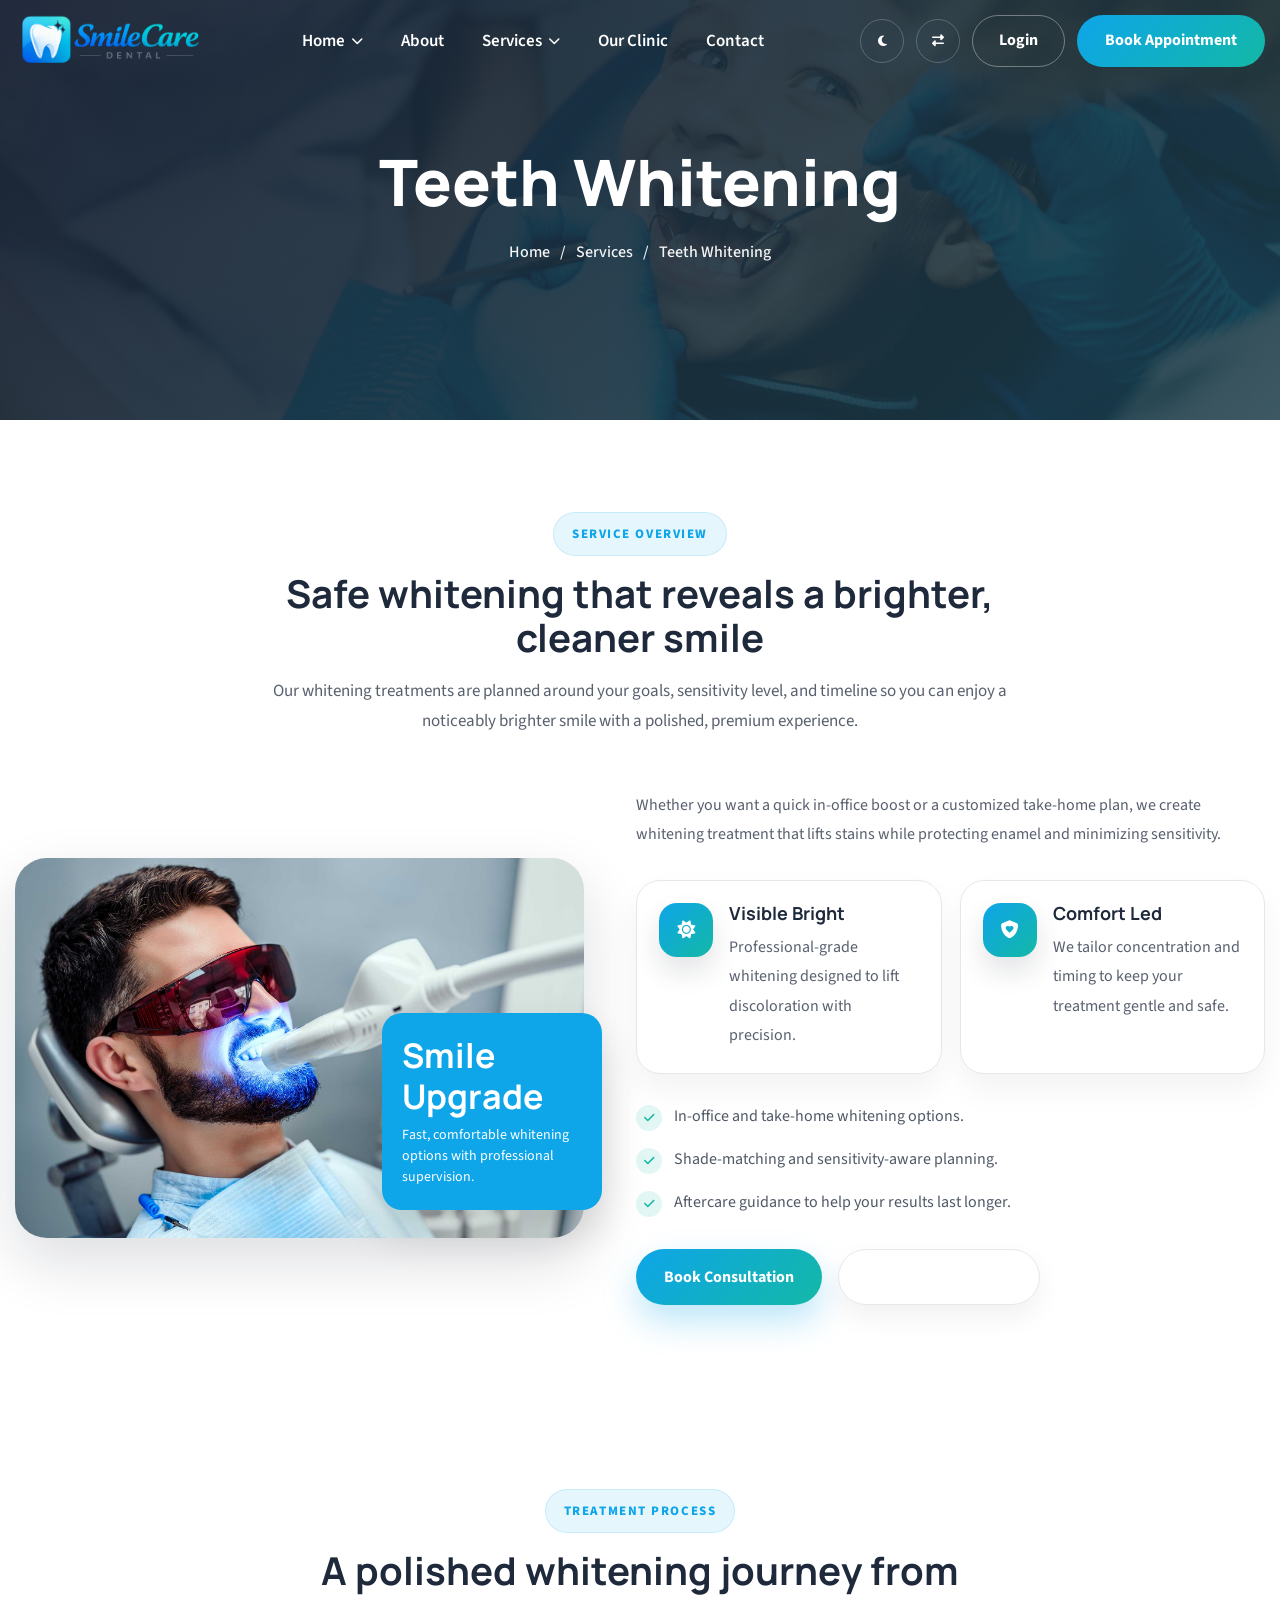
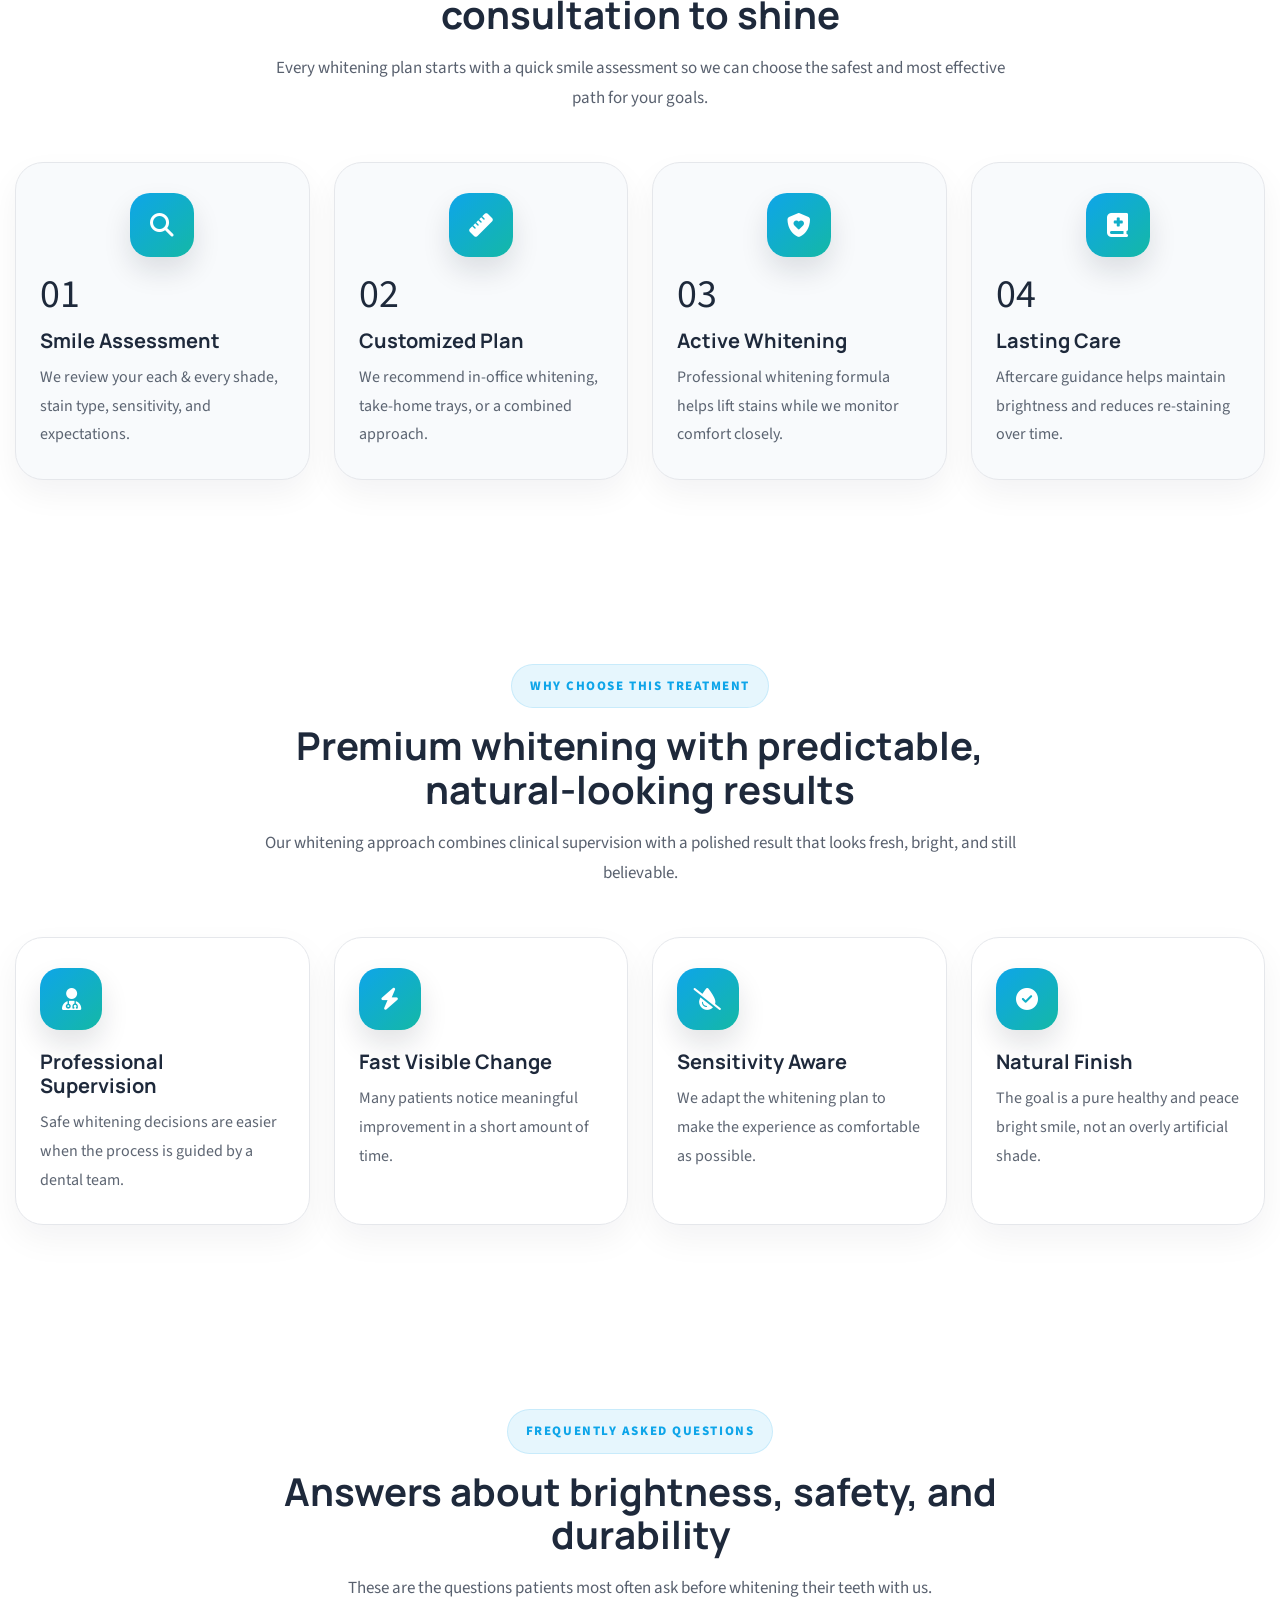
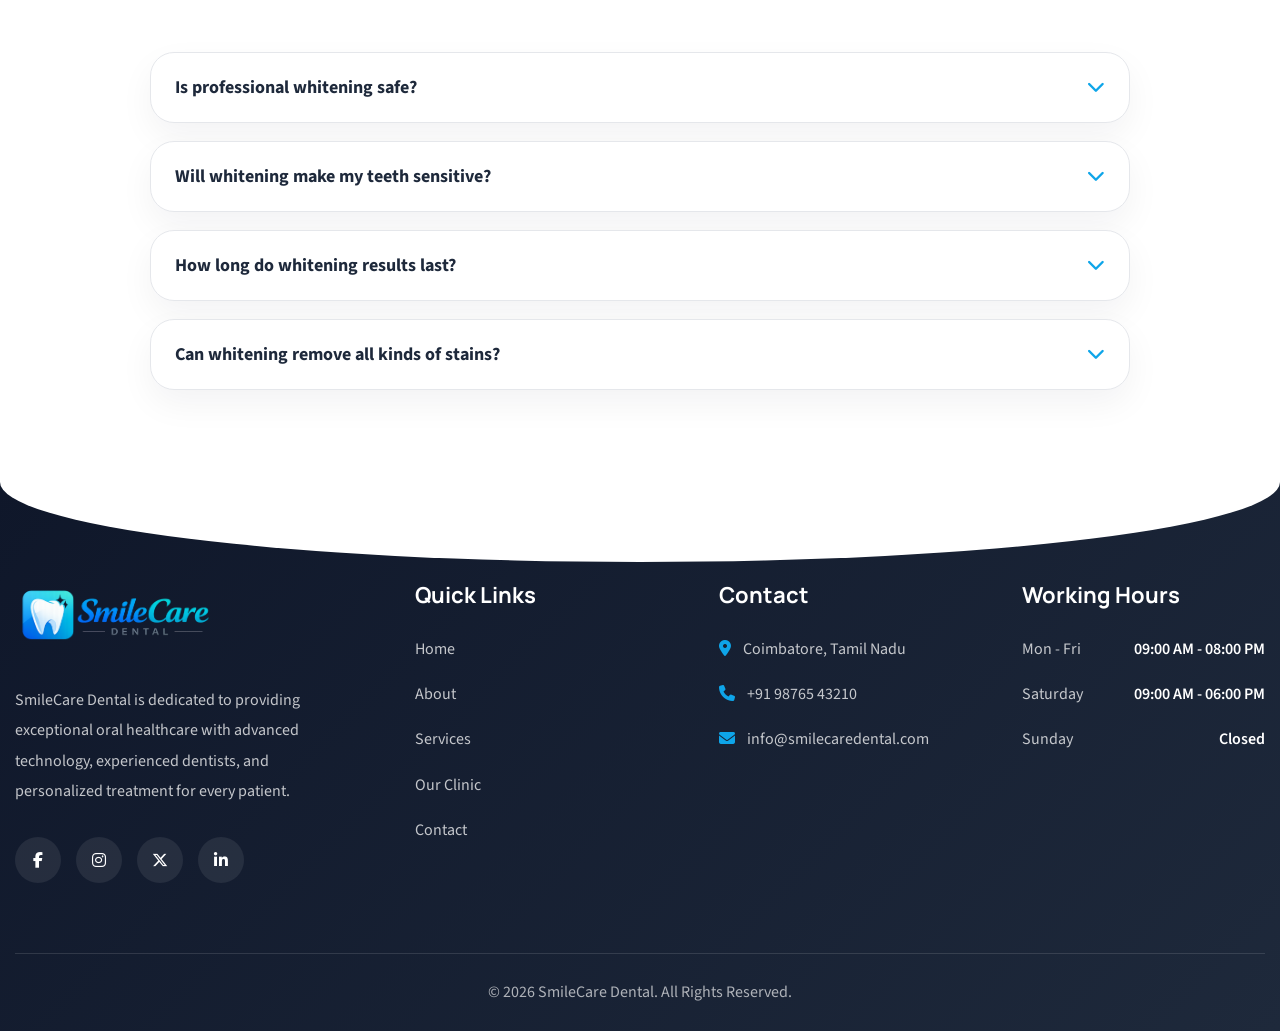
<file: teeth-whitening.html>
<!DOCTYPE html>
<html lang="en" dir="ltr">

<head>
    <meta charset="UTF-8">
    <meta name="viewport" content="width=device-width, initial-scale=1.0">
    <title>Teeth Whitening | SmileCare Dental</title>
    <meta name="description"
        content="Brighten your smile with SmileCare Dental teeth whitening treatments tailored for safe, noticeable, and radiant results.">
    <meta name="author" content="SmileCare Dental">
    <link rel="shortcut icon" href="images/favicon.png" type="image/png">
    <link rel="preconnect" href="https://fonts.googleapis.com">
    <link rel="preconnect" href="https://fonts.gstatic.com" crossorigin>
    <link
        href="https://fonts.googleapis.com/css2?family=Manrope:wght@400;500;600;700;800&family=Source+Sans+3:wght@400;500;600;700&display=swap"
        rel="stylesheet">
    <link rel="stylesheet" href="https://cdnjs.cloudflare.com/ajax/libs/font-awesome/6.7.2/css/all.min.css">
    <link rel="stylesheet" href="https://unpkg.com/aos@2.3.4/dist/aos.css">
    <link rel="stylesheet" href="css/style.css">
</head>

<body class="service-detail-page teeth-whitening-page">

    <header class="header" id="header">
        <div class="container">
            <nav class="navbar">
                <a href="index.html" class="logo" aria-label="SmileCare Dental home">
                    <img src="images/logo.png" alt="SmileCare Dental Logo">
                </a>
                <ul class="nav-menu">
                    <li class="nav-item dropdown">
                        <a href="#">
                            Home
                            <i class="fa-solid fa-chevron-down"></i>
                        </a>
                        <ul class="dropdown-menu">
                            <li>
                                <a href="index.html">Home 1</a>
                            </li>
                            <li>
                                <a href="home-2.html">Home 2</a>
                            </li>
                        </ul>
                    </li>
                    <li class="nav-item">
                        <a href="about.html">About</a>
                    </li>
                    <li class="nav-item dropdown">
                        <a href="services.html">
                            Services
                            <i class="fa-solid fa-chevron-down"></i>
                        </a>
                        <ul class="dropdown-menu">
                            <li><a href="general-dentistry.html">General Dentistry</a></li>
                            <li><a href="teeth-whitening.html">Teeth Whitening</a></li>
                            <li><a href="dental-implants.html">Dental Implants</a></li>
                            <li><a href="orthodontics.html">Orthodontics</a></li>
                            <li><a href="pediatric-dentistry.html">Pediatric Dentistry</a></li>
                            <li><a href="root-canal-treatment.html">Root Canal Treatment</a></li>
                        </ul>
                    </li>
                    <li class="nav-item">
                        <a href="our-clinic.html">Our Clinic</a>
                    </li>
                    <li class="nav-item">
                        <a href="contact.html">Contact</a>
                    </li>
                </ul>
                <div class="nav-right" aria-label="Page controls">
                    <button class="nav-icon-btn" id="theme-toggle" type="button" aria-label="Toggle dark mode"
                        aria-pressed="false">
                        <i class="fa-solid fa-moon" aria-hidden="true"></i>
                    </button>
                    <button class="nav-icon-btn" id="rtl-toggle" type="button" aria-label="Toggle RTL mode"
                        aria-pressed="false">
                        <i class="fa-solid fa-right-left" aria-hidden="true"></i>
                    </button>
                    <a href="login.html" class="login-btn">
                        Login
                    </a>
                    <a href="book-appointment.html" class="appointment-btn">
                        Book Appointment
                    </a>
                    <button class="menu-toggle" id="menu-toggle">
                        <span></span>
                        <span></span>
                        <span></span>
                    </button>
                </div>
            </nav>
        </div>
    </header>
    <div class="mobile-overlay"></div>
    <div class="mobile-menu">
        <div class="mobile-header">
            <a href="index.html" class="mobile-logo">
                <img src="images/logo.png" alt="SmileCare Dental Logo">
            </a>
            <button class="close-menu">
                <i class="fa-solid fa-xmark"></i>
            </button>
        </div>
        <ul class="mobile-nav">
            <li>
                <a href="index.html">
                    Home
                </a>
            </li>
            <li class="mobile-dropdown">
                <button class="mobile-dropdown-btn">
                    Services
                    <i class="fa-solid fa-chevron-down"></i>
                </button>
                <ul class="mobile-submenu">
                    <li><a href="general-dentistry.html">General Dentistry</a></li>
                    <li><a href="teeth-whitening.html">Teeth Whitening</a></li>
                    <li><a href="dental-implants.html">Dental Implants</a></li>
                    <li><a href="orthodontics.html">Orthodontics</a></li>
                    <li><a href="pediatric-dentistry.html">Pediatric Dentistry</a></li>
                    <li><a href="root-canal-treatment.html">Root Canal Treatment</a></li>
                </ul>
            </li>
            <li>
                <a href="about.html">
                    About
                </a>
            </li>
            <li>
                <a href="our-clinic.html">
                    Our Clinic
                </a>
            </li>
            <li>
                <a href="contact.html">
                    Contact
                </a>
            </li>
        </ul>
        <div class="mobile-toggles">
            <button class="nav-icon-btn" id="mobile-theme-toggle" type="button" aria-label="Toggle dark mode">
                <i class="fa-solid fa-moon"></i>
            </button>
            <button class="nav-icon-btn" id="mobile-rtl-toggle" type="button" aria-label="Toggle RTL mode">
                <i class="fa-solid fa-right-left"></i>
            </button>
        </div>
        <div class="mobile-buttons">
            <a href="login.html" class="mobile-login">
                Login
            </a>
            <a href="book-appointment.html" class="mobile-book">
                Book Appointment
            </a>
        </div>
    </div>

    <main>
        <section class="page-banner">
            <div class="page-banner-overlay"></div>
            <div class="container">
                <div class="page-banner-content" data-aos="fade-up">
                    <h1>Teeth Whitening</h1>
                    <nav class="breadcrumb" aria-label="Breadcrumb">
                        <a href="index.html">Home</a>
                        <span>/</span>
                        <a href="services.html">Services</a>
                        <span>/</span>
                        <span>Teeth Whitening</span>
                    </nav>
                </div>
            </div>
        </section>

        <section class="service-overview">
            <div class="container">
                <div class="section-header" data-aos="fade-up">
                    <span class="section-kicker">Service Overview</span>
                    <h2>Safe whitening that reveals a brighter, cleaner smile</h2>
                    <p class="section-description">
                        Our whitening treatments are planned around your goals, sensitivity level, and timeline so you
                        can enjoy a noticeably brighter smile with a polished, premium experience.
                    </p>
                </div>

                <div class="service-overview-grid">
                    <div class="service-overview-media" data-aos="fade-right">
                        <img src="images/d2.jpg" alt="SmileCare Dental teeth whitening treatment">
                        <div class="experience-box">
                            <h3>Smile Upgrade</h3>
                            <span>Fast, comfortable whitening options with professional supervision.</span>
                        </div>
                    </div>

                    <div class="service-overview-content" data-aos="fade-left">
                        <p class="service-overview-intro">
                            Whether you want a quick in-office boost or a customized take-home plan, we create whitening
                            treatment that lifts stains while protecting enamel and minimizing sensitivity.
                        </p>

                        <div class="about-feature-grid service-overview-features">
                            <article class="mini-feature-card">
                                <div class="mini-feature-icon">
                                    <i class="fa-solid fa-sun" aria-hidden="true"></i>
                                </div>
                                <div>
                                    <h3>Visible Bright</h3>
                                    <p>Professional-grade whitening designed to lift discoloration with precision.</p>
                                </div>
                            </article>

                            <article class="mini-feature-card">
                                <div class="mini-feature-icon">
                                    <i class="fa-solid fa-shield-heart" aria-hidden="true"></i>
                                </div>
                                <div>
                                    <h3>Comfort Led</h3>
                                    <p>We tailor concentration and timing to keep your treatment gentle and safe.</p>
                                </div>
                            </article>
                        </div>

                        <ul class="service-overview-list">
                            <li><i class="fa-solid fa-check" aria-hidden="true"></i>In-office and take-home whitening
                                options.</li>
                            <li><i class="fa-solid fa-check" aria-hidden="true"></i>Shade-matching and sensitivity-aware
                                planning.</li>
                            <li><i class="fa-solid fa-check" aria-hidden="true"></i>Aftercare guidance to help your
                                results last longer.</li>
                        </ul>

                        <div class="service-overview-actions">
                            <a href="book-appointment.html" class="btn-primary">Book Consultation</a>
                            <a href="contact.html" class="btn-secondary">Ask About Whitening</a>
                        </div>
                    </div>
                </div>
            </div>
        </section>

        <section class="service-process">
            <div class="container">
                <div class="section-header" data-aos="fade-up">
                    <span class="section-kicker">Treatment Process</span>
                    <h2>A polished whitening journey from consultation to shine</h2>
                    <p class="section-description">
                        Every whitening plan starts with a quick smile assessment so we can choose the safest and most
                        effective path for your goals.
                    </p>
                </div>

                <div class="facts-grid">
                    <article class="fact-card" data-aos="fade-up">
                        <div class="fact-icon">
                            <i class="fa-solid fa-magnifying-glass" aria-hidden="true"></i>
                        </div>
                        <span class="fact-number">01</span>
                        <h3>Smile Assessment</h3>
                        <p>We review your each & every shade, stain type, sensitivity, and expectations.</p>
                    </article>

                    <article class="fact-card" data-aos="fade-up" data-aos-delay="100">
                        <div class="fact-icon">
                            <i class="fa-solid fa-ruler" aria-hidden="true"></i>
                        </div>
                        <span class="fact-number">02</span>
                        <h3>Customized Plan</h3>
                        <p>We recommend in-office whitening, take-home trays, or a combined approach.</p>
                    </article>

                    <article class="fact-card" data-aos="fade-up" data-aos-delay="200">
                        <div class="fact-icon">
                            <i class="fa-solid fa-shield-heart" aria-hidden="true"></i>
                        </div>
                        <span class="fact-number">03</span>
                        <h3>Active Whitening</h3>
                        <p>Professional whitening formula helps lift stains while we monitor comfort closely.</p>
                    </article>

                    <article class="fact-card" data-aos="fade-up" data-aos-delay="300">
                        <div class="fact-icon">
                            <i class="fa-solid fa-book-medical" aria-hidden="true"></i>
                        </div>
                        <span class="fact-number">04</span>
                        <h3>Lasting Care</h3>
                        <p>Aftercare guidance helps maintain brightness and reduces re-staining over time.</p>
                    </article>
                </div>
            </div>
        </section>

        <section class="service-benefits">
            <div class="container">
                <div class="section-header" data-aos="fade-up">
                    <span class="section-kicker">Why Choose This Treatment</span>
                    <h2>Premium whitening with predictable, natural-looking results</h2>
                    <p class="section-description">
                        Our whitening approach combines clinical supervision with a polished result that looks fresh,
                        bright, and still believable.
                    </p>
                </div>

                <div class="choose-grid">
                    <article class="choose-card" data-aos="fade-up">
                        <div class="choose-icon">
                            <i class="fa-solid fa-user-doctor" aria-hidden="true"></i>
                        </div>
                        <h3>Professional Supervision</h3>
                        <p>Safe whitening decisions are easier when the process is guided by a dental team.</p>
                    </article>

                    <article class="choose-card" data-aos="fade-up" data-aos-delay="100">
                        <div class="choose-icon">
                            <i class="fa-solid fa-bolt" aria-hidden="true"></i>
                        </div>
                        <h3>Fast Visible Change</h3>
                        <p>Many patients notice meaningful improvement in a short amount of time.</p>
                    </article>

                    <article class="choose-card" data-aos="fade-up" data-aos-delay="200">
                        <div class="choose-icon">
                            <i class="fa-solid fa-droplet-slash" aria-hidden="true"></i>
                        </div>
                        <h3>Sensitivity Aware</h3>
                        <p>We adapt the whitening plan to make the experience as comfortable as possible.</p>
                    </article>

                    <article class="choose-card" data-aos="fade-up" data-aos-delay="300">
                        <div class="choose-icon">
                            <i class="fa-solid fa-circle-check" aria-hidden="true"></i>
                        </div>
                        <h3>Natural Finish</h3>
                        <p>The goal is a pure healthy and peace bright smile, not an overly artificial shade.</p>
                    </article>
                </div>
            </div>
        </section>

        <section class="service-faq">
            <div class="container">
                <div class="section-header" data-aos="fade-up">
                    <span class="section-kicker">Frequently Asked Questions</span>
                    <h2>Answers about brightness, safety, and durability</h2>
                    <p class="section-description">
                        These are the questions patients most often ask before whitening their teeth with us.
                    </p>
                </div>

                <div class="service-faq-accordion" data-service-faq>
                    <article class="service-faq-item" data-aos="fade-up">
                        <button class="service-faq-question" type="button" aria-expanded="true">
                            Is professional whitening safe?
                            <i class="fa-solid fa-chevron-down" aria-hidden="true"></i>
                        </button>
                        <div class="service-faq-answer">
                            <div class="service-faq-answer-inner">
                                Yes. When whitening is planned and monitored by a dental team, it can be a safe and
                                effective way to brighten your smile while protecting your enamel and gums.
                            </div>
                        </div>
                    </article>

                    <article class="service-faq-item" data-aos="fade-up" data-aos-delay="100">
                        <button class="service-faq-question" type="button" aria-expanded="false">
                            Will whitening make my teeth sensitive?
                            <i class="fa-solid fa-chevron-down" aria-hidden="true"></i>
                        </button>
                        <div class="service-faq-answer">
                            <div class="service-faq-answer-inner">
                                Some patients feel mild sensitivity, but we adjust the plan and aftercare to reduce
                                discomfort and keep the experience manageable.
                            </div>
                        </div>
                    </article>

                    <article class="service-faq-item" data-aos="fade-up" data-aos-delay="200">
                        <button class="service-faq-question" type="button" aria-expanded="false">
                            How long do whitening results last?
                            <i class="fa-solid fa-chevron-down" aria-hidden="true"></i>
                        </button>
                        <div class="service-faq-answer">
                            <div class="service-faq-answer-inner">
                                Results vary with diet and habits, but good oral care and occasional touch-ups can help
                                keep your smile bright for a long time.
                            </div>
                        </div>
                    </article>

                    <article class="service-faq-item" data-aos="fade-up" data-aos-delay="300">
                        <button class="service-faq-question" type="button" aria-expanded="false">
                            Can whitening remove all kinds of stains?
                            <i class="fa-solid fa-chevron-down" aria-hidden="true"></i>
                        </button>
                        <div class="service-faq-answer">
                            <div class="service-faq-answer-inner">
                                Whitening works best on common surface and age-related stains. During consultation, we
                                review your teeth so we can set realistic expectations.
                            </div>
                        </div>
                    </article>
                </div>
            </div>
        </section>
    </main>

    <footer class="footer">

        <div class="container">

            <div class="footer-wrapper">

                <!-- Footer About -->

                <div class="footer-about">

                    <a href="index.html" class="footer-logo">
                        <img src="images/logo.png" alt="SmileCare Dental">
                    </a>

                    <p>
                        SmileCare Dental is dedicated to providing exceptional oral healthcare with advanced technology,
                        experienced dentists, and personalized treatment for every patient.
                    </p>

                    <div class="footer-social">

                        <a href="#"><i class="fab fa-facebook-f"></i></a>

                        <a href="#"><i class="fab fa-instagram"></i></a>

                        <a href="#"><i class="fab fa-x-twitter"></i></a>

                        <a href="#"><i class="fab fa-linkedin-in"></i></a>

                    </div>

                </div>

                <!-- Quick Links -->

                <div class="footer-links">

                    <h3>Quick Links</h3>

                    <ul>

                        <li><a href="index.html">Home</a></li>

                        <li><a href="about.html">About</a></li>

                        <li><a href="services.html">Services</a></li>

                        <li><a href="our-clinic.html">Our Clinic</a></li>

                        <li><a href="contact.html">Contact</a></li>

                    </ul>

                </div>

                <!-- Contact -->

                <div class="footer-contact">

                    <h3>Contact</h3>

                    <ul>

                        <li>
                            <i class="fas fa-location-dot"></i>
                            Coimbatore, Tamil Nadu
                        </li>

                        <li>
                            <i class="fas fa-phone"></i>
                            +91 98765 43210
                        </li>

                        <li>
                            <i class="fas fa-envelope"></i>
                            info@smilecaredental.com
                        </li>

                    </ul>

                </div>

                <!-- Working Hours -->

                <div class="footer-hours">

                    <h3>Working Hours</h3>

                    <ul>

                        <li>Mon - Fri <span>09:00 AM - 08:00 PM</span></li>

                        <li>Saturday <span>09:00 AM - 06:00 PM</span></li>

                        <li>Sunday <span>Closed</span></li>

                    </ul>

                </div>

            </div>

            <div class="footer-bottom">

                <p>
                    &copy; 2026 SmileCare Dental. All Rights Reserved.
                </p>

            </div>

        </div>

    </footer>

    <script src="https://unpkg.com/aos@2.3.4/dist/aos.js"></script>
    <script src="js/main.js"></script>
</body>

</html>
</file>
<file: css/style.css>
/*==================================
        GOOGLE FONTS
==================================*/

:root {

    /*========== Theme Colors ==========*/

    --primary-1: #0EA5E9;
    --primary-2: #14B8A6;

    --secondary-1: #F8FAFC;
    --secondary-2: #E2E8F0;

    --white: #FFFFFF;
    --black: #1E293B;

    --dark-bg: #0F172A;
    --dark-card: #1E293B;
    --dark-border: #334155;
    --dark-text: #F8FAFC;

    --border-color: #E5E7EB;
    --surface: #FFFFFF;
    --surface-2: #F8FAFC;
    --surface-3: #F4F8FC;
    --surface-elevated: #FFFFFF;
    --surface-dark: #0F172A;
    --surface-dark-2: #111827;
    --surface-dark-3: #1E293B;
    --surface-rgb: 255, 255, 255;
    --surface-2-rgb: 248, 250, 252;
    --surface-3-rgb: 244, 248, 252;
    --surface-dark-3-rgb: 30, 41, 59;
    --text-rgb: 30, 41, 59;
    --text-muted-rgb: 100, 116, 139;
    --text-subtle-rgb: 148, 163, 184;
    --dark-text-rgb: 248, 250, 252;
    --on-accent-rgb: 255, 255, 255;
    --on-accent: #FFFFFF;
    --shadow-rgb: 15, 23, 42;
    --overlay-rgb: 0, 0, 0;
    --accent-soft: rgba(14, 165, 233, .10);
    --accent-soft-strong: rgba(14, 165, 233, .14);
    --accent-soft-hover: rgba(14, 165, 233, .18);
    --accent-border: rgba(14, 165, 233, .14);
    --accent-border-strong: rgba(14, 165, 233, .22);
    --accent-text: #DFF7FF;
    --warning: #D4AF37;
    --rating: #D4AF37;
    --success: var(--success);
    --danger: var(--danger);
    --info: var(--info);
    --brand-google: var(--brand-google);
    --brand-facebook: var(--brand-facebook);
    --brand-apple: #111827;
    --brand-x: #0F172A;
    --accent-sky: var(--accent-sky);
    --surface-border-soft: rgba(var(--shadow-rgb), .08);
    --surface-border-strong: rgba(var(--shadow-rgb), .10);
    --surface-border-light: rgba(var(--on-accent-rgb), .12);
    --surface-border-heavy: rgba(var(--on-accent-rgb), .18);
    --surface-shadow-sm: 0 10px 35px rgba(var(--shadow-rgb), .08);
    --surface-shadow-md: 0 16px 34px rgba(var(--shadow-rgb), .12);
    --surface-shadow-lg: 0 24px 60px rgba(var(--shadow-rgb), .10);

    /*========== Typography ==========*/

    --heading-font: "Manrope", sans-serif;
    --body-font: "Source Sans 3", sans-serif;

    /*========== Transition ==========*/

    --transition: .3s ease;

}


/*==================================
        RESET CSS
==================================*/

*,
*::before,
*::after {
    margin: 0;
    padding: 0;
    box-sizing: border-box;
}

html {
    scroll-behavior: smooth;
    overflow-x: clip;
}

body {
    font-family: var(--body-font);
    font-size: 16px;
    line-height: 1.7;
    color: rgb(var(--text-rgb));
    background: var(--surface);
    overflow-x: hidden;
}

h1,
h2,
h3,
h4,
h5,
h6 {
    font-family: var(--heading-font);
    font-weight: 700;
    color: rgb(var(--text-rgb));
    line-height: 1.2;
}

a {
    text-decoration: none;
    color: inherit;
    transition: var(--transition);
}

ul,
ol {
    list-style: none;
}

img {
    display: block;
    max-width: 100%;
}

picture,
video,
svg,
canvas {
    display: block;
    max-width: 100%;
    height: auto;
}

iframe {
    max-width: 100%;
}

button,
input,
textarea,
select {
    border: none;
    outline: none;
    font-family: inherit;
}

button {
    cursor: pointer;
}

section {
    padding: 100px 0;
}

.container {
    max-width: 1320px;
    width: 100%;
    margin: auto;
    padding: 0 15px;
}

/*==================================
        COMMON
==================================*/

::selection {
    background: var(--primary-1);
    color: var(--white);
}

::-webkit-scrollbar {
    width: 8px;
}

::-webkit-scrollbar-track {
    background: var(--surface-2);
}

::-webkit-scrollbar-thumb {
    background: var(--primary-1);
    border-radius: 50px;
}

::-webkit-scrollbar-thumb:hover {
    background: var(--primary-2);
}

/***********************************************Navbar*****************************************************/

/*==================================
        HEADER
==================================*/

.header {
    position: fixed;
    top: 0;
    left: 0;
    width: 100%;
    z-index: 999;
    background: transparent;
    transition: all .4s ease;

}

.header:not(.active) {
    background-color: transparent;
    box-shadow: none;
    backdrop-filter: none;
    -webkit-backdrop-filter: none;
}

.header.active {
    background: rgba(var(--surface-rgb), .98);
    backdrop-filter: blur(18px);
    -webkit-backdrop-filter: blur(18px);
    box-shadow: var(--surface-shadow-sm);
}

.navbar {
    display: flex;
    align-items: center;
    justify-content: space-between;
    height: 90px;
    background: transparent;
    box-shadow: none;
    transition: all .4s ease;

}

/*==================================
        LOGO
==================================*/

.logo {
    display: flex;
    align-items: center;
    margin-left: -60px;
    flex: 0 0 auto;
}

.logo img {
    width: 200px;
    height: auto;
    display: block;
    object-fit: contain;
    flex-shrink: 0;
    transition: var(--transition);
}

.logo {
    display: flex;
    align-items: center;
    gap: 14px;
}

@media (min-width:1200px) {

    .logo {
        margin-left: 0;
    }

}


/*==================================
        MENU
==================================*/

.nav-menu {
    display: flex;
    align-items: center;
    gap: 38px;
}

.nav-item {
    position: relative;
}

.nav-item>a {
    color: var(--white);
    font-size: 17px;
    font-weight: 600;
    display: flex;
    align-items: center;
    gap: 6px;
    transition: .3s;
}

.header.active .nav-item>a {
    color: var(--black);
}

.nav-item>a.active,
.header.active .nav-item>a.active {
    color: var(--primary-1);
}

.nav-item>a:hover {
    color: var(--primary-1);
}

.header.active .nav-item>a:hover,
.header.active .nav-item>a:focus-visible {
    color: var(--primary-1);
}

.nav-item>a i {
    font-size: 12px;
}

/*==================================
        DROPDOWN
==================================*/

.dropdown-menu {
    position: absolute;
    top: 120%;
    left: 0;
    width: 220px;
    background: var(--surface);
    border-radius: 18px;
    box-shadow: 0 20px 60px rgba(var(--shadow-rgb), .08);

    opacity: 0;
    visibility: hidden;
    transform: translateY(15px);

    transition: .35s ease;
    overflow: hidden;

    padding: 8px 0;
}

.dropdown:hover .dropdown-menu {
    opacity: 1;
    visibility: visible;
    transform: translateY(0);
}

.dropdown-menu li {
    margin: 0;
    padding: 0;
    line-height: 1;
}

.dropdown-menu li a {
    display: block;
    padding: 14px 22px;
    font-size: 15px;
    font-weight: 600;
    color: var(--black);
    transition: .3s;
}

.dropdown-menu li a:hover {
    background: var(--primary-1);
    color: var(--on-accent);
    padding-left: 28px;
}

.dropdown-menu li a.active {
    background: var(--accent-soft-strong);
    color: var(--primary-1);
}

/*==================================
        RIGHT
==================================*/

.nav-right {
    display: flex;
    align-items: center;
    gap: 14px;
}

/*==================================
        ICON BUTTON
==================================*/

.nav-icon-btn {
    width: 40px;
    height: 40px;
    border-radius: 50%;
    border: 1px solid var(--surface-border-light);

    background: transparent;
    color: var(--white);

    display: flex;
    align-items: center;
    justify-content: center;

    font-size: 12px;

    transition: .35s;
}

.rtl-btn {
    width: auto;
    padding: 0 16px;
    gap: 8px;
    border-radius: 50px;
}

.header.active .nav-icon-btn {
    color: var(--black);
    border: 1px solid var(--border-color);
}

.nav-icon-btn:hover {
    background: var(--primary-1);
    color: var(--on-accent);
    border-color: var(--primary-1);
}

/*==================================
        LOGIN
==================================*/

.login-btn {
    height: 52px;
    padding: 0 26px;
    border-radius: 999px;
    border: 1.5px solid var(--primary-1);
    background: transparent;
    color: var(--primary-1);
    font-size: 16px;
    font-weight: 700;
    display: inline-flex;
    align-items: center;
    justify-content: center;
    transition: .35s ease;
}

.header.active .login-btn {
    color: var(--primary-1);
}

.login-btn:hover {
    background: var(--primary-1);
    color: var(--on-accent);
    border-color: var(--primary-1);
    transform: translateY(-3px);
    box-shadow: 0 14px 28px rgba(14, 165, 233, .22);
}

body.home-2-page .header .login-btn:hover,
body.home-2-page .header .login-btn:focus-visible,
body.home-2-page .header.active .login-btn:hover,
body.home-2-page .header.active .login-btn:focus-visible {
    color: var(--on-accent);
}

/*==================================
        CTA
==================================*/

.appointment-btn {

    height: 52px;
    padding: 0 28px;

    border-radius: 50px;

    display: flex;
    align-items: center;
    justify-content: center;

    background: linear-gradient(135deg,
            var(--primary-1),
            var(--primary-2));

    color: var(--on-accent);
    font-weight: 700;

    transition: .35s;
}

.appointment-btn:hover {

    transform: translateY(-4px);

    box-shadow: 0 15px 35px rgba(14, 165, 233, .35);

}

/*==================================
        TOGGLE
==================================*/

.menu-toggle {

    width: 40px;
    height: 40px;

    display: none;

    border-radius: 12px;

    background: var(--surface);

    flex-direction: column;

    justify-content: center;

    gap: 6px;

}

.menu-toggle span {

    width: 20px;
    height: 2px;

    background: var(--surface-dark-2);

    margin: auto;

    transition: .35s;

}

/*==================================
        OVERLAY
==================================*/

.mobile-overlay {

    position: fixed;

    inset: 0;

    background: rgba(var(--overlay-rgb), .45);

    opacity: 0;

    visibility: hidden;

    transition: .4s;

    z-index: 998;

}

/*==================================
        MOBILE MENU
==================================*/

.mobile-menu {

    position: fixed;

    top: 0;

    right: -100%;

    width: 340px;

    max-width: 90%;

    height: 100vh;

    background: var(--surface);

    z-index: 999;

    transition: .45s;

    overflow-y: auto;

}

.mobile-header {

    display: flex;

    justify-content: space-between;

    align-items: center;

    padding: 25px;

    border-bottom: 1px solid var(--border-color);

}

.mobile-logo {
    display: flex;
    align-items: center;
    flex: 0 1 auto;
}

.mobile-logo img {
    width: clamp(120px, 38vw, 180px);
    height: auto;
    display: block;
    object-fit: contain;
}

.close-menu {

    width: 46px;
    height: 46px;

    border-radius: 12px;

    background: var(--surface-2);

    display: flex;

    align-items: center;

    justify-content: center;

    font-size: 22px;

}

.mobile-nav {

    padding: 30px 25px;

}

.mobile-nav>li {

    border-bottom: 1px solid var(--border-color);

}

.mobile-nav a,

.mobile-dropdown-btn {

    width: 100%;

    display: flex;

    align-items: center;

    justify-content: space-between;

    padding: 18px 0;

    font-size: 17px;

    font-weight: 600;

    background: none;

}

.mobile-nav a.active,
.mobile-dropdown-btn.active {
    color: var(--primary-1);
}

.mobile-submenu {

    display: none;

    padding-left: 18px;

}

.mobile-submenu li a {

    padding: 12px 0;

    font-size: 15px;

}

.mobile-toggles {
    padding: 0 25px 25px;
    align-items: center;
    display: flex;
    gap: 12px;
    justify-content: flex-start;
    flex-direction: row;
}

.mobile-menu .nav-icon-btn {
    color: var(--black);
    border-color: var(--border-color);
    background: transparent;
}

.mobile-menu .nav-icon-btn:hover {
    background: var(--primary-1);
    color: var(--on-accent);
    border-color: var(--primary-1);
}

.mobile-buttons {

    padding: 25px;

    display: flex;

    flex-direction: column;

    gap: 15px;

}

.mobile-login,

.mobile-book {

    height: 50px;

    border-radius: 50px;

    display: flex;

    justify-content: center;

    align-items: center;

    font-weight: 700;

}

.mobile-login {

    border: 1px solid var(--primary-1);

    color: var(--primary-1);

}

.mobile-book {

    background: linear-gradient(135deg,
            var(--primary-1),
            var(--primary-2));

    color: var(--on-accent);

}

/*==================================
        MOBILE RESPONSIVE
==================================*/

@media (max-width:991px) {

    .nav-menu,
    .login-btn,
    .appointment-btn {
        display: none;
    }

    .nav-right>.nav-icon-btn {
        display: none;
    }

    .menu-toggle {
        display: flex;
    }

    .logo img {
        width: clamp(120px, 38vw, 190px);
    }

    .logo {
        margin-left: 0;
    }

}

@media (max-width:1199px) {

    .logo {
        margin-left: 0;
    }

    .logo img {
        width: clamp(128px, 18vw, 190px);
    }

}

@media (max-width:1366px) and (hover:none) and (pointer:coarse) {

    .nav-menu,
    .login-btn,
    .appointment-btn {
        display: none;
    }

    .nav-right>.nav-icon-btn {
        display: none;
    }

    .menu-toggle {
        display: flex;
    }

    .logo img {
        width: clamp(120px, 38vw, 190px);
    }

    .logo {
        margin-left: 0;
    }

}

@media (max-width:767px) {

    .navbar {
        height: 80px;
    }

    .logo img {
        width: clamp(116px, 42vw, 168px);
    }

    .nav-right {
        gap: 10px;
    }

    .nav-icon-btn {
        width: 42px;
        height: 42px;
        font-size: 16px;
    }

    .mobile-menu {
        width: 100%;
        max-width: 320px;
    }

}

@media (max-width:480px) {

    .logo img {
        width: clamp(108px, 44vw, 150px);
    }

}

body.dark-mode {
    color: var(--dark-text);
    background: var(--dark-bg);
    --black: #F8FAFC;
    --secondary-1: #111827;
    --secondary-2: #1E293B;
    --border-color: rgba(var(--dark-text-rgb), .10);
    --dark-bg: #0F172A;
    --dark-card: #111827;
    --dark-border: rgba(var(--dark-text-rgb), .10);
    --dark-text: #F8FAFC;
    --surface: #0F172A;
    --surface-2: #111827;
    --surface-3: #1E293B;
    --surface-elevated: #111827;
    --surface-rgb: 15, 23, 42;
    --surface-2-rgb: 17, 24, 39;
    --surface-3-rgb: 30, 41, 59;
    --surface-dark-3-rgb: 30, 41, 59;
    --text-rgb: 248, 250, 252;
    --text-muted-rgb: 226, 232, 240;
    --text-subtle-rgb: 148, 163, 184;
    --dark-text-rgb: 248, 250, 252;
    --shadow-rgb: 0, 0, 0;
    --overlay-rgb: 0, 0, 0;
    --accent-soft: rgba(14, 165, 233, .16);
    --accent-soft-strong: rgba(14, 165, 233, .20);
    --accent-soft-hover: rgba(14, 165, 233, .24);
    --accent-border: rgba(14, 165, 233, .18);
    --accent-border-strong: rgba(14, 165, 233, .24);
    --warning: #D4AF37;
    --rating: #D4AF37;
    --surface-border-soft: rgba(var(--dark-text-rgb), .08);
    --surface-border-strong: rgba(var(--dark-text-rgb), .10);
    --surface-border-light: rgba(var(--dark-text-rgb), .12);
    --surface-border-heavy: rgba(var(--dark-text-rgb), .18);
    --surface-shadow-sm: 0 10px 35px rgba(var(--overlay-rgb), .18);
    --surface-shadow-md: 0 16px 34px rgba(var(--overlay-rgb), .22);
    --surface-shadow-lg: 0 24px 60px rgba(var(--overlay-rgb), .24);
}

body.dark-mode .header.active {
    background: rgba(var(--surface-rgb), .96);
}

body.dark-mode .header.active .nav-item>a,
body.dark-mode .header.active .login-btn {
    color: var(--dark-text);
}

body.dark-mode .header.active .nav-icon-btn {
    color: var(--dark-text);
    border-color: var(--surface-border-light);
}

body.dark-mode .nav-icon-btn:hover {
    color: var(--on-accent);
}

body.dark-mode .menu-toggle {
    background: var(--surface-dark-2);
}

body.dark-mode .menu-toggle span {
    background: var(--dark-text);
}

body.dark-mode .mobile-menu {
    background: var(--dark-bg);
    color: var(--dark-text);
}

body.dark-mode .mobile-header,
body.dark-mode .mobile-nav>li {
    border-color: var(--dark-border);
}

body.dark-mode .close-menu,
body.dark-mode .mobile-menu .nav-icon-btn {
    background: var(--surface-dark-2);
    color: var(--dark-text);
    border-color: var(--surface-border-light);
}

body.dark-mode .mobile-menu .nav-icon-btn:hover {
    background: var(--primary-1);
    color: var(--on-accent);
}

body.dark-mode .header.active .nav-item>a.active,
body.dark-mode .dropdown-menu li a.active,
body.dark-mode .mobile-nav a.active,
body.dark-mode .mobile-dropdown-btn.active {
    color: var(--primary-1);
}

/*==================================
        ACTIVE MOBILE MENU
==================================*/

.mobile-menu.active {
    right: 0;
}

.mobile-overlay.active {
    opacity: 1;
    visibility: visible;
}

/*==================================
        HAMBURGER ANIMATION
==================================*/

.menu-toggle.active span:nth-child(1) {
    transform: translateY(8px) rotate(45deg);
}

.menu-toggle.active span:nth-child(2) {
    opacity: 0;
}

.menu-toggle.active span:nth-child(3) {
    transform: translateY(-8px) rotate(-45deg);
}

/**********************************************Footer****************************************************/

/*==================================
        FOOTER
==================================*/

.footer {
    position: relative;
    background: linear-gradient(135deg, var(--surface-dark), var(--surface-dark-3));
    color: var(--white);
    overflow: hidden;
    padding: 100px 0 0;
}

/* Curved Top */

.footer::before {
    content: "";
    position: absolute;
    top: -80px;
    left: 0;
    width: 100%;
    height: 160px;
    background: var(--surface);
    border-radius: 0 0 50% 50%;
}

/*==================================
        WRAPPER
==================================*/

.footer-wrapper {
    position: relative;
    z-index: 2;
    display: grid;
    grid-template-columns: 1.4fr 1fr 1fr 1fr;
    gap: 60px;
}

/*==================================
        LOGO
==================================*/

.footer-logo {
    display: inline-block;
    margin-bottom: 25px;
}

.footer-logo img {
    width: 200px;
}

.footer-about p {
    color: rgba(var(--on-accent-rgb), .75);
    line-height: 1.9;
    margin-bottom: 30px;
}

/*==================================
        TITLES
==================================*/

.footer h3 {
    color: var(--white);
    font-size: 22px;
    margin-bottom: 28px;
}

/*==================================
        LINKS
==================================*/

.footer-links ul,
.footer-contact ul,
.footer-hours ul {
    display: flex;
    flex-direction: column;
    gap: 18px;
}

.footer-links a {
    color: rgba(var(--on-accent-rgb), .75);
    transition: .3s;
}

.footer-links a:hover {
    color: var(--primary-1);
    padding-left: 8px;
}

/*==================================
        CONTACT
==================================*/

.footer-contact li {
    display: flex;
    align-items: flex-start;
    gap: 12px;
    color: rgba(var(--on-accent-rgb), .75);
}

.footer-contact i {
    color: var(--primary-1);
    margin-top: 4px;
}

/*==================================
        HOURS
==================================*/

.footer-hours li {
    display: flex;
    justify-content: space-between;
    color: rgba(var(--on-accent-rgb), .75);
}

.footer-hours span {
    color: var(--white);
    font-weight: 600;
}

/*==================================
        SOCIAL
==================================*/

.footer-social {
    display: flex;
    gap: 15px;
}

.footer-social a {
    width: 46px;
    height: 46px;
    border-radius: 50%;
    background: rgba(var(--on-accent-rgb), .08);

    display: flex;
    align-items: center;
    justify-content: center;

    color: var(--white);

    transition: .35s;
}

.footer-social a:hover {
    background: linear-gradient(135deg,
            var(--primary-1),
            var(--primary-2));

    transform: translateY(-6px);
}

/*==================================
        BOTTOM
==================================*/

.footer-bottom {
    margin-top: 70px;
    border-top: 1px solid rgba(var(--on-accent-rgb), .12);
    text-align: center;
    padding: 25px 0;
}

.footer-bottom p {
    color: rgba(var(--on-accent-rgb), .65);
}

/*==================================
      FOOTER RESPONSIVE
==================================*/

/* Large Tablet */
@media (max-width: 1199px) {

    .footer {
        padding-top: 80px;
    }

    .footer-wrapper {
        grid-template-columns: repeat(2, 1fr);
        gap: 50px 40px;
    }

    .footer::before {
        top: -65px;
        height: 130px;
    }

}

/* Tablet */
@media (max-width: 991px) {

    .footer {
        padding-top: 70px;
    }

    .footer-wrapper {
        grid-template-columns: repeat(2, 1fr);
        gap: 45px;
        text-align: left;
    }

    .footer-logo {
        display: flex;
        justify-content: flex-start;
    }

    .footer-logo img {
        width: 190px;
    }

    .footer h3 {
        font-size: 20px;
    }

    .footer-about,
    .footer-links,
    .footer-contact,
    .footer-hours {
        text-align: left;
    }

    .footer-links ul,
    .footer-contact ul,
    .footer-hours ul {
        align-items: flex-start;
    }

    .footer-contact li {
        justify-content: flex-start;
    }

    .footer-hours li {
        justify-content: space-between;
        flex-direction: row;
        gap: 0;
    }

    .footer-social {
        justify-content: flex-start;
    }

    .footer-about p {
        margin-bottom: 25px;
    }

    .footer-bottom {
        text-align: left;
    }

}

/* Mobile */
@media (max-width: 767px) {

    .footer {
        padding-top: 60px;
    }

    .footer::before {
        top: -45px;
        height: 90px;
    }

    .footer-wrapper {
        grid-template-columns: 1fr;
        gap: 40px;
        text-align: left;
    }

    .footer-logo {
        display: flex;
        justify-content: flex-start;
    }

    .footer-logo img {
        width: 170px;
    }

    .footer h3 {
        margin-bottom: 20px;
        font-size: 20px;
    }

    .footer-about,
    .footer-links,
    .footer-contact,
    .footer-hours {
        text-align: left;
    }

    .footer-links ul,
    .footer-contact ul,
    .footer-hours ul {
        align-items: flex-start;
    }

    .footer-contact li {
        justify-content: flex-start;
        text-align: left;
    }

    .footer-hours li {
        justify-content: space-between;
        align-items: center;
        flex-direction: row;
        gap: 10px;
        text-align: left;
    }

    .footer-social {
        justify-content: flex-start;
        flex-wrap: wrap;
    }

    .footer-bottom {
        margin-top: 45px;
        padding: 20px 0;
        text-align: center;
    }

}

/* Small Mobile */
@media (max-width: 575px) {

    .footer {
        padding-top: 50px;
    }

    .footer-wrapper {
        gap: 35px;
    }

    .footer-logo img {
        width: 150px;
    }

    .footer h3 {
        font-size: 18px;
    }

    .footer-about p,
    .footer-links a,
    .footer-contact li,
    .footer-hours li,
    .footer-bottom p {
        font-size: 15px;
    }

    .footer-social a {
        width: 42px;
        height: 42px;
        font-size: 15px;
    }

}

/***************************************Home page 1***********************************************************/

/*==================================
        HERO SECTION
==================================*/

.hero {
    position: relative;
    width: 100%;
    overflow: hidden;
    padding: 0;
}

.hero-slider {
    width: 100%;
    height: 108vh;
}

.hero-slide {
    position: relative;
    width: 100%;
    height: 108vh;
    display: flex;
    align-items: center;
}

.hero-bg {
    position: absolute;
    inset: 0;
    background-size: cover;
    background-position: center;
    background-repeat: no-repeat;
    z-index: 1;
}

.hero-bg::before {
    content: "";
    position: absolute;
    inset: 0;
    background: rgba(var(--shadow-rgb), 0.65);
}

/*==================================
        CONTENT
==================================*/

.hero .container {
    position: relative;
    z-index: 5;
    height: 100%;
    display: flex;
    align-items: center;
    justify-content: center;
    padding-top: 80px;
}

.hero-content {
    max-width: 820px;
    text-align: center;
    color: var(--white);
    margin-top: 0;
}

.hero-content span {
    display: inline-block;
    margin-bottom: 20px;
    padding: 10px 24px;
    border-radius: 50px;
    background: rgba(var(--on-accent-rgb), .15);
    backdrop-filter: blur(10px);
    color: var(--white);
    font-size: 16px;
    font-weight: 600;
    letter-spacing: 1px;
}

.hero-content h1 {
    font-family: var(--heading-font);
    font-size: 68px;
    line-height: 1.15;
    margin-bottom: 25px;
    color: var(--white);
}

.hero-content p {
    max-width: 650px;
    margin: 0 auto 40px;
    font-size: 20px;
    line-height: 1.8;
    color: rgba(var(--on-accent-rgb), .88);
}

/*==================================
        BUTTONS
==================================*/

.hero-btns {
    display: flex;
    justify-content: center;
    gap: 20px;
    flex-wrap: wrap;
}

.hero-btns a {
    min-width: 215px;
    height: 56px;
    padding: 0 28px;
    border-radius: 999px;
    display: inline-flex;
    align-items: center;
    justify-content: center;
    font-size: 16px;
    font-weight: 700;
    line-height: 1;
    white-space: nowrap;
    transition: .35s ease;
}

.hero-btns .btn-primary {
    background: linear-gradient(135deg, var(--primary-1), var(--primary-2));
    color: var(--on-accent);
    box-shadow: 0 16px 34px rgba(14, 165, 233, .28);
}

.hero-btns .btn-secondary {
    background: rgba(var(--on-accent-rgb), .12);
    color: var(--on-accent);
    border: 1px solid rgba(var(--surface-rgb), .26);
    backdrop-filter: blur(12px);
    -webkit-backdrop-filter: blur(12px);
    box-shadow: 0 16px 34px rgba(var(--shadow-rgb), .18);
}

.hero-btns a:hover {
    transform: translateY(-3px);
}

.hero-btns .btn-primary:hover {
    box-shadow: 0 18px 38px rgba(14, 165, 233, .34);
}

.hero-btns .btn-secondary:hover {
    background: rgba(var(--on-accent-rgb), .18);
    border-color: rgba(var(--surface-rgb), .36);
}

/*==================================
        SWIPER ARROWS
==================================*/

.hero .swiper-button-next,
.hero .swiper-button-prev {
    width: 62px;
    height: 62px;
    border-radius: 50%;
    background: rgba(var(--on-accent-rgb), .12);
    backdrop-filter: blur(12px);
    border: 1px solid rgba(var(--surface-rgb), .20);
    transition: .35s;
}

.hero .swiper-button-next::after,
.hero .swiper-button-prev::after {
    font-size: 20px;
    font-weight: 700;
    color: var(--white);
}

.hero .swiper-button-next:hover,
.hero .swiper-button-prev:hover {
    background: var(--primary-1);
    border-color: var(--primary-1);
    transform: scale(1.08);
}

.hero .swiper-button-prev {
    left: 35px;
}

.hero .swiper-button-next {
    right: 35px;
}



/*==================================
        CONTENT ANIMATION
==================================*/

.hero-content>* {
    opacity: 0;
    transform: translateY(40px);
    transition: .8s ease;
}

.swiper-slide-active .hero-content>* {
    opacity: 1;
    transform: translateY(0);
}

.swiper-slide-active .hero-content span {
    transition-delay: .2s;
}

.swiper-slide-active .hero-content h1 {
    transition-delay: .4s;
}

.swiper-slide-active .hero-content p {
    transition-delay: .6s;
}

.swiper-slide-active .hero-btns {
    transition-delay: .8s;
}

/*==================================
        RESPONSIVE
==================================*/

@media (max-width:1199px) {

    .hero-content h1 {
        font-size: 58px;
    }

}

@media (max-width:991px) {

    .hero-slider,
    .hero-slide {
        height: 90vh;
    }

    .hero-content h1 {
        font-size: 48px;
    }

    .hero-content p {
        font-size: 18px;
    }

    .hero .swiper-button-next,
    .hero .swiper-button-prev {
        width: 54px;
        height: 54px;
    }

}

@media (max-width:767px) {

    .hero-slider,
    .hero-slide {
        height: 85vh;
    }

    .hero-content {
        max-width: 100%;
    }

    .hero-content h1 {
        font-size: 38px;
    }

    .hero-content p {
        font-size: 16px;
        margin-bottom: 30px;
    }

    .hero-btns {
        flex-direction: column;
        align-items: center;
    }

    .hero-btns a {
        min-width: 0;
        width: min(100%, 280px);
        height: 52px;
        padding: 0 24px;
        font-size: 15px;
    }

    .hero .swiper-button-prev {
        left: 15px;
    }

    .hero .swiper-button-next {
        right: 15px;
    }

}

@media (max-width:575px) {

    .hero-slider,
    .hero-slide {
        height: 80vh;
    }

    .hero-content span {
        font-size: 14px;
        padding: 8px 18px;
    }

    .hero-content h1 {
        font-size: 30px;
    }

    .hero-content p {
        font-size: 15px;
    }

    .hero .swiper-button-next,
    .hero .swiper-button-prev {
        width: 46px;
        height: 46px;
    }

    .hero .swiper-button-next::after,
    .hero .swiper-button-prev::after {
        font-size: 16px;
    }

}

/***************************************
        HOME 1 ADDITIONAL SECTIONS
***************************************/

/*==================================
        SHARED SECTION SYSTEM
==================================*/

.home-section {
    padding: 96px 0;
}

.section-header {
    max-width: 760px;
    margin: 0 auto 54px;
    text-align: center;
}

.section-kicker {
    display: inline-flex;
    align-items: center;
    justify-content: center;
    padding: 10px 18px;
    border-radius: 999px;
    background: rgba(14, 165, 233, .10);
    border: 1px solid rgba(14, 165, 233, .14);
    color: var(--primary-1);
    font-size: 13px;
    font-weight: 800;
    letter-spacing: .12em;
    text-transform: uppercase;
}

.section-header h2,
.about-content h2,
.cta-content h2 {
    font-size: clamp(32px, 3vw, 52px);
    line-height: 1.14;
    margin-top: 16px;
}

.section-description {
    margin-top: 16px;
    color: rgba(var(--text-rgb), .74);
    font-size: 17px;
    line-height: 1.8;
}

.btn-primary,
.btn-secondary {
    min-width: 180px;
    height: 56px;
    padding: 0 28px;
    border-radius: 999px;
    display: inline-flex;
    align-items: center;
    justify-content: center;
    font-size: 16px;
    font-weight: 700;
    line-height: 1;
    white-space: nowrap;
    transition: .35s ease;
}

.btn-primary {
    background: linear-gradient(135deg, var(--primary-1), var(--primary-2));
    color: var(--on-accent);
    box-shadow: 0 16px 34px rgba(14, 165, 233, .28);
}

.btn-secondary {
    background: var(--surface);
    color: var(--on-accent);
    border: 1px solid var(--border-color);
    box-shadow: 0 12px 28px rgba(var(--shadow-rgb), .06);
}

.btn-primary:hover,
.btn-secondary:hover {
    transform: translateY(-3px);
}

.btn-primary:hover {
    box-shadow: 0 18px 38px rgba(14, 165, 233, .34);
}

.btn-secondary:hover {
    border-color: rgba(14, 165, 233, .22);
    box-shadow: 0 16px 34px rgba(var(--shadow-rgb), .09);
}

/* Keep primary and secondary button labels white in light mode. */
body:not(.dark-mode) .btn-primary,
body:not(.dark-mode) .btn-secondary,
body:not(.dark-mode) .hero-btns .btn-primary,
body:not(.dark-mode) .hero-btns .btn-secondary {
    color: var(--on-accent);
}

/* Ensure all blue CTA buttons keep white labels in light mode only. */
body:not(.dark-mode) .appointment-btn,
body:not(.dark-mode) .appointment-submit,
body:not(.dark-mode) .home2-cta-btn {
    color: var(--on-accent);
}

body:not(.dark-mode) .services-cta-buttons .secondary-btn,
body:not(.dark-mode) .clinic-cta-btn .secondary-btn,
body:not(.dark-mode) .services-cta .btn-secondary,
body:not(.dark-mode) .clinic-cta .secondary-btn,
body:not(.dark-mode) .about-cta .btn-secondary {
    color: var(--on-accent);
}

body:not(.dark-mode) .mini-feature-icon,
body:not(.dark-mode) .service-icon,
body:not(.dark-mode) .choose-icon,
body:not(.dark-mode) .fact-icon,
body:not(.dark-mode) .contact-icon,
body:not(.dark-mode) .value-icon,
body:not(.dark-mode) .achievement-icon,
body:not(.dark-mode) .home2-floating-icon,
body:not(.dark-mode) .appointment-floating-icon,
body:not(.dark-mode) .clinic-badge i,
body:not(.dark-mode) .story-icon,
body:not(.dark-mode) .award-icon {
    background: linear-gradient(135deg, var(--primary-1), var(--primary-2));
    color: var(--white);
    box-shadow: 0 14px 28px rgba(var(--shadow-rgb), .12);
}

body:not(.dark-mode) .mini-feature-icon i,
body:not(.dark-mode) .service-icon i,
body:not(.dark-mode) .choose-icon i,
body:not(.dark-mode) .fact-icon i,
body:not(.dark-mode) .contact-icon i,
body:not(.dark-mode) .value-icon i,
body:not(.dark-mode) .achievement-icon i,
body:not(.dark-mode) .home2-floating-icon i,
body:not(.dark-mode) .appointment-floating-icon i,
body:not(.dark-mode) .story-icon i,
body:not(.dark-mode) .award-icon i,
body:not(.dark-mode) .clinic-badge i {
    color: inherit;
    opacity: 1;
}

body:not(.dark-mode) .header:not(.active) .nav-icon-btn {
    color: var(--white);
    border-color: rgba(var(--surface-rgb), .22);
}

body:not(.dark-mode) .header:not(.active) .login-btn {
    color: var(--white);
    border-color: rgba(var(--surface-rgb), .36);
}

/*==================================
        ABOUT SECTION
==================================*/

.about-section {
    background: linear-gradient(180deg, var(--secondary-1), var(--surface));
}

.about-grid {
    display: grid;
    grid-template-columns: 1.05fr .95fr;
    gap: 52px;
    align-items: center;
}

.about-visual {
    min-height: 560px;
    padding: 24px;
    border-radius: 34px;
    background:
        linear-gradient(135deg, rgba(14, 165, 233, .10), rgba(20, 184, 166, .06)),
        linear-gradient(180deg, var(--surface), var(--secondary-1));
    border: 1px solid var(--border-color);
    box-shadow: 0 24px 60px rgba(var(--shadow-rgb), .08);
    position: relative;
    overflow: hidden;
}

.about-visual::before {
    content: "";
    position: absolute;
    inset: 18px;
    border-radius: 26px;
    border: 1px dashed rgba(14, 165, 233, .12);
    pointer-events: none;
}

.about-placeholder {
    position: relative;
    z-index: 1;
    min-height: 512px;
    border-radius: 28px;
    background:
        radial-gradient(circle at 18% 16%, rgba(14, 165, 233, .16), transparent 24%),
        radial-gradient(circle at 82% 20%, rgba(20, 184, 166, .12), transparent 22%),
        linear-gradient(135deg, var(--surface), var(--secondary-1));
    border: 1px solid rgba(14, 165, 233, .08);
    box-shadow: inset 0 1px 0 rgba(var(--on-accent-rgb), .7);
    display: flex;
    flex-direction: column;
    align-items: center;
    justify-content: center;
    text-align: center;
    padding: 40px;
    overflow: hidden;
}

.about-placeholder::before {
    content: "";
    position: absolute;
    inset: 0;
    background:
        linear-gradient(135deg, rgba(var(--on-accent-rgb), .28), transparent 46%),
        linear-gradient(90deg, transparent 49.5%, rgba(14, 165, 233, .08) 50%, transparent 50.5%),
        linear-gradient(transparent 49.5%, rgba(14, 165, 233, .08) 50%, transparent 50.5%);
    background-size: auto, 42px 42px, 42px 42px;
    opacity: .72;
}

.placeholder-tag {
    position: relative;
    z-index: 1;
    display: inline-flex;
    align-items: center;
    padding: 10px 16px;
    border-radius: 999px;
    background: rgba(var(--surface-rgb), .88);
    border: 1px solid rgba(14, 165, 233, .12);
    color: var(--primary-1);
    font-size: 13px;
    font-weight: 800;
    letter-spacing: .10em;
    text-transform: uppercase;
}

.placeholder-icon {
    position: relative;
    z-index: 1;
    width: 118px;
    height: 118px;
    border-radius: 34px;
    margin: 28px 0 20px;
    background: linear-gradient(135deg, var(--primary-1), var(--primary-2));
    color: var(--on-accent);
    display: flex;
    align-items: center;
    justify-content: center;
    box-shadow: 0 22px 44px rgba(14, 165, 233, .26);
}

.placeholder-icon i {
    font-size: 42px;
}

.about-placeholder p {
    position: relative;
    z-index: 1;
    font-size: 15px;
    font-weight: 600;
    color: rgba(var(--text-rgb), .72);
}

.about-content h2 {
    max-width: 540px;
}

.about-content .section-description {
    max-width: 560px;
}

.about-feature-grid {
    display: grid;
    grid-template-columns: repeat(2, minmax(0, 1fr));
    gap: 18px;
    margin: 32px 0;
}

.mini-feature-card {
    padding: 22px;
    border-radius: 24px;
    background: var(--surface);
    border: 1px solid var(--border-color);
    box-shadow: 0 16px 32px rgba(var(--shadow-rgb), .05);
    display: flex;
    gap: 16px;
    align-items: flex-start;
    transition: .35s ease;
}

.mini-feature-card:hover {
    transform: translateY(-5px);
    box-shadow: 0 20px 40px rgba(var(--shadow-rgb), .09);
}

.mini-feature-icon {
    width: 54px;
    height: 54px;
    border-radius: 18px;
    background: rgba(14, 165, 233, .10);
    color: var(--primary-1);
    display: flex;
    align-items: center;
    justify-content: center;
    flex: 0 0 auto;
    font-size: 18px;
}

.mini-feature-card h3 {
    font-size: 18px;
    margin-bottom: 8px;
}

.mini-feature-card p {
    color: rgba(var(--text-rgb), .72);
    line-height: 1.7;
}

.about-btn {
    min-width: 200px;
}

/*==================================
        SERVICES SECTION
==================================*/

.services-section {
    background: var(--surface);
}

.services-grid {
    display: grid;
    grid-template-columns: repeat(3, minmax(0, 1fr));
    gap: 24px;
}

.service-card {
    padding: 24px 24px;
    border-radius: 24px;
    background: var(--surface);
    border: 1px solid var(--border-color);
    box-shadow: 0 16px 40px rgba(var(--shadow-rgb), .06);
    transition: .35s ease;
    height: 100%;
    display: flex;
    flex-direction: column;
    justify-content: space-between;
}

.service-card:hover {
    transform: translateY(-8px);
    box-shadow: 0 24px 48px rgba(var(--shadow-rgb), .10);
}

.service-icon {
    width: 60px;
    height: 60px;
    border-radius: 20px;
    background: rgba(14, 165, 233, .10);
    color: var(--primary-1);
    display: flex;
    align-items: center;
    justify-content: center;
    font-size: 22px;
    margin-bottom: 18px;
}

.service-card h3 {
    font-size: 20px;
    margin-bottom: 10px;
}

.service-card p {
    color: rgba(var(--text-rgb), .72);
    line-height: 1.7;
    margin-bottom: 16px;
}

.service-link {
    display: inline-flex;
    align-items: center;
    color: var(--primary-1);
    font-weight: 800;
    font-size: 15px;
    letter-spacing: .01em;
}

.service-link:hover {
    color: var(--primary-2);
    transform: translateX(4px);
}

/*==================================
        CHOOSE SECTION
==================================*/

.choose-section {
    background: var(--secondary-1);
}

.choose-grid {
    display: grid;
    grid-template-columns: repeat(4, minmax(0, 1fr));
    gap: 24px;
}

.choose-card {
    padding: 30px 24px;
    border-radius: 28px;
    background: var(--surface);
    border: 1px solid var(--border-color);
    box-shadow: 0 14px 34px rgba(var(--shadow-rgb), .05);
    transition: .35s ease;
}

.choose-card:hover {
    transform: translateY(-7px);
    box-shadow: 0 20px 42px rgba(var(--shadow-rgb), .08);
}

.choose-icon {
    width: 62px;
    height: 62px;
    border-radius: 20px;
    background: rgba(20, 184, 166, .10);
    color: var(--primary-2);
    display: flex;
    align-items: center;
    justify-content: center;
    font-size: 22px;
    margin-bottom: 20px;
}

.choose-card h3 {
    font-size: 20px;
    margin-bottom: 10px;
}

.choose-card p {
    color: rgba(var(--text-rgb), .72);
    line-height: 1.8;
}

/*==================================
        FACTS SECTION
==================================*/

.facts-section {
    background: var(--surface);
}

.facts-grid {
    display: grid;
    grid-template-columns: repeat(4, minmax(0, 1fr));
    gap: 24px;
}

.fact-card {
    padding: 30px 24px;
    text-align: center;
    border-radius: 28px;
    background: var(--secondary-1);
    border: 1px solid var(--border-color);
    box-shadow: 0 14px 32px rgba(var(--shadow-rgb), .05);
    transition: .35s ease;
}

.fact-card:hover {
    transform: translateY(-6px);
    box-shadow: 0 20px 42px rgba(var(--shadow-rgb), .08);
}

.fact-icon {
    width: 64px;
    height: 64px;
    border-radius: 20px;
    margin: 0 auto 18px;
    background: rgba(14, 165, 233, .10);
    color: var(--primary-1);
    display: flex;
    align-items: center;
    justify-content: center;
    font-size: 24px;
}

.fact-number {
    display: block;
    font-size: 44px;
    line-height: 1;
    color: var(--black);
    margin-bottom: 10px;
}

.fact-label {
    color: rgba(var(--text-rgb), .72);
    font-size: 16px;
    font-weight: 600;
}

/*==================================
        GALLERY SECTION
==================================*/

.gallery-section {
    background: var(--secondary-1);
}

.gallery-section .gallery-split-grid {
    display: grid;
    grid-template-columns: repeat(2, minmax(0, 1fr));
    gap: 24px;
}

.gallery-section .gallery-split-card {
    position: relative;
    display: grid;
    grid-template-columns: repeat(2, minmax(0, 1fr));
    min-height: 360px;
    border-radius: 30px;
    background: var(--surface);
    border: 1px solid var(--border-color);
    box-shadow: 0 16px 36px rgba(var(--shadow-rgb), .06);
    overflow: hidden;
    isolation: isolate;
    direction: ltr;
    transition: .35s ease;
}

.gallery-section .gallery-split-card::after {
    content: "";
    position: absolute;
    top: 0;
    bottom: 0;
    left: 50%;
    width: 1px;
    transform: translateX(-.5px);
    background: linear-gradient(180deg, transparent, rgba(var(--on-accent-rgb), .75), transparent);
    pointer-events: none;
    z-index: 2;
}

.gallery-section .gallery-split-card:hover {
    transform: translateY(-7px);
    box-shadow: 0 22px 44px rgba(var(--shadow-rgb), .09);
}

.gallery-section .gallery-split-panel {
    position: relative;
    width: 100%;
    height: 100%;
    overflow: hidden;
}

.gallery-section .gallery-split-panel::before {
    content: "";
    position: absolute;
    inset: 0;
    background: linear-gradient(180deg, rgba(var(--shadow-rgb), .10), rgba(var(--shadow-rgb), .03) 42%, rgba(var(--shadow-rgb), .18));
    z-index: 1;
    pointer-events: none;
}

.gallery-section .gallery-split-panel img {
    width: 100%;
    height: 100%;
    display: block;
    object-fit: cover;
    object-position: center;
    transition: transform .55s ease;
}

.gallery-section .gallery-split-card:hover .gallery-split-panel img {
    transform: scale(1.05);
}

.gallery-section .gallery-split-label {
    position: absolute;
    top: 16px;
    left: 16px;
    z-index: 2;
    display: inline-flex;
    padding: 8px 14px;
    border-radius: 999px;
    background: rgba(var(--surface-rgb), .88);
    border: 1px solid rgba(14, 165, 233, .12);
    color: var(--primary-1);
    font-size: 12px;
    font-weight: 800;
    letter-spacing: .10em;
    text-transform: uppercase;
    backdrop-filter: blur(10px);
}

.section-action {
    margin-top: 34px;
    display: flex;
    justify-content: center;
}

/*==================================
        TESTIMONIALS SECTION
==================================*/

.testimonial-section {
    background: var(--surface);
}

.testimonial-shell {
    position: relative;
}

.testimonial-swiper {
    padding: 4px 4px 20px;
    overflow: visible;
}

.testimonial-card {
    height: 100%;
    padding: 32px;
    border-radius: 28px;
    background:
        linear-gradient(180deg, var(--surface), var(--secondary-1));
    border: 1px solid var(--border-color);
    box-shadow: 0 16px 36px rgba(var(--shadow-rgb), .06);
}

.testimonial-head {
    display: flex;
    align-items: center;
    gap: 16px;
    margin-bottom: 20px;
}

.testimonial-avatar {
    width: 68px;
    height: 68px;
    border-radius: 22px;
    background: linear-gradient(135deg, var(--primary-1), var(--primary-2));
    display: flex;
    align-items: center;
    justify-content: center;
    flex: 0 0 auto;
    overflow: hidden;
}

.testimonial-avatar img {
    width: 100%;
    height: 100%;
    object-fit: cover;
}

.testimonial-head h3 {
    font-size: 20px;
    margin-bottom: 4px;
}

.testimonial-head span {
    color: rgba(var(--text-rgb), .66);
    font-size: 15px;
    font-weight: 600;
}

.testimonial-rating {
    display: flex;
    gap: 6px;
    color: var(--warning);
    margin-bottom: 18px;
    font-size: 14px;
}

.testimonial-card p {
    color: rgba(var(--text-rgb), .74);
    font-size: 17px;
    line-height: 1.85;
}

.testimonial-controls {
    margin-top: 28px;
    display: flex;
    align-items: center;
    justify-content: center;
    gap: 16px;
}

.testimonial-prev,
.testimonial-next {
    width: 52px;
    height: 52px;
    border-radius: 50%;
    background: var(--surface);
    border: 1px solid var(--border-color);
    color: var(--black);
    display: flex;
    align-items: center;
    justify-content: center;
    box-shadow: 0 12px 24px rgba(var(--shadow-rgb), .06);
    transition: .35s ease;
}

.testimonial-prev:hover,
.testimonial-next:hover {
    background: var(--primary-1);
    border-color: var(--primary-1);
    color: var(--on-accent);
    transform: translateY(-3px);
}

.testimonial-pagination {
    display: flex;
    align-items: center;
    justify-content: center;
    gap: 10px;
}

.testimonial-pagination .swiper-pagination-bullet {
    width: 10px;
    height: 10px;
    margin: 0 !important;
    background: rgba(14, 165, 233, .22);
    opacity: 1;
    transition: .3s ease;
}

.testimonial-pagination .swiper-pagination-bullet-active {
    width: 28px;
    border-radius: 999px;
    background: var(--primary-1);
}

/*==================================
        CTA SECTION
==================================*/

.cta-section {
    background: var(--secondary-1);
}

.cta-panel {
    position: relative;
    overflow: hidden;
    padding: 42px 44px;
    border-radius: 36px;
    background: linear-gradient(135deg, var(--primary-1), var(--primary-2));
    box-shadow: 0 24px 60px rgba(14, 165, 233, .22);
    display: flex;
    align-items: center;
    justify-content: space-between;
    gap: 28px;
}

.cta-panel::before,
.cta-panel::after {
    content: "";
    position: absolute;
    border-radius: 50%;
    pointer-events: none;
}

.cta-panel::before {
    width: 320px;
    height: 320px;
    right: -120px;
    top: -160px;
    background: rgba(var(--on-accent-rgb), .08);
}

.cta-panel::after {
    width: 220px;
    height: 220px;
    right: 140px;
    bottom: -120px;
    background: rgba(var(--on-accent-rgb), .06);
}

.cta-content {
    position: relative;
    z-index: 1;
    max-width: 760px;
}

.cta-content .section-kicker {
    background: rgba(255, 255, 255, .16);
    border-color: rgba(255, 255, 255, .28);
    color: #FFFFFF;
}

.cta-content h2 {
    color: #FFFFFF;
}

.cta-content .section-description {
    color: rgba(255, 255, 255, .95);
    max-width: 680px;
}

.cta-btn {
    position: relative;
    z-index: 1;
    background: var(--surface);
    color: var(--primary-1);
    box-shadow: 0 18px 36px rgba(var(--shadow-rgb), .16);
}

.cta-btn:hover {
    color: var(--primary-1);
    box-shadow: 0 22px 42px rgba(var(--shadow-rgb), .20);
}

/*==================================
        RTL SUPPORT
==================================*/

body.rtl-mode .about-grid {
    direction: rtl;
}

body.rtl-mode .about-content,
body.rtl-mode .service-card,
body.rtl-mode .choose-card,
body.rtl-mode .fact-card,
body.rtl-mode .testimonial-card,
body.rtl-mode .cta-content {
    text-align: right;
}

body.rtl-mode .mini-feature-card {
    flex-direction: row-reverse;
}

body.rtl-mode .section-action,
body.rtl-mode .testimonial-controls {
    direction: rtl;
}

body.rtl-mode .testimonial-head {
    flex-direction: row-reverse;
}

body.rtl-mode .service-link:hover {
    transform: translateX(-4px);
}

/*==================================
        DARK MODE
==================================*/

body.dark-mode .about-section,
body.dark-mode .services-section,
body.dark-mode .choose-section,
body.dark-mode .facts-section,
body.dark-mode .gallery-section,
body.dark-mode .testimonial-section,
body.dark-mode .cta-section {
    background: var(--dark-bg);
}

body.dark-mode .section-description,
body.dark-mode .mini-feature-card p,
body.dark-mode .service-card p,
body.dark-mode .choose-card p,
body.dark-mode .fact-label,
body.dark-mode .testimonial-head span,
body.dark-mode .testimonial-card p {
    color: rgba(var(--dark-text-rgb), .74);
}

body.dark-mode .mini-feature-card,
body.dark-mode .service-card,
body.dark-mode .choose-card,
body.dark-mode .fact-card,
body.dark-mode .gallery-card,
body.dark-mode .testimonial-card {
    background: var(--dark-card);
    border-color: rgba(var(--dark-text-rgb), .08);
    box-shadow: 0 20px 50px rgba(var(--overlay-rgb), .24);
}

body.dark-mode .about-visual {
    background:
        linear-gradient(135deg, rgba(14, 165, 233, .12), rgba(20, 184, 166, .08)),
        linear-gradient(180deg, rgba(var(--surface-dark-3-rgb), .94), rgba(var(--shadow-rgb), .98));
    border-color: rgba(var(--dark-text-rgb), .08);
}

body.dark-mode .about-placeholder,
body.dark-mode .gallery-placeholder,
body.dark-mode .fact-card {
    background:
        radial-gradient(circle at 18% 16%, rgba(14, 165, 233, .16), transparent 24%),
        radial-gradient(circle at 82% 20%, rgba(20, 184, 166, .12), transparent 22%),
        linear-gradient(135deg, rgba(var(--surface-dark-3-rgb), .98), rgba(var(--shadow-rgb), .98));
}

body.dark-mode .gallery-section .gallery-split-card {
    background: var(--dark-card);
    border-color: rgba(var(--dark-text-rgb), .08);
    box-shadow: 0 20px 50px rgba(var(--overlay-rgb), .24);
}

body.dark-mode .gallery-section .gallery-split-card::after {
    background: linear-gradient(180deg, transparent, rgba(var(--on-accent-rgb), .38), transparent);
}

body.dark-mode .gallery-section .gallery-split-panel::before {
    background: linear-gradient(180deg, rgba(2, 6, 23, .08), rgba(2, 6, 23, .12) 42%, rgba(2, 6, 23, .28));
}

body.dark-mode .gallery-section .gallery-split-label {
    background: rgba(14, 165, 233, .14);
    border-color: rgba(14, 165, 233, .18);
    color: var(--accent-text);
}

body.dark-mode .placeholder-tag,
body.dark-mode .gallery-label,
body.dark-mode .section-kicker {
    background: rgba(14, 165, 233, .14);
    border-color: rgba(14, 165, 233, .18);
    color: var(--accent-text);
}

body.dark-mode .about-placeholder p {
    color: rgba(var(--dark-text-rgb), .74);
}

body.dark-mode .mini-feature-icon,
body.dark-mode .service-icon,
body.dark-mode .choose-icon,
body.dark-mode .fact-icon {
    background: rgba(14, 165, 233, .16);
    color: var(--accent-text);
}

body.dark-mode .mini-feature-card h3,
body.dark-mode .service-card h3,
body.dark-mode .choose-card h3,
body.dark-mode .testimonial-head h3,
body.dark-mode .fact-number,
body.dark-mode .section-header h2,
body.dark-mode .about-content h2,
body.dark-mode .cta-content h2 {
    color: var(--dark-text);
}

body.dark-mode .btn-secondary,
body.dark-mode .testimonial-prev,
body.dark-mode .testimonial-next {
    background: rgba(var(--surface-dark-3-rgb), .96);
    color: var(--dark-text);
    border-color: rgba(var(--dark-text-rgb), .10);
}

body.dark-mode .btn-secondary:hover,
body.dark-mode .testimonial-prev:hover,
body.dark-mode .testimonial-next:hover {
    background: var(--primary-1);
    color: var(--on-accent);
    border-color: var(--primary-1);
}

body.dark-mode .gallery-placeholder {
    color: rgba(223, 247, 255, .34);
}

body.dark-mode .testimonial-rating {
    color: var(--rating);
}

body.dark-mode .cta-section {
    background: var(--dark-bg);
}

body.dark-mode .comfort-section {
    background: var(--dark-bg);
}

body.dark-mode .comfort-wrapper {
    background:
        radial-gradient(circle at 12% 0%, rgba(14, 165, 233, .18), transparent 28%),
        radial-gradient(circle at 88% 100%, rgba(20, 184, 166, .14), transparent 26%),
        linear-gradient(135deg, rgba(var(--surface-dark-3-rgb), .98), rgba(var(--shadow-rgb), .94));
    border: 1px solid rgba(var(--dark-text-rgb), .08);
    box-shadow: 0 26px 64px rgba(var(--overlay-rgb), .36);
}

body.dark-mode .comfort-content .section-kicker {
    background: rgba(14, 165, 233, .14);
    border-color: rgba(14, 165, 233, .18);
    color: var(--accent-text);
}

body.dark-mode .comfort-content h2 {
    color: var(--dark-text);
}

body.dark-mode .comfort-content p {
    color: rgba(var(--dark-text-rgb), .76);
}

body.dark-mode .comfort-box {
    background: rgba(var(--on-accent-rgb), .05);
    border-color: rgba(var(--dark-text-rgb), .08);
    box-shadow: inset 0 1px 0 rgba(var(--on-accent-rgb), .04);
}

body.dark-mode .comfort-box:hover {
    background: rgba(var(--on-accent-rgb), .08);
}

body.dark-mode .comfort-box i,
body.dark-mode .comfort-box h4 {
    color: var(--dark-text);
}

body.dark-mode .cta-panel,
body.dark-mode.home-2-page .home2-cta-panel {
    background:
        radial-gradient(circle at 12% 0%, rgba(14, 165, 233, .16), transparent 28%),
        radial-gradient(circle at 88% 100%, rgba(20, 184, 166, .12), transparent 26%),
        linear-gradient(135deg, rgba(var(--surface-dark-3-rgb), .98), rgba(var(--shadow-rgb), .94));
    border: 1px solid rgba(var(--dark-text-rgb), .08);
    box-shadow: 0 26px 64px rgba(var(--overlay-rgb), .36);
}

body.dark-mode .cta-panel::before,
body.dark-mode .cta-panel::after,
body.dark-mode.home-2-page .home2-cta-panel::before,
body.dark-mode.home-2-page .home2-cta-panel::after {
    background: rgba(var(--on-accent-rgb), .04);
}

body.dark-mode .cta-btn {
    background: var(--surface);
    color: var(--primary-1);
}

body.dark-mode .cta-content .section-kicker {
    background: rgba(14, 165, 233, .16);
    border-color: rgba(14, 165, 233, .18);
    color: var(--accent-text);
}

body.dark-mode .cta-content .section-description {
    color: rgba(var(--dark-text-rgb), .78);
}

body.dark-mode .about-cta-wrapper,
body.dark-mode .services-cta-wrapper,
body.dark-mode .clinic-cta-wrapper {
    background:
        radial-gradient(circle at 10% 12%, rgba(14, 165, 233, .10), transparent 28%),
        radial-gradient(circle at 88% 20%, rgba(20, 184, 166, .06), transparent 24%),
        linear-gradient(135deg, rgba(var(--shadow-rgb), .98), rgba(var(--surface-dark-3-rgb), .92));
    border: 1px solid rgba(var(--dark-text-rgb), .08);
    box-shadow: 0 24px 60px rgba(var(--overlay-rgb), .28);
}

body.dark-mode .about-cta-wrapper::before,
body.dark-mode .services-cta-wrapper::before,
body.dark-mode .clinic-cta-wrapper::before,
body.dark-mode .services-cta-wrapper::after,
body.dark-mode .clinic-cta-wrapper::after {
    background: rgba(var(--on-accent-rgb), .04);
}

body.dark-mode .about-cta-content .section-subtitle,
body.dark-mode .services-cta-content .section-subtitle,
body.dark-mode .clinic-cta-content .section-subtitle {
    color: var(--accent-text);
}

body.dark-mode .about-cta-content h2,
body.dark-mode .services-cta-content h2,
body.dark-mode .clinic-cta-content h2 {
    color: var(--dark-text);
}

body.dark-mode .about-cta-content p,
body.dark-mode .services-cta-content p,
body.dark-mode .clinic-cta-content p {
    color: rgba(var(--dark-text-rgb), .78);
}

body.dark-mode .about-cta-image img,
body.dark-mode .services-cta-image img,
body.dark-mode .clinic-cta-image img {
    filter: saturate(.96) brightness(.96);
}

body.dark-mode .services-cta .btn-secondary,
body.dark-mode .clinic-cta .secondary-btn,
body.dark-mode .about-cta .btn-secondary {
    background: rgba(var(--surface-dark-3-rgb), .94);
    color: var(--dark-text);
    border-color: rgba(var(--dark-text-rgb), .12);
    box-shadow: 0 12px 28px rgba(var(--overlay-rgb), .16);
}

body.dark-mode .services-cta .btn-secondary:hover,
body.dark-mode .clinic-cta .secondary-btn:hover,
body.dark-mode .about-cta .btn-secondary:hover {
    background: var(--primary-1);
    color: var(--on-accent);
    border-color: var(--primary-1);
}

/*==================================
        RESPONSIVE
==================================*/

@media (max-width:1199px) {

    .about-grid {
        grid-template-columns: 1fr;
    }

    .about-visual {
        min-height: 500px;
    }

    .services-grid {
        grid-template-columns: repeat(2, minmax(0, 1fr));
    }

    .choose-grid,
    .facts-grid {
        grid-template-columns: repeat(2, minmax(0, 1fr));
    }

    .gallery-section .gallery-split-grid {
        grid-template-columns: 1fr;
    }

    .gallery-section .gallery-split-card {
        min-height: 320px;
    }

    .testimonial-card {
        padding: 30px;
    }

    .cta-panel {
        flex-direction: column;
        align-items: flex-start;
    }

}

@media (max-width:991px) {

    .home-section {
        padding: 84px 0;
    }

    .about-feature-grid {
        grid-template-columns: 1fr;
    }

    .about-visual {
        min-height: 460px;
    }

    .about-placeholder {
        min-height: 412px;
    }

    .services-grid {
        gap: 20px;
    }

    .choose-grid,
    .facts-grid {
        gap: 20px;
    }

    .gallery-section .gallery-split-card {
        min-height: 300px;
    }

    .cta-panel {
        padding: 36px 32px;
    }

}

@media (max-width:767px) {

    .home-section {
        padding: 72px 0;
    }

    .section-header {
        margin-bottom: 42px;
    }

    .section-header h2,
    .about-content h2,
    .cta-content h2 {
        font-size: clamp(28px, 7vw, 40px);
    }

    .section-description {
        font-size: 16px;
        line-height: 1.75;
    }

    .about-visual {
        min-height: 420px;
        padding: 18px;
        border-radius: 28px;
    }

    .about-placeholder {
        min-height: 384px;
        padding: 28px 20px;
    }

    .placeholder-icon {
        width: 92px;
        height: 92px;
        border-radius: 28px;
        margin: 22px 0 18px;
    }

    .placeholder-icon i {
        font-size: 34px;
    }

    .mini-feature-card,
    .service-card,
    .choose-card,
    .fact-card,
    .testimonial-card {
        border-radius: 24px;
    }

    .services-grid,
    .choose-grid,
    .facts-grid {
        grid-template-columns: 1fr;
    }

    .service-card,
    .choose-card,
    .fact-card {
        padding: 26px 22px;
    }

    .gallery-section .gallery-split-grid {
        gap: 18px;
    }

    .gallery-section .gallery-split-card {
        min-height: 260px;
        border-radius: 24px;
    }

    .gallery-section .gallery-split-label {
        top: 12px;
        left: 12px;
        padding: 7px 12px;
        font-size: 11px;
    }

}

@media (max-width:575px) {

    .home-section {
        padding: 64px 0;
    }

    .section-header {
        margin-bottom: 36px;
    }

    .section-kicker {
        font-size: 12px;
        letter-spacing: .10em;
        padding: 9px 15px;
    }

    .section-header h2,
    .about-content h2,
    .cta-content h2 {
        font-size: clamp(26px, 8vw, 34px);
        line-height: 1.16;
    }

    .section-description {
        font-size: 15px;
    }

    .about-visual {
        min-height: 360px;
        padding: 14px;
        border-radius: 24px;
    }

    .about-placeholder {
        min-height: 332px;
        padding: 22px 16px;
        border-radius: 20px;
    }

    .placeholder-icon {
        width: 78px;
        height: 78px;
        border-radius: 24px;
        margin: 18px 0 14px;
    }

    .placeholder-icon i {
        font-size: 28px;
    }

    .about-feature-grid {
        gap: 14px;
        margin: 26px 0;
    }

    .mini-feature-card {
        padding: 18px;
        gap: 14px;
        border-radius: 20px;
    }

    .mini-feature-icon,
    .service-icon,
    .choose-icon,
    .fact-icon {
        width: 52px;
        height: 52px;
        border-radius: 16px;
        font-size: 18px;
        margin-bottom: 16px;
    }

    .service-card h3,
    .choose-card h3,
    .testimonial-head h3 {
        font-size: 18px;
    }

    .fact-number {
        font-size: 36px;
    }

    .fact-label {
        font-size: 14px;
    }

    .gallery-section .gallery-split-card {
        min-height: 220px;
        border-radius: 22px;
    }

    .gallery-section .gallery-split-label {
        padding: 6px 10px;
        font-size: 10px;
        letter-spacing: .08em;
    }

    .testimonial-card {
        padding: 22px 18px;
        border-radius: 22px;
    }

    .testimonial-controls {
        gap: 12px;
    }

    .testimonial-prev,
    .testimonial-next {
        width: 46px;
        height: 46px;
    }

    .cta-panel {
        padding: 24px 18px;
        border-radius: 24px;
    }

    .btn-primary,
    .btn-secondary {
        width: 100%;
        min-width: 0;
    }

}

/***************************************
        AUTH PAGES
***************************************/

body.auth-page {
    background: var(--surface-3);
}

body.auth-page .auth-shell {
    position: relative;
    min-height: 100vh;
    min-height: 100svh;
    padding: 112px 24px 42px;
    display: flex;
    align-items: center;
    justify-content: center;
    overflow: hidden;
    isolation: isolate;
}

body.auth-page .login-bg {

    background:
        linear-gradient(135deg, rgba(var(--on-accent-rgb), .90), rgba(var(--on-accent-rgb), .74)),
        url("../images/login-bg.jpg") center/cover no-repeat;

}

body.auth-page .register-bg {

    background:
        linear-gradient(135deg, rgba(var(--on-accent-rgb), .90), rgba(var(--on-accent-rgb), .74)),
        url("../images/register-bg.jpg") center/cover no-repeat;

}

body.auth-page .auth-shell::before,
body.auth-page .auth-shell::after {
    content: "";
    position: absolute;
    inset: 0;
    pointer-events: none;
}

body.auth-page .auth-shell::before {
    background:
        radial-gradient(circle at 15% 15%, rgba(20, 184, 166, .15), transparent 32%),
        radial-gradient(circle at 85% 18%, rgba(14, 165, 233, .16), transparent 28%),
        radial-gradient(circle at 50% 100%, rgba(14, 165, 233, .08), transparent 40%);
    z-index: 0;
}

body.auth-page .auth-shell::after {
    background: linear-gradient(180deg, rgba(var(--on-accent-rgb), .14), rgba(var(--on-accent-rgb), .3));
    z-index: 0;
}

body.auth-page .auth-tools {
    position: absolute;
    top: 24px;
    right: 24px;
    display: flex;
    align-items: center;
    gap: 12px;
    z-index: 3;
}

body.auth-page .auth-tools .nav-icon-btn {
    width: 44px;
    height: 44px;
    border: 1px solid rgba(var(--shadow-rgb), .08);
    background: rgba(var(--surface-rgb), .82);
    color: var(--black);
    box-shadow: 0 12px 28px rgba(var(--shadow-rgb), .10);
    backdrop-filter: blur(14px);
    -webkit-backdrop-filter: blur(14px);
}

body.auth-page .auth-tools .nav-icon-btn:hover {
    background: linear-gradient(135deg, var(--primary-1), var(--primary-2));
    color: var(--on-accent);
    border-color: transparent;
}

body.auth-page .auth-card {
    position: relative;
    z-index: 2;
    width: min(100%, 560px);
    padding: clamp(30px, 4vw, 48px);
    border-radius: 34px;
    background: rgba(var(--surface-rgb), .88);
    border: 1px solid rgba(var(--surface-rgb), .72);
    box-shadow: 0 28px 80px rgba(var(--shadow-rgb), .16);
    backdrop-filter: blur(24px);
    -webkit-backdrop-filter: blur(24px);
    overflow: hidden;
}

body.auth-page .auth-card::before {
    content: "";
    position: absolute;
    inset: 0;
    background:
        linear-gradient(135deg, rgba(var(--on-accent-rgb), .18), transparent 48%),
        radial-gradient(circle at 0% 0%, rgba(14, 165, 233, .14), transparent 30%);
    pointer-events: none;
}

body.auth-page .auth-card>* {
    position: relative;
    z-index: 1;
}

body.auth-page .auth-card.auth-card--wide {
    width: min(100%, 620px);
}

body.auth-page .auth-brand {
    display: flex;
    justify-content: center;
    margin-bottom: 24px;
}

body.auth-page .auth-brand img {
    width: min(190px, 52vw);
    height: auto;
}

body.auth-page .auth-badge {
    display: inline-flex;
    align-items: center;
    justify-content: center;
    gap: 8px;
    padding: 10px 18px;
    border-radius: 999px;
    background: rgba(14, 165, 233, .10);
    border: 1px solid rgba(14, 165, 233, .14);
    color: var(--primary-1);
    font-size: 13px;
    font-weight: 800;
    letter-spacing: .12em;
    text-transform: uppercase;
}

body.auth-page .auth-heading {
    margin-top: 18px;
    font-size: 35px;
    line-height: 1.08;
    color: var(--black);
    text-align: center;
    margin-left: auto;
    margin-right: auto;
}

body.auth-page .auth-description {
    max-width: 520px;
    margin-top: 14px;
    margin-left: auto;
    margin-right: auto;
    color: rgba(var(--text-rgb), .76);
    font-size: 17px;
    line-height: 1.8;
    text-align: center;
}

body.auth-page .auth-form {
    margin-top: 28px;
    display: grid;
    gap: 18px;
}

body.auth-page .auth-field {
    display: grid;
    gap: 10px;
}

body.auth-page .auth-label {
    font-size: 15px;
    font-weight: 700;
    color: var(--black);
}

body.auth-page .auth-input {
    width: 100%;
    height: 58px;
    padding: 0 20px;
    border-radius: 18px;
    border: 1px solid rgba(var(--shadow-rgb), .10);
    background: rgba(var(--surface-rgb), .98);
    color: var(--black);
    font-size: 16px;
    box-shadow: inset 0 1px 0 rgba(var(--on-accent-rgb), .7);
    transition: .3s ease;
}

body.auth-page .auth-input::placeholder {
    color: rgb(var(--text-subtle-rgb));
}

body.auth-page .auth-input:focus {
    border-color: var(--primary-1);
    box-shadow: 0 0 0 4px rgba(14, 165, 233, .12), 0 16px 26px rgba(var(--shadow-rgb), .08);
}

body.auth-page .auth-password {
    position: static;
}

body.auth-page .auth-password-wrap {
    position: relative;
}

body.auth-page .auth-password .auth-input {
    padding-right: 58px;
}

body.auth-page .auth-password-toggle {
    position: absolute;
    top: 0;
    right: 14px;
    bottom: 0;
    margin: auto 0;
    width: 40px;
    height: 40px;
    border-radius: 50%;
    background: transparent;
    color: rgb(var(--text-muted-rgb));
    display: flex;
    align-items: center;
    justify-content: center;
    transition: .3s ease;
}

body.auth-page .auth-password-toggle:hover {
    color: var(--primary-1);
    background: rgba(14, 165, 233, .10);
}

body.auth-page .auth-password-toggle i {
    font-size: 15px;
}

body.auth-page .auth-options {
    display: flex;
    align-items: center;
    justify-content: space-between;
    gap: 14px;
    flex-wrap: wrap;
}

body.auth-page .auth-check {
    display: inline-flex;
    align-items: center;
    gap: 10px;
    color: rgba(var(--text-rgb), .78);
    font-size: 15px;
    font-weight: 600;
}

body.auth-page .auth-check input {
    width: 18px;
    height: 18px;
    accent-color: var(--primary-1);
}

body.auth-page .auth-link {
    color: var(--primary-1);
    font-weight: 800;
}

body.auth-page .auth-submit {
    width: 100%;
    height: 58px;
    border-radius: 18px;
    background: linear-gradient(135deg, var(--primary-1), var(--primary-2));
    color: var(--on-accent);
    font-size: 16px;
    font-weight: 800;
    box-shadow: 0 16px 34px rgba(14, 165, 233, .28);
    transition: .35s ease;
}

body.auth-page .auth-submit:hover {
    transform: translateY(-3px);
    box-shadow: 0 18px 38px rgba(14, 165, 233, .34);
}

body.auth-page .auth-divider {
    display: flex;
    align-items: center;
    gap: 16px;
    margin: 28px 0 20px;
    color: rgb(var(--text-subtle-rgb));
    font-size: 12px;
    font-weight: 800;
    letter-spacing: .22em;
    text-transform: uppercase;
}

body.auth-page .auth-divider::before,
body.auth-page .auth-divider::after {
    content: "";
    flex: 1;
    height: 1px;
    background: linear-gradient(90deg, transparent, rgba(var(--text-subtle-rgb), .85), transparent);
}

body.auth-page .auth-social {
    display: flex;
    align-items: center;
    justify-content: center;
    gap: 14px;
    flex-wrap: wrap;
}

body.auth-page .auth-social-btn {
    width: 54px;
    height: 54px;
    border-radius: 50%;
    border: 1px solid rgba(var(--shadow-rgb), .08);
    background: rgba(var(--surface-rgb), .96);
    color: var(--black);
    display: inline-flex;
    align-items: center;
    justify-content: center;
    box-shadow: 0 12px 24px rgba(var(--shadow-rgb), .08);
    transition: .3s ease;
}

body.auth-page .auth-social-btn:hover {
    transform: translateY(-4px);
    box-shadow: 0 16px 32px rgba(var(--shadow-rgb), .12);
}

body.auth-page .auth-social-btn img {
    width: 22px;
    height: 22px;
    display: block;
    object-fit: contain;
}

body.auth-page .auth-social-btn.google {
    color: var(--brand-google);
}

body.auth-page .auth-social-btn.facebook {
    color: var(--brand-facebook);
}

body.auth-page .auth-social-btn.apple {
    color: var(--black);
}

body.auth-page .auth-social-btn.x {
    color: var(--black);
}

body.auth-page .auth-bottom {
    margin-top: 24px;
    text-align: center;
    color: rgba(var(--text-rgb), .72);
    font-size: 16px;
    font-weight: 600;
}

body.auth-page .auth-bottom a {
    color: var(--primary-1);
    font-weight: 800;
}

body.auth-page .auth-footer-note {
    margin-top: 4px;
    text-align: center;
    color: rgba(var(--text-rgb), .66);
    font-size: 15px;
}

body.rtl-mode.auth-page .auth-password .auth-input {
    padding-right: 20px;
    padding-left: 58px;
}

body.rtl-mode.auth-page .auth-password-toggle {
    right: auto;
    left: 14px;
}

body.dark-mode.auth-page {
    background: var(--dark-bg);
}

body.dark-mode.auth-page .login-bg {
    background:
        linear-gradient(135deg, rgba(var(--shadow-rgb), .94), rgba(var(--shadow-rgb), .80)),
        url("../images/login-bg.jpg") center/cover no-repeat;
}

body.dark-mode.auth-page .register-bg {
    background:
        linear-gradient(135deg, rgba(var(--shadow-rgb), .94), rgba(var(--shadow-rgb), .80)),
        url("../images/register-bg.jpg") center/cover no-repeat;
}

body.dark-mode.auth-page .auth-shell::before {
    background:
        radial-gradient(circle at 15% 15%, rgba(20, 184, 166, .16), transparent 34%),
        radial-gradient(circle at 85% 18%, rgba(14, 165, 233, .20), transparent 28%),
        radial-gradient(circle at 50% 100%, rgba(14, 165, 233, .10), transparent 44%);
}

body.dark-mode.auth-page .auth-shell::after {
    background: linear-gradient(180deg, rgba(var(--shadow-rgb), .16), rgba(var(--shadow-rgb), .34));
}

body.dark-mode.auth-page .auth-card {
    background: rgba(var(--surface-dark-3-rgb), .90);
    border-color: rgba(var(--on-accent-rgb), .08);
    box-shadow: 0 28px 80px rgba(var(--overlay-rgb), .34);
}

body.dark-mode.auth-page .auth-card::before {
    background:
        linear-gradient(135deg, rgba(var(--on-accent-rgb), .08), transparent 48%),
        radial-gradient(circle at 0% 0%, rgba(14, 165, 233, .18), transparent 30%);
}

body.dark-mode.auth-page .auth-heading,
body.dark-mode.auth-page .auth-label,
body.dark-mode.auth-page .auth-check,
body.dark-mode.auth-page .auth-bottom {
    color: var(--dark-text);
}

body.dark-mode.auth-page .auth-description,
body.dark-mode.auth-page .auth-footer-note {
    color: rgba(var(--dark-text-rgb), .76);
}

body.dark-mode.auth-page .auth-badge {
    background: rgba(14, 165, 233, .18);
    border-color: rgba(14, 165, 233, .22);
    color: var(--accent-text);
}

body.dark-mode.auth-page .auth-input {
    background: rgba(var(--shadow-rgb), .74);
    border-color: rgba(var(--dark-text-rgb), .10);
    color: var(--dark-text);
    box-shadow: none;
}

body.dark-mode.auth-page .auth-input::placeholder {
    color: rgba(var(--dark-text-rgb), .42);
}

body.dark-mode.auth-page .auth-password-toggle {
    color: rgba(var(--dark-text-rgb), .72);
}

body.dark-mode.auth-page .auth-password-toggle:hover {
    color: var(--on-accent);
    background: rgba(14, 165, 233, .14);
}

body.dark-mode.auth-page .auth-check {
    color: rgba(var(--dark-text-rgb), .82);
}

body.dark-mode.auth-page .auth-link,
body.dark-mode.auth-page .auth-bottom a {
    color: var(--accent-sky);
}

body.dark-mode.auth-page .auth-social-btn {
    background: rgba(var(--shadow-rgb), .82);
    color: var(--dark-text);
    border-color: rgba(var(--dark-text-rgb), .10);
}

body.dark-mode.auth-page .auth-social-btn.google {
    color: var(--danger);
}

body.dark-mode.auth-page .auth-social-btn.facebook {
    color: var(--info);
}

body.dark-mode.auth-page .auth-social-btn.apple {
    color: var(--dark-text);
}

body.dark-mode.auth-page .auth-social-btn.x {
    color: var(--dark-text);
}

body.dark-mode.auth-page .auth-tools .nav-icon-btn {
    background: rgba(var(--shadow-rgb), .76);
    color: var(--dark-text);
    border-color: rgba(var(--dark-text-rgb), .10);
}

body.dark-mode.auth-page .auth-tools .nav-icon-btn:hover {
    background: linear-gradient(135deg, var(--primary-1), var(--primary-2));
    color: var(--on-accent);
    border-color: transparent;
}

/***************************************
        APPOINTMENT PAGE
***************************************/

body.appointment-page {
    background: var(--surface-3);
}

body.appointment-page .appointment-shell {
    position: relative;
    min-height: 100vh;
    min-height: 100svh;
    padding: 22px 24px 34px;
    overflow: hidden;
    isolation: isolate;
    background:
        radial-gradient(circle at 12% 0%, rgba(14, 165, 233, .16), transparent 30%),
        radial-gradient(circle at 90% 12%, rgba(20, 184, 166, .12), transparent 26%),
        linear-gradient(180deg, rgba(var(--on-accent-rgb), .96), rgba(var(--surface-3-rgb), .98));
}

body.appointment-page .appointment-header {
    position: relative;
    z-index: 2;
    max-width: 1320px;
    margin: 0 auto 14px;
    display: flex;
    align-items: center;
    justify-content: space-between;
    gap: 20px;
}

body.appointment-page .appointment-logo {
    display: inline-flex;
    align-items: center;
    flex: 0 0 auto;
}

body.appointment-page .appointment-logo img {
    width: min(210px, 56vw);
    height: auto;
    display: block;
    object-fit: contain;
}

body.appointment-page .appointment-shell::before,
body.appointment-page .appointment-shell::after {
    content: "";
    position: absolute;
    inset: 0;
    pointer-events: none;
}

body.appointment-page .appointment-shell::before {
    background:
        linear-gradient(135deg, rgba(var(--on-accent-rgb), .18), transparent 48%),
        radial-gradient(circle at 18% 22%, rgba(14, 165, 233, .10), transparent 30%),
        radial-gradient(circle at 84% 18%, rgba(20, 184, 166, .08), transparent 26%),
        radial-gradient(circle at 50% 100%, rgba(14, 165, 233, .06), transparent 42%);
    z-index: 0;
}

body.appointment-page .appointment-shell::after {
    background:
        linear-gradient(90deg, rgba(var(--text-subtle-rgb), .08) 1px, transparent 1px),
        linear-gradient(rgba(var(--text-subtle-rgb), .08) 1px, transparent 1px);
    background-size: 28px 28px;
    opacity: .55;
    z-index: 0;
}

body.appointment-page .appointment-tools {
    position: absolute;
    top: 24px;
    right: 24px;
    display: flex;
    align-items: center;
    gap: 12px;
    z-index: 3;
}

body.appointment-page .appointment-tools .nav-icon-btn {
    width: 44px;
    height: 44px;
    border: 1px solid rgba(var(--shadow-rgb), .08);
    background: rgba(var(--surface-rgb), .82);
    color: var(--black);
    box-shadow: 0 12px 28px rgba(var(--shadow-rgb), .10);
    backdrop-filter: blur(14px);
    -webkit-backdrop-filter: blur(14px);
}

body.appointment-page .appointment-tools .nav-icon-btn:hover {
    background: linear-gradient(135deg, var(--primary-1), var(--primary-2));
    color: var(--on-accent);
    border-color: transparent;
}

body.appointment-page .appointment-intro {
    position: relative;
    z-index: 1;
    max-width: 980px;
    margin: 0 auto 14px;
    text-align: center;
    animation: fadeUp .8s ease both;
}

body.appointment-page .appointment-kicker {
    display: inline-flex;
    align-items: center;
    justify-content: center;
    gap: 8px;
    padding: 10px 18px;
    border-radius: 999px;
    background: rgba(14, 165, 233, .10);
    border: 1px solid rgba(14, 165, 233, .14);
    color: var(--primary-1);
    font-size: 13px;
    font-weight: 800;
    letter-spacing: .12em;
    text-transform: uppercase;
}

body.appointment-page .appointment-heading {
    margin-top: 18px;
    font-size: clamp(38px, 5vw, 60px);
    line-height: 1.04;
    color: var(--black);
}

body.appointment-page .appointment-description {
    max-width: 720px;
    margin: 14px auto 0;
    color: rgba(var(--text-rgb), .76);
    font-size: 18px;
    line-height: 1.8;
}

body.appointment-page .appointment-layout {
    position: relative;
    z-index: 1;
    max-width: 1320px;
    margin: 0 auto;
    display: grid;
    grid-template-columns: minmax(0, .92fr) minmax(0, 1.08fr);
    gap: clamp(20px, 2.4vw, 30px);
    align-items: stretch;
}

body.appointment-page .appointment-visual,
body.appointment-page .appointment-form-card {
    position: relative;
    border-radius: 34px;
    background: rgba(var(--surface-rgb), .84);
    border: 1px solid rgba(var(--surface-rgb), .72);
    box-shadow: 0 28px 80px rgba(var(--shadow-rgb), .14);
    backdrop-filter: blur(24px);
    -webkit-backdrop-filter: blur(24px);
    overflow: hidden;
}

body.appointment-page .appointment-visual {
    padding: 16px;
    animation: fadeUp .8s ease .06s both;
    display: flex;
    flex-direction: column;
    gap: 0;
    min-height: 100%;
}

body.appointment-page .appointment-form-card {
    padding: clamp(20px, 2.5vw, 30px);
    animation: fadeUp .8s ease .14s both;
}

body.appointment-page .appointment-visual::before,
body.appointment-page .appointment-form-card::before {
    content: "";
    position: absolute;
    inset: 0;
    pointer-events: none;
}

body.appointment-page .appointment-visual::before {
    background:
        linear-gradient(135deg, rgba(var(--on-accent-rgb), .18), transparent 46%),
        radial-gradient(circle at 0% 0%, rgba(14, 165, 233, .12), transparent 32%);
}

body.appointment-page .appointment-form-card::before {
    background:
        linear-gradient(135deg, rgba(var(--on-accent-rgb), .14), transparent 50%),
        radial-gradient(circle at 100% 0%, rgba(20, 184, 166, .10), transparent 30%);
}

body.appointment-page .appointment-image-wrap {
    position: relative;
    border-radius: 28px;
    overflow: hidden;
    min-height: 392px;
    isolation: isolate;
    flex: 1 1 auto;
}

body.appointment-page .appointment-image-wrap::before {
    content: "";
    position: absolute;
    inset: 0;
    z-index: 1;
    background:
        linear-gradient(180deg, rgba(var(--shadow-rgb), .04), rgba(var(--shadow-rgb), .22)),
        linear-gradient(135deg, rgba(14, 165, 233, .12), transparent 46%);
}

body.appointment-page .appointment-image-wrap::after {
    content: "";
    position: absolute;
    inset: 0;
    z-index: 1;
    background:
        radial-gradient(circle at 70% 22%, rgba(var(--on-accent-rgb), .24), transparent 18%),
        radial-gradient(circle at 82% 38%, rgba(var(--on-accent-rgb), .16), transparent 12%);
    mix-blend-mode: screen;
    opacity: .9;
}

body.appointment-page .appointment-image-wrap img {
    position: relative;
    width: 100%;
    height: 100%;
    min-height: 392px;
    object-fit: cover;
    transform: scale(1.02);
}

body.appointment-page .appointment-floating-card {
    position: absolute;
    left: 24px;
    right: 24px;
    bottom: 24px;
    z-index: 2;
    max-width: 360px;
    padding: 18px 18px 16px;
    border-radius: 22px;
    background: rgba(var(--surface-rgb), .92);
    border: 1px solid rgba(var(--surface-rgb), .7);
    box-shadow: 0 18px 40px rgba(var(--shadow-rgb), .18);
    backdrop-filter: blur(18px);
    -webkit-backdrop-filter: blur(18px);
}

body.appointment-page .appointment-floating-row {
    display: flex;
    align-items: flex-start;
    gap: 14px;
}

body.appointment-page .appointment-floating-icon {
    width: 44px;
    height: 44px;
    border-radius: 14px;
    background: linear-gradient(135deg, rgba(14, 165, 233, .14), rgba(20, 184, 166, .14));
    color: var(--primary-1);
    display: flex;
    align-items: center;
    justify-content: center;
    flex: 0 0 auto;
    box-shadow: inset 0 1px 0 rgba(var(--on-accent-rgb), .6);
}

body.appointment-page .appointment-floating-icon i {
    font-size: 18px;
}

body.appointment-page .appointment-floating-label {
    display: block;
    margin-bottom: 3px;
    color: rgb(var(--text-muted-rgb));
    font-size: 12px;
    font-weight: 800;
    letter-spacing: .12em;
    text-transform: uppercase;
}

body.appointment-page .appointment-floating-card strong {
    color: var(--black);
    font-size: 15px;
    font-weight: 700;
    line-height: 1.5;
}

body.appointment-page .appointment-floating-divider {
    height: 1px;
    margin: 14px 0;
    background: linear-gradient(90deg, transparent, rgba(var(--text-subtle-rgb), .62), transparent);
}

body.appointment-page .appointment-visual-copy {
    padding: 18px 6px 4px;
}

body.appointment-page .appointment-mini-tag {
    display: inline-flex;
    align-items: center;
    justify-content: center;
    padding: 9px 14px;
    border-radius: 999px;
    background: rgba(20, 184, 166, .10);
    border: 1px solid rgba(20, 184, 166, .14);
    color: var(--success);
    font-size: 12px;
    font-weight: 800;
    letter-spacing: .12em;
    text-transform: uppercase;
}

body.appointment-page .appointment-visual-copy h2 {
    margin-top: 16px;
    font-size: 28px;
    line-height: 1.18;
}

body.appointment-page .appointment-visual-copy p {
    margin-top: 12px;
    color: rgba(var(--text-rgb), .74);
    font-size: 16px;
    line-height: 1.8;
}

body.appointment-page .appointment-highlights {
    display: grid;
    grid-template-columns: repeat(3, minmax(0, 1fr));
    gap: 14px;
    padding: 8px 6px 0;
    margin-top: 10px;
}

body.appointment-page .appointment-highlight-card {
    padding: 18px 18px 16px;
    border-radius: 22px;
    background: rgba(var(--surface-rgb), .76);
    border: 1px solid rgba(var(--text-subtle-rgb), .14);
    box-shadow: 0 16px 30px rgba(var(--shadow-rgb), .08);
    display: grid;
    gap: 6px;
    min-height: 96px;
}

body.appointment-page .appointment-highlight-card--wide {
    grid-column: 1 / -1;
    min-height: auto;
}

body.appointment-page .appointment-highlight-value {
    font-family: var(--heading-font);
    font-size: 30px;
    font-weight: 800;
    color: var(--primary-1);
    line-height: 1;
}

body.appointment-page .appointment-highlight-label {
    color: rgba(var(--text-rgb), .72);
    font-size: 14px;
    font-weight: 700;
}

body.appointment-page .appointment-form-head {
    display: flex;
    align-items: flex-start;
    justify-content: space-between;
    gap: 20px;
    padding-bottom: 22px;
    border-bottom: 1px solid rgba(var(--text-subtle-rgb), .18);
}

body.appointment-page .appointment-form-head h2 {
    margin-top: 8px;
    font-size: 32px;
    line-height: 1.12;
}

body.appointment-page .appointment-form-kicker {
    display: inline-flex;
    align-items: center;
    justify-content: center;
    padding: 8px 14px;
    border-radius: 999px;
    background: rgba(14, 165, 233, .10);
    color: var(--primary-1);
    font-size: 12px;
    font-weight: 800;
    letter-spacing: .12em;
    text-transform: uppercase;
}

body.appointment-page .appointment-form-head p {
    max-width: 290px;
    color: rgba(var(--text-rgb), .72);
    font-size: 16px;
    line-height: 1.8;
}

body.appointment-page .appointment-form {
    margin-top: 24px;
    display: grid;
    grid-template-columns: repeat(2, minmax(0, 1fr));
    gap: 18px;
}

body.appointment-page .appointment-field {
    display: grid;
    gap: 10px;
}

body.appointment-page .appointment-field--full {
    grid-column: 1 / -1;
}

body.appointment-page .appointment-field label {
    color: var(--black);
    font-size: 15px;
    font-weight: 700;
}

body.appointment-page .appointment-field input,
body.appointment-page .appointment-field select,
body.appointment-page .appointment-field textarea {
    width: 100%;
    border: 1px solid rgba(var(--shadow-rgb), .10);
    background: rgba(var(--surface-rgb), .96);
    color: var(--black);
    border-radius: 18px;
    box-shadow: inset 0 1px 0 rgba(var(--on-accent-rgb), .7);
    transition: .3s ease;
}

body.appointment-page .appointment-field input,
body.appointment-page .appointment-field select {
    height: 58px;
    padding: 0 18px;
    -webkit-appearance: none;
    appearance: none;
}

body.appointment-page .appointment-select-native {
    position: absolute;
    width: 1px;
    height: 1px;
    padding: 0;
    margin: -1px;
    overflow: hidden;
    clip: rect(0, 0, 0, 0);
    clip-path: inset(50%);
    white-space: nowrap;
    border: 0;
}

body.appointment-page .appointment-field textarea {
    min-height: 145px;
    padding: 16px 18px;
    resize: vertical;
}

body.appointment-page .appointment-field input::placeholder,
body.appointment-page .appointment-field textarea::placeholder {
    color: rgb(var(--text-subtle-rgb));
}

body.appointment-page .appointment-field input:focus,
body.appointment-page .appointment-field select:focus,
body.appointment-page .appointment-field textarea:focus {
    border-color: var(--primary-1);
    box-shadow: 0 0 0 4px rgba(14, 165, 233, .12), 0 16px 26px rgba(var(--shadow-rgb), .08);
    transform: translateY(-1px);
}

body.appointment-page .appointment-select-wrap {
    position: relative;
}

body.appointment-page .appointment-select-button {
    width: 100%;
    min-height: 58px;
    padding: 0 18px;
    border-radius: 18px;
    border: 1px solid rgba(var(--shadow-rgb), .10);
    background: rgba(var(--surface-rgb), .96);
    color: var(--black);
    display: inline-flex;
    align-items: center;
    justify-content: space-between;
    gap: 14px;
    text-align: left;
    box-shadow: inset 0 1px 0 rgba(var(--on-accent-rgb), .7);
    transition: .3s ease;
}

body.appointment-page .appointment-select-button:hover {
    border-color: rgba(14, 165, 233, .35);
    box-shadow: 0 0 0 4px rgba(14, 165, 233, .08), 0 16px 26px rgba(var(--shadow-rgb), .08);
}

body.appointment-page .appointment-select-button:focus-visible {
    border-color: var(--primary-1);
    box-shadow: 0 0 0 4px rgba(14, 165, 233, .12), 0 16px 26px rgba(var(--shadow-rgb), .08);
}

body.appointment-page .appointment-select-value {
    font-size: 16px;
    font-weight: 500;
    color: inherit;
}

body.appointment-page .appointment-select-button i {
    flex: 0 0 auto;
    font-size: 13px;
    color: var(--primary-1);
    transition: transform .25s ease, color .25s ease;
}

body.appointment-page .appointment-select-wrap.is-open .appointment-select-button i {
    transform: rotate(180deg);
}

body.appointment-page .appointment-select-menu {
    position: absolute;
    left: 0;
    right: 0;
    top: calc(100% + 10px);
    z-index: 20;
    display: none;
    padding: 8px;
    border-radius: 18px;
    background: rgba(var(--surface-rgb), .98);
    border: 1px solid rgba(var(--shadow-rgb), .10);
    box-shadow: 0 24px 48px rgba(var(--shadow-rgb), .18);
    max-height: 260px;
    overflow: auto;
}

body.appointment-page .appointment-select-wrap.is-open .appointment-select-menu {
    display: grid;
}

body.appointment-page .appointment-select-option {
    width: 100%;
    padding: 12px 14px;
    border-radius: 12px;
    background: transparent;
    color: var(--black);
    text-align: left;
    font-size: 15px;
    font-weight: 600;
    transition: .25s ease;
}

body.appointment-page .appointment-select-option:hover,
body.appointment-page .appointment-select-option:focus-visible {
    background: rgba(14, 165, 233, .10);
    color: var(--primary-1);
}

body.appointment-page .appointment-select-option.is-selected {
    background: rgba(14, 165, 233, .12);
    color: var(--primary-1);
}

body.appointment-page .appointment-select-button.is-placeholder .appointment-select-value {
    color: rgb(var(--text-subtle-rgb));
}

body.rtl-mode.appointment-page .appointment-select-wrap::after {
    right: auto;
    left: 18px;
}

body.rtl-mode.appointment-page .appointment-select-button {
    text-align: right;
}

body.rtl-mode.appointment-page .appointment-select-option {
    text-align: right;
}

body.appointment-page .appointment-submit-wrap {
    display: grid;
    gap: 14px;
    padding-top: 4px;
}

body.appointment-page .appointment-submit {
    min-height: 60px;
    padding: 0 26px;
    border-radius: 18px;
    background: linear-gradient(135deg, var(--primary-1), var(--primary-2));
    color: var(--on-accent);
    font-size: 16px;
    font-weight: 800;
    display: inline-flex;
    align-items: center;
    justify-content: center;
    gap: 12px;
    box-shadow: 0 18px 38px rgba(14, 165, 233, .28);
    transition: .35s ease;
}

body.appointment-page .appointment-submit:hover {
    transform: translateY(-4px);
    box-shadow: 0 22px 44px rgba(14, 165, 233, .34);
}

body.appointment-page .appointment-submit i {
    font-size: 16px;
}

body.appointment-page .appointment-submit-note {
    color: rgba(var(--text-rgb), .68);
    font-size: 15px;
    line-height: 1.7;
}

body.rtl-mode.appointment-page .appointment-tools {
    right: 24px;
    left: auto;
}

body.rtl-mode.appointment-page .appointment-floating-row {
    flex-direction: row-reverse;
}

body.rtl-mode.appointment-page .appointment-floating-card,
body.rtl-mode.appointment-page .appointment-form-head,
body.rtl-mode.appointment-page .appointment-submit-wrap,
body.rtl-mode.appointment-page .appointment-visual-copy {
    text-align: right;
}

body.rtl-mode.appointment-page .appointment-field select {
    padding-right: 18px;
    padding-left: 52px;
}

body.rtl-mode.appointment-page .appointment-submit {
    flex-direction: row-reverse;
}

body.dark-mode.appointment-page {
    background: var(--dark-bg);
}

body.dark-mode.appointment-page .appointment-shell {
    background:
        radial-gradient(circle at 12% 0%, rgba(14, 165, 233, .20), transparent 30%),
        radial-gradient(circle at 90% 12%, rgba(20, 184, 166, .16), transparent 26%),
        linear-gradient(180deg, rgba(var(--shadow-rgb), .98), rgba(var(--shadow-rgb), .94));
}

body.dark-mode.appointment-page .appointment-shell::before {
    background:
        linear-gradient(135deg, rgba(var(--on-accent-rgb), .06), transparent 48%),
        radial-gradient(circle at 18% 22%, rgba(14, 165, 233, .14), transparent 30%),
        radial-gradient(circle at 84% 18%, rgba(20, 184, 166, .12), transparent 26%),
        radial-gradient(circle at 50% 100%, rgba(14, 165, 233, .06), transparent 42%);
}

body.dark-mode.appointment-page .appointment-shell::after {
    background:
        linear-gradient(90deg, rgba(var(--on-accent-rgb), .05) 1px, transparent 1px),
        linear-gradient(rgba(var(--on-accent-rgb), .05) 1px, transparent 1px);
    background-size: 28px 28px;
    opacity: .35;
}

body.dark-mode.appointment-page .appointment-tools .nav-icon-btn {
    background: rgba(var(--shadow-rgb), .76);
    color: var(--dark-text);
    border-color: rgba(var(--dark-text-rgb), .10);
}

body.dark-mode.appointment-page .appointment-tools .nav-icon-btn:hover {
    background: linear-gradient(135deg, var(--primary-1), var(--primary-2));
    color: var(--on-accent);
    border-color: transparent;
}

body.dark-mode.appointment-page .appointment-kicker,
body.dark-mode.appointment-page .appointment-form-kicker,
body.dark-mode.appointment-page .appointment-mini-tag {
    background: rgba(14, 165, 233, .16);
    border-color: rgba(14, 165, 233, .20);
    color: var(--accent-text);
}

body.dark-mode.appointment-page .appointment-heading,
body.dark-mode.appointment-page .appointment-form-head h2,
body.dark-mode.appointment-page .appointment-visual-copy h2,
body.dark-mode.appointment-page .appointment-field label,
body.dark-mode.appointment-page .appointment-floating-card strong,
body.dark-mode.appointment-page .appointment-highlight-value {
    color: var(--dark-text);
}

body.dark-mode.appointment-page .appointment-description,
body.dark-mode.appointment-page .appointment-visual-copy p,
body.dark-mode.appointment-page .appointment-form-head p,
body.dark-mode.appointment-page .appointment-submit-note,
body.dark-mode.appointment-page .appointment-highlight-label {
    color: rgba(var(--dark-text-rgb), .76);
}

body.dark-mode.appointment-page .appointment-visual,
body.dark-mode.appointment-page .appointment-form-card,
body.dark-mode.appointment-page .appointment-floating-card {
    background: rgba(var(--surface-dark-3-rgb), .90);
    border-color: rgba(var(--on-accent-rgb), .08);
    box-shadow: 0 28px 80px rgba(var(--overlay-rgb), .34);
}

body.dark-mode.appointment-page .appointment-visual::before {
    background:
        linear-gradient(135deg, rgba(var(--on-accent-rgb), .08), transparent 46%),
        radial-gradient(circle at 0% 0%, rgba(14, 165, 233, .16), transparent 32%);
}

body.dark-mode.appointment-page .appointment-form-card::before {
    background:
        linear-gradient(135deg, rgba(var(--on-accent-rgb), .06), transparent 50%),
        radial-gradient(circle at 100% 0%, rgba(20, 184, 166, .10), transparent 30%);
}

body.dark-mode.appointment-page .appointment-highlight-card {
    background: rgba(var(--shadow-rgb), .84);
    border-color: rgba(var(--on-accent-rgb), .08);
    box-shadow: 0 16px 30px rgba(var(--overlay-rgb), .22);
}

body.dark-mode.appointment-page .appointment-floating-label {
    color: rgba(var(--dark-text-rgb), .56);
}

body.dark-mode.appointment-page .appointment-floating-divider {
    background: linear-gradient(90deg, transparent, rgba(var(--text-subtle-rgb), .38), transparent);
}

body.dark-mode.appointment-page .appointment-field input,
body.dark-mode.appointment-page .appointment-field select,
body.dark-mode.appointment-page .appointment-field textarea {
    background: rgba(var(--shadow-rgb), .86) !important;
    border-color: rgba(var(--dark-text-rgb), .12);
    color: var(--dark-text);
    box-shadow: none;
}

body.dark-mode.appointment-page .appointment-field input::placeholder,
body.dark-mode.appointment-page .appointment-field textarea::placeholder {
    color: rgba(var(--dark-text-rgb), .42);
}

body.dark-mode.appointment-page .appointment-field select {
    background: rgba(var(--shadow-rgb), .86) !important;
    color: var(--dark-text);
    color-scheme: dark;
}

body.dark-mode.appointment-page .appointment-select-button {
    background: rgba(var(--shadow-rgb), .86);
    border-color: rgba(var(--dark-text-rgb), .10);
    color: var(--dark-text);
}

body.dark-mode.appointment-page .appointment-select-button i {
    color: var(--on-accent);
}

body.dark-mode.appointment-page .appointment-select-button.is-placeholder .appointment-select-value {
    color: var(--dark-text);
}

body.dark-mode.appointment-page .appointment-select-menu {
    background: rgba(var(--shadow-rgb), .98);
    border-color: rgba(var(--dark-text-rgb), .10);
    box-shadow: 0 24px 48px rgba(var(--overlay-rgb), .34);
}

body.dark-mode.appointment-page .appointment-select-option {
    color: var(--dark-text);
}

body.dark-mode.appointment-page .appointment-select-option:hover,
body.dark-mode.appointment-page .appointment-select-option:focus-visible,
body.dark-mode.appointment-page .appointment-select-option.is-selected {
    background: rgba(14, 165, 233, .20);
    color: var(--on-accent);
}

body.dark-mode.appointment-page .appointment-select-wrap::after {
    display: none;
}

body.dark-mode.appointment-page .appointment-field select::-ms-expand {
    display: none;
}

body.dark-mode.appointment-page .appointment-field input,
body.dark-mode.appointment-page .appointment-field textarea {
    color-scheme: dark;
}

body.dark-mode.appointment-page .appointment-field input::-webkit-calendar-picker-indicator,
body.dark-mode.appointment-page .appointment-field input::-webkit-inner-spin-button,
body.dark-mode.appointment-page .appointment-field input::-webkit-clear-button {
    filter: brightness(0) invert(1);
    opacity: 1;
}

body.dark-mode.appointment-page .appointment-field select option {
    background: var(--dark-card);
    color: var(--dark-text);
}

body.dark-mode.appointment-page .appointment-field select option:checked,
body.dark-mode.appointment-page .appointment-field select option:hover {
    background: var(--primary-1);
    color: var(--on-accent);
}

body.dark-mode.appointment-page .appointment-submit {
    box-shadow: 0 18px 38px rgba(14, 165, 233, .22);
}

body.dark-mode.appointment-page .appointment-form-head {
    border-bottom-color: rgba(var(--dark-text-rgb), .10);
}

@keyframes fadeUp {
    from {
        opacity: 0;
        transform: translateY(22px);
    }

    to {
        opacity: 1;
        transform: translateY(0);
    }
}

@media (max-width: 991px) {

    body.auth-page .auth-shell {
        padding: 104px 20px 34px;
    }

    body.auth-page .auth-card,
    body.auth-page .auth-card.auth-card--wide {
        width: min(100%, 640px);
    }

}

@media (max-width: 767px) {

    body.auth-page .auth-shell {
        padding: 98px 16px 28px;
    }

    body.auth-page .auth-tools {
        top: 18px;
        right: 16px;
        gap: 10px;
    }

    body.auth-page .auth-tools .nav-icon-btn {
        width: 42px;
        height: 42px;
    }

    body.auth-page .auth-card,
    body.auth-page .auth-card.auth-card--wide {
        border-radius: 28px;
        padding: 28px 20px;
    }

    body.auth-page .auth-brand {
        margin-bottom: 18px;
    }

    body.auth-page .auth-badge {
        font-size: 12px;
        letter-spacing: .10em;
        padding: 9px 15px;
    }

    body.auth-page .auth-heading {
        font-size: clamp(28px, 8vw, 38px);
    }

    body.auth-page .auth-description {
        font-size: 15px;
    }

    body.auth-page .auth-form {
        gap: 16px;
        margin-top: 22px;
    }

    body.auth-page .auth-input,
    body.auth-page .auth-submit {
        height: 54px;
        border-radius: 16px;
    }

    body.auth-page .auth-password-toggle {
        width: 36px;
        height: 36px;
        right: 12px;
    }

    body.rtl-mode.auth-page .auth-password-toggle {
        left: 12px;
    }

    body.auth-page .auth-divider {
        margin: 24px 0 18px;
        letter-spacing: .18em;
    }

    body.auth-page .auth-social-btn {
        width: 50px;
        height: 50px;
    }

    body.auth-page .auth-social-btn img {
        width: 20px;
        height: 20px;
    }

    body.auth-page .auth-bottom,
    body.auth-page .auth-footer-note {
        font-size: 15px;
    }

}

@media (max-width: 575px) {

    body.auth-page .auth-shell {
        padding: 92px 14px 24px;
    }

    body.auth-page .auth-tools {
        top: 14px;
        right: 14px;
    }

    body.auth-page .auth-tools .nav-icon-btn {
        width: 40px;
        height: 40px;
    }

    body.auth-page .auth-card,
    body.auth-page .auth-card.auth-card--wide {
        padding: 24px 16px;
        border-radius: 24px;
    }

    body.auth-page .auth-brand img {
        width: min(168px, 56vw);
    }

    body.auth-page .auth-heading {
        font-size: clamp(26px, 9vw, 34px);
    }

    body.auth-page .auth-description {
        font-size: 14px;
        line-height: 1.7;
    }

    body.auth-page .auth-label,
    body.auth-page .auth-check,
    body.auth-page .auth-bottom,
    body.auth-page .auth-footer-note {
        font-size: 14px;
    }

    body.auth-page .auth-input {
        font-size: 15px;
    }

    body.auth-page .auth-divider {
        gap: 12px;
        font-size: 11px;
        letter-spacing: .16em;
    }

    body.auth-page .auth-social-btn img {
        width: 18px;
        height: 18px;
    }

}

@media (max-width: 1199px) {

    body.appointment-page .appointment-layout {
        grid-template-columns: 1fr;
    }

    body.appointment-page .appointment-visual {
        order: 1;
    }

    body.appointment-page .appointment-form-card {
        order: 2;
    }

}

@media (max-width: 991px) {

    body.appointment-page .appointment-shell {
        padding: 20px 20px 28px;
    }

    body.appointment-page .appointment-header {
        margin-bottom: 12px;
    }

    body.appointment-page .appointment-layout {
        gap: 18px;
    }

    body.appointment-page .appointment-image-wrap {
        min-height: 420px;
    }

    body.appointment-page .appointment-image-wrap img {
        min-height: 420px;
    }

    body.appointment-page .appointment-form-head {
        flex-direction: column;
    }

    body.appointment-page .appointment-form-head p {
        max-width: none;
    }

    body.appointment-page .appointment-highlights {
        grid-template-columns: repeat(2, minmax(0, 1fr));
    }

    body.appointment-page .appointment-highlight-card--wide {
        grid-column: 1 / -1;
    }

}

@media (max-width: 767px) {

    body.appointment-page .appointment-shell {
        padding: 22px 16px 28px;
    }

    body.appointment-page .appointment-header {
        margin-bottom: 16px;
        gap: 14px;
    }

    body.appointment-page .appointment-logo img {
        width: min(180px, 52vw);
    }

    body.appointment-page .appointment-tools {
        top: 18px;
        right: 16px;
        gap: 10px;
    }

    body.appointment-page .appointment-tools .nav-icon-btn {
        width: 42px;
        height: 42px;
    }

    body.appointment-page .appointment-intro {
        margin-bottom: 12px;
    }

    body.appointment-page .appointment-kicker {
        font-size: 12px;
        letter-spacing: .10em;
        padding: 9px 15px;
    }

    body.appointment-page .appointment-description {
        font-size: 16px;
    }

    body.appointment-page .appointment-visual,
    body.appointment-page .appointment-form-card {
        border-radius: 28px;
    }

    body.appointment-page .appointment-visual {
        padding: 14px;
    }

    body.appointment-page .appointment-image-wrap {
        min-height: 350px;
        border-radius: 24px;
    }

    body.appointment-page .appointment-image-wrap img {
        min-height: 350px;
    }

    body.appointment-page .appointment-floating-card {
        left: 14px;
        right: 14px;
        bottom: 14px;
        padding: 16px 16px 14px;
        max-width: none;
    }

    body.appointment-page .appointment-visual-copy {
        padding: 16px 4px 2px;
    }

    body.appointment-page .appointment-highlights {
        grid-template-columns: 1fr;
    }

    body.appointment-page .appointment-visual-copy h2 {
        font-size: 24px;
    }

    body.appointment-page .appointment-form-card {
        padding: 20px 16px;
    }

    body.appointment-page .appointment-form-head h2 {
        font-size: 28px;
    }

    body.appointment-page .appointment-form {
        grid-template-columns: 1fr;
        gap: 16px;
    }

    body.appointment-page .appointment-field input,
    body.appointment-page .appointment-field select {
        height: 54px;
        border-radius: 16px;
    }

    body.appointment-page .appointment-field textarea {
        min-height: 132px;
        border-radius: 16px;
    }

    body.appointment-page .appointment-submit {
        min-height: 54px;
        border-radius: 16px;
    }

}

@media (max-width: 575px) {

    body.appointment-page .appointment-shell {
        padding: 18px 14px 22px;
    }

    body.appointment-page .appointment-header {
        flex-direction: row;
        align-items: center;
    }

    body.appointment-page .appointment-tools {
        top: 14px;
        right: 14px;
    }

    body.rtl-mode.appointment-page .appointment-header {
        align-items: center;
    }

    body.appointment-page .appointment-tools .nav-icon-btn {
        width: 40px;
        height: 40px;
    }

    body.appointment-page .appointment-heading {
        font-size: clamp(30px, 9vw, 42px);
    }

    body.appointment-page .appointment-description {
        font-size: 15px;
        line-height: 1.7;
    }

    body.appointment-page .appointment-visual,
    body.appointment-page .appointment-form-card {
        border-radius: 24px;
    }

    body.appointment-page .appointment-highlight-card {
        border-radius: 18px;
        min-height: 88px;
        padding: 16px;
    }

    body.appointment-page .appointment-highlight-value {
        font-size: 26px;
    }

    body.appointment-page .appointment-image-wrap {
        min-height: 320px;
        border-radius: 20px;
    }

    body.appointment-page .appointment-image-wrap img {
        min-height: 320px;
    }

    body.appointment-page .appointment-floating-row {
        gap: 12px;
    }

    body.appointment-page .appointment-floating-icon {
        width: 40px;
        height: 40px;
        border-radius: 12px;
    }

    body.appointment-page .appointment-floating-icon i {
        font-size: 16px;
    }

    body.appointment-page .appointment-floating-label {
        font-size: 11px;
        letter-spacing: .10em;
    }

    body.appointment-page .appointment-floating-card strong {
        font-size: 14px;
    }

    body.appointment-page .appointment-visual-copy h2 {
        font-size: 22px;
    }

    body.appointment-page .appointment-visual-copy p,
    body.appointment-page .appointment-form-head p,
    body.appointment-page .appointment-submit-note {
        font-size: 14px;
    }

    body.appointment-page .appointment-form-card {
        padding: 20px 16px;
    }

    body.appointment-page .appointment-form-head h2 {
        font-size: 24px;
    }

    body.appointment-page .appointment-field label {
        font-size: 14px;
    }

    body.appointment-page .appointment-field input,
    body.appointment-page .appointment-field select,
    body.appointment-page .appointment-field textarea {
        font-size: 15px;
    }

    body.appointment-page .appointment-submit {
        font-size: 15px;
        gap: 10px;
    }

}

/*==================================
        HOME 2 PREMIUM LAYOUT
==================================*/

body.home-2-page {
    background: var(--surface);
}

body.home-2-page .header,
body.home-2-page .header:not(.active),
body.home-2-page .header.active {
    background: rgba(var(--surface-rgb), .98);
    backdrop-filter: blur(18px);
    -webkit-backdrop-filter: blur(18px);
    box-shadow: var(--surface-shadow-sm);
}

body.home-2-page .header .nav-item>a {
    color: var(--black);
}

body.home-2-page .header .nav-item>a:hover,
body.home-2-page .header .nav-item>a:focus-visible,
body.home-2-page .header .nav-item>a.active {
    color: var(--primary-1);
}

body.home-2-page .header .nav-icon-btn {
    color: var(--black);
    border-color: var(--border-color);
}

body.home-2-page .header .nav-icon-btn:hover {
    color: var(--on-accent);
}

body.home-2-page .header .login-btn {
    color: var(--primary-1);
}

body.home-2-page .header .menu-toggle {
    background: var(--surface);
    border: 1px solid var(--border-color);
}

body.home-2-page .header .menu-toggle span {
    background: var(--surface-dark-2);
}

body.dark-mode.home-2-page .header .menu-toggle {
    background: var(--surface-dark-2);
    border: 1px solid var(--surface-border-light);
}

body.dark-mode.home-2-page .header .menu-toggle span {
    background: var(--dark-text);
}

body.home-2-page .header .nav-item.dropdown>a.active,
body.home-2-page .mobile-dropdown-btn.active {
    color: var(--primary-1);
}

body.dark-mode.home-2-page .header .nav-item.dropdown>a.active,
body.dark-mode.home-2-page .mobile-dropdown-btn.active {
    color: var(--primary-1);
}

body.home-2-page .home2-section {
    position: relative;
    overflow: hidden;
    padding: 100px 0;
}

body.home-2-page .section-header {
    max-width: 820px;
    margin-bottom: 58px;
}

body.home-2-page .section-kicker {
    background: rgba(20, 184, 166, .10);
    border-color: rgba(20, 184, 166, .14);
    color: var(--primary-2);
}

body.home-2-page .section-description {
    max-width: 720px;
    margin-left: auto;
    margin-right: auto;
}

body.home-2-page .btn-secondary {
    background: var(--surface);
}

body.home-2-page .home2-hero {
    padding-top: 152px;
    background:
        radial-gradient(circle at 10% 12%, rgba(14, 165, 233, .08), transparent 28%),
        radial-gradient(circle at 92% 10%, rgba(20, 184, 166, .08), transparent 22%),
        linear-gradient(180deg, var(--secondary-1), var(--surface));
}

body.home-2-page .home2-hero-grid {
    display: grid;
    grid-template-columns: minmax(0, .92fr) minmax(0, 1.08fr);
    gap: 54px;
    align-items: center;
}

body.home-2-page .home2-hero-copy {
    position: relative;
    z-index: 2;
}

body.home-2-page .home2-badge {
    display: inline-flex;
    align-items: center;
    padding: 10px 18px;
    border-radius: 999px;
    border: 1px solid rgba(14, 165, 233, .14);
    background: rgba(14, 165, 233, .08);
    color: var(--primary-1);
    font-size: 13px;
    font-weight: 800;
    letter-spacing: .12em;
    text-transform: uppercase;
}

body.home-2-page .home2-hero-copy h1 {
    max-width: 700px;
    margin: 18px 0 22px;
    font-size: clamp(44px, 5.2vw, 72px);
    line-height: 1.02;
}

body.home-2-page .home2-hero-copy p {
    max-width: 590px;
    color: rgba(var(--text-rgb), .76);
    font-size: 18px;
    line-height: 1.9;
}

body.home-2-page .home2-hero-actions {
    display: flex;
    flex-wrap: wrap;
    gap: 16px;
    margin-top: 34px;
}

body.home-2-page .home2-hero-visual {
    position: relative;
    min-height: 690px;
    padding: 28px;
    border-radius: 40px;
    background:
        radial-gradient(circle at 15% 18%, rgba(14, 165, 233, .14), transparent 24%),
        radial-gradient(circle at 84% 20%, rgba(20, 184, 166, .12), transparent 22%),
        linear-gradient(135deg, var(--surface), var(--secondary-1));
    border: 1px solid var(--border-color);
    box-shadow: 0 28px 64px rgba(var(--shadow-rgb), .10);
    overflow: hidden;
}

body.home-2-page .home2-hero-visual::before,
body.home-2-page .home2-hero-visual::after {
    content: "";
    position: absolute;
    inset: 0;
    pointer-events: none;
}

body.home-2-page .home2-hero-visual::before {
    background:
        linear-gradient(135deg, rgba(var(--on-accent-rgb), .24), transparent 44%),
        linear-gradient(90deg, transparent 49.5%, rgba(14, 165, 233, .06) 50%, transparent 50.5%),
        linear-gradient(transparent 49.5%, rgba(20, 184, 166, .06) 50%, transparent 50.5%);
    background-size: auto, 48px 48px, 48px 48px;
    opacity: .62;
}

body.home-2-page .home2-hero-visual::after {
    border: 1px dashed rgba(14, 165, 233, .10);
    inset: 18px;
    border-radius: 32px;
}

body.home-2-page .home2-hero-image {
    position: relative;
    z-index: 2;
}

body.home-2-page .home2-image-placeholder {
    position: relative;
    width: 100%;
    border-radius: 32px;
    border: 1px solid rgba(14, 165, 233, .08);
    background:
        radial-gradient(circle at 18% 16%, rgba(14, 165, 233, .14), transparent 22%),
        radial-gradient(circle at 82% 20%, rgba(20, 184, 166, .12), transparent 20%),
        linear-gradient(135deg, var(--surface), var(--secondary-1));
    box-shadow: inset 0 1px 0 rgba(var(--on-accent-rgb), .72);
    display: flex;
    flex-direction: column;
    align-items: center;
    justify-content: center;
    text-align: center;
    padding: 32px;
    overflow: hidden;
}

body.home-2-page .home2-image-placeholder::before {
    content: "";
    position: absolute;
    inset: 0;
    background:
        linear-gradient(135deg, rgba(var(--on-accent-rgb), .24), transparent 45%),
        linear-gradient(90deg, transparent 49.5%, rgba(14, 165, 233, .08) 50%, transparent 50.5%),
        linear-gradient(transparent 49.5%, rgba(14, 165, 233, .08) 50%, transparent 50.5%);
    background-size: auto, 42px 42px, 42px 42px;
    opacity: .74;
}

body.home-2-page .home2-image-placeholder--hero {
    min-height: 630px;
}

body.home-2-page .home2-image-placeholder--landscape {
    min-height: 320px;
}

body.home-2-page .home2-image-placeholder--clinic-large {
    min-height: 560px;
}

body.home-2-page .home2-image-placeholder--clinic-small {
    min-height: 268px;
}

body.home-2-page .home2-image-placeholder--blog {
    min-height: 250px;
    border-radius: 26px;
}

body.home-2-page .home2-image-placeholder p {
    position: relative;
    z-index: 1;
    margin-top: 18px;
    color: rgba(var(--text-rgb), .72);
    font-size: 15px;
    font-weight: 600;
}

body.home-2-page .home2-image-placeholder-icon {
    position: relative;
    z-index: 1;
    width: 118px;
    height: 118px;
    border-radius: 34px;
    background: linear-gradient(135deg, var(--primary-1), var(--primary-2));
    color: var(--on-accent);
    display: flex;
    align-items: center;
    justify-content: center;
    box-shadow: 0 24px 48px rgba(14, 165, 233, .26);
}

body.home-2-page .home2-image-placeholder-icon i {
    font-size: 42px;
}

body.home-2-page .home2-floating-card {
    position: absolute;
    z-index: 3;
    display: flex;
    align-items: flex-start;
    gap: 14px;
    max-width: 280px;
    padding: 18px 20px;
    border-radius: 24px;
    background: rgba(var(--surface-rgb), .92);
    border: 1px solid rgba(14, 165, 233, .10);
    box-shadow: 0 20px 40px rgba(var(--shadow-rgb), .10);
    backdrop-filter: blur(16px);
    -webkit-backdrop-filter: blur(16px);
    animation: home2Float 6s ease-in-out infinite;
}

body.home-2-page .home2-floating-card--rating {
    top: 32px;
    left: -10px;
}

body.home-2-page .home2-floating-card--experience {
    right: -10px;
    bottom: 40px;
    animation-delay: 1.5s;
}

body.home-2-page .home2-floating-icon {
    width: 50px;
    height: 50px;
    border-radius: 18px;
    background: rgba(14, 165, 233, .10);
    color: var(--primary-1);
    display: flex;
    align-items: center;
    justify-content: center;
    flex: 0 0 auto;
    font-size: 18px;
}

body.home-2-page .home2-floating-card span {
    display: inline-block;
    margin-bottom: 6px;
    color: var(--primary-1);
    font-size: 12px;
    font-weight: 800;
    letter-spacing: .12em;
    text-transform: uppercase;
}

body.home-2-page .home2-floating-card strong {
    display: block;
    color: var(--black);
    font-size: 18px;
    margin-bottom: 4px;
}

body.home-2-page .home2-floating-card small {
    color: rgba(var(--text-rgb), .68);
    font-size: 14px;
    line-height: 1.6;
}

body.home-2-page .home2-hero-shape {
    position: absolute;
    border-radius: 50%;
    pointer-events: none;
    filter: blur(2px);
}

body.home-2-page .home2-hero-shape-1 {
    width: 200px;
    height: 200px;
    top: -62px;
    right: -52px;
    background: radial-gradient(circle, rgba(14, 165, 233, .18), rgba(14, 165, 233, 0));
}

body.home-2-page .home2-hero-shape-2 {
    width: 260px;
    height: 260px;
    left: -100px;
    bottom: -120px;
    background: radial-gradient(circle, rgba(20, 184, 166, .14), rgba(20, 184, 166, 0));
}

body.home-2-page .home2-process {
    background: var(--surface);
}

body.home-2-page .home2-process-grid {
    display: grid;
    grid-template-columns: repeat(4, minmax(0, 1fr));
    gap: 22px;
}

body.home-2-page .home2-process-card {
    position: relative;
    padding: 30px 24px;
    border-radius: 28px;
    background:
        radial-gradient(circle at 18% 14%, rgba(14, 165, 233, .08), transparent 24%),
        linear-gradient(180deg, var(--surface), var(--secondary-1));
    border: 1px solid var(--border-color);
    box-shadow: 0 16px 36px rgba(var(--shadow-rgb), .06);
    transition: .35s ease;
}

body.home-2-page .home2-process-card:hover {
    transform: translateY(-8px);
    box-shadow: 0 24px 48px rgba(var(--shadow-rgb), .10);
}

body.home-2-page .home2-process-card:not(:last-child)::after {
    content: "";
    position: absolute;
    top: 50%;
    right: -18px;
    width: 34px;
    height: 2px;
    background: linear-gradient(90deg, var(--primary-1), var(--primary-2));
    transform: translateY(-50%);
}

body.home-2-page .home2-process-top {
    display: flex;
    align-items: center;
    justify-content: space-between;
    gap: 16px;
    margin-bottom: 22px;
}

body.home-2-page .home2-process-step {
    width: 52px;
    height: 52px;
    border-radius: 18px;
    background: rgba(14, 165, 233, .10);
    color: var(--primary-1);
    display: flex;
    align-items: center;
    justify-content: center;
    font-size: 15px;
    font-weight: 800;
    letter-spacing: .08em;
}

body.home-2-page .home2-process-icon {
    width: 58px;
    height: 58px;
    border-radius: 20px;
    background: linear-gradient(135deg, var(--primary-1), var(--primary-2));
    color: var(--on-accent);
    display: flex;
    align-items: center;
    justify-content: center;
    font-size: 22px;
    box-shadow: 0 18px 34px rgba(14, 165, 233, .24);
}

body.home-2-page .home2-process-card h3 {
    font-size: 22px;
    margin-bottom: 12px;
}

body.home-2-page .home2-process-card p {
    color: rgba(var(--text-rgb), .72);
    line-height: 1.8;
}

body.home-2-page .home2-treatments {
    background: var(--secondary-1);
}

body.home-2-page .home2-treatment-list {
    display: grid;
    gap: 24px;
}

body.home-2-page .home2-treatment-card {
    display: grid;
    grid-template-columns: minmax(0, .95fr) minmax(0, 1.05fr);
    gap: 28px;
    align-items: center;
    padding: 20px;
    border-radius: 34px;
    background: var(--surface);
    border: 1px solid var(--border-color);
    box-shadow: 0 18px 44px rgba(var(--shadow-rgb), .07);
    transition: .35s ease;
}

body.home-2-page .home2-treatment-card:hover {
    transform: translateY(-6px);
    box-shadow: 0 24px 48px rgba(var(--shadow-rgb), .10);
}

body.home-2-page .home2-treatment-card--reverse {
    grid-template-columns: minmax(0, 1.05fr) minmax(0, .95fr);
}

body.home-2-page .home2-treatment-card--reverse .home2-treatment-media {
    order: 2;
}

body.home-2-page .home2-treatment-content {
    padding: 10px 6px;
}

body.home-2-page .home2-treatment-label {
    display: inline-flex;
    align-items: center;
    padding: 9px 14px;
    border-radius: 999px;
    background: rgba(20, 184, 166, .10);
    border: 1px solid rgba(20, 184, 166, .14);
    color: var(--primary-2);
    font-size: 12px;
    font-weight: 800;
    letter-spacing: .12em;
    text-transform: uppercase;
}

body.home-2-page .home2-treatment-content h3 {
    margin: 18px 0 14px;
    font-size: clamp(28px, 2.4vw, 38px);
}

body.home-2-page .home2-treatment-content p {
    max-width: 560px;
    color: rgba(var(--text-rgb), .74);
    font-size: 17px;
    line-height: 1.9;
}

body.home-2-page .home2-mini-btn {
    min-width: 160px;
    height: 50px;
    margin-top: 24px;
}

body.home-2-page .home2-clinic {
    background: var(--surface);
}

body.home-2-page .home2-clinic-layout {
    display: grid;
    grid-template-columns: minmax(0, 1.22fr) minmax(320px, .78fr);
    gap: 24px;
    align-items: stretch;
}

body.home-2-page .home2-clinic-gallery {
    display: grid;
    grid-template-columns: minmax(0, 1.18fr) minmax(0, .82fr);
    gap: 24px;
    align-items: stretch;
    min-width: 0;
}

body.home-2-page .home2-clinic-main,
body.home-2-page .home2-clinic-side {
    min-width: 0;
}

body.home-2-page .home2-clinic-side {
    display: grid;
    gap: 24px;
    grid-template-rows: repeat(2, minmax(0, 1fr));
}

body.home-2-page .home2-clinic-copy {
    padding: 34px 32px;
    border-radius: 30px;
    background:
        linear-gradient(135deg, rgba(14, 165, 233, .09), rgba(20, 184, 166, .07)),
        var(--surface);
    border: 1px solid var(--border-color);
    box-shadow: 0 16px 36px rgba(var(--shadow-rgb), .06);
    display: flex;
    flex-direction: column;
    align-items: flex-start;
    justify-content: flex-start;
    gap: 18px;
}

body.home-2-page .home2-clinic-kicker {
    display: inline-flex;
    padding: 8px 14px;
    border-radius: 999px;
    background: rgba(14, 165, 233, .10);
    color: var(--primary-1);
    font-size: 12px;
    font-weight: 800;
    letter-spacing: .12em;
    text-transform: uppercase;
}

body.home-2-page .home2-clinic-copy h3 {
    margin-bottom: 0;
    font-size: 28px;
    line-height: 1.22;
}

body.home-2-page .home2-clinic-features {
    width: 100%;
    display: grid;
    gap: 12px;
}

body.home-2-page .home2-clinic-feature {
    display: grid;
    grid-template-columns: auto 1fr;
    gap: 14px;
    align-items: start;
    padding: 14px 16px;
    border-radius: 18px;
    background: rgba(var(--surface-rgb), .72);
    border: 1px solid rgba(14, 165, 233, .10);
}

body.home-2-page .home2-clinic-feature strong {
    display: inline-flex;
    width: 44px;
    height: 44px;
    align-items: center;
    justify-content: center;
    border-radius: 14px;
    background: linear-gradient(135deg, var(--primary-1), var(--primary-2));
    color: var(--on-accent);
    font-size: 14px;
    font-weight: 800;
}

body.home-2-page .home2-clinic-feature span {
    color: rgba(var(--text-rgb), .78);
    font-size: 15px;
    line-height: 1.6;
}

body.home-2-page .home2-clinic-copy p {
    max-width: none;
    margin-bottom: 0;
    color: rgba(var(--text-rgb), .74);
    font-size: 17px;
    line-height: 1.8;
}

body.home-2-page .home2-clinic-copy .btn-primary {
    margin-top: 4px;
}

body.home-2-page .home2-blog {
    background: var(--secondary-1);
}

body.home-2-page .home2-blog-grid {
    display: grid;
    grid-template-columns: repeat(3, minmax(0, 1fr));
    gap: 24px;
}

body.home-2-page .home2-blog-card {
    border-radius: 30px;
    background: var(--surface);
    border: 1px solid var(--border-color);
    box-shadow: 0 16px 36px rgba(var(--shadow-rgb), .06);
    overflow: hidden;
    transition: .35s ease;
}

body.home-2-page .home2-blog-card:hover {
    transform: translateY(-8px);
    box-shadow: 0 24px 48px rgba(var(--shadow-rgb), .10);
}

body.home-2-page .home2-blog-media {
    position: relative;
    padding: 16px 16px 0;
}

body.home-2-page .home2-blog-date {
    position: absolute;
    top: 12px;
    left: 28px;
    z-index: 2;
    display: inline-flex;
    padding: 9px 14px;
    border-radius: 999px;
    background: rgba(var(--surface-rgb), .92);
    border: 1px solid rgba(14, 165, 233, .12);
    color: var(--primary-1);
    font-size: 12px;
    font-weight: 800;
    letter-spacing: .10em;
    text-transform: uppercase;
}

body.home-2-page .home2-blog-content {
    padding: 24px 26px 28px;
}

body.home-2-page .home2-blog-content h3 {
    font-size: 24px;
    margin-bottom: 12px;
}

body.home-2-page .home2-blog-content p {
    color: rgba(var(--text-rgb), .72);
    line-height: 1.85;
}

body.home-2-page .home2-faq {
    background: var(--surface);
}

body.home-2-page .home2-faq-accordion {
    max-width: 980px;
    margin: 0 auto;
    display: grid;
    gap: 18px;
}

body.home-2-page .home2-faq-item {
    border-radius: 24px;
    background: var(--surface);
    border: 1px solid var(--border-color);
    box-shadow: 0 16px 34px rgba(var(--shadow-rgb), .05);
    overflow: hidden;
}

body.home-2-page .home2-faq-question {
    width: 100%;
    display: flex;
    align-items: center;
    gap: 16px;
    padding: 22px 24px;
    background: none;
    text-align: left;
}

body.home-2-page .home2-faq-index {
    width: 48px;
    height: 48px;
    border-radius: 16px;
    background: rgba(14, 165, 233, .10);
    color: var(--primary-1);
    display: flex;
    align-items: center;
    justify-content: center;
    flex: 0 0 auto;
    font-size: 14px;
    font-weight: 800;
    letter-spacing: .06em;
}

body.home-2-page .home2-faq-title {
    flex: 1;
    font-size: 18px;
    font-weight: 800;
    color: var(--black);
}

body.home-2-page .home2-faq-question i {
    color: var(--primary-1);
    transition: .35s ease;
}

body.home-2-page .home2-faq-item.is-open .home2-faq-question i {
    transform: rotate(45deg);
}

body.home-2-page .home2-faq-panel {
    max-height: 0;
    overflow: hidden;
    transition: max-height .45s ease;
}

body.home-2-page .home2-faq-panel-inner {
    padding: 0 24px 24px 88px;
    color: rgba(var(--text-rgb), .74);
    line-height: 1.85;
}

body.home-2-page .home2-cta {
    background: var(--secondary-1);
}

body.home-2-page .home2-cta-panel {
    position: relative;
    overflow: hidden;
    padding: 42px 44px;
    border-radius: 40px;
    background:
        radial-gradient(circle at 10% 10%, rgba(14, 165, 233, .10), transparent 28%),
        radial-gradient(circle at 88% 20%, rgba(20, 184, 166, .08), transparent 24%),
        linear-gradient(135deg, var(--surface), var(--secondary-1));
    border: 1px solid var(--border-color);
    box-shadow: 0 24px 60px rgba(var(--shadow-rgb), .09);
    display: flex;
    align-items: center;
    justify-content: space-between;
    gap: 24px;
}

body.home-2-page .home2-cta-shape {
    position: absolute;
    border-radius: 50%;
    pointer-events: none;
    z-index: 0;
}

body.home-2-page .home2-cta-shape-1 {
    width: 220px;
    height: 220px;
    top: -90px;
    right: -80px;
    background: radial-gradient(circle, rgba(14, 165, 233, .10), rgba(14, 165, 233, 0));
}

body.home-2-page .home2-cta-shape-2 {
    width: 280px;
    height: 280px;
    left: -120px;
    bottom: -150px;
    background: radial-gradient(circle, rgba(20, 184, 166, .08), rgba(20, 184, 166, 0));
}

body.home-2-page .home2-cta-panel::before,
body.home-2-page .home2-cta-panel::after {
    content: "";
    position: absolute;
    pointer-events: none;
}

body.home-2-page .home2-cta-panel::before {
    inset: 0;
    background:
        linear-gradient(135deg, rgba(var(--on-accent-rgb), .24), transparent 44%),
        linear-gradient(90deg, transparent 49.5%, rgba(14, 165, 233, .06) 50%, transparent 50.5%),
        linear-gradient(transparent 49.5%, rgba(20, 184, 166, .06) 50%, transparent 50.5%);
    background-size: auto, 52px 52px, 52px 52px;
    opacity: .48;
}

body.home-2-page .home2-cta-panel::after {
    inset: 18px;
    border-radius: 32px;
    border: 1px dashed rgba(14, 165, 233, .10);
}

body.home-2-page .home2-cta-content,
body.home-2-page .home2-cta-btn {
    position: relative;
    z-index: 1;
}

body.home-2-page .home2-cta-content h2 {
    max-width: 660px;
    font-size: clamp(32px, 3.4vw, 54px);
    line-height: 1.14;
    margin-bottom: 14px;
}

body.home-2-page .home2-cta-content p {
    max-width: 760px;
    color: rgba(var(--text-rgb), .74);
    font-size: 18px;
    line-height: 1.9;
}

body.home-2-page .home2-cta-btn {
    min-width: 240px;
}

body.home-2-page .home2-mini-btn {
    min-width: 156px;
}

@keyframes home2Float {

    0%,
    100% {
        transform: translateY(0);
    }

    50% {
        transform: translateY(-10px);
    }
}

body.rtl-mode.home-2-page .home2-hero-copy,
body.rtl-mode.home-2-page .home2-process-card,
body.rtl-mode.home-2-page .home2-treatment-content,
body.rtl-mode.home-2-page .home2-blog-content,
body.rtl-mode.home-2-page .home2-faq-question,
body.rtl-mode.home-2-page .home2-faq-panel-inner,
body.rtl-mode.home-2-page .home2-clinic-copy,
body.rtl-mode.home-2-page .home2-cta-content {
    text-align: right;
}

body.rtl-mode.home-2-page .home2-hero-actions {
    flex-direction: row-reverse;
}

body.rtl-mode.home-2-page .home2-floating-card {
    text-align: right;
}

body.rtl-mode.home-2-page .home2-floating-card--rating {
    left: auto;
    right: -10px;
}

body.rtl-mode.home-2-page .home2-floating-card--experience {
    right: auto;
    left: -10px;
}

body.rtl-mode.home-2-page .home2-process-card:not(:last-child)::after {
    right: auto;
    left: -18px;
}

body.rtl-mode.home-2-page .home2-clinic-copy {
    flex-direction: row-reverse;
}

body.rtl-mode.home-2-page .home2-faq-question {
    text-align: right;
}

body.rtl-mode.home-2-page .home2-faq-panel-inner {
    padding-left: 24px;
    padding-right: 88px;
}

body.rtl-mode.home-2-page .home2-blog-date {
    left: auto;
    right: 28px;
}

body.dark-mode.home-2-page {
    background: var(--dark-bg);
}

body.dark-mode.home-2-page .home2-hero {
    background:
        radial-gradient(circle at 10% 12%, rgba(14, 165, 233, .16), transparent 28%),
        radial-gradient(circle at 92% 10%, rgba(20, 184, 166, .12), transparent 22%),
        linear-gradient(180deg, rgba(var(--shadow-rgb), .98), rgba(var(--shadow-rgb), .92));
}

body.dark-mode.home-2-page .home2-hero-copy h1,
body.dark-mode.home-2-page .home2-process-card h3,
body.dark-mode.home-2-page .home2-treatment-content h3,
body.dark-mode.home-2-page .home2-blog-content h3,
body.dark-mode.home-2-page .home2-faq-title,
body.dark-mode.home-2-page .home2-cta-content h2 {
    color: var(--dark-text);
}

body.dark-mode.home-2-page .home2-hero-copy p,
body.dark-mode.home-2-page .home2-process-card p,
body.dark-mode.home-2-page .home2-treatment-content p,
body.dark-mode.home-2-page .home2-blog-content p,
body.dark-mode.home-2-page .home2-faq-panel-inner,
body.dark-mode.home-2-page .home2-clinic-copy p,
body.dark-mode.home-2-page .home2-cta-content p {
    color: rgba(var(--dark-text-rgb), .74);
}

body.dark-mode.home-2-page .home2-hero-visual,
body.dark-mode.home-2-page .home2-process-card,
body.dark-mode.home-2-page .home2-treatment-card,
body.dark-mode.home-2-page .home2-blog-card,
body.dark-mode.home-2-page .home2-faq-item,
body.dark-mode.home-2-page .home2-clinic-copy,
body.dark-mode.home-2-page .home2-cta-panel {
    background:
        linear-gradient(180deg, rgba(var(--surface-dark-3-rgb), .96), rgba(var(--surface-dark-3-rgb), .90));
    border-color: rgba(var(--dark-text-rgb), .08);
    box-shadow: 0 24px 64px rgba(var(--overlay-rgb), .28);
}

body.dark-mode.home-2-page .home2-clinic {
    background: var(--dark-bg);
}

body.dark-mode.home-2-page .home2-clinic-layout,
body.dark-mode.home-2-page .home2-clinic-gallery {
    background: transparent;
}

body.dark-mode.home-2-page .home2-clinic-copy {
    background:
        radial-gradient(circle at 10% 12%, rgba(14, 165, 233, .08), transparent 24%),
        linear-gradient(135deg, rgba(var(--shadow-rgb), .98), rgba(var(--surface-dark-3-rgb), .94));
    border-color: rgba(var(--dark-text-rgb), .08);
}

body.dark-mode.home-2-page .home2-clinic-feature {
    background: rgba(var(--shadow-rgb), .84);
    border-color: rgba(var(--dark-text-rgb), .08);
}

body.dark-mode.home-2-page .home2-clinic-kicker {
    background: rgba(14, 165, 233, .16);
    color: var(--accent-text);
}

body.dark-mode.home-2-page .home2-clinic-feature strong {
    background: linear-gradient(135deg, var(--primary-1), var(--primary-2));
    color: var(--on-accent);
}

body.dark-mode.home-2-page .home2-clinic-feature span {
    color: rgba(var(--dark-text-rgb), .78);
}

body.dark-mode .clinic-intro-content p,
body.dark-mode .clinic-feature span {
    color: rgba(var(--dark-text-rgb), .76);
}

body.dark-mode .clinic-intro-image img {
    box-shadow: 0 24px 60px rgba(var(--overlay-rgb), .24);
}

body.dark-mode .clinic-badge {
    background: rgba(var(--surface-dark-3-rgb), .94);
    border: 1px solid rgba(var(--dark-text-rgb), .08);
    box-shadow: 0 18px 40px rgba(var(--overlay-rgb), .20);
}

body.dark-mode .clinic-badge span {
    color: var(--dark-text);
}

body.dark-mode .clinic-feature i {
    color: var(--primary-1);
}

body.dark-mode.home-2-page .home2-hero-visual::before,
body.dark-mode.home-2-page .home2-cta-panel::before {
    opacity: .22;
}

body.dark-mode.home-2-page .home2-hero-visual::after,
body.dark-mode.home-2-page .home2-cta-panel::after {
    border-color: rgba(var(--dark-text-rgb), .08);
}

body.dark-mode.home-2-page .home2-image-placeholder,
body.dark-mode.home-2-page .home2-image-placeholder--blog {
    background:
        radial-gradient(circle at 18% 16%, rgba(14, 165, 233, .12), transparent 22%),
        radial-gradient(circle at 82% 20%, rgba(20, 184, 166, .10), transparent 20%),
        linear-gradient(135deg, rgba(var(--surface-dark-3-rgb), .96), rgba(var(--shadow-rgb), .94));
    border-color: rgba(var(--dark-text-rgb), .08);
}

body.dark-mode.home-2-page .home2-image-placeholder::before {
    opacity: .18;
}

body.dark-mode.home-2-page .home2-image-placeholder p,
body.dark-mode.home-2-page .home2-floating-card small,
body.dark-mode.home-2-page .home2-clinic-copy p {
    color: rgba(var(--dark-text-rgb), .70);
}

body.dark-mode.home-2-page .home2-floating-card {
    background: rgba(var(--surface-dark-3-rgb), .92);
    border-color: rgba(var(--dark-text-rgb), .08);
}

body.dark-mode.home-2-page .home2-floating-card strong,
body.dark-mode.home-2-page .home2-faq-question i {
    color: var(--dark-text);
}

body.dark-mode.home-2-page .home2-floating-icon,
body.dark-mode.home-2-page .home2-process-step,
body.dark-mode.home-2-page .home2-faq-index,
body.dark-mode.home-2-page .home2-blog-date {
    background: rgba(14, 165, 233, .16);
    border-color: rgba(14, 165, 233, .20);
    color: var(--accent-text);
}

body.dark-mode.home-2-page .home2-treatment-label,
body.dark-mode.home-2-page .home2-badge,
body.dark-mode.home-2-page .section-kicker {
    background: rgba(14, 165, 233, .16);
    border-color: rgba(14, 165, 233, .18);
    color: var(--accent-text);
}

body.dark-mode.home-2-page .btn-secondary {
    background: rgba(var(--surface-dark-3-rgb), .94);
    color: var(--dark-text);
    border-color: rgba(var(--dark-text-rgb), .12);
    box-shadow: 0 12px 28px rgba(var(--overlay-rgb), .16);
}

body.dark-mode.home-2-page .btn-secondary:hover {
    border-color: rgba(14, 165, 233, .28);
}

body.dark-mode.home-2-page .home2-hero-shape-1 {
    background: radial-gradient(circle, rgba(14, 165, 233, .20), rgba(14, 165, 233, 0));
}

body.dark-mode.home-2-page .home2-hero-shape-2 {
    background: radial-gradient(circle, rgba(20, 184, 166, .18), rgba(20, 184, 166, 0));
}

@media (max-width: 1199px) {

    body.home-2-page .home2-section {
        padding: 92px 0;
    }

    body.home-2-page .home2-hero-grid {
        grid-template-columns: 1fr;
        gap: 28px;
    }

    body.home-2-page .home2-hero-copy {
        max-width: 860px;
    }

    body.home-2-page .home2-hero-visual {
        min-height: 600px;
        order: 2;
    }

    body.home-2-page .home2-process-grid {
        grid-template-columns: repeat(2, minmax(0, 1fr));
    }

    body.home-2-page .home2-process-card::after {
        display: none;
    }

    body.home-2-page .home2-treatment-card,
    body.home-2-page .home2-treatment-card--reverse {
        grid-template-columns: 1fr;
    }

    body.home-2-page .home2-treatment-card--reverse .home2-treatment-media {
        order: 0;
    }

    body.home-2-page .home2-clinic-layout {
        grid-template-columns: 1fr;
    }

    body.home-2-page .home2-clinic-gallery {
        grid-template-columns: 1fr;
    }

    body.home-2-page .home2-clinic-side {
        grid-template-columns: repeat(2, minmax(0, 1fr));
    }

    body.home-2-page .home2-blog-grid {
        grid-template-columns: repeat(2, minmax(0, 1fr));
    }

    body.home-2-page .home2-cta-panel {
        flex-direction: column;
        align-items: flex-start;
    }

}

@media (min-width: 992px) and (max-width: 1199px) {

    body.home-2-page .home2-clinic {
        padding: 76px 0;
    }

    body.home-2-page .home2-clinic-layout {
        grid-template-columns: minmax(0, 1.16fr) minmax(300px, .84fr);
        gap: 18px;
        align-items: stretch;
    }

    body.home-2-page .home2-clinic-gallery {
        grid-template-columns: minmax(0, 1.08fr) minmax(0, .92fr);
        gap: 18px;
    }

    body.home-2-page .home2-clinic-side {
        grid-template-columns: 1fr;
        grid-template-rows: repeat(2, minmax(0, 1fr));
        gap: 18px;
    }

    body.home-2-page .home2-image-placeholder--clinic-large {
        min-height: 380px;
    }

    body.home-2-page .home2-image-placeholder--clinic-small {
        min-height: 180px;
    }

    body.home-2-page .home2-clinic-copy {
        padding: 22px 22px;
        gap: 12px;
    }

    body.home-2-page .home2-clinic-copy h3 {
        font-size: 22px;
        line-height: 1.24;
    }

    body.home-2-page .home2-clinic-copy p {
        font-size: 15px;
        line-height: 1.62;
    }

    body.home-2-page .home2-clinic-features {
        gap: 10px;
    }

    body.home-2-page .home2-clinic-feature {
        padding: 11px 12px;
        gap: 10px;
    }

    body.home-2-page .home2-clinic-feature strong {
        width: 36px;
        height: 36px;
        border-radius: 12px;
        font-size: 13px;
    }

}

@media (max-width: 991px) {

    body.home-2-page .home2-section {
        padding: 84px 0;
    }

    body.home-2-page .home2-hero {
        padding-top: 148px;
    }

    body.home-2-page .home2-hero-copy h1 {
        font-size: clamp(38px, 7vw, 60px);
    }

    body.home-2-page .home2-process-grid {
        grid-template-columns: 1fr;
    }

    body.home-2-page .home2-process-card {
        padding: 28px 22px;
    }

    body.home-2-page .home2-clinic-copy {
        padding: 28px 26px;
    }

    body.home-2-page .home2-blog-grid {
        grid-template-columns: 1fr;
    }

}

@media (max-width: 767px) {

    body.home-2-page .home2-section {
        padding: 72px 0;
    }

    body.home-2-page .home2-hero {
        padding-top: 164px;
    }

    body.home-2-page .home2-hero-grid {
        gap: 22px;
    }

    body.home-2-page .home2-hero-copy h1 {
        font-size: clamp(32px, 11vw, 46px);
        margin-bottom: 18px;
    }

    body.home-2-page .home2-hero-copy p,
    body.home-2-page .home2-treatment-content p,
    body.home-2-page .home2-clinic-copy p,
    body.home-2-page .home2-cta-content p {
        font-size: 16px;
    }

    body.home-2-page .home2-hero-actions {
        gap: 12px;
    }

    body.home-2-page .btn-primary,
    body.home-2-page .btn-secondary {
        min-width: 100%;
    }

    body.home-2-page .home2-hero-visual {
        min-height: auto;
        padding: 18px;
        border-radius: 30px;
    }

    body.home-2-page .home2-image-placeholder--hero {
        min-height: 420px;
    }

    body.home-2-page .home2-floating-card {
        position: static;
        max-width: none;
        width: 100%;
        margin-top: 16px;
        animation: none;
    }

    body.home-2-page .home2-process-top {
        margin-bottom: 18px;
    }

    body.home-2-page .home2-treatment-card {
        padding: 16px;
        border-radius: 28px;
    }

    body.home-2-page .home2-image-placeholder--landscape,
    body.home-2-page .home2-image-placeholder--clinic-large,
    body.home-2-page .home2-image-placeholder--clinic-small,
    body.home-2-page .home2-image-placeholder--blog {
        min-height: 240px;
    }

    body.home-2-page .home2-clinic-side {
        grid-template-columns: 1fr;
    }

    body.home-2-page .home2-clinic-copy {
        padding: 22px;
    }

    body.home-2-page .home2-clinic-copy h3 {
        font-size: 24px;
    }

    body.home-2-page .home2-clinic-feature {
        gap: 12px;
        padding: 12px 14px;
    }

    body.home-2-page .home2-clinic-feature strong {
        width: 40px;
        height: 40px;
        border-radius: 13px;
    }

    body.home-2-page .home2-blog-content {
        padding: 22px;
    }

    body.home-2-page .home2-faq-question {
        padding: 20px;
        gap: 14px;
    }

    body.home-2-page .home2-faq-index {
        width: 42px;
        height: 42px;
        border-radius: 14px;
    }

    body.home-2-page .home2-faq-title {
        font-size: 16px;
    }

    body.home-2-page .home2-faq-panel-inner {
        padding: 0 20px 20px 76px;
        font-size: 15px;
    }

    body.home-2-page .home2-cta-panel {
        padding: 28px 22px;
        border-radius: 30px;
    }

    body.home-2-page .home2-cta-content h2 {
        font-size: clamp(28px, 9vw, 40px);
    }

    body.home-2-page .home2-cta-btn {
        min-width: 100%;
    }

}

@media (max-width: 575px) {

    body.home-2-page .home2-section {
        padding: 66px 0;
    }

    body.home-2-page .section-header {
        margin-bottom: 40px;
    }

    body.home-2-page .home2-badge,
    body.home-2-page .section-kicker,
    body.home-2-page .home2-treatment-label,
    body.home-2-page .home2-blog-date {
        font-size: 11px;
        letter-spacing: .10em;
    }

    body.home-2-page .home2-process-card h3,
    body.home-2-page .home2-treatment-content h3,
    body.home-2-page .home2-blog-content h3 {
        font-size: 22px;
    }

    body.home-2-page .home2-hero-visual,
    body.home-2-page .home2-treatment-card,
    body.home-2-page .home2-blog-card,
    body.home-2-page .home2-faq-item,
    body.home-2-page .home2-cta-panel {
        border-radius: 24px;
    }

    body.home-2-page .home2-image-placeholder {
        border-radius: 22px;
    }

    body.home-2-page .home2-hero-copy p,
    body.home-2-page .home2-treatment-content p,
    body.home-2-page .home2-clinic-copy p,
    body.home-2-page .home2-cta-content p,
    body.home-2-page .home2-blog-content p {
        line-height: 1.75;
    }

    body.home-2-page .home2-process-card {
        padding: 24px 18px;
    }

    body.home-2-page .home2-process-step {
        width: 46px;
        height: 46px;
        border-radius: 14px;
    }

    body.home-2-page .home2-process-icon {
        width: 50px;
        height: 50px;
        border-radius: 16px;
        font-size: 18px;
    }

    body.home-2-page .home2-faq-question {
        padding: 18px 16px;
    }

    body.home-2-page .home2-faq-panel-inner {
        padding: 0 16px 18px 70px;
    }

    body.home-2-page .home2-cta-panel::after {
        inset: 12px;
        border-radius: 20px;
    }

}

/*****************************************************Page Banner*****************************************/

/*=====================================
  PAGE BANNER
=====================================*/

.page-banner {
    position: relative;
    min-height: 420px;
    display: flex;
    align-items: center;
    justify-content: center;
    text-align: center;
    overflow: hidden;
    background-position: center;
    background-size: cover;
    background-repeat: no-repeat;
}

/* About */
.about-banner {
    background-image: url("../images/aboutpage-banner.jpg");
}

/* Services */
.services-banner {
    background-image: url("../images/services-banner.jpg");
}

.ourclinic-banner {
    background-image: url("../images/our-clinic-banner.jpg");
}

.contact-banner {
    background-image: url("../images/contact-banner.jpg");
}


/* General Dentistry */
.general-dentistry-banner {
    background-image: url("../images/general-dentistry-banner.jpg");
}

/* Teeth Whitening */
.teeth-whitening-banner {
    background-image: url("../images/teeth-whitening-banner.jpg");
}

/* Dental Implants */
.dental-implants-banner {
    background-image: url("../images/dental-implants-banner.jpg");
}

/* Orthodontics */
.orthodontics-banner {
    background-image: url("../images/orthodontics-banner.jpg");
}

/* Root Canal */
.root-canal-banner {
    background-image: url("../images/root-canal-banner.jpg");
}

/* Pediatric Dentistry */
.pediatric-banner {
    background-image: url("../images/pediatric-banner.jpg");
}

.page-banner-overlay {
    position: absolute;
    inset: 0;
    background: linear-gradient(rgba(var(--surface-dark-3-rgb), 0.65),
            rgba(var(--surface-dark-3-rgb), 0.65));
}

.page-banner-content {
    position: relative;
    z-index: 2;
    max-width: 700px;
    margin: auto;
}

.page-subtitle {
    display: inline-block;
    margin-bottom: 14px;
    padding: 8px 18px;
    border-radius: 50px;
    background: rgba(var(--on-accent-rgb), .12);
    border: 1px solid rgba(var(--surface-rgb), .18);
    color: var(--on-accent);
    font-size: 14px;
    font-weight: 600;
    letter-spacing: .8px;
    backdrop-filter: blur(10px);
}

.page-banner h1 {
    color: var(--on-accent);
    font-size: clamp(2.3rem, 5vw, 4rem);
    font-weight: 800;
    margin-bottom: 18px;
}

.breadcrumb {
    display: flex;
    justify-content: center;
    align-items: center;
    gap: 10px;
    flex-wrap: wrap;
}

.breadcrumb a,
.breadcrumb span {
    color: rgba(var(--on-accent-rgb), .95);
    font-size: 16px;
    font-weight: 500;
    text-decoration: none;
}

.breadcrumb a {
    transition: .3s;
}

.breadcrumb a:hover {
    color: var(--primary-1);
}

/* Keep page-banner text readable on light mode hero pages. */
body:not(.dark-mode) .page-banner h1,
body:not(.dark-mode) .service-detail-page .page-banner h1 {
    color: var(--white);
}

body:not(.dark-mode) .page-banner .page-subtitle,
body:not(.dark-mode) .page-banner .breadcrumb a,
body:not(.dark-mode) .page-banner .breadcrumb span,
body:not(.dark-mode) .page-banner i,
body:not(.dark-mode) .service-detail-page .page-banner .page-subtitle,
body:not(.dark-mode) .service-detail-page .page-banner .breadcrumb a,
body:not(.dark-mode) .service-detail-page .page-banner .breadcrumb span,
body:not(.dark-mode) .service-detail-page .page-banner i {
    color: rgba(var(--on-accent-rgb), .95);
}

@media (max-width:991px) {

    .page-banner {
        min-height: 360px;
    }

    .page-banner h1 {
        font-size: 2.8rem;
    }

}

@media (max-width:767px) {

    .page-banner {
        min-height: 300px;
    }

    .page-banner h1 {
        font-size: 2.2rem;
    }

    .page-subtitle {
        font-size: 13px;
        padding: 7px 16px;
    }

    .breadcrumb a,
    .breadcrumb span {
        font-size: 15px;
    }

}

/*************************************************Contact Page********************************************/

/*==============================
 Contact Info
===============================*/

.contact-info-grid {
    margin-top: 60px;
    display: grid;
    grid-template-columns: repeat(4, 1fr);
    gap: 30px;
}

.contact-info-card {
    text-align: center;
    padding: 40px 30px;
    background: var(--neutral-1);
    border: 1px solid rgba(var(--overlay-rgb), .08);
    border-radius: 20px;
    transition: .35s ease;
    box-shadow: var(--surface-shadow-sm);
}

.contact-info-card:hover {
    transform: translateY(-8px);
    border-color: var(--primary-1);
    box-shadow: 0 18px 45px rgba(var(--shadow-rgb), .10);
}

.contact-icon {
    width: 80px;
    height: 80px;
    margin: 0 auto 24px;
    border-radius: 50%;
    display: flex;
    align-items: center;
    justify-content: center;
    background: linear-gradient(135deg, var(--primary-1), var(--primary-2));
    color: var(--on-accent);
    font-size: 30px;
}

.contact-info-card h4 {
    margin-bottom: 15px;
}

.contact-info-card p {
    margin: 0;
    line-height: 1.8;
    color: rgb(var(--text-muted-rgb));
}

@media(max-width:991px) {

    .contact-info-grid {
        grid-template-columns: repeat(2, 1fr);
    }

}

@media(max-width:767px) {

    .contact-info-grid {
        grid-template-columns: 1fr;
    }

}


/*=====================================
    Contact Form Section
======================================*/

.contact-form-wrapper {
    max-width: 900px;
    margin: 60px auto 0;
    background: var(--neutral-1);
    padding: 50px;
    border-radius: 24px;
    border: 1px solid rgba(var(--overlay-rgb), .08);
    box-shadow: 0 15px 40px rgba(var(--overlay-rgb), .06);
}

.form-row {
    display: grid;
    grid-template-columns: repeat(2, 1fr);
    gap: 25px;
}

.form-group {
    margin-bottom: 25px;
}

.form-group label {
    display: block;
    margin-bottom: 10px;
    font-size: 15px;
    font-weight: 600;
    color: var(--neutral-2);
}

.form-group input,
.form-group textarea {
    width: 100%;
    padding: 16px 20px;
    border: 1px solid var(--border-color);
    border-radius: 14px;
    font-size: 15px;
    font-family: inherit;
    background: var(--surface);
    transition: .3s ease;
    outline: none;
}

.form-group input:focus,
.form-group textarea:focus {
    border-color: var(--primary-1);
    box-shadow: 0 0 0 4px rgba(14, 165, 233, .12);
}

.form-group textarea {
    resize: none;
}

.contact-form .contact-form-btn {
    margin-top: 10px;
    display: inline-flex;
    align-items: center;
    gap: 10px;
}

/*==============================
 Responsive
===============================*/

@media(max-width:768px) {

    .contact-form-wrapper {
        padding: 30px 25px;
    }

    .form-row {
        grid-template-columns: 1fr;
        gap: 0;
    }

}

/*=====================================
    Google Map
======================================*/

.map-wrapper {
    margin-top: 60px;
    overflow: hidden;
    border-radius: 24px;
    box-shadow: 0 18px 45px rgba(var(--shadow-rgb), .08);
    border: 1px solid rgba(var(--overlay-rgb), .08);
}

.map-wrapper iframe {
    width: 100%;
    height: 500px;
    border: 0;
    display: block;
}

@media(max-width:768px) {

    .map-wrapper iframe {
        height: 350px;
    }

}

/**************************************************About Page**************************************************/

/*=====================================
    Our Story
======================================*/

.our-story-wrapper {
    display: grid;
    grid-template-columns: 1fr 1fr;
    gap: 70px;
    align-items: center;
}

.our-story-image {
    position: relative;
}

.our-story-image img {
    width: 100%;
    border-radius: 24px;
    display: block;
}

.experience-box {
    position: absolute;
    bottom: 30px;
    right: -20px;
    width: 180px;
    padding: 25px;
    border-radius: 20px;
    background: var(--primary-1);
    color: var(--on-accent);
    text-align: center;
    box-shadow: 0 20px 45px rgba(var(--overlay-rgb), .15);
}

.experience-box h3 {
    font-size: 42px;
    margin-bottom: 8px;
    color: var(--on-accent);
}

.experience-box span {
    font-size: 15px;
    line-height: 1.5;
    display: block;
}

.our-story-content h2 {
    margin: 18px 0 25px;
}

.our-story-content p {
    margin-bottom: 18px;
    line-height: 1.8;
}

.story-info {
    margin: 35px 0;
    display: grid;
    gap: 20px;
}

.story-card {
    display: flex;
    gap: 18px;
    align-items: flex-start;
    padding: 22px;
    border: 1px solid rgba(var(--overlay-rgb), .08);
    border-radius: 18px;
    transition: .3s;
}

.story-card:hover {
    transform: translateY(-6px);
    box-shadow: 0 15px 35px rgba(var(--overlay-rgb), .08);
}

.story-icon {
    width: 60px;
    height: 60px;
    border-radius: 16px;
    background: linear-gradient(135deg, var(--primary-1), var(--primary-2));
    color: var(--on-accent);
    display: flex;
    align-items: center;
    justify-content: center;
    font-size: 24px;
    flex-shrink: 0;
}

.story-card h4 {
    margin-bottom: 8px;
}

.story-card p {
    margin: 0;
}

@media(max-width:991px) {

    .our-story-wrapper {
        grid-template-columns: 1fr;
    }

    .our-story-image {
        max-width: 650px;
        margin: auto;
    }

    .experience-box {
        right: 20px;
    }

}

@media(max-width:767px) {

    .our-story-wrapper {
        gap: 50px;
    }

    .experience-box {
        width: 150px;
        padding: 20px;
    }

    .experience-box h3 {
        font-size: 34px;
    }

    .story-card {
        flex-direction: column;
    }

    .story-icon {
        margin-bottom: 10px;
    }

}

/*=====================================
    Team Section
======================================*/

.team-grid {
    display: grid;
    grid-template-columns: repeat(4, 1fr);
    gap: 30px;
    margin-top: 60px;
}

.team-card {
    background: var(--neutral-1);
    border-radius: 24px;
    overflow: hidden;
    border: 1px solid rgba(var(--overlay-rgb), .08);
    transition: .35s;
    box-shadow: var(--surface-shadow-sm);
}

.team-card:hover {
    transform: translateY(-10px);
    box-shadow: 0 20px 45px rgba(var(--shadow-rgb), .10);
}

.team-image {
    position: relative;
    overflow: hidden;
}

.team-image img {
    width: 100%;
    display: block;
    transition: .5s;
}

.team-card:hover .team-image img {
    transform: scale(1.08);
}

.team-social {
    position: absolute;
    left: 50%;
    bottom: 20px;
    transform: translateX(-50%);
    display: flex;
    gap: 10px;
    opacity: 0;
    transition: .35s;
}

.team-card:hover .team-social {
    opacity: 1;
}

.team-social a {
    width: 42px;
    height: 42px;
    border-radius: 50%;
    background: var(--surface);
    color: var(--primary-1);
    display: flex;
    align-items: center;
    justify-content: center;
    text-decoration: none;
    transition: .3s;
}

.team-social a:hover {
    background: var(--primary-1);
    color: var(--on-accent);
}

.team-content {
    padding: 30px 25px;
    text-align: center;
}

.team-content span {
    color: var(--primary-1);
    font-size: 14px;
    font-weight: 600;
}

.team-content h3 {
    margin: 10px 0;
    font-size: 24px;
}

.team-content p {
    margin: 0;
    color: rgb(var(--text-muted-rgb));
}

@media(max-width:991px) {

    .team-grid {
        grid-template-columns: repeat(2, 1fr);
    }

}

@media(max-width:767px) {

    .team-grid {
        grid-template-columns: 1fr;
    }

}


/*=====================================
    Core Values
======================================*/

.values-grid {
    display: grid;
    grid-template-columns: repeat(4, 1fr);
    gap: 30px;
    margin-top: 60px;
}

.value-card {
    padding: 40px 30px;
    text-align: center;
    background: var(--neutral-1);
    border-radius: 22px;
    border: 1px solid rgba(var(--overlay-rgb), .08);
    transition: .35s ease;
    box-shadow: var(--surface-shadow-sm);
}

.value-card:hover {
    transform: translateY(-10px);
    box-shadow: 0 20px 45px rgba(var(--shadow-rgb), .10);
}

.value-icon {
    width: 80px;
    height: 80px;
    margin: 0 auto 25px;
    border-radius: 50%;
    display: flex;
    align-items: center;
    justify-content: center;
    background: linear-gradient(135deg, var(--primary-1), var(--primary-2));
    color: var(--on-accent);
    font-size: 30px;
}

.value-card h3 {
    margin-bottom: 15px;
    font-size: 24px;
}

.value-card p {
    margin: 0;
    line-height: 1.8;
    color: rgb(var(--text-muted-rgb));
}

@media(max-width:991px) {

    .values-grid {
        grid-template-columns: repeat(2, 1fr);
    }

}

@media(max-width:767px) {

    .values-grid {
        grid-template-columns: 1fr;
    }

    .value-card {
        padding: 35px 25px;
    }

}


/*=====================================
    Achievement Section
======================================*/

.achievement-grid {
    display: grid;
    grid-template-columns: repeat(4, 1fr);
    gap: 30px;
    margin-top: 60px;
}

.achievement-card {
    text-align: center;
    padding: 40px 30px;
    background: var(--neutral-1);
    border-radius: 24px;
    border: 1px solid rgba(var(--overlay-rgb), .08);
    transition: .35s;
    box-shadow: var(--surface-shadow-sm);
}

.achievement-card:hover {
    transform: translateY(-8px);
    box-shadow: 0 20px 45px rgba(var(--shadow-rgb), .10);
}

.achievement-icon {
    width: 80px;
    height: 80px;
    margin: 0 auto 25px;
    border-radius: 50%;
    background: linear-gradient(135deg, var(--primary-1), var(--primary-2));
    display: flex;
    align-items: center;
    justify-content: center;
    color: var(--on-accent);
    font-size: 30px;
}

.achievement-card h3 {
    font-size: 42px;
    margin-bottom: 10px;
    color: var(--neutral-2);
}

.achievement-card p {
    margin: 0;
    color: rgb(var(--text-muted-rgb));
    font-size: 16px;
}

@media(max-width:991px) {

    .achievement-grid {
        grid-template-columns: repeat(2, 1fr);
    }

}

@media(max-width:767px) {

    .achievement-grid {
        grid-template-columns: 1fr;
    }

}

/*=====================================
    Clinic Gallery
======================================*/

.gallery-grid {
    display: grid;
    grid-template-columns: repeat(4, 1fr);
    grid-auto-rows: 260px;
    gap: 25px;
    margin-top: 60px;
}

.gallery-item {
    position: relative;
    overflow: hidden;
    border-radius: 24px;
    cursor: pointer;
}

.gallery-item img {
    width: 100%;
    height: 100%;
    object-fit: cover;
    transition: .5s;
}

.gallery-item:hover img {
    transform: scale(1.1);
}

.gallery-overlay {
    position: absolute;
    inset: 0;
    background: linear-gradient(to top,
            rgba(var(--overlay-rgb), .75),
            rgba(var(--overlay-rgb), .15));
    display: flex;
    align-items: flex-end;
    padding: 25px;
}

.gallery-overlay h4 {
    color: var(--on-accent);
    margin: 0;
}

.gallery-large {
    grid-column: span 2;
    grid-row: span 2;
}

.gallery-wide {
    grid-column: span 2;
}

/* Large Image */
.gallery-large {
    grid-column: 1 / span 2;
    grid-row: 1 / span 2;
}

/* Premium Patient Care */
.gallery-wide {
    grid-column: 1 / span 2;
    grid-row: 3;
}

/* Treatment Room */
.gallery-item:nth-child(2) {
    grid-column: 3;
    grid-row: 1;
}

/* Advanced Equipment */
.gallery-item:nth-child(3) {
    grid-column: 4;
    grid-row: 1;
}

/* Comfort Lounge */
.gallery-item:nth-child(4) {
    grid-column: 3;
    grid-row: 2;
}

/* Digital X-Ray */
.gallery-item:nth-child(6) {
    grid-column: 4;
    grid-row: 2;
}

/* Sterilization Room */
.gallery-item:nth-child(7) {
    grid-column: 3;
    grid-row: 3;
}

/* Consultation Room */
.gallery-item:nth-child(8) {
    grid-column: 4;
    grid-row: 3;
}

@media(max-width:991px) {

    .gallery-grid {
        grid-template-columns: repeat(2, 1fr);
    }

    .gallery-item:nth-child(2),
    .gallery-item:nth-child(3),
    .gallery-item:nth-child(4),
    .gallery-item:nth-child(6),
    .gallery-item:nth-child(7),
    .gallery-item:nth-child(8) {
        grid-column: auto;
        grid-row: auto;
    }

    .gallery-large,
    .gallery-wide {
        grid-column: span 2;
    }

}

@media(max-width:767px) {

    .gallery-grid {
        grid-template-columns: 1fr;
    }

    .gallery-item:nth-child(2),
    .gallery-item:nth-child(3),
    .gallery-item:nth-child(4),
    .gallery-item:nth-child(6),
    .gallery-item:nth-child(7),
    .gallery-item:nth-child(8) {
        grid-column: auto;
        grid-row: auto;
    }

    .gallery-large,
    .gallery-wide {
        grid-column: span 1;
    }

}

/*=====================================
    Awards Section
======================================*/

.awards-grid {
    display: grid;
    grid-template-columns: repeat(4, 1fr);
    gap: 30px;
    margin-top: 60px;
}

.award-card {
    background: var(--neutral-1);
    border: 1px solid rgba(var(--overlay-rgb), .08);
    border-radius: 24px;
    padding: 40px 30px;
    text-align: center;
    transition: .35s ease;
    box-shadow: 0 10px 30px rgba(var(--overlay-rgb), .05);
}

.award-card:hover {
    transform: translateY(-10px);
    box-shadow: 0 20px 45px rgba(var(--shadow-rgb), .10);
}

.award-icon {
    width: 80px;
    height: 80px;
    margin: 0 auto 25px;
    border-radius: 50%;
    display: flex;
    align-items: center;
    justify-content: center;
    background: linear-gradient(135deg, var(--primary-1), var(--primary-2));
    color: var(--on-accent);
    font-size: 30px;
}

.award-card h3 {
    margin-bottom: 10px;
}

.award-card span {
    display: block;
    color: var(--primary-1);
    font-weight: 600;
    margin-bottom: 15px;
}

.award-card p {
    margin: 0;
    line-height: 1.8;
    color: rgb(var(--text-muted-rgb));
}

@media(max-width:991px) {

    .awards-grid {
        grid-template-columns: repeat(2, 1fr);
    }

}

@media(max-width:767px) {

    .awards-grid {
        grid-template-columns: 1fr;
    }

}

/*=====================================
    Our Journey
======================================*/

.timeline {
    position: relative;
    max-width: 1100px;
    margin: 70px auto 0;
}

.timeline::before {
    content: "";
    position: absolute;
    left: 50%;
    top: 0;
    width: 4px;
    height: 100%;
    background: linear-gradient(to bottom,
            var(--primary-1),
            var(--primary-2));
    transform: translateX(-50%);
    border-radius: 50px;
}

.timeline-item {
    position: relative;
    width: 50%;
    padding: 0 60px 60px;
}

.timeline-item.left {
    left: 0;
}

.timeline-item.right {
    left: 50%;
}

.timeline-item::before {
    content: "";
    position: absolute;
    top: 25px;
    width: 22px;
    height: 22px;
    background: var(--primary-1);
    border: 5px solid var(--surface);
    border-radius: 50%;
    box-shadow: 0 0 0 5px rgba(14, 165, 233, .15);
    z-index: 2;
}

.timeline-item.left::before {
    right: -11px;
}

.timeline-item.right::before {
    left: -11px;
}

.timeline-content {
    background: var(--surface);
    border-radius: 22px;
    padding: 35px;
    box-shadow: 0 15px 40px rgba(var(--overlay-rgb), .08);
    border: 1px solid rgba(var(--overlay-rgb), .06);
    transition: .35s;
}

.timeline-content:hover {
    transform: translateY(-8px);
    box-shadow: 0 25px 50px rgba(var(--overlay-rgb), .12);
}

.timeline-year {
    display: inline-block;
    padding: 8px 18px;
    border-radius: 50px;
    background: linear-gradient(135deg,
            var(--primary-1),
            var(--primary-2));
    color: var(--on-accent);
    font-weight: 700;
    margin-bottom: 18px;
}

.timeline-content h3 {
    margin-bottom: 15px;
}

.timeline-content p {
    margin: 0;
    line-height: 1.8;
}

@media (max-width:991px) {

    .timeline::before {
        left: 20px;
    }

    .timeline-item {
        width: 100%;
        left: 0 !important;
        padding-left: 70px;
        padding-right: 0;
    }

    .timeline-item::before {
        left: 9px !important;
    }

}

@media (max-width:767px) {

    .timeline-content {
        padding: 25px;
    }

    .timeline-item {
        padding-bottom: 40px;
    }

}

/*=====================================
    About CTA
======================================*/

.about-cta {
    padding: 120px 0;
}

.about-cta-wrapper {
    background: linear-gradient(135deg, var(--primary-1), var(--primary-2));
    border-radius: 32px;
    padding: 70px;
    display: flex;
    align-items: center;
    justify-content: space-between;
    gap: 60px;
    overflow: hidden;
    position: relative;
}

.about-cta-wrapper::before {
    content: "";
    position: absolute;
    width: 300px;
    height: 300px;
    border-radius: 50%;
    background: rgba(var(--on-accent-rgb), .08);
    top: -120px;
    right: -120px;
}

.about-cta-content {
    flex: 1;
    position: relative;
    z-index: 2;
}

.about-cta-content .section-subtitle {
    color: var(--on-accent);
}

.about-cta-content h2 {
    color: var(--on-accent);
    margin: 18px 0;
}

.about-cta-content p {
    color: rgba(var(--on-accent-rgb), .9);
    margin-bottom: 35px;
    max-width: 600px;
}

.about-cta-buttons {
    display: flex;
    gap: 20px;
    flex-wrap: wrap;
}

.about-cta-image {
    flex: 0 0 380px;
    position: relative;
    z-index: 2;
}

.about-cta-image img {
    width: 100%;
    display: block;
}

body:not(.dark-mode) .cta-content .section-kicker,
body:not(.dark-mode) .about-cta-content .section-kicker,
body:not(.dark-mode) .services-cta-content .section-kicker,
body:not(.dark-mode) .clinic-cta-content .section-kicker,
body:not(.dark-mode) .home2-cta-content .section-kicker {
    background: rgba(255, 255, 255, .82);
    border-color: rgba(15, 23, 42, .10);
    color: var(--black);
}

@media(max-width:991px) {

    .about-cta-wrapper {
        flex-direction: column;
        text-align: center;
        padding: 50px;
    }

    .about-cta-content p {
        margin-left: auto;
        margin-right: auto;
    }

    .about-cta-buttons {
        justify-content: center;
    }

    .about-cta-image {
        flex: unset;
        max-width: 320px;
    }

}

@media(max-width:767px) {

    .about-cta-wrapper {
        padding: 40px 25px;
    }

}


/****************************************************Our clinic page***********************************************/

/*=====================================
    Clinic Intro
======================================*/

.clinic-intro-wrapper {
    display: grid;
    grid-template-columns: 1fr 1fr;
    gap: 70px;
    align-items: center;
}

.clinic-intro-image {
    position: relative;
}

.clinic-intro-image img {
    width: 100%;
    display: block;
    border-radius: 24px;
}

.clinic-badge {
    position: absolute;
    left: 30px;
    bottom: 30px;
    background: var(--surface);
    border-radius: 18px;
    padding: 18px 24px;
    display: flex;
    align-items: center;
    gap: 15px;
    box-shadow: 0 15px 40px rgba(var(--overlay-rgb), .12);
}

.clinic-badge i {
    width: 55px;
    height: 55px;
    border-radius: 50%;
    display: flex;
    align-items: center;
    justify-content: center;
    background: linear-gradient(135deg, var(--primary-1), var(--primary-2));
    color: var(--on-accent);
    font-size: 22px;
}

.clinic-badge span {
    font-weight: 700;
    color: var(--neutral-2);
}

.clinic-intro-content h2 {
    margin: 18px 0 25px;
}

.clinic-intro-content p {
    margin-bottom: 30px;
    line-height: 1.8;
}

.clinic-features {
    display: grid;
    grid-template-columns: repeat(2, 1fr);
    gap: 18px;
    margin-bottom: 35px;
}

.clinic-feature {
    display: flex;
    align-items: center;
    gap: 12px;
}

.clinic-feature i {
    color: var(--primary-1);
    font-size: 18px;
}

.clinic-feature span {
    font-weight: 600;
}

@media(max-width:991px) {

    .clinic-intro-wrapper {
        grid-template-columns: 1fr;
    }

    .clinic-intro-image {
        max-width: 650px;
        margin: auto;
    }

}

@media(max-width:767px) {

    .clinic-features {
        grid-template-columns: 1fr;
    }

    .clinic-badge {
        left: 20px;
        right: 20px;
        bottom: 20px;
        padding: 15px 20px;
    }

}

/*=====================================
    Clinic Facilities
======================================*/

.clinic-facilities .section-heading {
    margin-bottom: 70px;
}

.facility-row {
    display: grid;
    grid-template-columns: 1fr 1fr;
    align-items: center;
    gap: 60px;
    margin-bottom: 80px;
}

.facility-row:last-child {
    margin-bottom: 0;
}

.facility-row.reverse .facility-image {
    order: 2;
}

.facility-row.reverse .facility-content {
    order: 1;
}

.facility-image img {
    width: 100%;
    height: 450px;
    object-fit: cover;
    border-radius: 24px;
    display: block;
}

.facility-content>span {
    display: inline-block;
    color: var(--primary-1);
    font-weight: 700;
    margin-bottom: 15px;
}

.facility-content {
    position: relative;
    padding: 42px 40px;
    border-radius: 28px;
    background:
        linear-gradient(135deg, rgba(14, 165, 233, .05), rgba(20, 184, 166, .03)),
        var(--surface);
    border: 1px solid rgba(14, 165, 233, .10);
    box-shadow: 0 18px 42px rgba(var(--shadow-rgb), .06);
    overflow: hidden;
}

.facility-content::before {
    content: "";
    position: absolute;
    inset: auto 0 0 auto;
    width: 220px;
    height: 220px;
    transform: translate(34%, 34%);
    border-radius: 50%;
    background: radial-gradient(circle, rgba(20, 184, 166, .08), rgba(20, 184, 166, 0) 68%);
    pointer-events: none;
}

.facility-content h3 {
    margin-bottom: 20px;
}

.facility-content p {
    margin: 0;
    line-height: 1.9;
}

.facility-highlights {
    position: relative;
    z-index: 1;
    display: grid;
    grid-template-columns: repeat(3, minmax(0, 1fr));
    gap: 14px;
    margin-top: 28px;
}

.facility-highlight {
    padding: 16px 14px;
    border-radius: 20px;
    background: rgba(var(--surface-rgb), .84);
    border: 1px solid rgba(14, 165, 233, .10);
    box-shadow: 0 10px 24px rgba(var(--shadow-rgb), .04);
}

.facility-highlight strong {
    display: block;
    margin-bottom: 8px;
    color: var(--primary-1);
    font-size: 13px;
    font-weight: 800;
    letter-spacing: .08em;
    text-transform: uppercase;
}

.facility-highlight span {
    display: block;
    margin: 0;
    margin-bottom: 0;
    color: rgba(var(--text-rgb), .76);
    font-size: 15px;
    line-height: 1.55;
    font-weight: 600;
}

@media(max-width:991px) {

    .facility-row {
        grid-template-columns: 1fr;
        gap: 35px;
    }

    .facility-row.reverse .facility-image,
    .facility-row.reverse .facility-content {
        order: unset;
    }

    .facility-image img {
        height: 380px;
    }

    .facility-content {
        padding: 32px 28px;
    }

    .facility-highlights {
        grid-template-columns: repeat(2, minmax(0, 1fr));
    }

}

@media(max-width:767px) {

    .facility-row {
        margin-bottom: 60px;
    }

    .facility-image img {
        height: 280px;
    }

    .facility-highlights {
        grid-template-columns: 1fr;
    }

}

/*=====================================
    Technology Section
======================================*/

.technology-wrapper {
    display: grid;
    grid-template-columns: 1fr 1fr;
    gap: 70px;
    align-items: center;
}

.technology-image img {
    width: 100%;
    height: 550px;
    object-fit: cover;
    border-radius: 24px;
    display: block;
}

.technology-content h2 {
    margin: 18px 0 25px;
}

.technology-content p {
    line-height: 1.8;
}

.technology-list {
    margin-top: 40px;
    display: flex;
    flex-direction: column;
    gap: 30px;
}

.technology-item {
    display: flex;
    gap: 20px;
    align-items: flex-start;
}

.technology-item i {
    width: 55px;
    height: 55px;
    border-radius: 50%;
    background: linear-gradient(135deg, var(--primary-1), var(--primary-2));
    color: var(--on-accent);
    display: flex;
    align-items: center;
    justify-content: center;
    flex-shrink: 0;
}

.technology-item h4 {
    margin-bottom: 8px;
}

.technology-item p {
    margin: 0;
}

@media(max-width:991px) {

    .technology-wrapper {
        grid-template-columns: 1fr;
    }

    .technology-image {
        order: -1;
    }

    .technology-image img {
        height: 420px;
    }

}

@media(max-width:767px) {

    .technology-image img {
        height: 300px;
    }

}

/*=====================================
    Patient Comfort & Safety
======================================*/

.comfort-wrapper {
    background: linear-gradient(135deg, var(--primary-1), var(--primary-2));
    border-radius: 30px;
    padding: 70px;
    display: grid;
    grid-template-columns: 1fr 1fr;
    gap: 60px;
    align-items: center;
}

.comfort-content .section-subtitle {
    color: var(--on-accent);
}

.comfort-content h2 {
    color: var(--on-accent);
    margin: 18px 0;
}

.comfort-content p {
    color: rgba(var(--on-accent-rgb), .9);
    margin-bottom: 35px;
    line-height: 1.8;
}

.comfort-features {
    display: grid;
    grid-template-columns: repeat(2, 1fr);
    gap: 20px;
}

.comfort-box {
    background: rgba(var(--on-accent-rgb), .12);
    backdrop-filter: blur(10px);
    border: 1px solid rgba(var(--surface-rgb), .15);
    border-radius: 20px;
    padding: 30px 20px;
    text-align: center;
    transition: .35s;
}

.comfort-box:hover {
    transform: translateY(-8px);
    background: rgba(var(--on-accent-rgb), .18);
}

.comfort-box i {
    font-size: 34px;
    color: var(--on-accent);
    margin-bottom: 18px;
}

.comfort-box h4 {
    color: var(--on-accent);
    margin: 0;
    font-size: 20px;
}

body:not(.dark-mode) .comfort-content .section-kicker {
    background: rgba(255, 255, 255, .84);
    border-color: rgba(255, 255, 255, .28);
    color: var(--black);
}

body:not(.dark-mode) .comfort-box i {
    color: var(--white);
}

@media(max-width:991px) {

    .comfort-wrapper {
        grid-template-columns: 1fr;
        padding: 50px;
    }

}

@media(max-width:767px) {

    .comfort-wrapper {
        padding: 35px 25px;
    }

    .comfort-features {
        grid-template-columns: 1fr;
    }

}

/*=====================================
    Clinic Tour
======================================*/

.clinic-tour-wrapper {
    position: relative;
    margin-top: 60px;
    border-radius: 30px;
    overflow: hidden;
    box-shadow: 0 25px 60px rgba(var(--overlay-rgb), .15);
}

.clinic-tour-wrapper img {
    width: 100%;
    height: 650px;
    object-fit: cover;
    display: block;
}

.video-overlay {
    position: absolute;
    inset: 0;
    background: rgba(var(--overlay-rgb), .35);
    display: flex;
    align-items: center;
    justify-content: center;
}

.video-play-btn {
    width: 110px;
    height: 110px;
    border-radius: 50%;
    background: var(--surface);
    color: var(--primary-1);
    display: flex;
    align-items: center;
    justify-content: center;
    text-decoration: none;
    font-size: 34px;
    transition: .35s;
    position: relative;
}

.video-play-btn:hover {
    transform: scale(1.08);
}

.video-play-btn::before {
    content: "";
    position: absolute;
    width: 150px;
    height: 150px;
    border: 2px solid rgba(var(--on-accent-rgb), .5);
    border-radius: 50%;
    animation: videoPulse 2s infinite;
}

@keyframes videoPulse {

    0% {
        transform: scale(.8);
        opacity: 1;
    }

    100% {
        transform: scale(1.4);
        opacity: 0;
    }

}

@media(max-width:991px) {

    .clinic-tour-wrapper img {
        height: 500px;
    }

}

@media(max-width:767px) {

    .clinic-tour-wrapper img {
        height: 280px;
    }

    .video-play-btn {
        width: 80px;
        height: 80px;
        font-size: 24px;
    }

    .video-play-btn::before {
        width: 110px;
        height: 110px;
    }

}


/*=====================================
    Patient Experience
======================================*/

.experience-wrapper {
    margin-top: 70px;
    display: flex;
    align-items: flex-start;
    justify-content: space-between;
    gap: 20px;
}

.experience-step {
    flex: 1;
    text-align: center;
}

.step-number {
    width: 90px;
    height: 90px;
    margin: 0 auto 25px;
    border-radius: 50%;
    background: linear-gradient(135deg, var(--primary-1), var(--primary-2));
    color: var(--on-accent);
    font-size: 28px;
    font-weight: 700;
    display: flex;
    align-items: center;
    justify-content: center;
}

.experience-step h3 {
    margin-bottom: 15px;
}

.experience-step p {
    margin: 0;
    line-height: 1.8;
}

.experience-line {
    flex: 0 0 60px;
    height: 3px;
    margin-top: 45px;
    background: linear-gradient(to right, var(--primary-1), var(--primary-2));
}

@media(max-width:991px) {

    .experience-wrapper {
        flex-direction: column;
    }

    .experience-line {
        width: 3px;
        height: 50px;
        margin: 0 auto;
    }

}


/*=====================================
    Clinic CTA
======================================*/

.clinic-cta {
    padding-bottom: 120px;
}

.clinic-cta-wrapper {
    position: relative;
    overflow: hidden;
    display: grid;
    grid-template-columns: 1.2fr .8fr;
    align-items: center;
    gap: 60px;
    padding: 70px;
    border-radius: 30px;
    background: linear-gradient(135deg, var(--primary-1), var(--primary-2));
}

.clinic-cta-wrapper::before {
    content: "";
    position: absolute;
    width: 350px;
    height: 350px;
    top: -150px;
    right: -150px;
    border-radius: 50%;
    background: rgba(var(--on-accent-rgb), .08);
}

.clinic-cta-wrapper::after {
    content: "";
    position: absolute;
    width: 220px;
    height: 220px;
    bottom: -80px;
    left: -80px;
    border-radius: 50%;
    background: rgba(var(--on-accent-rgb), .08);
}

.clinic-cta-content {
    position: relative;
    z-index: 2;
}

.clinic-cta-content .section-subtitle {
    color: var(--on-accent);
}

.clinic-cta-content h2 {
    color: var(--on-accent);
    margin: 20px 0;
}

.clinic-cta-content p {
    color: rgba(var(--on-accent-rgb), .9);
    margin-bottom: 35px;
    line-height: 1.8;
    max-width: 620px;
}

.clinic-cta-btn {
    display: flex;
    gap: 20px;
    flex-wrap: wrap;
}

.clinic-cta-btn .secondary-btn {
    background: var(--surface);
    color: var(--on-accent);
}

.clinic-cta-btn .secondary-btn:hover {
    background: var(--neutral-2);
    color: var(--on-accent);
}

.clinic-cta-image {
    position: relative;
    z-index: 2;
    text-align: center;
}

.clinic-cta-image img {
    max-width: 100%;
    display: block;
}

@media(max-width:991px) {

    .clinic-cta-wrapper {
        grid-template-columns: 1fr;
        text-align: center;
        padding: 50px;
    }

    .clinic-cta-content p {
        margin-left: auto;
        margin-right: auto;
    }

    .clinic-cta-btn {
        justify-content: center;
    }

    .clinic-cta-image {
        max-width: 380px;
        margin: auto;
    }

}

@media(max-width:767px) {

    .clinic-cta-wrapper {
        padding: 40px 25px;
    }

    .clinic-cta-btn {
        flex-direction: column;
    }

    .clinic-cta-btn a {
        width: 100%;
    }

}

/*********************************************Services Page******************************************************/

/*=====================================
    Services Page
======================================*/

.services-grid {
    display: grid;
    grid-template-columns: repeat(2, 1fr);
    gap: 35px;
    margin-top: 60px;
}

.service-card {
    overflow: hidden;
    border-radius: 24px;
    background: var(--surface);
    box-shadow: 0 15px 40px rgba(var(--overlay-rgb), .08);
    transition: .4s;
}

.service-card:hover {
    transform: translateY(-10px);
}

.service-image {
    overflow: hidden;
    height: 280px;
}

.service-image img {
    width: 100%;
    height: 100%;
    object-fit: cover;
    transition: .6s;
}

.service-card:hover .service-image img {
    transform: scale(1.08);
}

.service-content {
    padding: 30px;
}

.service-content h3 {
    margin-bottom: 15px;
}

.service-content p {
    margin-bottom: 25px;
    line-height: 1.8;
}

.service-content a {
    display: inline-flex;
    align-items: center;
    gap: 10px;
    color: var(--primary-1);
    font-weight: 700;
    transition: .3s;
}

.service-content a:hover {
    gap: 16px;
}

@media(max-width:991px) {

    .services-grid {
        grid-template-columns: 1fr;
    }

}

@media(max-width:767px) {

    .service-image {
        height: 220px;
    }

    .service-content {
        padding: 25px;
    }

}

/*=====================================
    Why Services
======================================*/

.why-services-wrapper {
    display: grid;
    grid-template-columns: 1fr 1fr;
    gap: 70px;
    align-items: center;
}

.why-services-content h2 {
    margin: 20px 0;
}

.why-services-content p {
    line-height: 1.9;
    margin-bottom: 35px;
}

.why-list {
    display: grid;
    grid-template-columns: repeat(2, 1fr);
    gap: 20px;
}

.why-item {
    display: flex;
    align-items: center;
    gap: 12px;
    font-weight: 600;
}

.why-item i {
    width: 34px;
    height: 34px;
    border-radius: 50%;
    background: linear-gradient(135deg, var(--primary-1), var(--primary-2));
    color: var(--on-accent);
    display: flex;
    align-items: center;
    justify-content: center;
    font-size: 14px;
    flex-shrink: 0;
}

.why-services-image {
    position: relative;
}

.why-services-image img {
    width: 100%;
    border-radius: 24px;
    display: block;
}

.floating-box {
    position: absolute;
    display: flex;
    align-items: center;
    gap: 15px;
    background: var(--surface);
    padding: 18px 22px;
    border-radius: 18px;
    box-shadow: 0 20px 45px rgba(var(--shadow-rgb), .12);
}

.floating-box i {
    width: 55px;
    height: 55px;
    border-radius: 50%;
    background: linear-gradient(135deg, var(--primary-1), var(--primary-2));
    color: var(--on-accent);
    display: flex;
    align-items: center;
    justify-content: center;
    font-size: 22px;
}

.floating-box h4 {
    margin-bottom: 5px;
}

.floating-box span {
    color: rgb(var(--text-muted-rgb));
}

.box-one {
    top: 40px;
    left: -35px;
}

.box-two {
    bottom: 40px;
    right: -35px;
}

@media(max-width:991px) {

    .why-services-wrapper {
        grid-template-columns: 1fr;
    }

    .why-services-image {
        max-width: 650px;
        margin: auto;
    }

    .box-one {
        left: 20px;
    }

    .box-two {
        right: 20px;
    }

}

@media(max-width:767px) {

    .why-list {
        grid-template-columns: 1fr;
    }

    .floating-box {
        position: static;
        margin-top: 20px;
    }

}

/*=====================================
    Treatment Process
======================================*/

.process-wrapper {
    display: grid;
    grid-template-columns: repeat(4, 1fr);
    gap: 30px;
    margin-top: 60px;
}

.process-item {
    position: relative;
    background: var(--surface);
    border-radius: 24px;
    overflow: hidden;
    box-shadow: 0 15px 35px rgba(var(--overlay-rgb), .08);
    transition: .35s;
}

.process-item:hover {
    transform: translateY(-10px);
}

.process-number {
    position: absolute;
    top: 20px;
    left: 20px;
    width: 55px;
    height: 55px;
    border-radius: 50%;
    background: linear-gradient(135deg, var(--primary-1), var(--primary-2));
    color: var(--on-accent);
    font-size: 18px;
    font-weight: 700;
    display: flex;
    align-items: center;
    justify-content: center;
    z-index: 2;
}

.process-item img {
    width: 100%;
    height: 220px;
    object-fit: cover;
}

.process-item h3 {
    padding: 25px 25px 10px;
}

.process-item p {
    padding: 0 25px 30px;
    line-height: 1.8;
}

@media(max-width:991px) {

    .process-wrapper {
        grid-template-columns: repeat(2, 1fr);
    }

}

@media(max-width:767px) {

    .process-wrapper {
        grid-template-columns: 1fr;
    }

}

/*=====================================
    Services CTA
======================================*/

.services-cta {
    padding-bottom: 120px;
}

.services-cta-wrapper {
    display: grid;
    grid-template-columns: 1.2fr .8fr;
    align-items: center;
    gap: 60px;
    padding: 70px;
    border-radius: 30px;
    overflow: hidden;
    position: relative;
    background: linear-gradient(135deg, var(--primary-1), var(--primary-2));
}

.services-cta-wrapper::before {
    content: "";
    position: absolute;
    width: 350px;
    height: 350px;
    border-radius: 50%;
    background: rgba(var(--on-accent-rgb), .08);
    top: -170px;
    right: -120px;
}

.services-cta-wrapper::after {
    content: "";
    position: absolute;
    width: 220px;
    height: 220px;
    border-radius: 50%;
    background: rgba(var(--on-accent-rgb), .08);
    bottom: -100px;
    left: -80px;
}

.services-cta-content {
    position: relative;
    z-index: 2;
}

.services-cta-content .section-subtitle {
    color: var(--on-accent);
}

.services-cta-content h2 {
    color: var(--on-accent);
    margin: 20px 0;
}

.services-cta-content p {
    color: rgba(var(--on-accent-rgb), .9);
    line-height: 1.9;
    margin-bottom: 35px;
    max-width: 600px;
}

.services-cta-buttons {
    display: flex;
    gap: 18px;
    flex-wrap: wrap;
}

.services-cta-buttons .secondary-btn {
    background: var(--surface);
    color: var(--on-accent);
}

.services-cta-buttons .secondary-btn:hover {
    background: var(--neutral-2);
    color: var(--on-accent);
}

.services-cta-image {
    position: relative;
    z-index: 2;
    text-align: center;
}

.services-cta-image img {
    max-width: 100%;
    display: block;
}

@media(max-width:991px) {

    .services-cta-wrapper {
        grid-template-columns: 1fr;
        text-align: center;
        padding: 50px;
    }

    .services-cta-content p {
        margin-left: auto;
        margin-right: auto;
    }

    .services-cta-buttons {
        justify-content: center;
    }

    .services-cta-image {
        max-width: 380px;
        margin: auto;
    }

}

@media(max-width:767px) {

    .services-cta-wrapper {
        padding: 40px 25px;
    }

    .services-cta-buttons {
        flex-direction: column;
    }

    .services-cta-buttons a {
        width: 100%;
    }

}

/**********************************************
    SERVICE DETAIL PAGES
**********************************************/

body.service-detail-page {
    background: var(--surface);
}

body.service-detail-page section {
    padding: 92px 0;
}

body.service-detail-page .header {
    background: transparent;
    backdrop-filter: none;
    -webkit-backdrop-filter: none;
    box-shadow: none;
}

body.service-detail-page .header.active {
    background: rgba(var(--surface-rgb), .96);
    backdrop-filter: blur(18px);
    -webkit-backdrop-filter: blur(18px);
    box-shadow: 0 10px 35px rgba(var(--shadow-rgb), .08);
}

body.service-detail-page .navbar {
    height: 82px;
}

body.service-detail-page .logo {
    margin-left: 0;
}

body.service-detail-page .logo img {
    width: min(190px, 46vw);
}

body.service-detail-page .nav-right {
    margin-left: auto;
    gap: 12px;
}

@media (min-width: 992px) {

    body.service-detail-page .navbar {
        display: grid;
        grid-template-columns: auto minmax(0, 1fr) auto;
        align-items: center;
        column-gap: 28px;
    }

    body.service-detail-page .nav-menu {
        justify-self: center;
        width: max-content;
    }

    body.service-detail-page .nav-right {
        margin-left: 0;
        justify-self: end;
    }

}

body.service-detail-page .nav-icon-btn {
    width: 44px;
    height: 44px;
    border: 1px solid rgba(var(--surface-rgb), .28);
    background: transparent;
    color: var(--on-accent);
    box-shadow: none;
}

body.service-detail-page .nav-icon-btn:hover {
    background: linear-gradient(135deg, var(--primary-1), var(--primary-2));
    color: var(--on-accent);
    border-color: transparent;
}

body.service-detail-page .header.active .nav-icon-btn {
    background: rgba(var(--surface-rgb), .92);
    color: var(--black);
    border-color: rgba(var(--shadow-rgb), .08);
    box-shadow: 0 12px 28px rgba(var(--shadow-rgb), .08);
}

body.service-detail-page .page-banner {
    min-height: 420px;
    padding-top: 82px;
    background:
        linear-gradient(135deg, rgba(var(--shadow-rgb), .84), rgba(14, 165, 233, .44)),
        url("../images/hero-1.jpg") center/cover no-repeat;
}

body.service-detail-page .page-banner-content {
    max-width: 760px;
}

body.service-detail-page .page-banner h1 {
    font-size: clamp(2.5rem, 5vw, 4.2rem);
    margin-bottom: 18px;
}

body.service-detail-page .breadcrumb a,
body.service-detail-page .breadcrumb span {
    color: rgba(var(--on-accent-rgb), .92);
}

body.service-detail-page .service-overview-grid {
    display: grid;
    grid-template-columns: minmax(0, .95fr) minmax(0, 1.05fr);
    gap: 52px;
    align-items: center;
}

body.service-detail-page .service-overview-media {
    position: relative;
    max-width: 620px;
    margin: 0 auto;
}

body.service-detail-page .service-overview-media img {
    width: 100%;
    border-radius: 32px;
    display: block;
    box-shadow: 0 24px 60px rgba(var(--shadow-rgb), .14);
}

body.service-detail-page .service-overview-media .experience-box {
    bottom: 28px;
    right: -18px;
    width: 220px;
    padding: 22px 20px;
    text-align: left;
}

body.service-detail-page .service-overview-media .experience-box h3 {
    font-size: 34px;
}

body.service-detail-page .service-overview-media .experience-box span {
    font-size: 14px;
}

body.service-detail-page .service-overview-content h2 {
    font-size: clamp(30px, 3.2vw, 48px);
    margin: 16px 0 18px;
    max-width: 620px;
}

body.service-detail-page .service-overview-content p {
    color: rgba(var(--text-rgb), .74);
    line-height: 1.85;
}

body.service-detail-page .service-overview-intro {
    margin-bottom: 18px;
}

body.service-detail-page .service-overview-features {
    margin: 30px 0 0;
}

body.service-detail-page .service-overview-list {
    margin-top: 28px;
    display: grid;
    gap: 14px;
}

body.service-detail-page .service-overview-list li {
    display: flex;
    gap: 12px;
    align-items: flex-start;
    color: rgba(var(--text-rgb), .78);
    line-height: 1.75;
}

body.service-detail-page .service-overview-list i {
    width: 26px;
    height: 26px;
    border-radius: 50%;
    display: flex;
    align-items: center;
    justify-content: center;
    flex: 0 0 auto;
    background: rgba(20, 184, 166, .12);
    color: var(--primary-2);
    margin-top: 3px;
    font-size: 12px;
}

body.service-detail-page .service-overview-actions {
    margin-top: 32px;
    display: flex;
    flex-wrap: wrap;
    gap: 16px;
}

body.service-detail-page .service-process .section-header,
body.service-detail-page .service-benefits .section-header,
body.service-detail-page .service-faq .section-header {
    margin-bottom: 48px;
}

body.service-detail-page .service-process .fact-card {
    text-align: left;
}

body.service-detail-page .service-process .fact-number {
    font-size: 40px;
    margin-bottom: 14px;
}

body.service-detail-page .service-process .fact-card h3 {
    font-size: 20px;
    margin-bottom: 10px;
}

body.service-detail-page .service-process .fact-card p {
    color: rgba(var(--text-rgb), .72);
    line-height: 1.8;
}

body.service-detail-page .service-faq-accordion {
    display: grid;
    gap: 18px;
    max-width: 980px;
    margin: 0 auto;
}

body.service-detail-page .service-faq-item {
    overflow: hidden;
    border-radius: 24px;
    background: var(--surface);
    border: 1px solid var(--border-color);
    box-shadow: 0 14px 34px rgba(var(--shadow-rgb), .05);
    transition: .35s ease;
}

body.service-detail-page .service-faq-item.is-open {
    box-shadow: 0 20px 42px rgba(var(--shadow-rgb), .08);
}

body.service-detail-page .service-faq-question {
    width: 100%;
    padding: 22px 24px;
    display: flex;
    align-items: center;
    justify-content: space-between;
    gap: 18px;
    background: transparent;
    color: var(--black);
    font-size: 18px;
    font-weight: 700;
    text-align: left;
}

body.service-detail-page .service-faq-question i {
    color: var(--primary-1);
    transition: transform .3s ease;
}

body.service-detail-page .service-faq-item.is-open .service-faq-question i {
    transform: rotate(180deg);
}

body.service-detail-page .service-faq-answer {
    max-height: 0;
    overflow: hidden;
    transition: max-height .35s ease;
}

body.service-detail-page .service-faq-answer-inner {
    padding: 0 24px 24px;
    color: rgba(var(--text-rgb), .74);
    line-height: 1.85;
}

body.general-dentistry-page .page-banner {
    background:
        linear-gradient(135deg, rgba(var(--shadow-rgb), .84), rgba(14, 165, 233, .44)),
        url("../images/hero-1.jpg") center/cover no-repeat;
}

body.teeth-whitening-page .page-banner {
    background:
        linear-gradient(135deg, rgba(var(--shadow-rgb), .84), rgba(20, 184, 166, .38)),
        url("../images/hero-2.jpg") center/cover no-repeat;
}

body.dental-implants-page .page-banner {
    background:
        linear-gradient(135deg, rgba(var(--shadow-rgb), .84), rgba(14, 165, 233, .38)),
        url("../images/hero-3.jpg") center/cover no-repeat;
}

body.orthodontics-page .page-banner {
    background:
        linear-gradient(135deg, rgba(var(--shadow-rgb), .84), rgba(20, 184, 166, .40)),
        url("../images/hero-1.jpg") center/cover no-repeat;
}

body.root-canal-treatment-page .page-banner {
    background:
        linear-gradient(135deg, rgba(var(--shadow-rgb), .84), rgba(14, 165, 233, .40)),
        url("../images/hero-2.jpg") center/cover no-repeat;
}

body.pediatric-dentistry-page .page-banner {
    background:
        linear-gradient(135deg, rgba(var(--shadow-rgb), .84), rgba(20, 184, 166, .40)),
        url("../images/hero-3.jpg") center/cover no-repeat;
}

body.rtl-mode.service-detail-page .service-overview-grid {
    direction: rtl;
}

body.rtl-mode.service-detail-page .service-overview-content,
body.rtl-mode.service-detail-page .service-process .fact-card,
body.rtl-mode.service-detail-page .service-benefits .choose-card,
body.rtl-mode.service-detail-page .service-faq-question,
body.rtl-mode.service-detail-page .service-faq-answer-inner {
    text-align: right;
}

body.rtl-mode.service-detail-page .service-overview-list li {
    flex-direction: row-reverse;
}

body.rtl-mode.service-detail-page .service-overview-actions,
body.rtl-mode.service-detail-page .service-faq-question {
    flex-direction: row-reverse;
}

body.rtl-mode.service-detail-page .service-overview-media .experience-box {
    left: -18px;
    right: auto;
    text-align: right;
}

body.dark-mode.service-detail-page .header {
    background: rgba(var(--shadow-rgb), .82);
    box-shadow: 0 14px 40px rgba(var(--overlay-rgb), .28);
}

body.dark-mode.service-detail-page .header.active {
    background: rgba(var(--shadow-rgb), .94);
}

body.dark-mode.service-detail-page .nav-icon-btn {
    background: rgba(var(--shadow-rgb), .74);
    color: var(--dark-text);
    border-color: rgba(var(--dark-text-rgb), .10);
}

body.dark-mode.service-detail-page .nav-icon-btn:hover {
    background: linear-gradient(135deg, var(--primary-1), var(--primary-2));
    color: var(--on-accent);
    border-color: transparent;
}

body.dark-mode.service-detail-page .service-overview-content p,
body.dark-mode.service-detail-page .service-overview-list li,
body.dark-mode.service-detail-page .service-process .fact-card p,
body.dark-mode.service-detail-page .service-faq-answer-inner {
    color: rgba(var(--dark-text-rgb), .74);
}

body.dark-mode.service-detail-page .service-overview-list i {
    background: rgba(14, 165, 233, .16);
    color: var(--accent-text);
}

body.dark-mode.service-detail-page .service-faq-item {
    background: var(--dark-card);
    border-color: rgba(var(--dark-text-rgb), .08);
}

body.dark-mode.service-detail-page .service-faq-question {
    color: var(--dark-text);
}

body.dark-mode.service-detail-page .service-faq-question i {
    color: var(--accent-text);
}

body.dark-mode.service-detail-page .service-overview-media img {
    box-shadow: 0 24px 60px rgba(var(--overlay-rgb), .28);
}

body:not(.dark-mode).home-2-page .home2-floating-icon,
body:not(.dark-mode).home-2-page .home2-floating-icon i,
body:not(.dark-mode).service-detail-page .service-overview-list i {
    color: var(--primary-2);
}

body.dark-mode.service-detail-page .service-overview-media .experience-box {
    box-shadow: 0 20px 50px rgba(var(--overlay-rgb), .24);
}

@media (max-width: 1199px) {

    body.service-detail-page .service-overview-grid {
        gap: 40px;
    }

}

@media (max-width: 991px) {

    body.service-detail-page section {
        padding: 84px 0;
    }

    body.service-detail-page .page-banner {
        min-height: 380px;
    }

    body.service-detail-page .service-overview-grid {
        grid-template-columns: 1fr;
    }

    body.service-detail-page .service-overview-media {
        max-width: 650px;
    }

    body.service-detail-page .service-overview-media .experience-box {
        right: 18px;
    }

    body.service-detail-page .service-process .fact-card {
        text-align: center;
    }

}

@media (max-width: 767px) {

    body.service-detail-page section {
        padding: 72px 0;
    }

    body.service-detail-page .navbar {
        height: 76px;
    }

    body.service-detail-page .logo img {
        width: min(170px, 44vw);
    }

    body.service-detail-page .nav-right {
        gap: 10px;
    }

    body.service-detail-page .nav-icon-btn {
        width: 42px;
        height: 42px;
    }

    body.service-detail-page .page-banner {
        min-height: 320px;
    }

    body.service-detail-page .page-banner h1 {
        font-size: clamp(2.1rem, 8vw, 3rem);
    }

    body.service-detail-page .service-overview-media img {
        border-radius: 26px;
    }

    body.service-detail-page .service-overview-media .experience-box {
        width: 190px;
        right: 14px;
        bottom: 14px;
        padding: 18px 16px;
    }

    body.service-detail-page .service-overview-content h2 {
        margin-top: 14px;
    }

    body.service-detail-page .service-overview-actions {
        flex-direction: column;
    }

    body.service-detail-page .service-overview-actions a {
        width: 100%;
    }

    body.service-detail-page .service-faq-question {
        padding: 18px 18px;
        font-size: 17px;
    }

    body.service-detail-page .service-faq-answer-inner {
        padding: 0 18px 18px;
    }

}

/*==================================
    RESPONSIVE SAFETY NET
==================================*/

body :where(.about-grid, .about-feature-grid, .services-grid, .choose-grid, .facts-grid, .gallery-section .gallery-split-grid, .gallery-section .gallery-split-card, .contact-info-grid, .form-row, .our-story-wrapper, .story-info, .clinic-intro-wrapper, .clinic-features, .team-grid, .values-grid, .achievement-grid, .gallery-grid, .awards-grid, .home2-hero-grid, .home2-process-grid, .home2-treatment-grid, .home2-clinic-side, .home2-blog-grid, .appointment-layout, .appointment-highlights, .service-overview-grid, .service-overview-actions, .service-faq-accordion)>* {
    min-width: 0;
}

body :where(.section-header, .page-banner-content, .about-content, .about-cta-content, .clinic-intro-content, .service-overview-content, .home2-hero-copy, .home2-cta-content, .appointment-intro, .auth-card) {
    min-width: 0;
}

body :where(p, li, .section-description, .page-banner p, .about-content p, .about-cta-content p, .clinic-intro-content p, .service-overview-content p, .home2-hero-copy p, .home2-treatment-content p, .home2-clinic-copy p, .home2-cta-content p, .appointment-description, .auth-description, .auth-footer-note) {
    overflow-wrap: break-word;
}

@media (max-width: 1199px) {

    section {
        padding: 92px 0;
    }

    .container {
        padding-left: 18px;
        padding-right: 18px;
    }

}

@media (max-width: 991px) {

    section {
        padding: 84px 0;
    }

}

@media (max-width: 767px) {

    section {
        padding: 72px 0;
    }

    .container {
        padding-left: 16px;
        padding-right: 16px;
    }

}

@media (max-width: 575px) {

    section {
        padding: 64px 0;
    }

    .container {
        padding-left: 14px;
        padding-right: 14px;
    }

}

/****************************BUgs*****************************/

.service-card {
    overflow: hidden;
    background: #fff;
    border-radius: 24px;
    box-shadow: 0 15px 40px rgba(0, 0, 0, .08);
    transition: .4s;
}

.service-card:hover {
    transform: translateY(-10px);
}

.service-image {
    height: 240px;
    overflow: hidden;
}

.service-image img {
    width: 100%;
    height: 100%;
    object-fit: cover;
    transition: .5s;
    display: block;
}

.service-card:hover .service-image img {
    transform: scale(1.08);
}

.service-content {
    padding: 28px;
}

.service-content h3 {
    margin-bottom: 15px;
}

.service-content p {
    margin-bottom: 20px;
    line-height: 1.8;
}

.service-link {
    display: inline-flex;
    align-items: center;
    gap: 8px;
    font-weight: 600;
}


/*==================================
    GALLERY OVERLAY
==================================*/

.gallery-overlay {
    position: absolute;
    inset: 0;
    display: flex;
    align-items: flex-end;
    padding: 34px;
    background: linear-gradient(to top,
            rgba(0, 0, 0, .82) 0%,
            rgba(0, 0, 0, .52) 35%,
            rgba(0, 0, 0, .18) 60%,
            rgba(0, 0, 0, 0) 100%);
    transition: .35s ease;
}

.gallery-overlay h4 {
    color: #fff !important;
    font-size: 1rem;
    font-weight: 800;
    margin: 0;
    text-shadow:
        0 2px 8px rgba(0, 0, 0, .8),
        0 4px 20px rgba(0, 0, 0, .9);
}




/* Facebook */

.auth-social-btn.facebook i {
    color: #1877F2 !important;
}

.auth-social-btn.facebook:hover {
    background: #1877F2 !important;
    border-color: #1877F2 !important;
    transform: translateY(-6px);
    box-shadow: 0 18px 35px rgba(24, 119, 242, .35) !important;
}

.auth-social-btn.facebook:hover i {
    color: #fff !important;
}

/* Apple */

.auth-social-btn.apple i {
    color: #000000 !important;
}

.auth-social-btn.apple:hover {
    background: #000000 !important;
    border-color: #000000 !important;
    transform: translateY(-6px);
    box-shadow: 0 18px 35px rgba(0, 0, 0, .30) !important;
}

.auth-social-btn.apple:hover i {
    color: #ffffff !important;
}

/* X (Twitter) */

.auth-social-btn.x i {
    color: #000000 !important;
}

.auth-social-btn.x:hover {
    background: #000000 !important;
    border-color: #000000 !important;
    transform: translateY(-6px);
    box-shadow: 0 18px 35px rgba(0, 0, 0, .30) !important;
}

.auth-social-btn.x:hover i {
    color: #ffffff !important;
}

/* Google */

.auth-social-btn.google:hover {
    transform: translateY(-6px);
    border-color: #4285F4 !important;
    box-shadow: 0 18px 35px rgba(66, 133, 244, .30) !important;
}

/* Dark Mode */

body.dark-mode .auth-social-btn {
    background: #1E293B !important;
    border-color: #334155 !important;
}

body.dark-mode .auth-social-btn.facebook i {
    color: #1877F2 !important;
}

body.dark-mode .auth-social-btn.apple i,
body.dark-mode .auth-social-btn.x i {
    color: #FFFFFF !important;
}


/*==================================================
    MOBILE SIDEBAR - HOME MENU CONTRAST FIX
==================================================*/

@media (max-width:991px) {

    .mobile-menu .mobile-nav>li>a,
    .mobile-menu .mobile-nav>li>.mobile-dropdown-btn {
        color: var(--black) !important;
        opacity: 1 !important;
    }

    .mobile-menu .mobile-nav>li>a:hover,
    .mobile-menu .mobile-nav>li>.mobile-dropdown-btn:hover {
        color: var(--primary-1) !important;
    }

    .mobile-menu .mobile-nav>li>a.active,
    .mobile-menu .mobile-nav>li>.mobile-dropdown-btn.active,
    .mobile-menu .mobile-nav>li.mobile-dropdown.active>.mobile-dropdown-btn {
        color: var(--primary-1) !important;
        font-weight: 700 !important;
    }

    .mobile-menu .mobile-dropdown-btn i {
        color: inherit !important;
    }
}

/* Dark Mode */
body.dark-mode .mobile-menu .mobile-nav>li>a,
body.dark-mode .mobile-menu .mobile-nav>li>.mobile-dropdown-btn {
    color: var(--dark-text) !important;
}

body.dark-mode .mobile-menu .mobile-nav>li>a.active,
body.dark-mode .mobile-menu .mobile-nav>li>.mobile-dropdown-btn.active,
body.dark-mode .mobile-menu .mobile-nav>li.mobile-dropdown.active>.mobile-dropdown-btn {
    color: var(--primary-1) !important;
}

/*==================================================
    iPad Mini - Center Last Facility Card
==================================================*/

@media only screen and (min-width: 768px) and (max-width: 820px) {

    .facility-highlights {
        display: grid !important;
        grid-template-columns: repeat(2, minmax(0, 1fr)) !important;
        gap: 16px !important;
    }

    .facility-highlights .facility-highlight:nth-child(3) {
        grid-column: 1 / -1 !important;
        justify-self: center !important;
        width: min(100%, 320px) !important;
        max-width: 320px !important;
    }

}

/*========================================
   MOBILE HERO TOP SPACING - STRONG OVERRIDE
=========================================*/

@media only screen and (max-width: 767px) {

    body.home-2-page .home2-hero {
        padding-top: 115px !important;
    }

    body.home-2-page .home2-hero .container {
        padding-top: 0 !important;
    }

}

/*========================================
    HOME 2 HERO TOP SPACING
    iPad Pro / Tablets
=========================================*/

@media only screen and (min-width: 768px) and (max-width: 1199px) {

    body.home-2-page .home2-hero {
        padding-top: 135px !important;
    }

    body.home-2-page .home2-hero .container {
        padding-top: 0 !important;
    }

}


/*==================================================
    HOME 2 BLOG - CENTER LAST CARD
    iPad Mini / iPad Air / iPad Pro
==================================================*/

@media only screen and (min-width:768px) and (max-width:1199px) {

    .home2-blog-grid {
        display: grid !important;
        grid-template-columns: repeat(2, minmax(0, 1fr)) !important;
        gap: 30px !important;
    }

    .home2-blog-grid .home2-blog-card:last-child {
        grid-column: 1 / -1 !important;
        justify-self: center !important;
        width: 100% !important;
        max-width: 480px !important;
    }

}


/*==================================================
    GLOBAL PRIMARY BUTTON TEXT - WHITE
    STRONG OVERRIDE
==================================================*/

.appointment-btn,
.mobile-book,
.auth-submit,
.btn-primary,
.hero-btns .btn-primary,
.home2-hero-actions .btn-primary,
.home2-btn-primary,
.primary-btn,
.primary-button,
.gradient-btn,
.cta-btn,
.book-btn,
.submit-btn,
a[class*="btn-primary"],
button[class*="btn-primary"] {
    color: #FFFFFF !important;
}

.appointment-btn *,
.mobile-book *,
.auth-submit *,
.btn-primary *,
.hero-btns .btn-primary *,
.home2-hero-actions .btn-primary *,
.home2-btn-primary *,
.primary-btn *,
.primary-button *,
.gradient-btn *,
.cta-btn *,
.book-btn *,
.submit-btn * {
    color: #FFFFFF !important;
}

.appointment-btn:hover,
.mobile-book:hover,
.auth-submit:hover,
.btn-primary:hover,
.hero-btns .btn-primary:hover,
.home2-hero-actions .btn-primary:hover,
.home2-btn-primary:hover,
.primary-btn:hover,
.primary-button:hover,
.gradient-btn:hover,
.cta-btn:hover,
.book-btn:hover,
.submit-btn:hover {
    color: #FFFFFF !important;
}

.appointment-btn:hover *,
.mobile-book:hover *,
.auth-submit:hover *,
.btn-primary:hover *,
.hero-btns .btn-primary:hover *,
.home2-hero-actions .btn-primary:hover *,
.home2-btn-primary:hover *,
.primary-btn:hover *,
.primary-button:hover *,
.gradient-btn:hover *,
.cta-btn:hover *,
.book-btn:hover *,
.submit-btn:hover * {
    color: #FFFFFF !important;
}

/*==================================
    ABOUT PAGE TIMELINE YEAR
==================================*/

.timeline-year,
.timeline-content .timeline-year,
.timeline-item .timeline-year {
    color: #FFFFFF !important;
}

.timeline-year *,
.timeline-content .timeline-year *,
.timeline-item .timeline-year * {
    color: #FFFFFF !important;
}


/*==================================
    FORCE WHITE ICONS (LIGHT MODE)
==================================*/

body:not(.dark-mode) .floating-box i,
body:not(.dark-mode) .why-item i,
body:not(.dark-mode) .clinic-feature i,
body:not(.dark-mode) .technology-item i,
body:not(.dark-mode) .clinic-badge i,
body:not(.dark-mode).service-detail-page .floating-box,
body:not(.dark-mode).service-detail-page .floating-box h4,
body:not(.dark-mode).service-detail-page .floating-box span,
body:not(.dark-mode) .process-number,
body:not(.dark-mode) .process-number *,
body:not(.dark-mode) .floating-box i::before,
body:not(.dark-mode) .why-item i::before,
body:not(.dark-mode) .clinic-feature i::before,
body:not(.dark-mode) .technology-item i::before,
body:not(.dark-mode) .clinic-badge i::before {
    color: #FFFFFF !important;
}

/*==================================================
    HOME PAGE - OUR DENTAL SERVICES
    Strong Card Height + Equal Internal Padding Override
==================================================*/

body:not(.dark-mode) .services-section .service-card,
body.dark-mode .services-section .service-card {
    height: auto !important;
    min-height: 0 !important;
    display: flex !important;
    flex-direction: column !important;
    overflow: hidden !important;
}

/* Reduce image height */
.services-section .service-card .service-image {
    height: 210px !important;
    min-height: 210px !important;
    flex-shrink: 0 !important;
    overflow: hidden !important;
}

/* Keep images properly fitted */
.services-section .service-card .service-image img {
    width: 100% !important;
    height: 100% !important;
    object-fit: cover !important;
}

/* Equal internal spacing for every card */
.services-section .service-card .service-content {
    padding: 22px 24px !important;
    display: flex !important;
    flex-direction: column !important;
    flex: 1 !important;
}

/* Heading spacing */
.services-section .service-card .service-content h3 {
    margin: 0 0 10px !important;
    line-height: 1.3 !important;
}

/* Description spacing */
.services-section .service-card .service-content p {
    margin: 0 0 16px !important;
    line-height: 1.6 !important;
}

/* Keep Learn More aligned consistently */
.services-section .service-card .service-content .service-link {
    margin-top: auto !important;
    display: inline-flex !important;
    align-items: center !important;
    gap: 8px !important;
}

/* Equal card height within each grid row */
.services-section .services-grid {
    align-items: stretch !important;
}

.services-section .service-card {
    align-self: stretch !important;
}


/*==================================================
    TABLET
==================================================*/

@media (max-width: 991px) {

    .services-section .service-card .service-image {
        height: 200px !important;
        min-height: 200px !important;
    }

    .services-section .service-card .service-content {
        padding: 20px 22px !important;
    }

}


/*==================================================
    MOBILE
==================================================*/

@media (max-width: 767px) {

    .services-section .service-card .service-image {
        height: 190px !important;
        min-height: 190px !important;
    }

    .services-section .service-card .service-content {
        padding: 20px !important;
    }

    .services-section .service-card .service-content h3 {
        margin-bottom: 8px !important;
    }

    .services-section .service-card .service-content p {
        margin-bottom: 14px !important;
        line-height: 1.55 !important;
    }

}


/*==================================================
    SMALL MOBILE
==================================================*/

@media (max-width: 480px) {

    .services-section .service-card .service-image {
        height: 175px !important;
        min-height: 175px !important;
    }

    .services-section .service-card .service-content {
        padding: 18px !important;
    }

}

/*==================================================
    HOME 1 - FINAL CTA
    LIGHT MODE TEXT CONTRAST FIX
    STRONG OVERRIDE
==================================================*/

body:not(.dark-mode) .cta-section .cta-panel {
    position: relative !important;
}

/* CTA description - readable dark text */
body:not(.dark-mode) .cta-section .cta-content .section-description {
    color: #1E293B !important;
    font-weight: 500 !important;
    opacity: 1 !important;
    text-shadow: none !important;
}

/* CTA kicker */
body:not(.dark-mode) .cta-section .cta-content .section-kicker {
    background: rgba(255, 255, 255, .90) !important;
    border: 1px solid rgba(15, 23, 42, .12) !important;
    color: #0F172A !important;
    font-weight: 800 !important;
}

/* CTA button */
body:not(.dark-mode) .cta-section .cta-btn {
    background: #FFFFFF !important;
    color: #0F172A !important;
    border: 1px solid rgba(15, 23, 42, .10) !important;
    font-weight: 800 !important;
    box-shadow: 0 14px 30px rgba(15, 23, 42, .18) !important;
}

/* Button hover */
body:not(.dark-mode) .cta-section .cta-btn:hover {
    background: #F8FAFC !important;
    color: #0F172A !important;
    border-color: rgba(15, 23, 42, .16) !important;
    transform: translateY(-3px) !important;
    box-shadow: 0 18px 36px rgba(15, 23, 42, .22) !important;
}


/*==================================================
    KEEP DARK MODE UNCHANGED
==================================================*/

body.dark-mode .cta-section .cta-content h2 {
    color: #FFFFFF !important;
}

body.dark-mode .cta-section .cta-content .section-description {
    color: rgba(255, 255, 255, .95) !important;
}

body.dark-mode .cta-section .cta-content .section-kicker {
    color: #FFFFFF !important;
}

body.dark-mode .cta-section .cta-btn {
    color: var(--primary-1) !important;
}

/*==================================================
    HOME 2 - OUR MODERN CLINIC
    FULL CONTAINER IMAGE FIT
    NO EMPTY SPACE - NO DISTORTION
==================================================*/

body.home-2-page .home2-clinic .home2-image-placeholder--clinic-large,
body.home-2-page .home2-clinic .home2-image-placeholder--clinic-small {
    position: relative !important;
    width: 100% !important;
    overflow: hidden !important;
    padding: 0 !important;

    display: block !important;
}

/* MAIN CLINIC IMAGE */

body.home-2-page .home2-clinic .home2-image-placeholder--clinic-large {
    height: 560px !important;
    min-height: 560px !important;
}

/* SIDE CLINIC IMAGES */

body.home-2-page .home2-clinic .home2-image-placeholder--clinic-small {
    height: 268px !important;
    min-height: 268px !important;
}


/* IMAGE ITSELF */

body.home-2-page .home2-clinic .home2-image-placeholder--clinic-large img,
body.home-2-page .home2-clinic .home2-image-placeholder--clinic-small img {

    width: 100% !important;
    height: 100% !important;

    max-width: none !important;
    max-height: none !important;

    display: block !important;

    object-fit: cover !important;
    object-position: center center !important;

    margin: 0 !important;
    padding: 0 !important;

    transform: none !important;
}


/* REMOVE ANY INTERNAL PLACEHOLDER SPACING */

body.home-2-page .home2-clinic .home2-image-placeholder--clinic-large::before,
body.home-2-page .home2-clinic .home2-image-placeholder--clinic-small::before {
    pointer-events: none !important;
}


/*==================================================
    LAPTOP
==================================================*/

@media (min-width: 992px) and (max-width: 1199px) {

    body.home-2-page .home2-clinic .home2-image-placeholder--clinic-large {
        height: 420px !important;
        min-height: 420px !important;
    }

    body.home-2-page .home2-clinic .home2-image-placeholder--clinic-small {
        height: 198px !important;
        min-height: 198px !important;
    }

}


/*==================================================
    TABLET
==================================================*/

@media (max-width: 991px) {

    body.home-2-page .home2-clinic .home2-image-placeholder--clinic-large {
        height: 420px !important;
        min-height: 420px !important;
    }

    body.home-2-page .home2-clinic .home2-image-placeholder--clinic-small {
        height: 240px !important;
        min-height: 240px !important;
    }

}


/*==================================================
    MOBILE
==================================================*/

@media (max-width: 767px) {

    body.home-2-page .home2-clinic .home2-image-placeholder--clinic-large,
    body.home-2-page .home2-clinic .home2-image-placeholder--clinic-small {

        width: 100% !important;
        height: 260px !important;
        min-height: 260px !important;
    }

    body.home-2-page .home2-clinic .home2-image-placeholder--clinic-large img,
    body.home-2-page .home2-clinic .home2-image-placeholder--clinic-small img {

        width: 100% !important;
        height: 100% !important;

        object-fit: cover !important;
        object-position: center center !important;
    }

}


/*==================================================
    SMALL MOBILE
==================================================*/

@media (max-width: 480px) {

    body.home-2-page .home2-clinic .home2-image-placeholder--clinic-large,
    body.home-2-page .home2-clinic .home2-image-placeholder--clinic-small {

        height: 230px !important;
        min-height: 230px !important;
    }

}

/*==================================================
    HOME 2 - OUR MODERN CLINIC
    STRONG FINAL ALIGNMENT OVERRIDE
==================================================*/

/* Main clinic layout */
body.home-2-page .home2-clinic-layout {
    align-items: start !important;
}

/* Large image */
body.home-2-page .home2-clinic-main {
    align-self: start !important;
    margin: 0 !important;
}

/* Right-side image column */
body.home-2-page .home2-clinic-side {
    align-self: start !important;

    display: flex !important;
    flex-direction: column !important;

    justify-content: flex-start !important;
    align-items: stretch !important;

    gap: 10px !important;
    row-gap: 10px !important;

    margin: 0 !important;
    padding: 0 !important;
}

/* Both small images */
body.home-2-page .home2-clinic-side .home2-image-placeholder--clinic-small {
    position: relative !important;

    width: 100% !important;

    margin: 0 !important;
    padding: 0 !important;

    flex: 0 0 auto !important;
}

/* First small image */
body.home-2-page .home2-clinic-side .home2-image-placeholder--clinic-small:first-child {
    margin-top: 0 !important;
    transform: translateY(0) !important;
}

/* Second small image - REMOVE EXTRA DOWNWARD POSITION */
body.home-2-page .home2-clinic-side .home2-image-placeholder--clinic-small:nth-child(2) {
    margin-top: 0 !important;
    transform: translateY(0) !important;
}

/* Images */
body.home-2-page .home2-clinic-side .home2-image-placeholder--clinic-small img {
    width: 100% !important;
    height: 100% !important;

    max-width: none !important;
    max-height: none !important;

    display: block !important;

    object-fit: cover !important;
    object-position: center center !important;

    margin: 0 !important;
    padding: 0 !important;

    transform: none !important;
}


/*==================================================
    MAIN IMAGE
==================================================*/

body.home-2-page .home2-clinic-main .home2-image-placeholder--clinic-large {
    width: 100% !important;
    height: 560px !important;
    min-height: 560px !important;

    margin: 0 !important;
    padding: 0 !important;
}

body.home-2-page .home2-clinic-main .home2-image-placeholder--clinic-large img {
    width: 100% !important;
    height: 100% !important;

    max-width: none !important;
    max-height: none !important;

    object-fit: cover !important;
    object-position: center center !important;

    display: block !important;

    margin: 0 !important;
    padding: 0 !important;
}


/*==================================================
    FORCE RIGHT COLUMN TO START AT SAME TOP
    AS LARGE IMAGE
==================================================*/

body.home-2-page .home2-clinic-gallery {
    display: grid !important;
    grid-template-columns: minmax(0, 1.65fr) minmax(0, 1fr) !important;
    align-items: start !important;
    gap: 26px !important;
}

body.home-2-page .home2-clinic-main,
body.home-2-page .home2-clinic-side {
    grid-row: 1 !important;
    align-self: start !important;
}


/*==================================================
    DESKTOP
==================================================*/

@media (min-width: 1200px) {

    body.home-2-page .home2-clinic-gallery {
        align-items: start !important;
    }

    body.home-2-page .home2-clinic-side {
        margin-top: 0 !important;
        padding-top: 0 !important;
        transform: translateY(0) !important;
    }

    body.home-2-page .home2-clinic-side .home2-image-placeholder--clinic-small {
        height: 268px !important;
        min-height: 268px !important;
    }

}


/*==================================================
    LAPTOP
==================================================*/

@media (min-width: 992px) and (max-width: 1199px) {

    body.home-2-page .home2-clinic-gallery {
        grid-template-columns: minmax(0, 1.6fr) minmax(0, 1fr) !important;
        gap: 20px !important;
    }

    body.home-2-page .home2-clinic-side {
        margin-top: 0 !important;
        padding-top: 0 !important;
    }

    body.home-2-page .home2-clinic-side .home2-image-placeholder--clinic-small {
        height: 198px !important;
        min-height: 198px !important;
    }

}


/*==================================================
    TABLET / MOBILE
==================================================*/

@media (max-width: 991px) {

    body.home-2-page .home2-clinic-gallery {
        display: grid !important;
        grid-template-columns: 1fr !important;
        gap: 18px !important;
    }

    body.home-2-page .home2-clinic-side {
        display: grid !important;
        grid-template-columns: repeat(2, minmax(0, 1fr)) !important;

        gap: 12px !important;
        margin: 0 !important;
        padding: 0 !important;
    }

}

@media (max-width: 767px) {

    body.home-2-page .home2-clinic-side {
        grid-template-columns: 1fr !important;
        gap: 12px !important;
    }

}

/*==================================================
    ABOUT PAGE - LAST CTA
    LIGHT MODE TEXT CONTRAST
    STRONG OVERRIDE
==================================================*/

body:not(.dark-mode) .about-cta .about-cta-wrapper {
    position: relative !important;
}

/* CTA heading */
body:not(.dark-mode) .about-cta .about-cta-content h2 {
    color: #FFFFFF !important;
    font-weight: 800 !important;
    opacity: 1 !important;
    text-shadow: 0 1px 2px rgba(0, 0, 0, .10) !important;
}

/* CTA paragraph */
body:not(.dark-mode) .about-cta .about-cta-content p {
    color: rgba(255, 255, 255, .96) !important;
    font-weight: 500 !important;
    opacity: 1 !important;
    text-shadow: 0 1px 2px rgba(0, 0, 0, .08) !important;
}

/* CTA kicker */
body:not(.dark-mode) .about-cta .about-cta-content .section-kicker {
    background: rgba(255, 255, 255, .92) !important;
    border: 1px solid rgba(255, 255, 255, .35) !important;
    color: #0F172A !important;
    font-weight: 800 !important;
    opacity: 1 !important;
}

/* CTA buttons */
body:not(.dark-mode) .about-cta .about-cta-buttons .btn-primary {
    color: #FFFFFF !important;
    font-weight: 800 !important;
}

body:not(.dark-mode) .about-cta .about-cta-buttons .btn-secondary {
    background: #FFFFFF !important;
    color: #0F172A !important;
    border: 1px solid rgba(15, 23, 42, .12) !important;
    font-weight: 800 !important;
}

/* Button hover */
body:not(.dark-mode) .about-cta .about-cta-buttons .btn-primary:hover {
    color: #FFFFFF !important;
}

body:not(.dark-mode) .about-cta .about-cta-buttons .btn-secondary:hover {
    background: #F8FAFC !important;
    color: #0F172A !important;
}


/*==================================================
    DARK MODE - KEEP ORIGINAL LOOK
==================================================*/

body.dark-mode .about-cta .about-cta-content h2 {
    color: #FFFFFF !important;
}

body.dark-mode .about-cta .about-cta-content p {
    color: rgba(255, 255, 255, .90) !important;
}

body.dark-mode .about-cta .about-cta-content .section-kicker {
    color: #FFFFFF !important;
}

body.dark-mode .about-cta .about-cta-buttons .btn-primary {
    color: #FFFFFF !important;
}

body.dark-mode .about-cta .about-cta-buttons .btn-secondary {
    color: #FFFFFF !important;
}

/*==================================================
    SERVICES PAGE - STRONG CARD PADDING OVERRIDE
==================================================*/

body .services-page .services-grid {
    align-items: stretch !important;
}

body .services-page .services-grid .service-card {
    height: 100% !important;
    display: flex !important;
    flex-direction: column !important;
    overflow: hidden !important;
}

/* Keep image area consistent */
body .services-page .services-grid .service-card .service-image {
    width: 100% !important;
    height: 240px !important;
    min-height: 240px !important;
    flex-shrink: 0 !important;
    overflow: hidden !important;
}

body .services-page .services-grid .service-card .service-image img {
    width: 100% !important;
    height: 100% !important;
    object-fit: cover !important;
    display: block !important;
}

/* Equal internal padding for every card */
body .services-page .services-grid .service-card .service-content {
    padding: 28px !important;
    display: flex !important;
    flex-direction: column !important;
    flex: 1 1 auto !important;
}

/* Consistent heading spacing */
body .services-page .services-grid .service-card .service-content h3 {
    margin: 0 0 14px !important;
    line-height: 1.3 !important;
}

/* Consistent description spacing */
body .services-page .services-grid .service-card .service-content p {
    margin: 0 0 20px !important;
    line-height: 1.7 !important;
}

/* Book Appointment CTA stays at the same position */
body .services-page .services-grid .service-card .service-content>a {
    margin-top: auto !important;
    align-self: flex-start !important;

    display: inline-flex !important;
    align-items: center !important;
    justify-content: center !important;

    min-height: 46px !important;
    padding: 0 20px !important;

    border-radius: 999px !important;

    background: linear-gradient(135deg,
            var(--primary-1),
            var(--primary-2)) !important;

    color: #FFFFFF !important;
    font-size: 14px !important;
    font-weight: 700 !important;
    line-height: 1 !important;

    gap: 8px !important;

    box-shadow: 0 10px 24px rgba(14, 165, 233, .20) !important;

    transition: .35s ease !important;
}

/* Remove arrow because CTA is now Book Appointment */
body .services-page .services-grid .service-card .service-content>a i {
    display: none !important;
}

/* Hover */
body .services-page .services-grid .service-card .service-content>a:hover {
    color: #FFFFFF !important;
    transform: translateY(-3px) !important;
    box-shadow: 0 14px 30px rgba(14, 165, 233, .28) !important;
}


/*==================================================
    TABLET
==================================================*/

@media (max-width: 991px) {

    body .services-page .services-grid .service-card .service-image {
        height: 220px !important;
        min-height: 220px !important;
    }

    body .services-page .services-grid .service-card .service-content {
        padding: 24px !important;
    }

}


/*==================================================
    MOBILE
==================================================*/

@media (max-width: 767px) {

    body .services-page .services-grid .service-card .service-image {
        height: 200px !important;
        min-height: 200px !important;
    }

    body .services-page .services-grid .service-card .service-content {
        padding: 22px !important;
    }

    body .services-page .services-grid .service-card .service-content h3 {
        margin-bottom: 10px !important;
    }

    body .services-page .services-grid .service-card .service-content p {
        margin-bottom: 18px !important;
    }

    body .services-page .services-grid .service-card .service-content>a {
        min-height: 44px !important;
        padding: 0 18px !important;
        font-size: 14px !important;
    }

}


/*==================================================
    SMALL MOBILE
==================================================*/

@media (max-width: 480px) {

    body .services-page .services-grid .service-card .service-image {
        height: 190px !important;
        min-height: 190px !important;
    }

    body .services-page .services-grid .service-card .service-content {
        padding: 20px !important;
    }

}

/*==================================================
    ALL PAGES - LAST CTA
    LIGHT MODE BOOK APPOINTMENT CONTRAST FIX
    STRONG OVERRIDE
==================================================*/

/* ---------- LIGHT MODE ONLY ---------- */

body:not(.dark-mode) .about-cta .about-cta-buttons .btn-primary,
body:not(.dark-mode) .services-cta .services-cta-buttons .btn-primary,
body:not(.dark-mode) .clinic-cta .clinic-cta-btn .btn-primary,
body:not(.dark-mode) .home2-cta .home2-cta-btn {

    background: #0F172A !important;
    background-image: none !important;

    color: #FFFFFF !important;

    border: 2px solid #0F172A !important;

    font-weight: 800 !important;

    text-shadow: none !important;

    box-shadow:
        0 10px 24px rgba(15, 23, 42, .24) !important;

    opacity: 1 !important;
}


/* Make sure text inside button also stays white */
body:not(.dark-mode) .about-cta .about-cta-buttons .btn-primary *,
body:not(.dark-mode) .services-cta .services-cta-buttons .btn-primary *,
body:not(.dark-mode) .clinic-cta .clinic-cta-btn .btn-primary *,
body:not(.dark-mode) .home2-cta .home2-cta-btn * {

    color: #FFFFFF !important;
}


/* ---------- LIGHT MODE HOVER ---------- */

body:not(.dark-mode) .about-cta .about-cta-buttons .btn-primary:hover,
body:not(.dark-mode) .services-cta .services-cta-buttons .btn-primary:hover,
body:not(.dark-mode) .clinic-cta .clinic-cta-btn .btn-primary:hover,
body:not(.dark-mode) .home2-cta .home2-cta-btn:hover {

    background: #1E293B !important;
    background-image: none !important;

    color: #FFFFFF !important;

    border-color: #1E293B !important;

    transform: translateY(-3px) !important;

    box-shadow:
        0 14px 30px rgba(15, 23, 42, .30) !important;
}


/* ---------- DARK MODE - KEEP EXISTING DESIGN ---------- */

body.dark-mode .about-cta .about-cta-buttons .btn-primary,
body.dark-mode .services-cta .services-cta-buttons .btn-primary,
body.dark-mode .clinic-cta .clinic-cta-btn .btn-primary,
body.dark-mode .home2-cta .home2-cta-btn {

    color: #FFFFFF !important;
}


/* ---------- MOBILE ---------- */

@media (max-width: 767px) {

    body:not(.dark-mode) .about-cta .about-cta-buttons .btn-primary,
    body:not(.dark-mode) .services-cta .services-cta-buttons .btn-primary,
    body:not(.dark-mode) .clinic-cta .clinic-cta-btn .btn-primary,
    body:not(.dark-mode) .home2-cta .home2-cta-btn {

        color: #FFFFFF !important;
        font-weight: 800 !important;

        box-shadow:
            0 8px 20px rgba(15, 23, 42, .22) !important;
    }

}

/* Home 1 - Our Dental Services - Learn More Arrow */

.services-section .service-card .service-content .service-link {
    display: inline-flex !important;
    align-items: center !important;
    gap: 8px !important;
    color: var(--primary-1) !important;
    font-weight: 700 !important;
}

/* Add right arrow */
.services-section .service-card .service-content .service-link::after {
    content: "\f061" !important;
    font-family: "Font Awesome 6 Free" !important;
    font-weight: 900 !important;
    font-size: 13px !important;
    transition: transform .3s ease !important;
}

/* Arrow moves slightly on hover */
.services-section .service-card .service-content .service-link:hover::after {
    transform: translateX(4px) !important;
}

/*==================================================
    HEADER LOGIN CTA
    LIGHT MODE HOVER - GRADIENT + CONTRAST FIX
==================================================*/

body:not(.dark-mode) .header .login-btn:hover,
body:not(.dark-mode) .header .login-btn:focus-visible,
body:not(.dark-mode) .header.active .login-btn:hover,
body:not(.dark-mode) .header.active .login-btn:focus-visible {

    /* Keep the original primary gradient */
    background: linear-gradient(135deg,
            var(--primary-1),
            var(--primary-2)) !important;

    background-color: transparent !important;

    /* Strong readable text */
    color: #FFFFFF !important;

    border-color: var(--primary-1) !important;

    font-weight: 800 !important;

    text-shadow: none !important;

    transform: translateY(-3px) !important;

    box-shadow:
        0 14px 28px rgba(14, 165, 233, .22) !important;
}


/* Force Login text to remain white on hover */
body:not(.dark-mode) .header .login-btn:hover *,
body:not(.dark-mode) .header .login-btn:focus-visible *,
body:not(.dark-mode) .header.active .login-btn:hover *,
body:not(.dark-mode) .header.active .login-btn:focus-visible * {
    color: #FFFFFF !important;
}

/*==================================================
    HOME 2 - HEADER CONTROLS
    KEEP LOGIN + THEME + RTL VISIBLE
    LIGHT MODE
    STRONG OVERRIDE
==================================================*/

@media (min-width: 992px) {

    body.home-2-page .header .nav-right {
        display: flex !important;
        align-items: center !important;
        gap: 14px !important;
    }

    /* Theme + RTL icons */
    body.home-2-page .header .nav-right>.nav-icon-btn {
        display: flex !important;
        visibility: visible !important;
        opacity: 1 !important;

        width: 40px !important;
        height: 40px !important;

        align-items: center !important;
        justify-content: center !important;

        color: var(--black) !important;
        border: 1px solid var(--border-color) !important;
        background: transparent !important;
    }

    /* Login */
    body.home-2-page .header .nav-right>.login-btn {
        display: inline-flex !important;
        visibility: visible !important;
        opacity: 1 !important;

        color: var(--primary-1) !important;
        border-color: var(--primary-1) !important;
    }

    /* Login hover */
    body.home-2-page .header .nav-right>.login-btn:hover {
        background: linear-gradient(135deg,
                var(--primary-1),
                var(--primary-2)) !important;

        color: #FFFFFF !important;
        border-color: var(--primary-1) !important;
    }

    /* Theme / RTL hover */
    body.home-2-page .header .nav-right>.nav-icon-btn:hover {
        background: linear-gradient(135deg,
                var(--primary-1),
                var(--primary-2)) !important;

        color: #FFFFFF !important;
        border-color: var(--primary-1) !important;
    }

    /* Appointment */
    body.home-2-page .header .nav-right>.appointment-btn {
        display: inline-flex !important;
        visibility: visible !important;
        opacity: 1 !important;
    }

    /* Hide hamburger on desktop */
    body.home-2-page .header .menu-toggle {
        display: none !important;
    }
}


/*==================================================
    HOME 2 - LIGHT MODE ACTIVE HEADER
==================================================*/

body:not(.dark-mode).home-2-page .header.active .nav-icon-btn {
    color: var(--black) !important;
    border-color: var(--border-color) !important;
    background: transparent !important;
}

body:not(.dark-mode).home-2-page .header.active .login-btn {
    color: var(--primary-1) !important;
    border-color: var(--primary-1) !important;
}


/*==================================================
    HOME 2 - DARK MODE
==================================================*/

body.dark-mode.home-2-page .header.active .nav-icon-btn {
    color: var(--dark-text) !important;
    border-color: var(--surface-border-light) !important;
}

body.dark-mode.home-2-page .header.active .login-btn {
    color: var(--dark-text) !important;
}


/*==================================================
    KEEP ICONS VISIBLE FOR HOME 2
    EVEN IF OLD RESPONSIVE RULES EXIST
==================================================*/

@media (min-width: 992px) and (max-width: 1366px) {

    body.home-2-page .nav-menu {
        display: flex !important;
    }

    body.home-2-page .login-btn {
        display: inline-flex !important;
    }

    body.home-2-page .appointment-btn {
        display: inline-flex !important;
    }

    body.home-2-page .nav-right>.nav-icon-btn {
        display: flex !important;
    }

    body.home-2-page .menu-toggle {
        display: none !important;
    }
}

/*=====================================
    CONTACT FORM CTA - CENTER ALIGN
======================================*/

.contact-form {
    text-align: center;
}

.contact-form .form-row,
.contact-form .form-group {
    text-align: left;
}

.contact-form .contact-form-btn {
    display: inline-flex;
    align-items: center;
    justify-content: center;
    margin: 10px auto 0;
}
</file>
